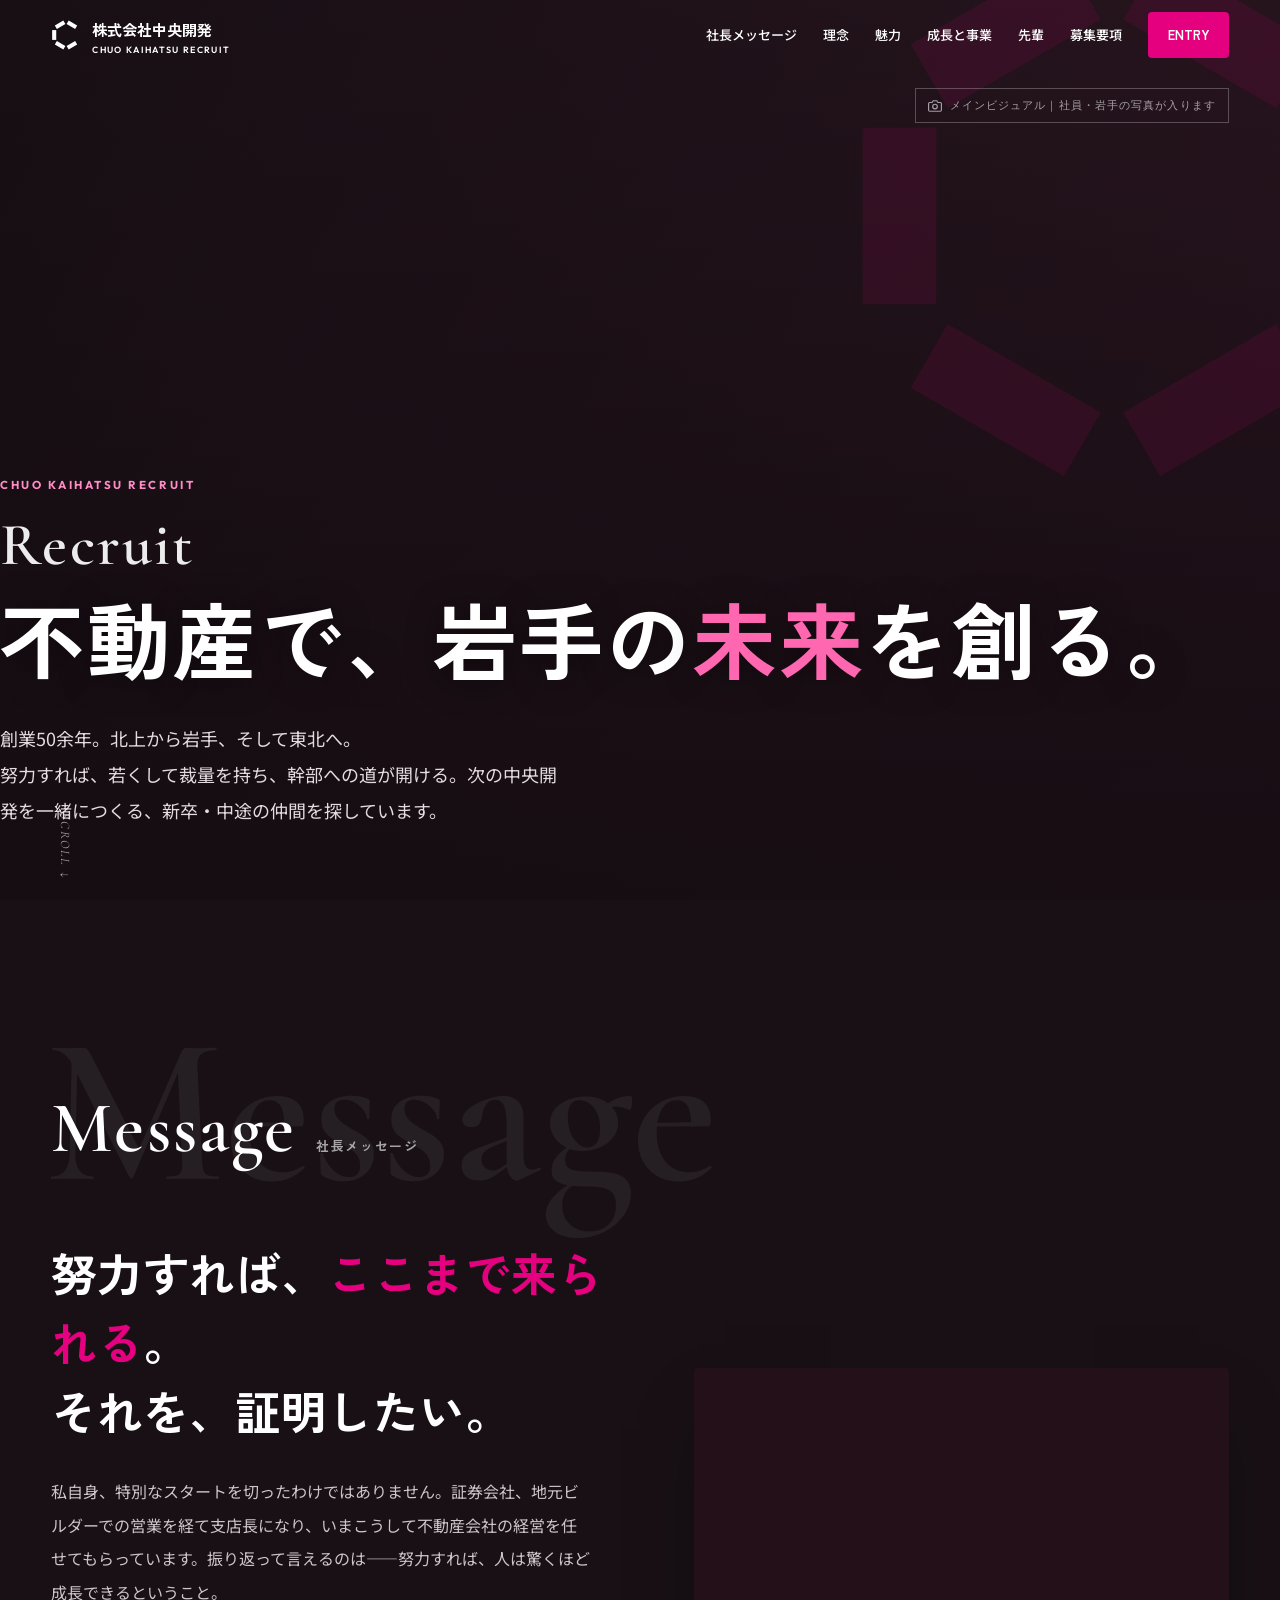
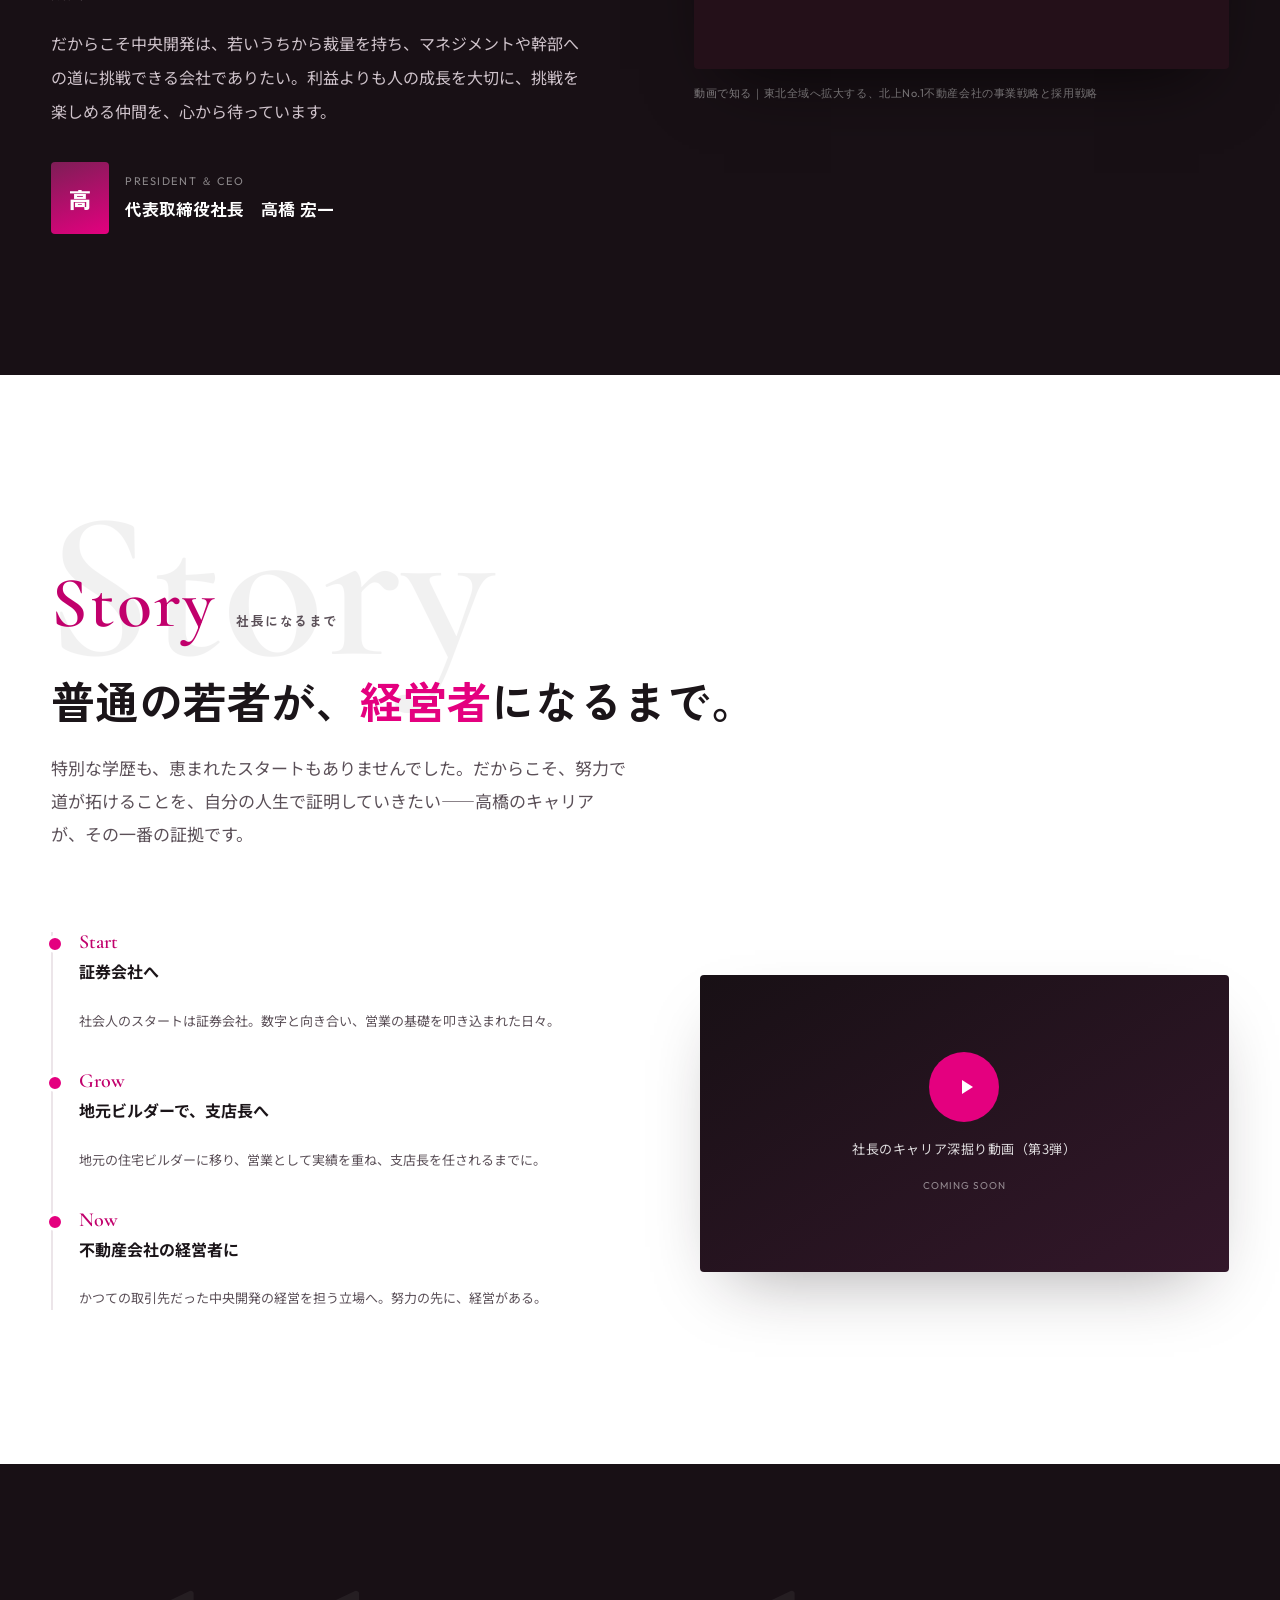
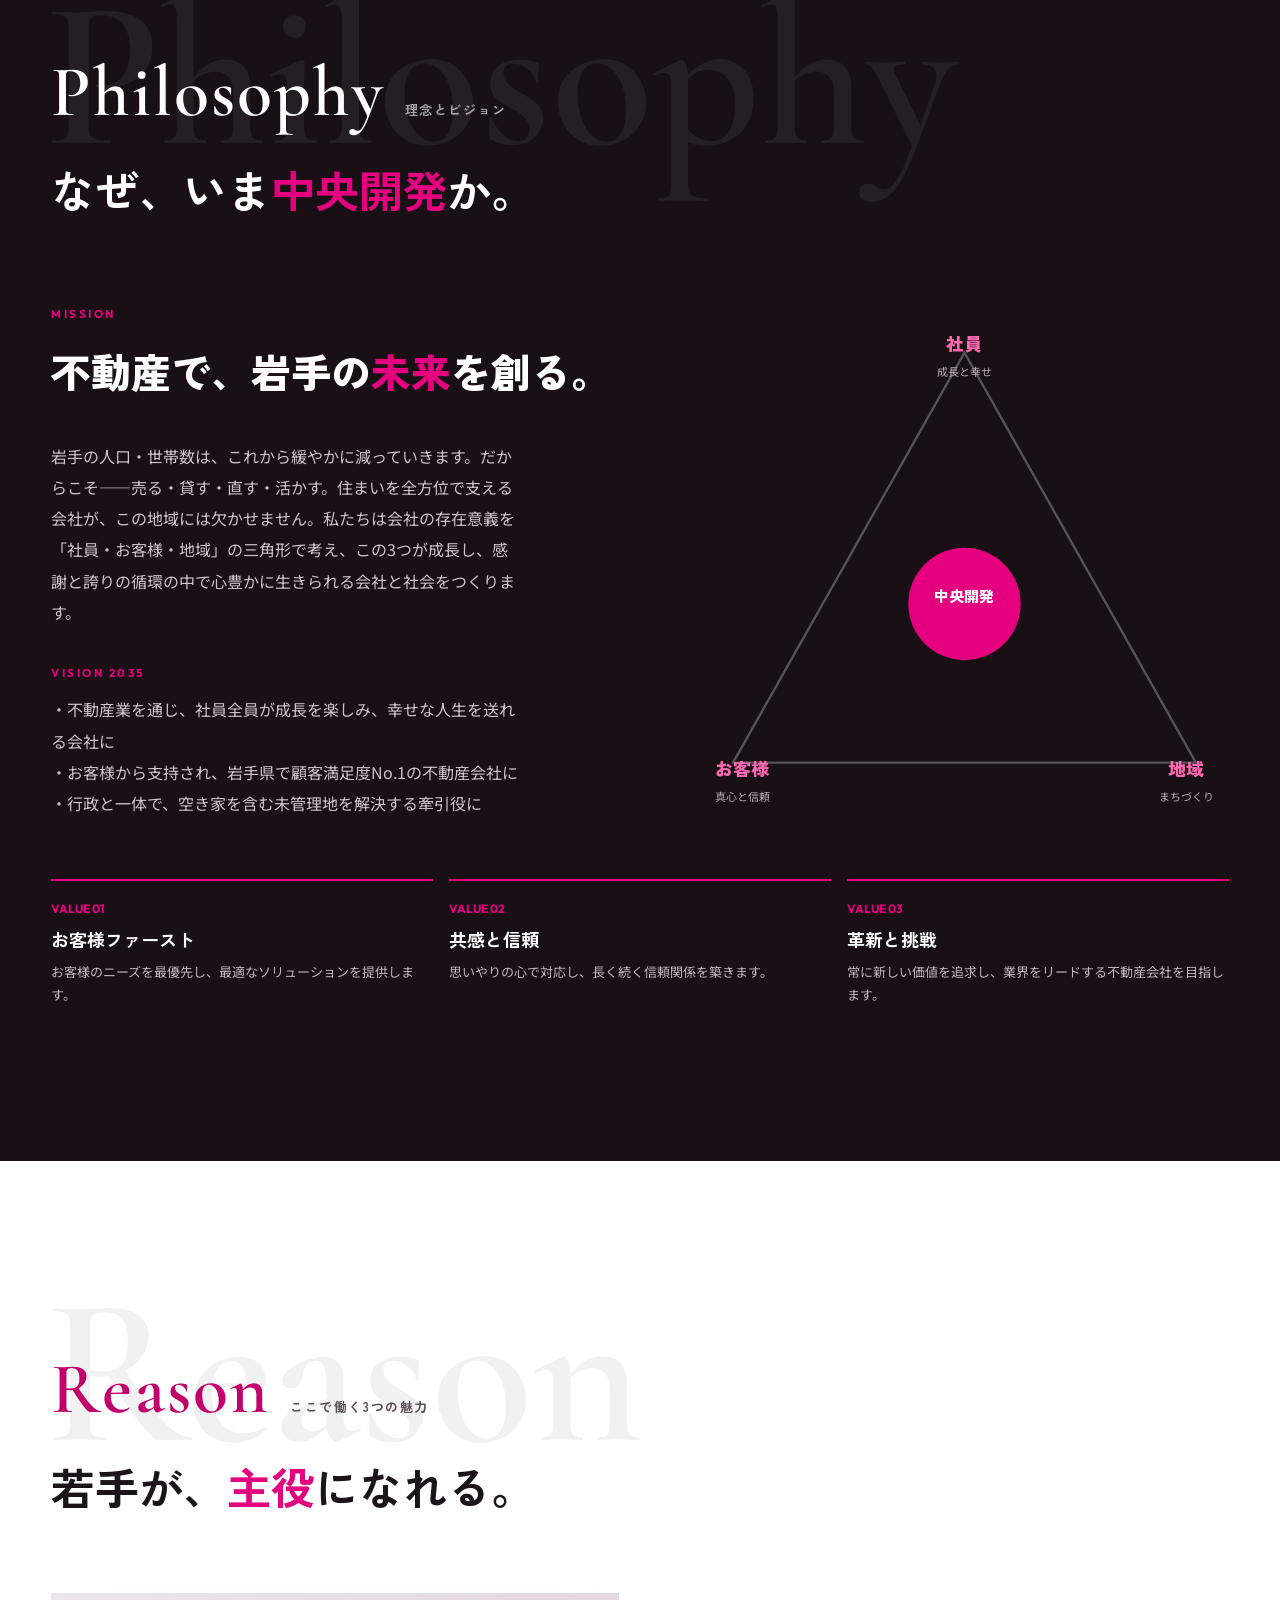
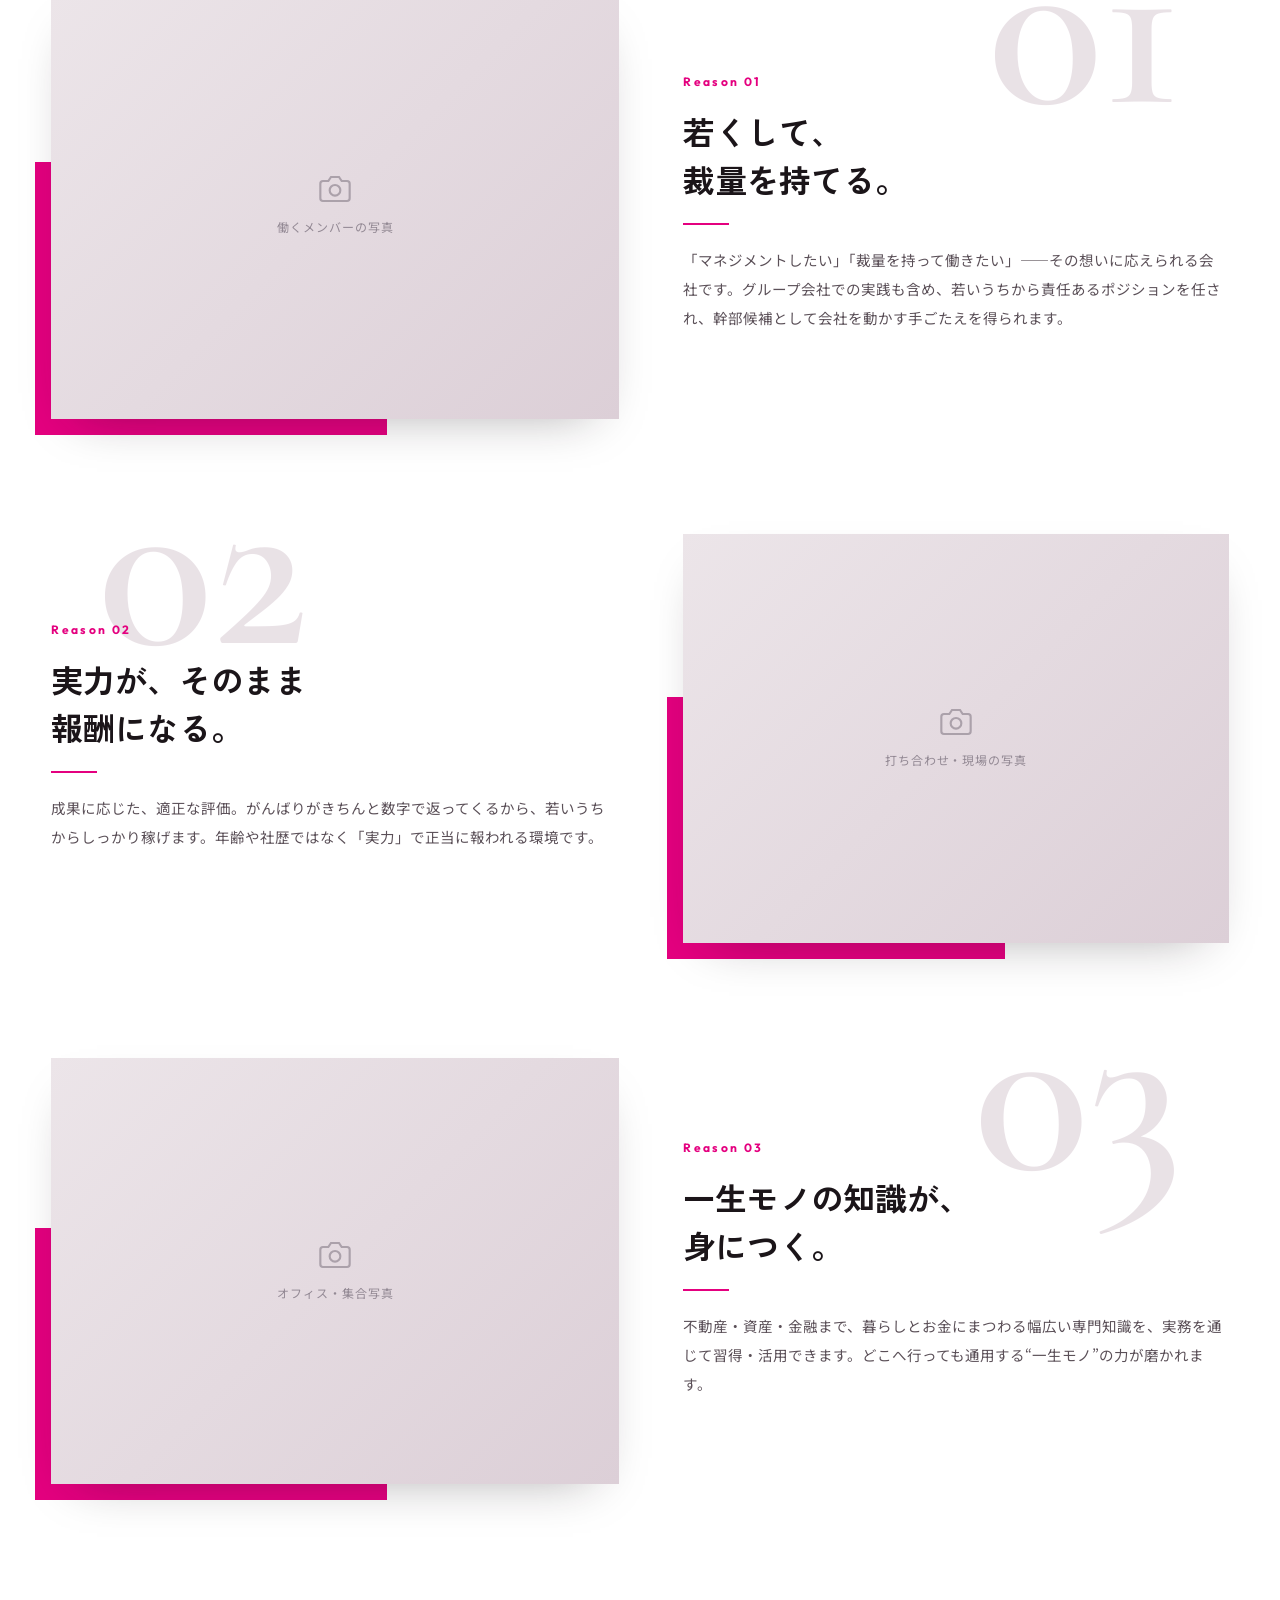
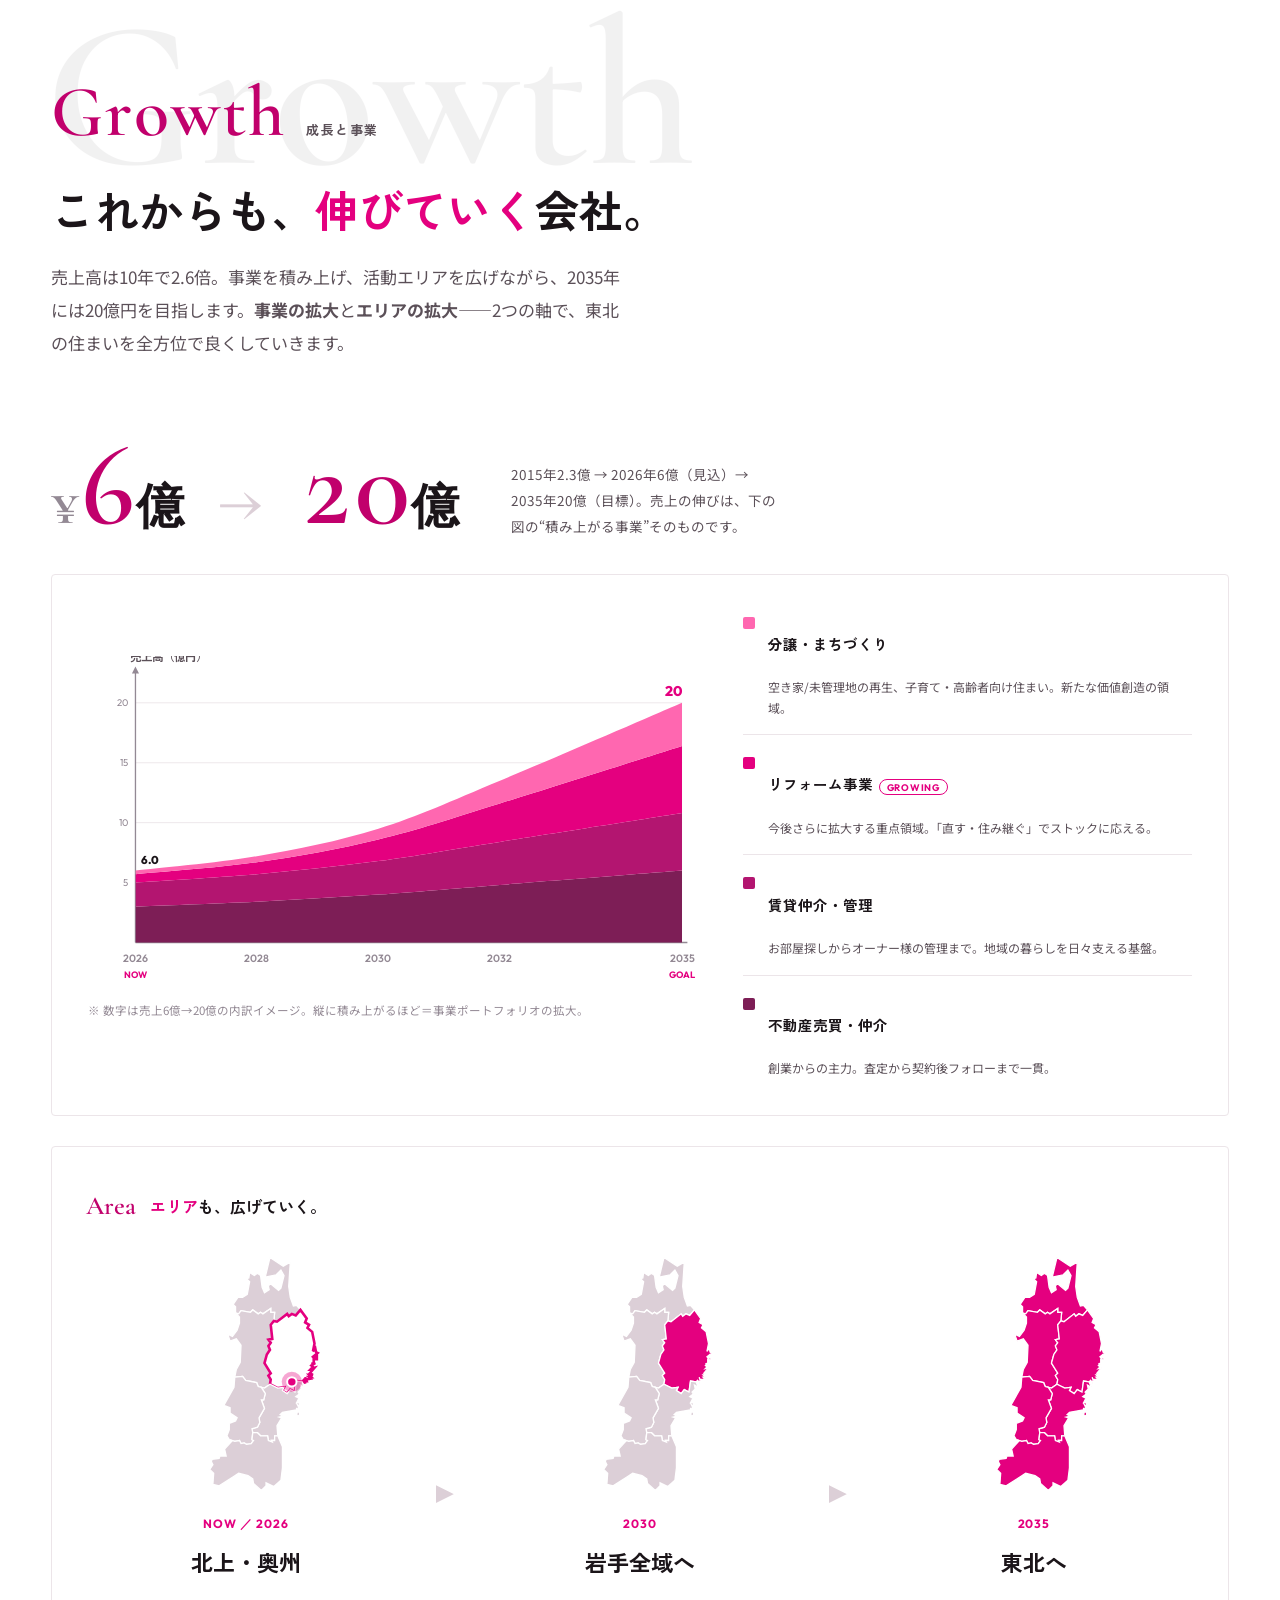
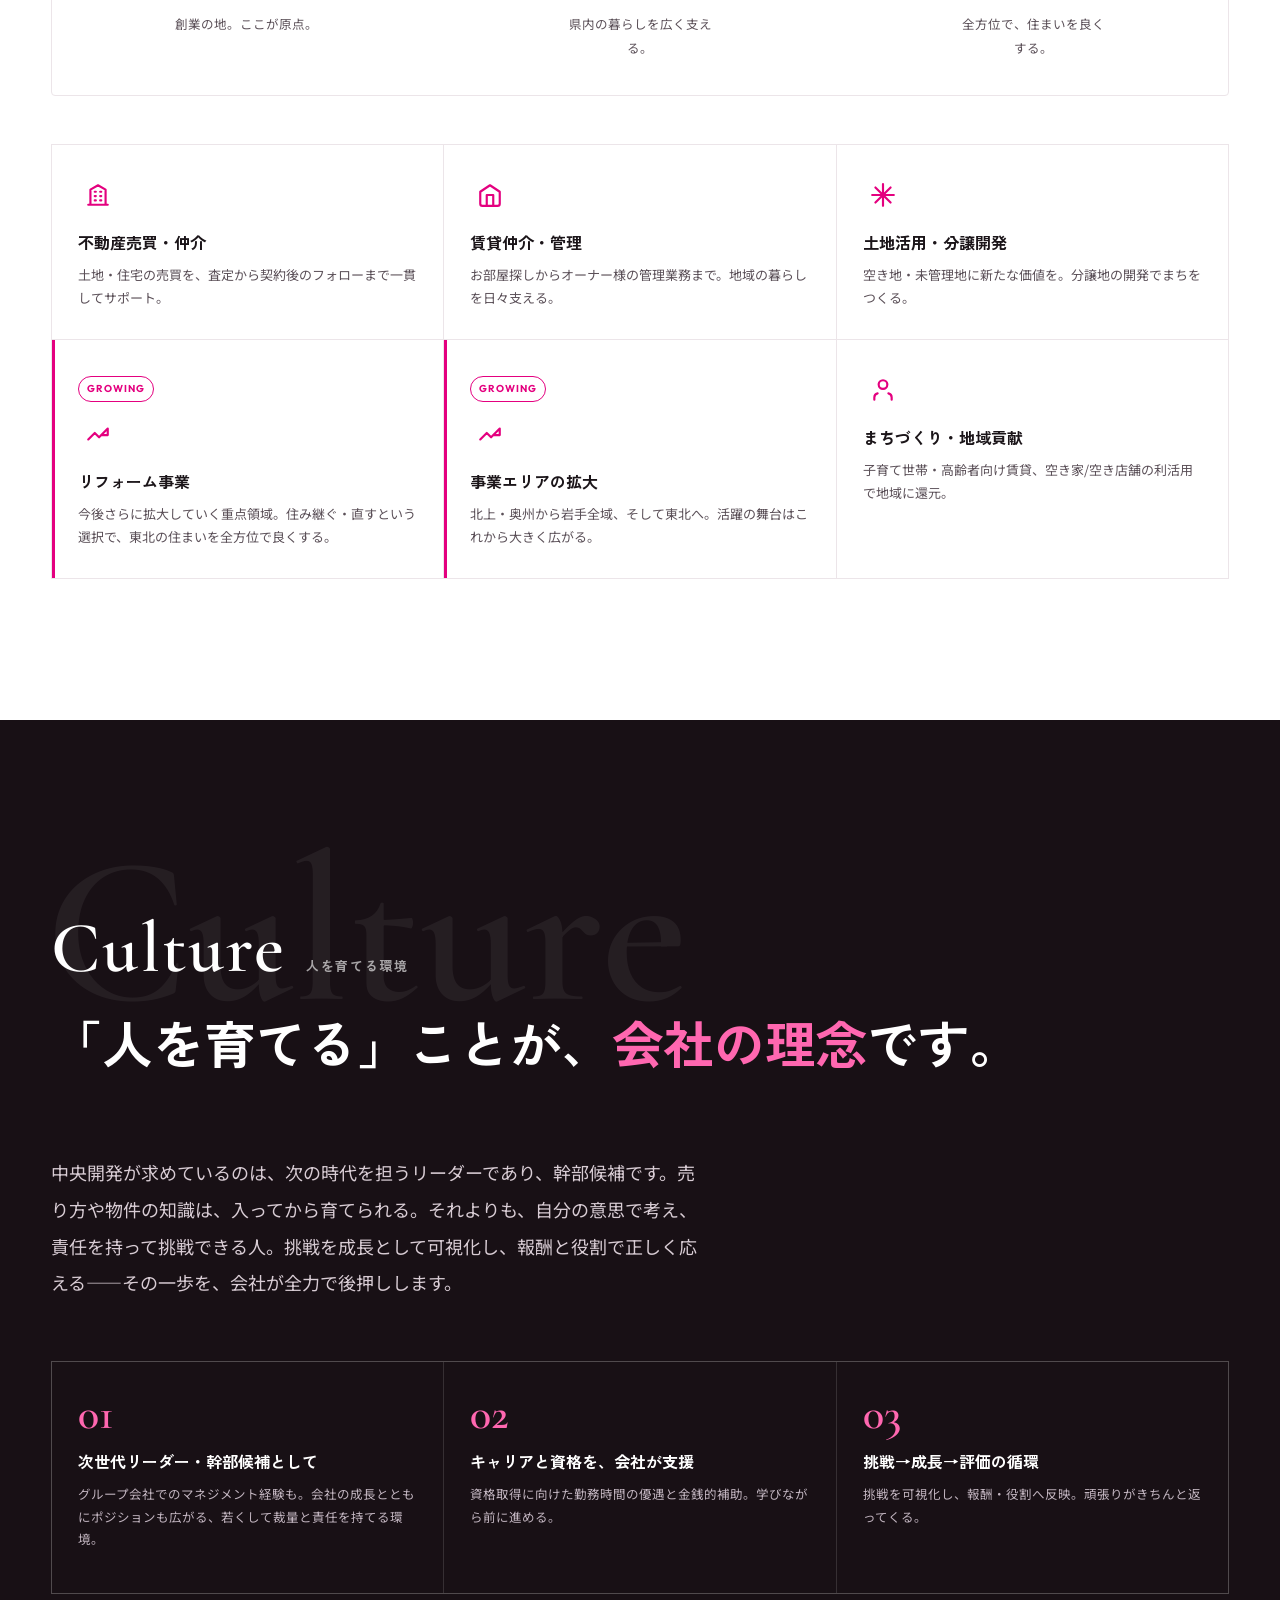
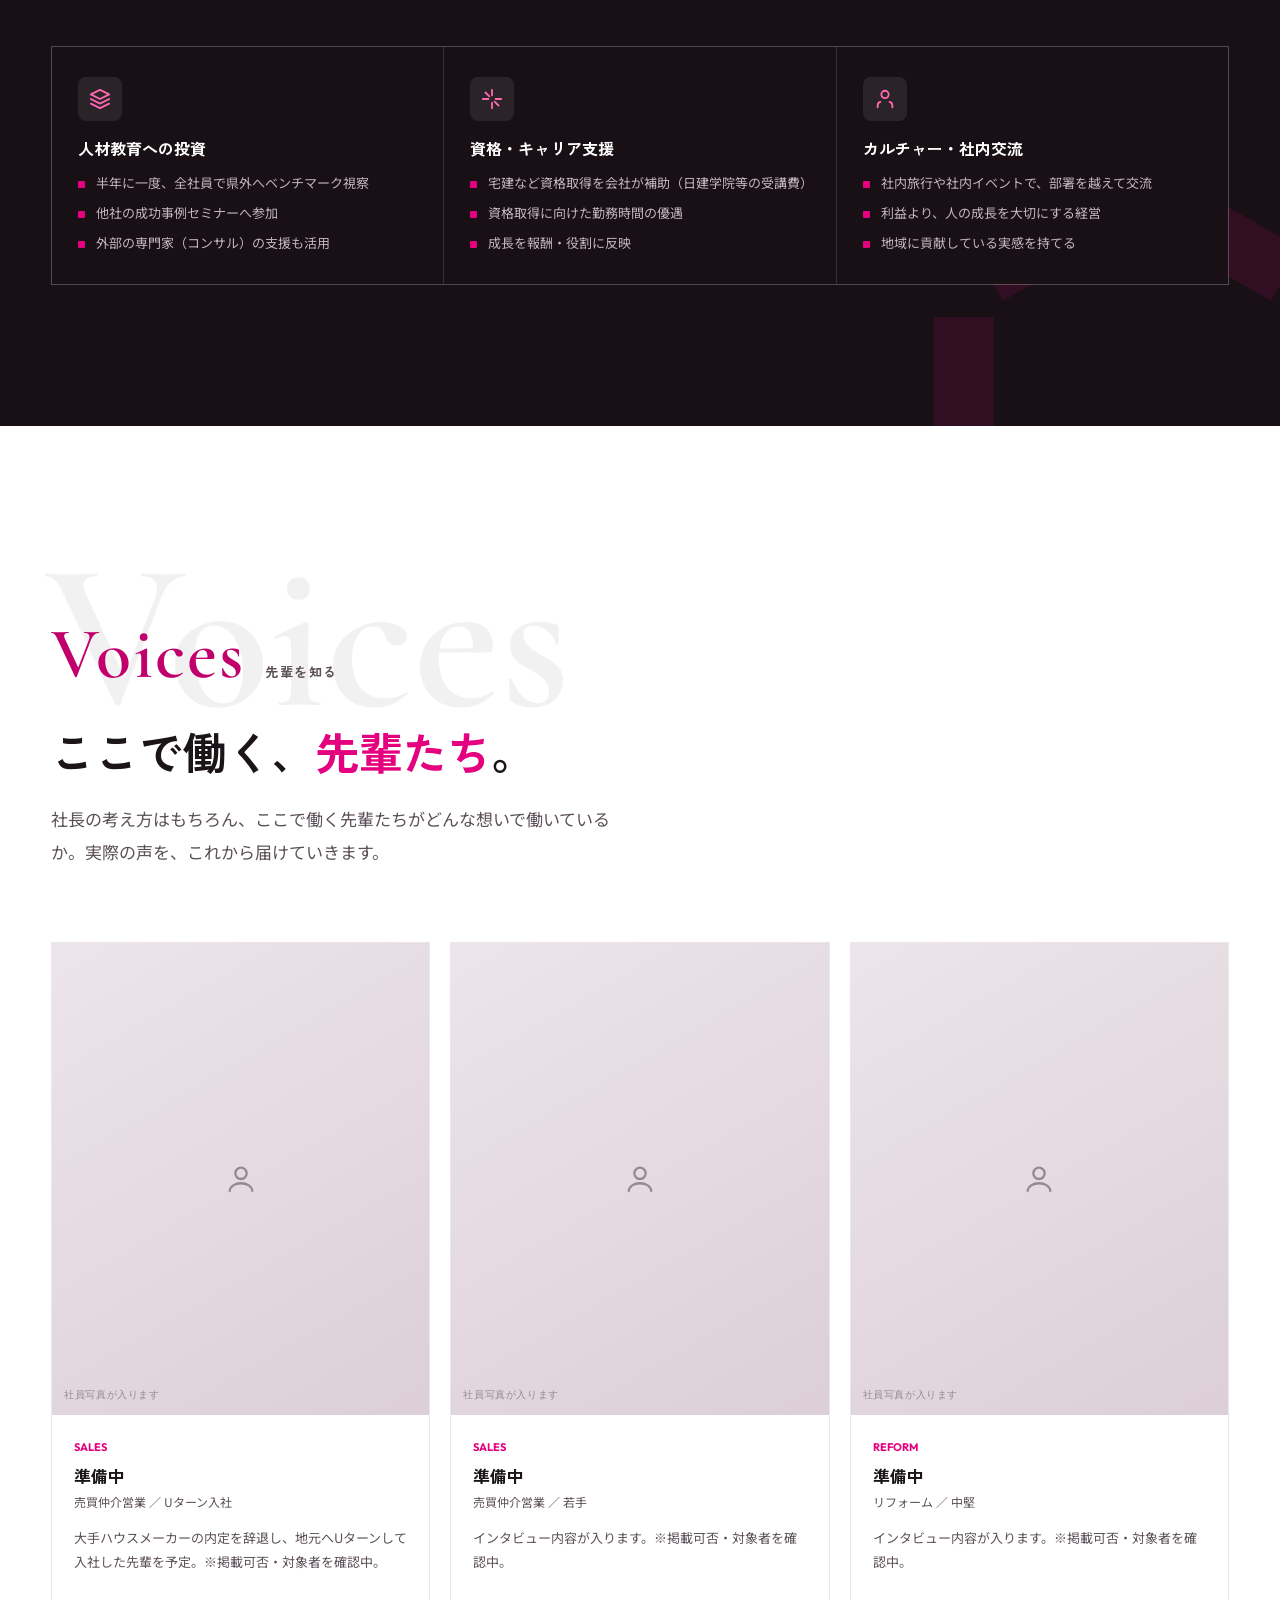
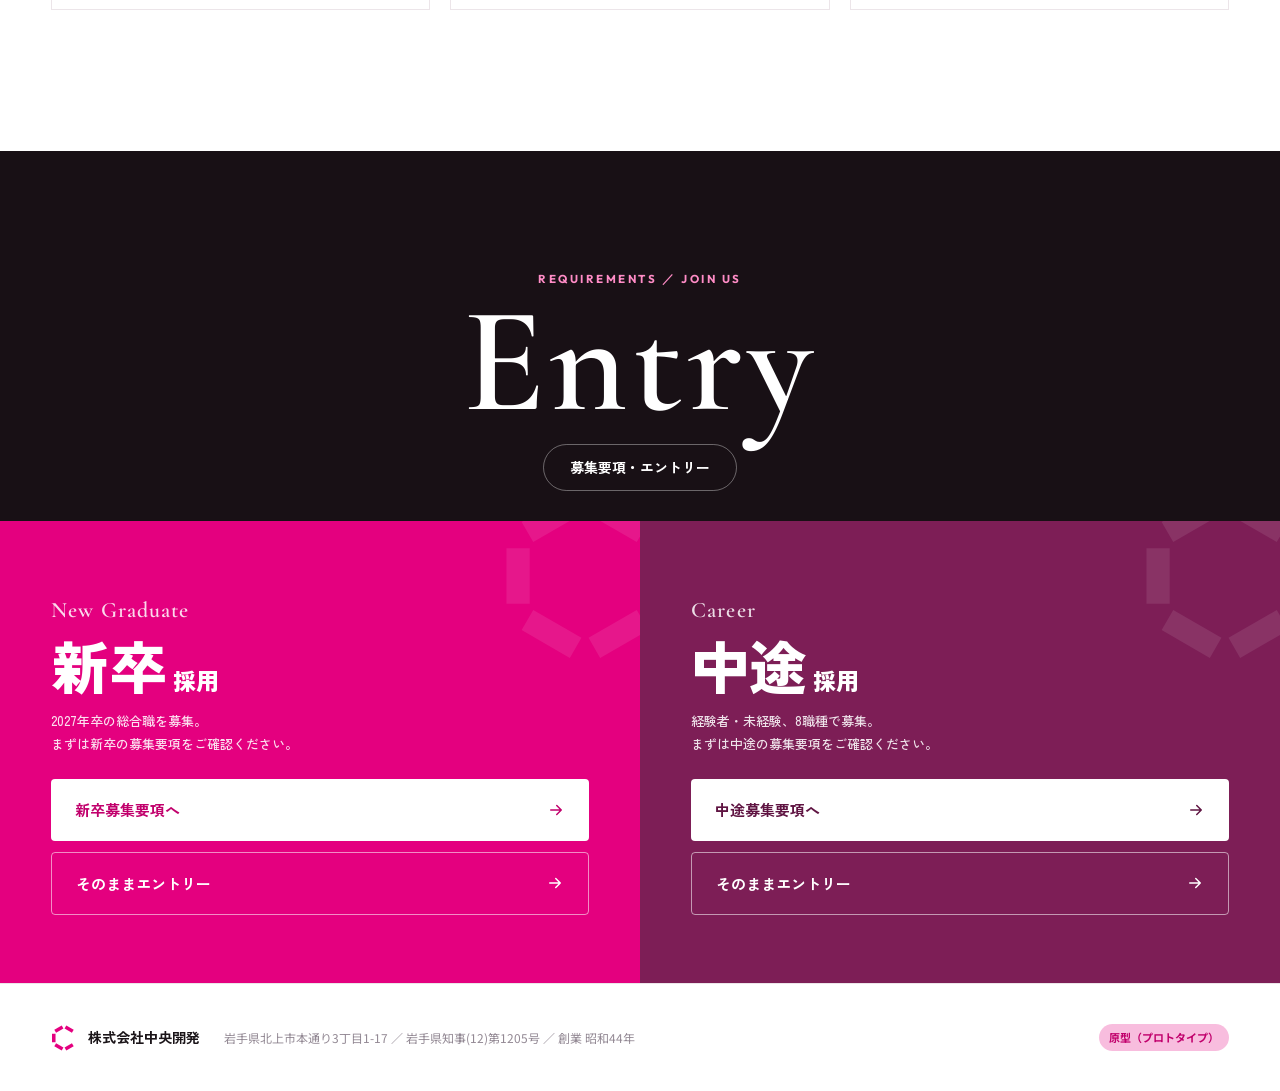
<file: index.html>
<!doctype html>
<html lang="ja">
<head>
<meta charset="utf-8">
<meta name="viewport" content="width=device-width, initial-scale=1">
<title>中央開発 採用サイト｜不動産で、岩手の未来を創る</title>
<meta name="description" content="株式会社中央開発（岩手・北上）の採用サイト。不動産の売買・賃貸・管理・リフォーム・まちづくりで、東北の住まいを全方位に。努力すれば、若くして裁量を持ち幹部へ。新卒・中途の次世代リーダーを募集します。">
<meta name="robots" content="index,follow">
<meta property="og:title" content="中央開発 採用サイト｜不動産で、岩手の未来を創る">
<meta property="og:type" content="website">
<link rel="icon" href="assets/img/logo.svg" type="image/svg+xml">
<link rel="preconnect" href="https://fonts.googleapis.com">
<link rel="preconnect" href="https://fonts.gstatic.com" crossorigin>
<link rel="stylesheet" href="https://fonts.googleapis.com/css2?family=Anton&family=Cormorant+Garamond:ital,wght@0,500;0,600;0,700;1,600&family=Zen+Kaku+Gothic+New:wght@500;700;900&family=Noto+Sans+JP:wght@400;500;700&family=Noto+Serif+JP:wght@600;700&family=Outfit:wght@500;600;700;800&display=swap">
<link rel="stylesheet" href="assets/css/base.css">
<link rel="stylesheet" href="assets/css/top.css">
</head>
<body>

<!-- 六角形Cロゴ symbol -->
<svg width="0" height="0" style="position:absolute" aria-hidden="true"><defs>
<g id="cmark"><g fill="none" stroke="currentColor" stroke-width="30" stroke-linecap="butt">
<line x1="74.48" y1="-57" x2="12.12" y2="-93"/><line x1="-12.12" y1="-93" x2="-74.48" y2="-57"/>
<line x1="-86.6" y1="-36" x2="-86.6" y2="36"/><line x1="-74.48" y1="57" x2="-12.12" y2="93"/>
<line x1="12.12" y1="93" x2="74.48" y2="57"/></g></g>
</defs></svg>

<header class="top ontop" id="top"><div class="wrap">
  <a class="brand" href="#hero"><svg class="logo" viewBox="-110 -110 220 220"><use href="#cmark"/></svg>
    <div><b>株式会社中央開発</b><span>CHUO KAIHATSU RECRUIT</span></div></a>
  <nav class="nav">
    <a href="#message">社長メッセージ</a><a href="#philosophy">理念</a>
    <a href="#reasons">魅力</a><a href="#growth">成長と事業</a><a href="#voices">先輩</a>
    <a href="#entry">募集要項</a><a class="cta" href="entry/">ENTRY</a>
  </nav>
</div></header>

<!-- ① FV -->
<section class="hero" id="hero">
  <div class="photo"></div>
  <svg class="cm" viewBox="-110 -110 220 220"><use href="#cmark"/></svg>
  <div class="photo-tag"><svg viewBox="0 0 24 24" fill="none" stroke="currentColor" stroke-width="2"><path d="M23 19a2 2 0 0 1-2 2H3a2 2 0 0 1-2-2V8a2 2 0 0 1 2-2h4l2-3h6l2 3h4a2 2 0 0 1 2 2z"/><circle cx="12" cy="13" r="4"/></svg>メインビジュアル｜社員・岩手の写真が入ります</div>
  <div class="wrap inner">
    <div class="label" style="color:#ff8cc6;margin-bottom:18px">Chuo Kaihatsu Recruit</div>
    <div class="kick disp">Recruit</div>
    <h1>不動産で、岩手の<span class="em">未来</span>を創る。</h1>
    <p class="lead">創業50余年。北上から岩手、そして東北へ。<br>努力すれば、若くして裁量を持ち、幹部への道が開ける。次の中央開発を一緒につくる、新卒・中途の仲間を探しています。</p>
  </div>
  <div class="scroll en">Scroll ↓</div>
</section>

<!-- ② 社長メッセージ -->
<section class="sec deep" id="message">
  <div class="wrap">
    <div class="shead reveal">
      <span class="ghost">Message</span>
      <div class="eyj"><span class="eng">Message</span><span class="jp">社長メッセージ</span></div>
    </div>
    <div class="msg-grid">
      <div class="msg reveal">
        <h2>努力すれば、<span class="em">ここまで来られる</span>。<br>それを、証明したい。</h2>
        <div class="body">
          <p>私自身、特別なスタートを切ったわけではありません。証券会社、地元ビルダーでの営業を経て支店長になり、いまこうして不動産会社の経営を任せてもらっています。振り返って言えるのは——努力すれば、人は驚くほど成長できるということ。</p>
          <p>だからこそ中央開発は、若いうちから裁量を持ち、マネジメントや幹部への道に挑戦できる会社でありたい。利益よりも人の成長を大切に、挑戦を楽しめる仲間を、心から待っています。</p>
        </div>
        <div class="sign"><div class="p">高</div>
          <div><small>PRESIDENT ＆ CEO</small><b>代表取締役社長　高橋 宏一</b></div></div>
      </div>
      <div class="media reveal">
        <div class="video">
          <iframe src="https://www.youtube.com/embed/DgNGnGkYfvY" title="「東北全域に拡大」創業58年目の北上市No.1の不動産会社の事業戦略と採用戦略とは？" loading="lazy" allow="accelerometer; autoplay; clipboard-write; encrypted-media; gyroscope; picture-in-picture; web-share" referrerpolicy="strict-origin-when-cross-origin" allowfullscreen></iframe>
        </div>
        <span class="cap">動画で知る｜東北全域へ拡大する、北上No.1不動産会社の事業戦略と採用戦略</span>
      </div>
    </div>
  </div>
</section>

<!-- ③ 社長ストーリー -->
<section class="sec white" id="story">
  <div class="wrap">
    <div class="shead reveal">
      <span class="ghost">Story</span>
      <div class="eyj"><span class="eng">Story</span><span class="jp">社長になるまで</span></div>
      <h2>普通の若者が、<span class="em">経営者</span>になるまで。</h2>
      <p>特別な学歴も、恵まれたスタートもありませんでした。だからこそ、努力で道が拓けることを、自分の人生で証明していきたい——高橋のキャリアが、その一番の証拠です。</p>
    </div>
    <div class="storygrid">
      <div class="reveal">
        <div class="timeline">
          <div class="tl"><div class="yr">Start</div><h4>証券会社へ</h4><p>社会人のスタートは証券会社。数字と向き合い、営業の基礎を叩き込まれた日々。</p></div>
          <div class="tl"><div class="yr">Grow</div><h4>地元ビルダーで、支店長へ</h4><p>地元の住宅ビルダーに移り、営業として実績を重ね、支店長を任されるまでに。</p></div>
          <div class="tl"><div class="yr">Now</div><h4>不動産会社の経営者に</h4><p>かつての取引先だった中央開発の経営を担う立場へ。努力の先に、経営がある。</p></div>
        </div>
      </div>
      <div class="reveal">
        <div class="vidph">
          <div class="play"><svg viewBox="0 0 24 24" fill="currentColor"><path d="M8 5v14l11-7z"/></svg></div>
          <div class="vt">社長のキャリア深掘り動画（第3弾）</div>
          <div class="vs">COMING SOON</div>
        </div>
      </div>
    </div>
  </div>
</section>

<!-- ④ 理念（MVV＋市場） -->
<section class="sec deep" id="philosophy">
  <div class="wrap">
    <div class="shead reveal">
      <span class="ghost">Philosophy</span>
      <div class="eyj"><span class="eng">Philosophy</span><span class="jp">理念とビジョン</span></div>
      <h2>なぜ、いま<span class="em">中央開発</span>か。</h2>
    </div>
    <div class="phi">
      <div class="reveal">
        <span class="label">Mission</span>
        <p class="mission">不動産で、岩手の<span class="em">未来</span>を創る。</p>
        <p class="mtxt">岩手の人口・世帯数は、これから緩やかに減っていきます。だからこそ——売る・貸す・直す・活かす。住まいを全方位で支える会社が、この地域には欠かせません。私たちは会社の存在意義を「社員・お客様・地域」の三角形で考え、この3つが成長し、感謝と誇りの循環の中で心豊かに生きられる会社と社会をつくります。</p>
        <span class="label vlabel">Vision 2035</span>
        <p class="mtxt" style="margin-top:10px">・不動産業を通じ、社員全員が成長を楽しみ、幸せな人生を送れる会社に<br>・お客様から支持され、岩手県で顧客満足度No.1の不動産会社に<br>・行政と一体で、空き家を含む未管理地を解決する牽引役に</p>
      </div>
      <div class="tri reveal">
        <svg viewBox="0 0 320 300" role="img" aria-label="社員・お客様・地域の三角形">
          <polygon class="edge" points="160,24 300,272 20,272"/>
          <circle class="core" cx="160" cy="176" r="34"/>
        </svg>
        <div class="trin" style="left:50%;top:8%"><div class="t">社員</div><div class="d">成長と幸せ</div></div>
        <div class="trin" style="left:92%;top:92%"><div class="t">地域</div><div class="d">まちづくり</div></div>
        <div class="trin" style="left:8%;top:92%"><div class="t">お客様</div><div class="d">真心と信頼</div></div>
        <div class="center"><b>中央開発</b></div>
      </div>
    </div>
    <div class="values">
      <div class="val reveal"><div class="vn">VALUE 01</div><h3>お客様ファースト</h3><p>お客様のニーズを最優先し、最適なソリューションを提供します。</p></div>
      <div class="val reveal"><div class="vn">VALUE 02</div><h3>共感と信頼</h3><p>思いやりの心で対応し、長く続く信頼関係を築きます。</p></div>
      <div class="val reveal"><div class="vn">VALUE 03</div><h3>革新と挑戦</h3><p>常に新しい価値を追求し、業界をリードする不動産会社を目指します。</p></div>
    </div>
  </div>
</section>

<!-- ⑤ 3つの魅力 -->
<section class="sec white" id="reasons">
  <div class="wrap">
    <div class="shead reveal">
      <span class="ghost">Reason</span>
      <div class="eyj"><span class="eng">Reason</span><span class="jp">ここで働く3つの魅力</span></div>
      <h2>若手が、<span class="em">主役</span>になれる。</h2>
    </div>
    <div class="reasons">
      <div class="reason reveal">
        <span class="rno">01</span>
        <div class="reason-photo"><div class="photo-slot"><svg viewBox="0 0 24 24" fill="none" stroke="currentColor" stroke-width="1.6"><path d="M23 19a2 2 0 0 1-2 2H3a2 2 0 0 1-2-2V8a2 2 0 0 1 2-2h4l2-3h6l2 3h4a2 2 0 0 1 2 2z"/><circle cx="12" cy="13" r="4"/></svg><span class="ptxt">働くメンバーの写真</span></div></div>
        <div class="reason-body">
          <span class="rlabel">Reason 01</span>
          <h3>若くして、<br>裁量を持てる。</h3>
          <div class="rule"></div>
          <p>「マネジメントしたい」「裁量を持って働きたい」——その想いに応えられる会社です。グループ会社での実践も含め、若いうちから責任あるポジションを任され、幹部候補として会社を動かす手ごたえを得られます。</p>
        </div>
      </div>
      <div class="reason rev reveal">
        <span class="rno">02</span>
        <div class="reason-photo"><div class="photo-slot"><svg viewBox="0 0 24 24" fill="none" stroke="currentColor" stroke-width="1.6"><path d="M23 19a2 2 0 0 1-2 2H3a2 2 0 0 1-2-2V8a2 2 0 0 1 2-2h4l2-3h6l2 3h4a2 2 0 0 1 2 2z"/><circle cx="12" cy="13" r="4"/></svg><span class="ptxt">打ち合わせ・現場の写真</span></div></div>
        <div class="reason-body">
          <span class="rlabel">Reason 02</span>
          <h3>実力が、そのまま<br>報酬になる。</h3>
          <div class="rule"></div>
          <p>成果に応じた、適正な評価。がんばりがきちんと数字で返ってくるから、若いうちからしっかり稼げます。年齢や社歴ではなく「実力」で正当に報われる環境です。</p>
        </div>
      </div>
      <div class="reason reveal">
        <span class="rno">03</span>
        <div class="reason-photo"><div class="photo-slot"><svg viewBox="0 0 24 24" fill="none" stroke="currentColor" stroke-width="1.6"><path d="M23 19a2 2 0 0 1-2 2H3a2 2 0 0 1-2-2V8a2 2 0 0 1 2-2h4l2-3h6l2 3h4a2 2 0 0 1 2 2z"/><circle cx="12" cy="13" r="4"/></svg><span class="ptxt">オフィス・集合写真</span></div></div>
        <div class="reason-body">
          <span class="rlabel">Reason 03</span>
          <h3>一生モノの知識が、<br>身につく。</h3>
          <div class="rule"></div>
          <p>不動産・資産・金融まで、暮らしとお金にまつわる幅広い専門知識を、実務を通じて習得・活用できます。どこへ行っても通用する“一生モノ”の力が磨かれます。</p>
        </div>
      </div>
    </div>
  </div>
</section>

<!-- ⑥ 成長 + 事業 -->
<section class="sec white" id="growth" style="padding-top:0">
  <div class="wrap">
    <div class="shead reveal">
      <span class="ghost">Growth</span>
      <div class="eyj"><span class="eng">Growth</span><span class="jp">成長と事業</span></div>
      <h2>これからも、<span class="em">伸びていく</span>会社。</h2>
      <p>売上高は10年で2.6倍。事業を積み上げ、活動エリアを広げながら、2035年には20億円を目指します。<strong>事業の拡大</strong>と<strong>エリアの拡大</strong>——2つの軸で、東北の住まいを全方位で良くしていきます。</p>
    </div>

    <div class="growth-lead reveal">
      <div class="big"><s>¥</s>6<em>億</em> <span class="arw">→</span> 20<em>億</em></div>
      <div style="max-width:34ch;color:var(--ink-2);font-size:13.5px">2015年2.3億 → 2026年6億（見込）→ 2035年20億（目標）。売上の伸びは、下の図の“積み上がる事業”そのものです。</div>
    </div>

    <div class="chartwrap reveal">
      <div>
        <svg id="areaChart" viewBox="0 0 690 372" role="img" aria-label="事業別売上の積み上げ推移グラフ（2026年6億から2035年20億）"></svg>
        <p class="chart-cap">※ 数字は売上6億→20億の内訳イメージ。縦に積み上がるほど＝事業ポートフォリオの拡大。</p>
      </div>
      <div class="layers">
        <div class="ly"><span class="sw" style="background:#ff67b0"></span><div><h4>分譲・まちづくり</h4><p>空き家/未管理地の再生、子育て・高齢者向け住まい。新たな価値創造の領域。</p></div></div>
        <div class="ly"><span class="sw" style="background:#e4007f"></span><div><h4>リフォーム事業<span class="gtag">GROWING</span></h4><p>今後さらに拡大する重点領域。「直す・住み継ぐ」でストックに応える。</p></div></div>
        <div class="ly"><span class="sw" style="background:#b31570"></span><div><h4>賃貸仲介・管理</h4><p>お部屋探しからオーナー様の管理まで。地域の暮らしを日々支える基盤。</p></div></div>
        <div class="ly"><span class="sw" style="background:#7d1e56"></span><div><h4>不動産売買・仲介</h4><p>創業からの主力。査定から契約後フォローまで一貫。</p></div></div>
      </div>
    </div>

    <div class="area-exp reveal">
      <div class="hd"><span class="eng">Area</span><h3><span class="em">エリア</span>も、広げていく。</h3></div>
      <div class="area-maps">
        <div class="mstage"><div class="map s1" id="map1"></div>
          <div class="minfo"><span class="yr">NOW ／ 2026</span><h4>北上・奥州</h4><p>創業の地。ここが原点。</p></div></div>
        <div class="marrow">▶</div>
        <div class="mstage"><div class="map s2" id="map2"></div>
          <div class="minfo"><span class="yr">2030</span><h4>岩手全域へ</h4><p>県内の暮らしを広く支える。</p></div></div>
        <div class="marrow">▶</div>
        <div class="mstage"><div class="map s3" id="map3"></div>
          <div class="minfo"><span class="yr">2035</span><h4>東北へ</h4><p>全方位で、住まいを良くする。</p></div></div>
      </div>
    </div>

    <div class="biz">
      <div class="card reveal"><div class="ic"><svg viewBox="0 0 24 24" fill="none" stroke="currentColor" stroke-width="2" stroke-linecap="round" stroke-linejoin="round"><path d="M3 21h18M5 21V7l7-4 7 4v14M9 9h1m4 0h1M9 13h1m4 0h1M9 17h1m4 0h1"/></svg></div><h3>不動産売買・仲介</h3><p>土地・住宅の売買を、査定から契約後のフォローまで一貫してサポート。</p></div>
      <div class="card reveal"><div class="ic"><svg viewBox="0 0 24 24" fill="none" stroke="currentColor" stroke-width="2" stroke-linecap="round" stroke-linejoin="round"><path d="M3 9l9-6 9 6v11a2 2 0 0 1-2 2H5a2 2 0 0 1-2-2z"/><path d="M9 22V12h6v10"/></svg></div><h3>賃貸仲介・管理</h3><p>お部屋探しからオーナー様の管理業務まで。地域の暮らしを日々支える。</p></div>
      <div class="card reveal"><div class="ic"><svg viewBox="0 0 24 24" fill="none" stroke="currentColor" stroke-width="2" stroke-linecap="round" stroke-linejoin="round"><path d="M12 2v20M2 12h20M5 5l14 14M19 5L5 19"/></svg></div><h3>土地活用・分譲開発</h3><p>空き地・未管理地に新たな価値を。分譲地の開発でまちをつくる。</p></div>
      <div class="card expand reveal"><span class="tagx">GROWING</span><div class="ic"><svg viewBox="0 0 24 24" fill="none" stroke="currentColor" stroke-width="2" stroke-linecap="round" stroke-linejoin="round"><path d="M3 17l6-6 4 4 8-8M21 7v6h-6"/></svg></div><h3>リフォーム事業</h3><p>今後さらに拡大していく重点領域。住み継ぐ・直すという選択で、東北の住まいを全方位で良くする。</p></div>
      <div class="card expand reveal"><span class="tagx">GROWING</span><div class="ic"><svg viewBox="0 0 24 24" fill="none" stroke="currentColor" stroke-width="2" stroke-linecap="round" stroke-linejoin="round"><path d="M3 17l6-6 4 4 8-8M21 7v6h-6"/></svg></div><h3>事業エリアの拡大</h3><p>北上・奥州から岩手全域、そして東北へ。活躍の舞台はこれから大きく広がる。</p></div>
      <div class="card reveal"><div class="ic"><svg viewBox="0 0 24 24" fill="none" stroke="currentColor" stroke-width="2" stroke-linecap="round" stroke-linejoin="round"><path d="M20 21v-2a4 4 0 0 0-3-3.87M4 21v-2a4 4 0 0 1 3-3.87M12 11a4 4 0 1 0 0-8 4 4 0 0 0 0 8z"/></svg></div><h3>まちづくり・地域貢献</h3><p>子育て世帯・高齢者向け賃貸、空き家/空き店舗の利活用で地域に還元。</p></div>
    </div>
  </div>
</section>

<!-- ⑦ 人を育てる環境 -->
<section class="sec deep people" id="env">
  <svg class="cm" viewBox="-110 -110 220 220"><use href="#cmark"/></svg>
  <div class="wrap">
    <div class="shead reveal">
      <span class="ghost">Culture</span>
      <div class="eyj"><span class="eng">Culture</span><span class="jp">人を育てる環境</span></div>
      <h2>「人を育てる」ことが、<span class="em">会社の理念</span>です。</h2>
    </div>
    <p class="lead reveal">中央開発が求めているのは、次の時代を担うリーダーであり、幹部候補です。売り方や物件の知識は、入ってから育てられる。それよりも、自分の意思で考え、責任を持って挑戦できる人。挑戦を成長として可視化し、報酬と役割で正しく応える——その一歩を、会社が全力で後押しします。</p>
    <div class="pillars">
      <div class="it reveal"><div class="n">01</div><h3>次世代リーダー・幹部候補として</h3><p>グループ会社でのマネジメント経験も。会社の成長とともにポジションも広がる、若くして裁量と責任を持てる環境。</p></div>
      <div class="it reveal"><div class="n">02</div><h3>キャリアと資格を、会社が支援</h3><p>資格取得に向けた勤務時間の優遇と金銭的補助。学びながら前に進める。</p></div>
      <div class="it reveal"><div class="n">03</div><h3>挑戦→成長→評価の循環</h3><p>挑戦を可視化し、報酬・役割へ反映。頑張りがきちんと返ってくる。</p></div>
    </div>
    <div class="env">
      <div class="envc reveal"><div class="ic"><svg viewBox="0 0 24 24" fill="none" stroke="currentColor" stroke-width="2" stroke-linecap="round" stroke-linejoin="round"><path d="M12 2L2 7l10 5 10-5zM2 17l10 5 10-5M2 12l10 5 10-5"/></svg></div>
        <h3>人材教育への投資</h3><ul><li>半年に一度、全社員で県外へベンチマーク視察</li><li>他社の成功事例セミナーへ参加</li><li>外部の専門家（コンサル）の支援も活用</li></ul></div>
      <div class="envc reveal"><div class="ic"><svg viewBox="0 0 24 24" fill="none" stroke="currentColor" stroke-width="2" stroke-linecap="round" stroke-linejoin="round"><path d="M12 2v6M12 22v-6M4.9 4.9l4.2 4.2M14.9 14.9l4.2 4.2M2 12h6M22 12h-6"/></svg></div>
        <h3>資格・キャリア支援</h3><ul><li>宅建など資格取得を会社が補助（日建学院等の受講費）</li><li>資格取得に向けた勤務時間の優遇</li><li>成長を報酬・役割に反映</li></ul></div>
      <div class="envc reveal"><div class="ic"><svg viewBox="0 0 24 24" fill="none" stroke="currentColor" stroke-width="2" stroke-linecap="round" stroke-linejoin="round"><path d="M20 21v-2a4 4 0 0 0-3-3.87M4 21v-2a4 4 0 0 1 3-3.87M12 11a4 4 0 1 0 0-8 4 4 0 0 0 0 8z"/></svg></div>
        <h3>カルチャー・社内交流</h3><ul><li>社内旅行や社内イベントで、部署を越えて交流</li><li>利益より、人の成長を大切にする経営</li><li>地域に貢献している実感を持てる</li></ul></div>
    </div>
  </div>
</section>

<!-- ⑧ 先輩を知る -->
<section class="sec white voices" id="voices">
  <div class="wrap">
    <div class="shead reveal">
      <span class="ghost">Voices</span>
      <div class="eyj"><span class="eng">Voices</span><span class="jp">先輩を知る</span></div>
      <h2>ここで働く、<span class="em">先輩たち</span>。</h2>
      <p>社長の考え方はもちろん、ここで働く先輩たちがどんな想いで働いているか。実際の声を、これから届けていきます。</p>
    </div>
    <div class="ivs">
      <div class="iv reveal"><div class="ph"><svg viewBox="0 0 24 24" fill="none" stroke="currentColor" stroke-width="1.6"><circle cx="12" cy="8" r="4"/><path d="M4 21c0-4 4-6 8-6s8 2 8 6"/></svg><span class="tag">社員写真が入ります</span></div>
        <div class="b"><div class="jn">SALES</div><h3>準備中</h3><div class="role">売買仲介営業 ／ Uターン入社</div><p>大手ハウスメーカーの内定を辞退し、地元へUターンして入社した先輩を予定。※掲載可否・対象者を確認中。</p></div></div>
      <div class="iv reveal"><div class="ph"><svg viewBox="0 0 24 24" fill="none" stroke="currentColor" stroke-width="1.6"><circle cx="12" cy="8" r="4"/><path d="M4 21c0-4 4-6 8-6s8 2 8 6"/></svg><span class="tag">社員写真が入ります</span></div>
        <div class="b"><div class="jn">SALES</div><h3>準備中</h3><div class="role">売買仲介営業 ／ 若手</div><p>インタビュー内容が入ります。※掲載可否・対象者を確認中。</p></div></div>
      <div class="iv reveal"><div class="ph"><svg viewBox="0 0 24 24" fill="none" stroke="currentColor" stroke-width="1.6"><circle cx="12" cy="8" r="4"/><path d="M4 21c0-4 4-6 8-6s8 2 8 6"/></svg><span class="tag">社員写真が入ります</span></div>
        <div class="b"><div class="jn">REFORM</div><h3>準備中</h3><div class="role">リフォーム ／ 中堅</div><p>インタビュー内容が入ります。※掲載可否・対象者を確認中。</p></div></div>
    </div>
  </div>
</section>

<!-- ⑨ 募集要項（新卒／中途 分岐） -->
<section id="entry">
  <div class="entry-band"><div style="position:relative;z-index:2">
    <span class="label" style="color:#ff8cc6">Requirements ／ Join Us</span>
    <div class="big">Entry</div><div class="pill">募集要項・エントリー</div>
  </div></div>
  <div class="split">
    <div class="panel shinso">
      <svg class="cms" viewBox="-110 -110 220 220"><use href="#cmark"/></svg>
      <div class="kanji"><div class="rc">New Graduate</div><div class="jp">新卒<small>採用</small></div>
        <div class="pdesc">2027年卒の総合職を募集。<br>まずは新卒の募集要項をご確認ください。</div></div>
      <div class="btns">
        <a class="fill" href="shinsotsu/">新卒募集要項へ<svg viewBox="0 0 24 24" fill="none" stroke="currentColor" stroke-width="2" stroke-linecap="round" stroke-linejoin="round"><path d="M5 12h14M13 6l6 6-6 6"/></svg></a>
        <a class="line" href="entry/">そのままエントリー<svg viewBox="0 0 24 24" fill="none" stroke="currentColor" stroke-width="2" stroke-linecap="round" stroke-linejoin="round"><path d="M5 12h14M13 6l6 6-6 6"/></svg></a>
      </div>
    </div>
    <div class="panel chuto">
      <svg class="cms" viewBox="-110 -110 220 220"><use href="#cmark"/></svg>
      <div class="kanji"><div class="rc">Career</div><div class="jp">中途<small>採用</small></div>
        <div class="pdesc">経験者・未経験、8職種で募集。<br>まずは中途の募集要項をご確認ください。</div></div>
      <div class="btns">
        <a class="fill" href="chuto/">中途募集要項へ<svg viewBox="0 0 24 24" fill="none" stroke="currentColor" stroke-width="2" stroke-linecap="round" stroke-linejoin="round"><path d="M5 12h14M13 6l6 6-6 6"/></svg></a>
        <a class="line" href="entry/">そのままエントリー<svg viewBox="0 0 24 24" fill="none" stroke="currentColor" stroke-width="2" stroke-linecap="round" stroke-linejoin="round"><path d="M5 12h14M13 6l6 6-6 6"/></svg></a>
      </div>
    </div>
  </div>
</section>

<footer><div class="wrap">
  <a class="brand" href="#hero" style="text-decoration:none;color:inherit"><svg class="logo" viewBox="-110 -110 220 220" style="width:26px;height:26px;color:var(--brand)"><use href="#cmark"/></svg><b>株式会社中央開発</b></a>
  <span>岩手県北上市本通り3丁目1-17 ／ 岩手県知事(12)第1205号 ／ 創業 昭和44年</span>
  <span class="proto">原型（プロトタイプ）</span>
</div></footer>

<div class="rail" id="rail">
  <a class="s" href="shinsotsu/"><small>Recruit</small>新卒募集要項<svg viewBox="0 0 24 24" fill="none" stroke="currentColor" stroke-width="2" stroke-linecap="round" stroke-linejoin="round"><path d="M7 17L17 7M9 7h8v8"/></svg></a>
  <a class="c" href="chuto/"><small>Recruit</small>中途募集要項<svg viewBox="0 0 24 24" fill="none" stroke="currentColor" stroke-width="2" stroke-linecap="round" stroke-linejoin="round"><path d="M7 17L17 7M9 7h8v8"/></svg></a>
</div>
<button class="backtop" id="backtop" aria-label="トップへ戻る"><svg viewBox="0 0 24 24" fill="none" stroke="currentColor" stroke-width="2.4" stroke-linecap="round" stroke-linejoin="round"><path d="M6 15l6-6 6 6"/></svg></button>

<script src="assets/js/main.js" defer></script>
<script src="assets/js/chart.js" defer></script>
<script src="assets/js/map.js" defer></script>
</body>
</html>
</file>
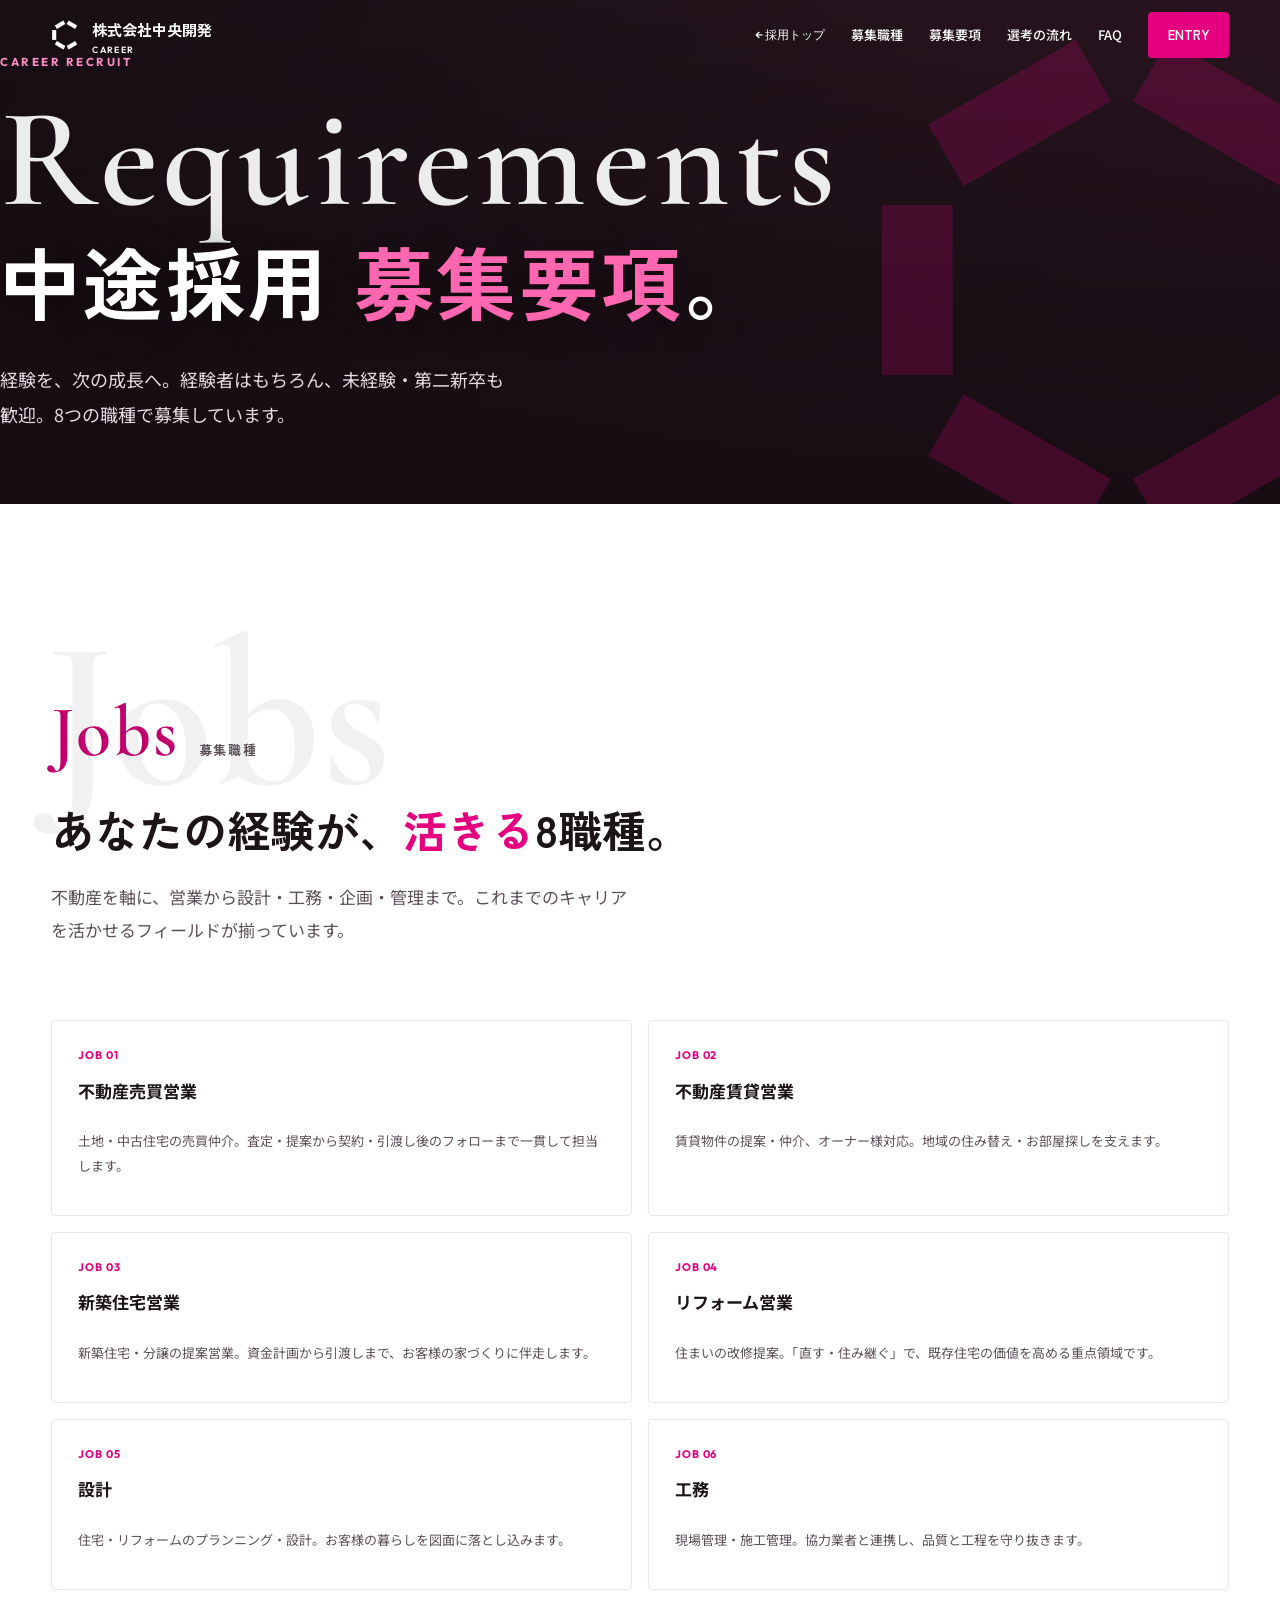
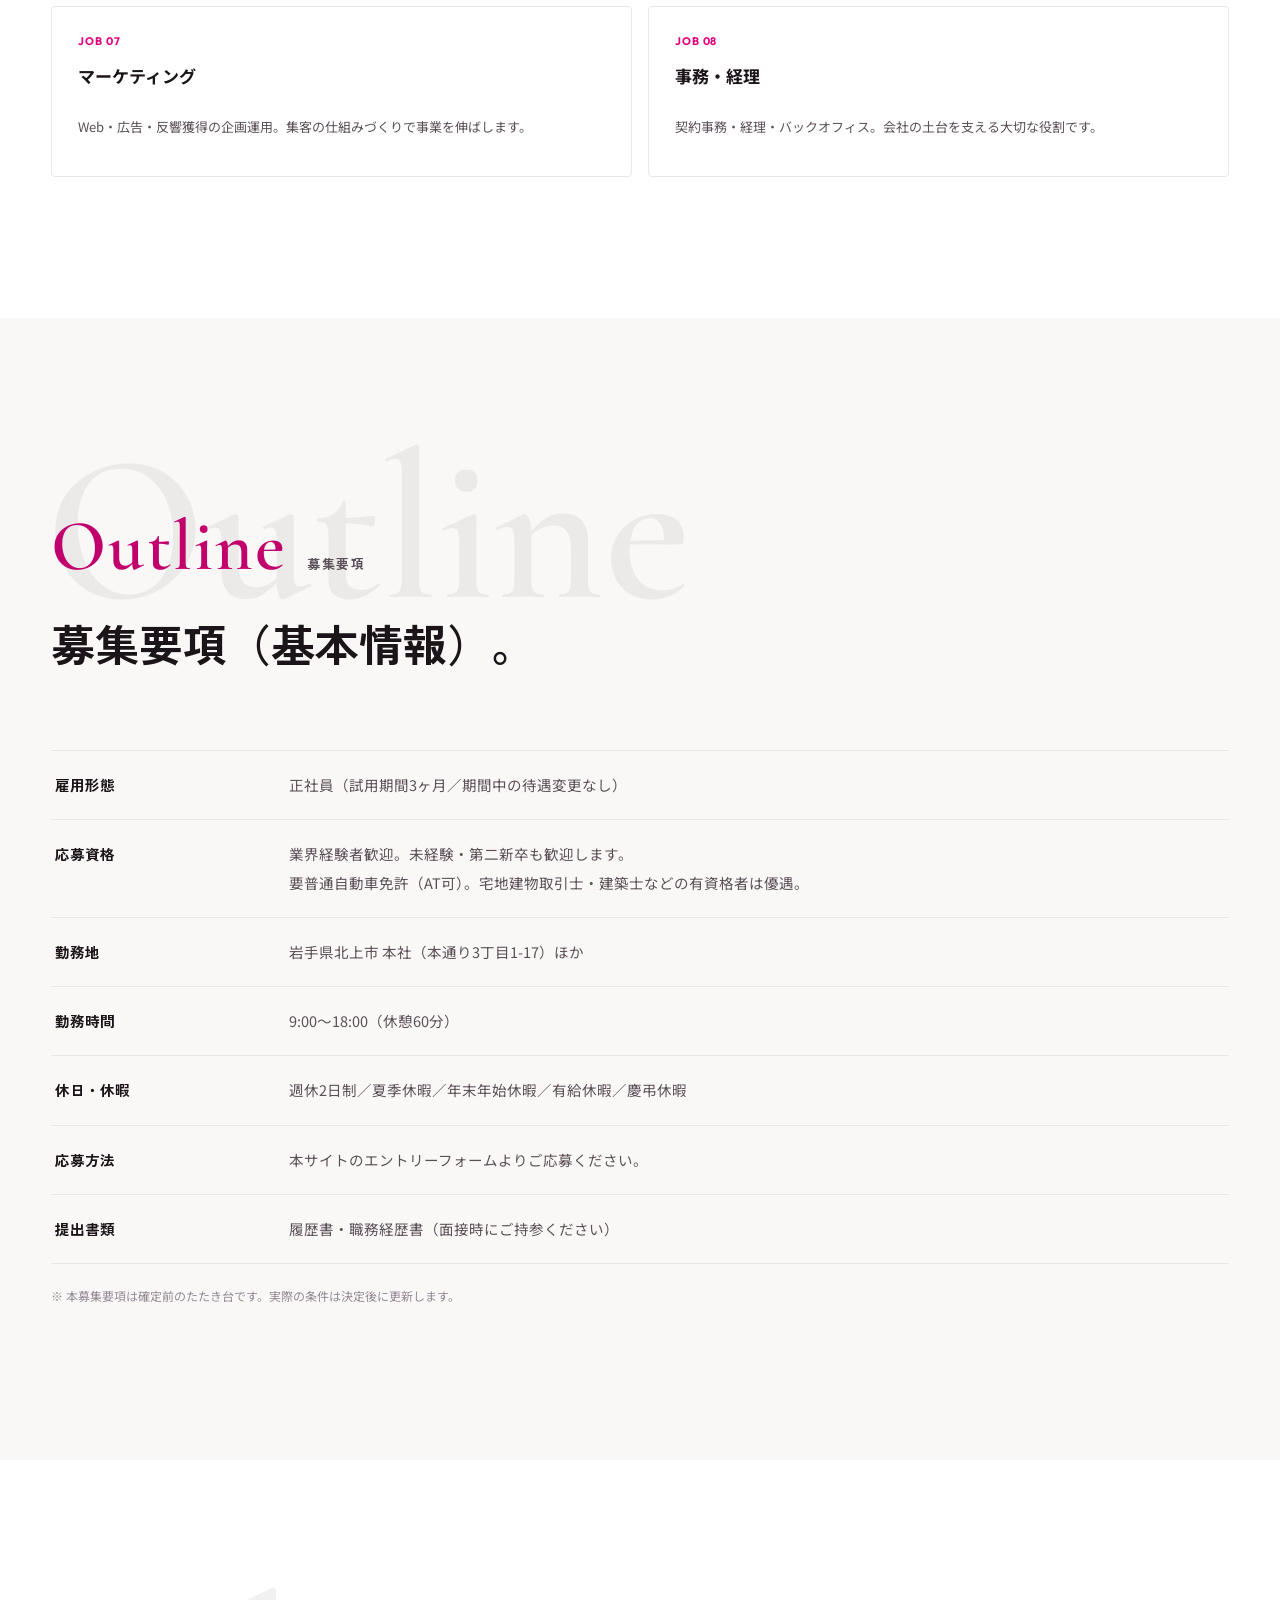
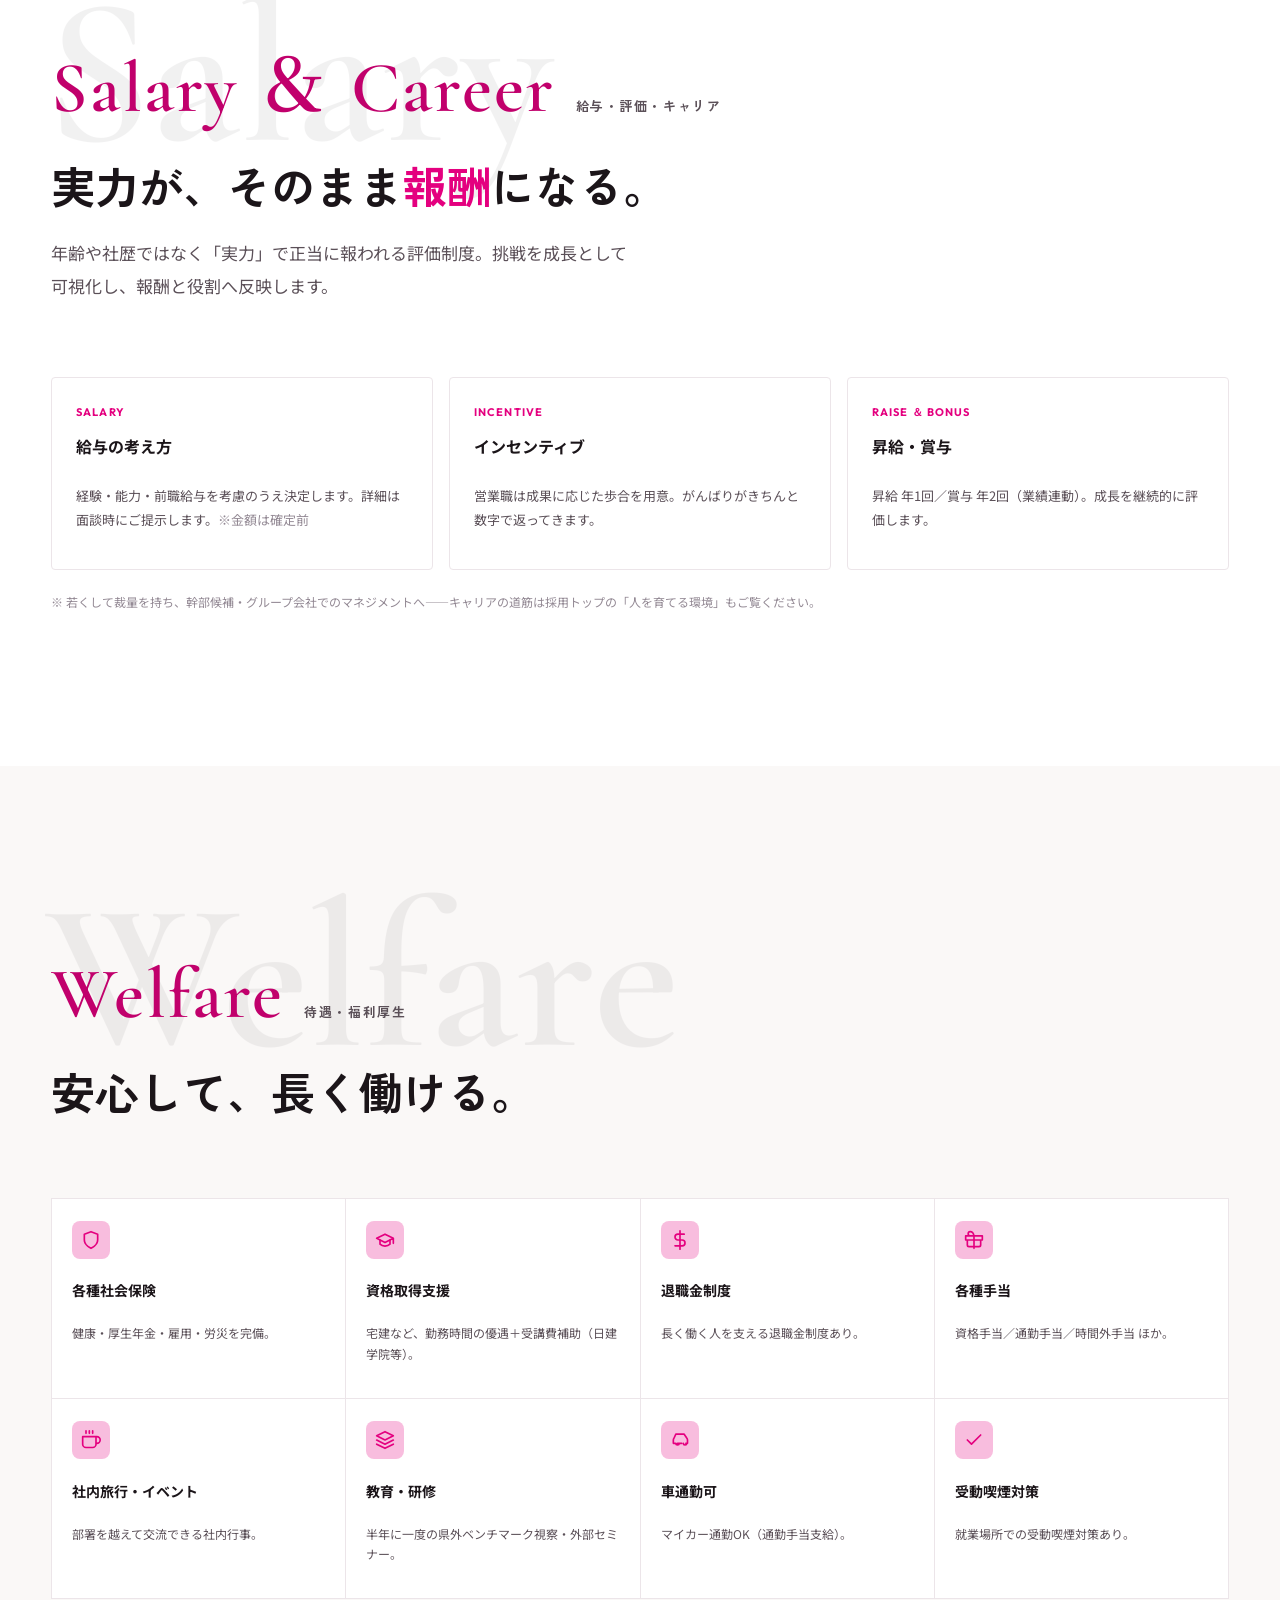
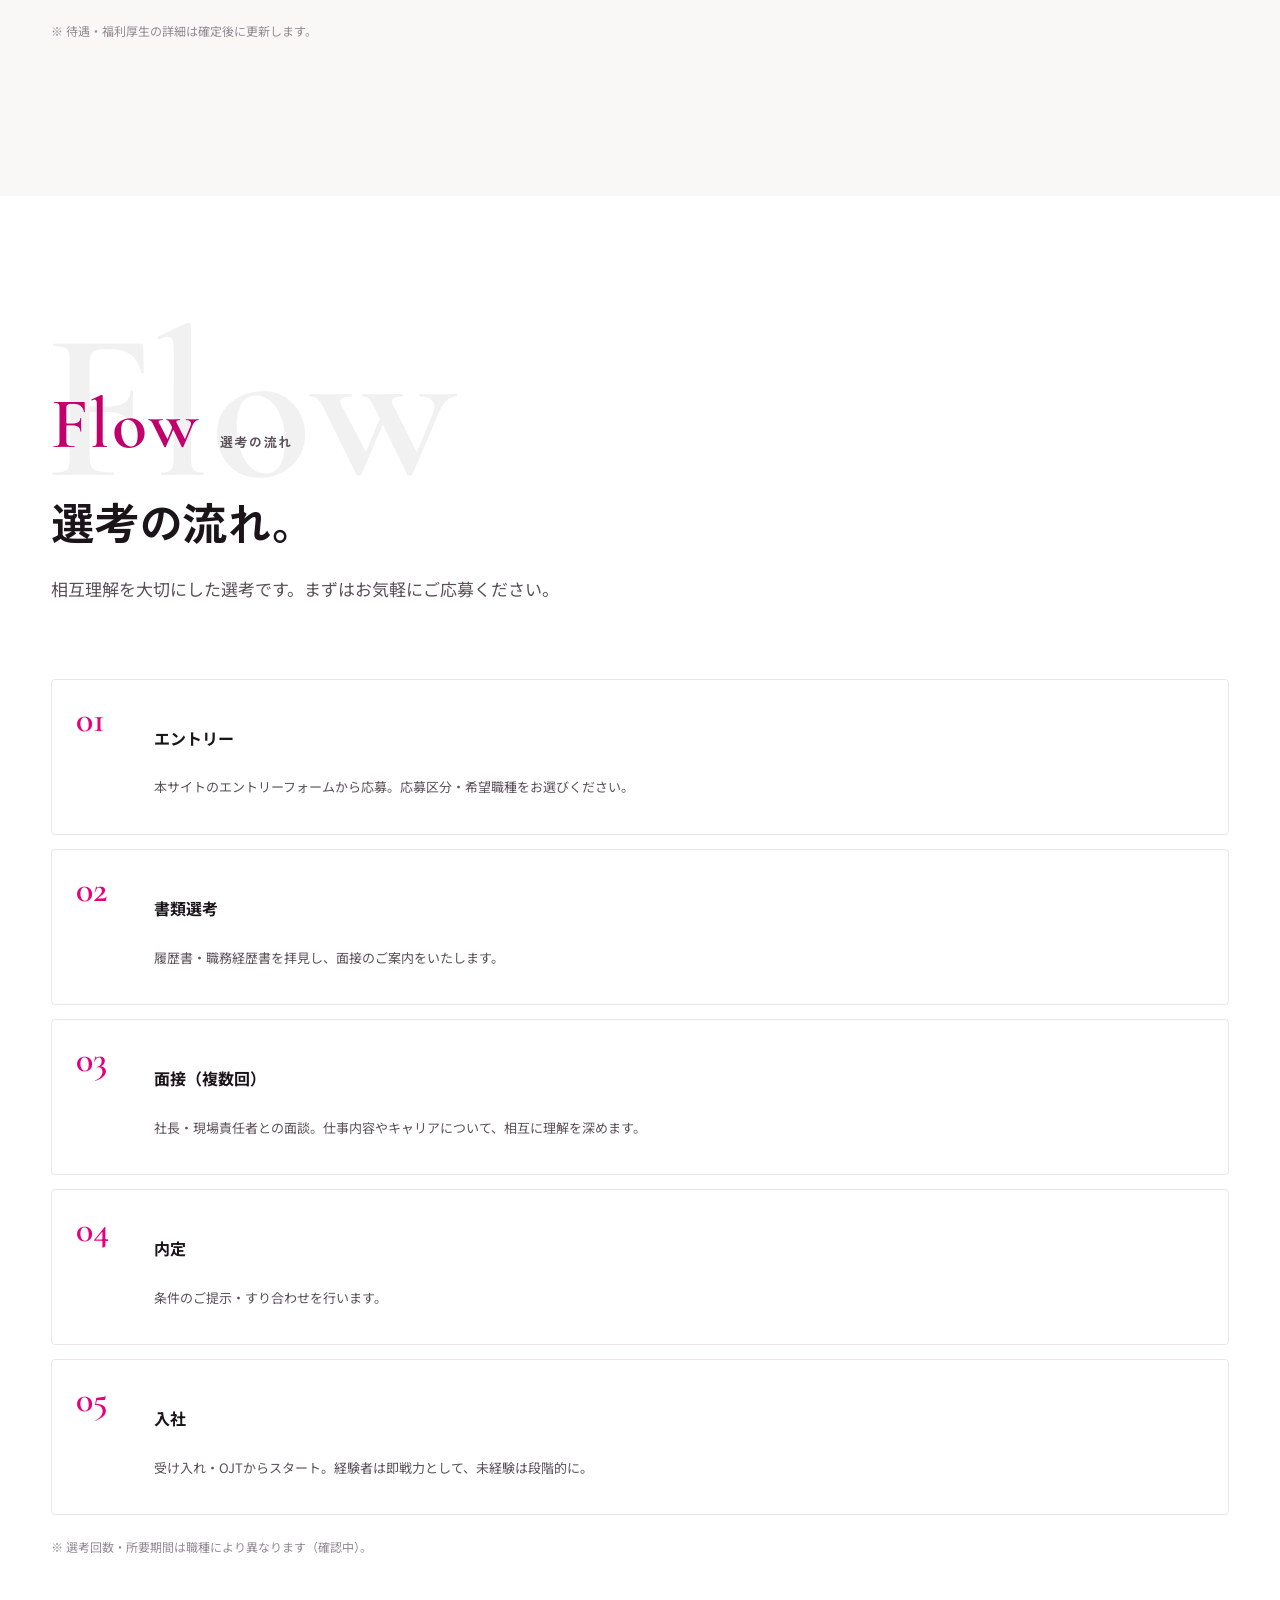
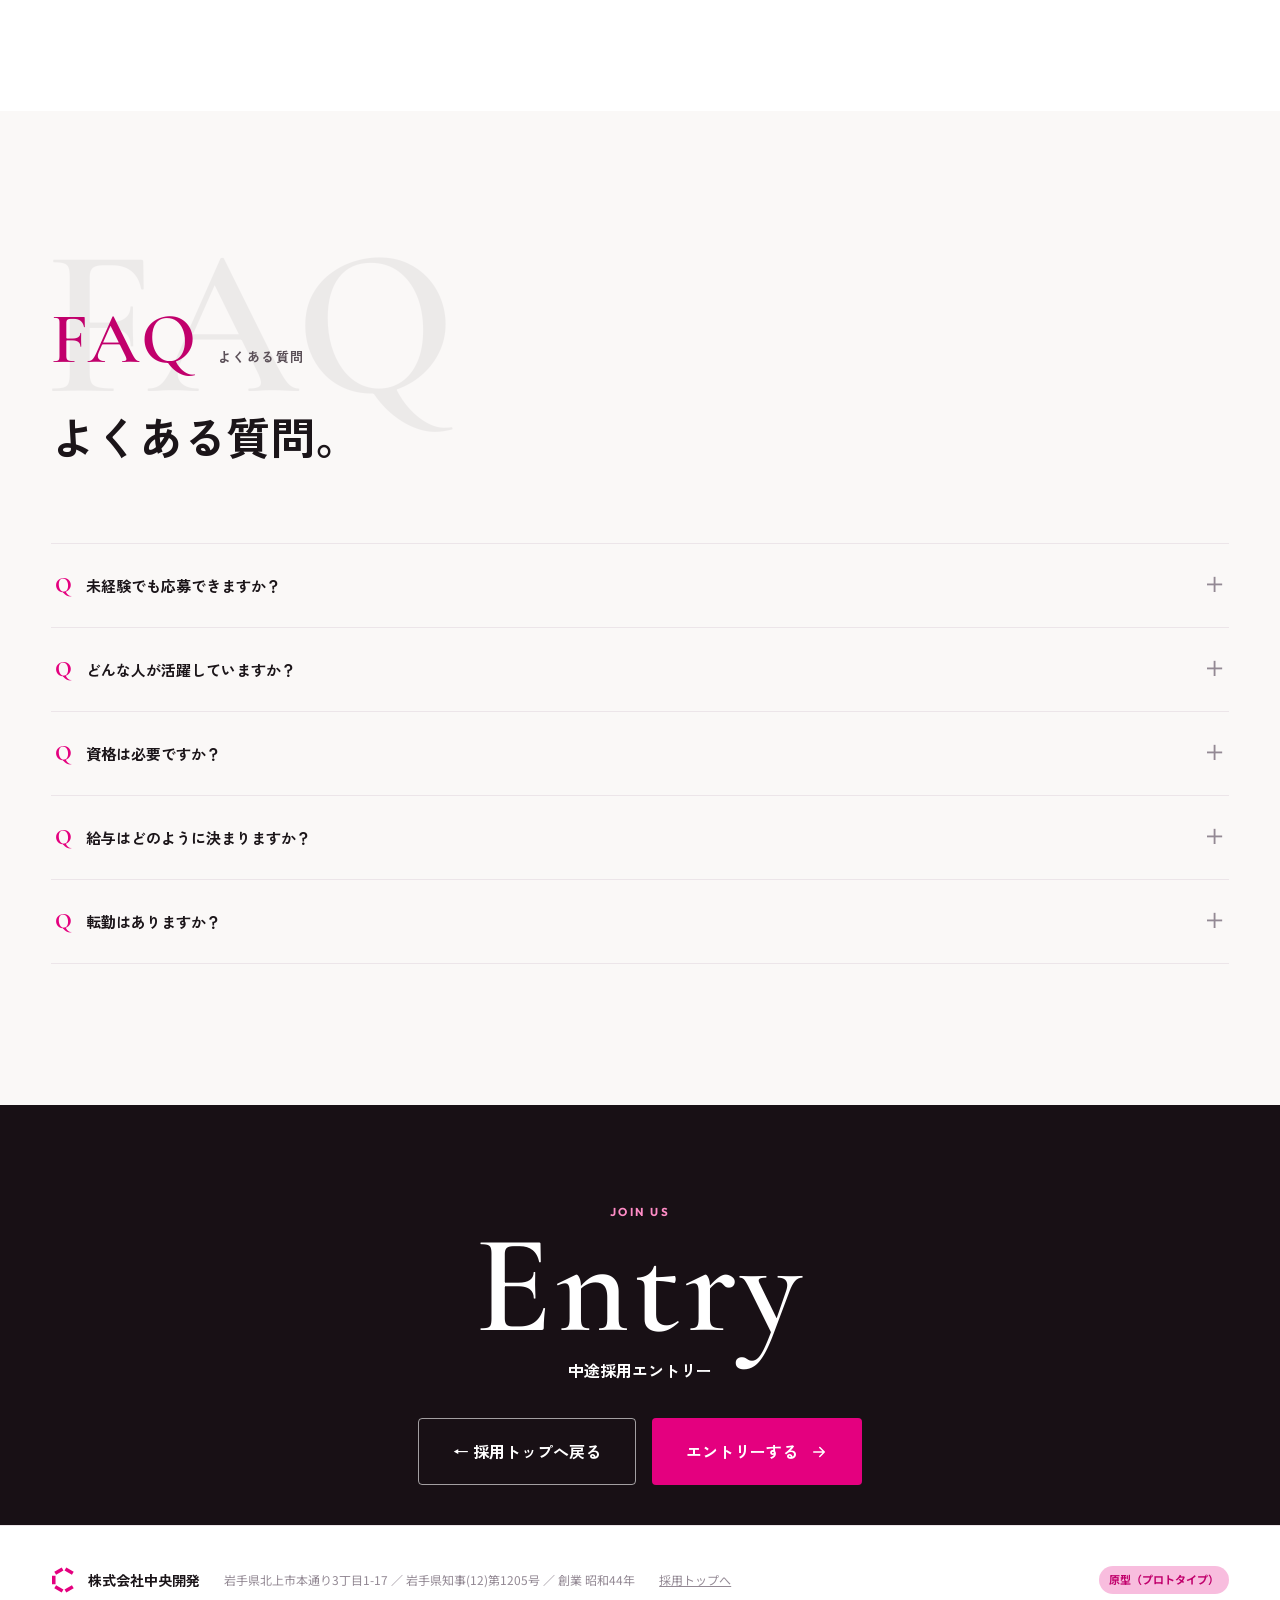
<file: chuto/index.html>
<!doctype html>
<html lang="ja">
<head>
<meta charset="utf-8">
<meta name="viewport" content="width=device-width, initial-scale=1">
<title>中途採用 募集要項｜株式会社中央開発</title>
<meta name="description" content="株式会社中央開発の中途採用 募集要項。8職種で経験者・未経験を募集。職種紹介・給与・待遇・選考フロー・よくある質問を掲載。">
<link rel="icon" href="../assets/img/logo.svg" type="image/svg+xml">
<link rel="preconnect" href="https://fonts.googleapis.com">
<link rel="preconnect" href="https://fonts.gstatic.com" crossorigin>
<link rel="stylesheet" href="https://fonts.googleapis.com/css2?family=Anton&family=Cormorant+Garamond:ital,wght@0,500;0,600;0,700;1,600&family=Zen+Kaku+Gothic+New:wght@500;700;900&family=Noto+Sans+JP:wght@400;500;700&family=Noto+Serif+JP:wght@600;700&family=Outfit:wght@500;600;700;800&display=swap">
<link rel="stylesheet" href="../assets/css/base.css">
<link rel="stylesheet" href="../assets/css/shinsotsu.css">
</head>
<body>

<svg width="0" height="0" style="position:absolute" aria-hidden="true"><defs>
<g id="cmark"><g fill="none" stroke="currentColor" stroke-width="30" stroke-linecap="butt">
<line x1="74.48" y1="-57" x2="12.12" y2="-93"/><line x1="-12.12" y1="-93" x2="-74.48" y2="-57"/>
<line x1="-86.6" y1="-36" x2="-86.6" y2="36"/><line x1="-74.48" y1="57" x2="-12.12" y2="93"/>
<line x1="12.12" y1="93" x2="74.48" y2="57"/></g></g>
</defs></svg>

<header class="top ontop" id="top"><div class="wrap">
  <a class="brand" href="../"><svg class="logo" viewBox="-110 -110 220 220"><use href="#cmark"/></svg>
    <div><b>株式会社中央開発</b><span>CAREER</span></div></a>
  <nav class="nav">
    <a href="../" class="back">← 採用トップ</a>
    <a href="#jobs">募集職種</a><a href="#outline">募集要項</a><a href="#flow">選考の流れ</a><a href="#faq">FAQ</a>
    <a class="cta" href="../entry/">ENTRY</a>
  </nav>
</div></header>

<!-- FV -->
<section class="hero" id="hero" style="min-height:56svh">
  <div class="photo"></div>
  <svg class="cm" viewBox="-110 -110 220 220"><use href="#cmark"/></svg>
  <div class="wrap inner">
    <div class="label" style="color:#ff8cc6;margin-bottom:16px">Career Recruit</div>
    <div class="kick disp">Requirements</div>
    <h1>中途採用 <span class="em">募集要項</span>。</h1>
    <p class="lead">経験を、次の成長へ。経験者はもちろん、未経験・第二新卒も歓迎。8つの職種で募集しています。</p>
  </div>
</section>

<!-- 募集職種 -->
<section class="sec white" id="jobs">
  <div class="wrap">
    <div class="shead reveal">
      <span class="ghost">Jobs</span>
      <div class="eyj"><span class="eng">Jobs</span><span class="jp">募集職種</span></div>
      <h2>あなたの経験が、<span class="em">活きる</span>8職種。</h2>
      <p class="req-intro">不動産を軸に、営業から設計・工務・企画・管理まで。これまでのキャリアを活かせるフィールドが揃っています。</p>
    </div>
    <div class="rjobs reveal">
      <div class="rjob"><div class="jn">JOB 01</div><h4>不動産売買営業</h4><p>土地・中古住宅の売買仲介。査定・提案から契約・引渡し後のフォローまで一貫して担当します。</p></div>
      <div class="rjob"><div class="jn">JOB 02</div><h4>不動産賃貸営業</h4><p>賃貸物件の提案・仲介、オーナー様対応。地域の住み替え・お部屋探しを支えます。</p></div>
      <div class="rjob"><div class="jn">JOB 03</div><h4>新築住宅営業</h4><p>新築住宅・分譲の提案営業。資金計画から引渡しまで、お客様の家づくりに伴走します。</p></div>
      <div class="rjob"><div class="jn">JOB 04</div><h4>リフォーム営業</h4><p>住まいの改修提案。「直す・住み継ぐ」で、既存住宅の価値を高める重点領域です。</p></div>
      <div class="rjob"><div class="jn">JOB 05</div><h4>設計</h4><p>住宅・リフォームのプランニング・設計。お客様の暮らしを図面に落とし込みます。</p></div>
      <div class="rjob"><div class="jn">JOB 06</div><h4>工務</h4><p>現場管理・施工管理。協力業者と連携し、品質と工程を守り抜きます。</p></div>
      <div class="rjob"><div class="jn">JOB 07</div><h4>マーケティング</h4><p>Web・広告・反響獲得の企画運用。集客の仕組みづくりで事業を伸ばします。</p></div>
      <div class="rjob"><div class="jn">JOB 08</div><h4>事務・経理</h4><p>契約事務・経理・バックオフィス。会社の土台を支える大切な役割です。</p></div>
    </div>
  </div>
</section>

<!-- 募集要項（基本情報） -->
<section class="sec" id="outline">
  <div class="wrap">
    <div class="shead reveal">
      <span class="ghost">Outline</span>
      <div class="eyj"><span class="eng">Outline</span><span class="jp">募集要項</span></div>
      <h2>募集要項（基本情報）。</h2>
    </div>
    <dl class="reqs reveal">
      <div><dt>雇用形態</dt><dd>正社員（試用期間3ヶ月／期間中の待遇変更なし）</dd></div>
      <div><dt>応募資格</dt><dd>業界経験者歓迎。未経験・第二新卒も歓迎します。<br>要普通自動車免許（AT可）。宅地建物取引士・建築士などの有資格者は優遇。</dd></div>
      <div><dt>勤務地</dt><dd>岩手県北上市 本社（本通り3丁目1-17）ほか</dd></div>
      <div><dt>勤務時間</dt><dd>9:00〜18:00（休憩60分）</dd></div>
      <div><dt>休日・休暇</dt><dd>週休2日制／夏季休暇／年末年始休暇／有給休暇／慶弔休暇</dd></div>
      <div><dt>応募方法</dt><dd>本サイトのエントリーフォームよりご応募ください。</dd></div>
      <div><dt>提出書類</dt><dd>履歴書・職務経歴書（面接時にご持参ください）</dd></div>
    </dl>
    <p class="reqs-note">※ 本募集要項は確定前のたたき台です。実際の条件は決定後に更新します。</p>
  </div>
</section>

<!-- 給与・評価・キャリア -->
<section class="sec white" id="salary">
  <div class="wrap">
    <div class="shead reveal">
      <span class="ghost">Salary</span>
      <div class="eyj"><span class="eng">Salary ＆ Career</span><span class="jp">給与・評価・キャリア</span></div>
      <h2>実力が、そのまま<span class="em">報酬</span>になる。</h2>
      <p class="req-intro">年齢や社歴ではなく「実力」で正当に報われる評価制度。挑戦を成長として可視化し、報酬と役割へ反映します。</p>
    </div>
    <div class="payref reveal">
      <div class="pc"><div class="pl">SALARY</div><h4>給与の考え方</h4><p>経験・能力・前職給与を考慮のうえ決定します。詳細は面談時にご提示します。<span style="color:var(--ink-3)">※金額は確定前</span></p></div>
      <div class="pc"><div class="pl">INCENTIVE</div><h4>インセンティブ</h4><p>営業職は成果に応じた歩合を用意。がんばりがきちんと数字で返ってきます。</p></div>
      <div class="pc"><div class="pl">RAISE ＆ BONUS</div><h4>昇給・賞与</h4><p>昇給 年1回／賞与 年2回（業績連動）。成長を継続的に評価します。</p></div>
    </div>
    <p class="reqs-note">※ 若くして裁量を持ち、幹部候補・グループ会社でのマネジメントへ——キャリアの道筋は採用トップの「人を育てる環境」もご覧ください。</p>
  </div>
</section>

<!-- 待遇・福利厚生 -->
<section class="sec" id="welfare">
  <div class="wrap">
    <div class="shead reveal">
      <span class="ghost">Welfare</span>
      <div class="eyj"><span class="eng">Welfare</span><span class="jp">待遇・福利厚生</span></div>
      <h2>安心して、長く働ける。</h2>
    </div>
    <div class="perks reveal">
      <div class="perk"><div class="ic"><svg viewBox="0 0 24 24" fill="none" stroke="currentColor" stroke-width="2" stroke-linecap="round" stroke-linejoin="round"><path d="M12 22s8-4 8-10V5l-8-3-8 3v7c0 6 8 10 8 10z"/></svg></div><h4>各種社会保険</h4><p>健康・厚生年金・雇用・労災を完備。</p></div>
      <div class="perk"><div class="ic"><svg viewBox="0 0 24 24" fill="none" stroke="currentColor" stroke-width="2" stroke-linecap="round" stroke-linejoin="round"><path d="M22 10v6M2 10l10-5 10 5-10 5z"/><path d="M6 12v5c3 3 9 3 12 0v-5"/></svg></div><h4>資格取得支援</h4><p>宅建など、勤務時間の優遇＋受講費補助（日建学院等）。</p></div>
      <div class="perk"><div class="ic"><svg viewBox="0 0 24 24" fill="none" stroke="currentColor" stroke-width="2" stroke-linecap="round" stroke-linejoin="round"><path d="M12 1v22M17 5H9.5a3.5 3.5 0 0 0 0 7h5a3.5 3.5 0 0 1 0 7H6"/></svg></div><h4>退職金制度</h4><p>長く働く人を支える退職金制度あり。</p></div>
      <div class="perk"><div class="ic"><svg viewBox="0 0 24 24" fill="none" stroke="currentColor" stroke-width="2" stroke-linecap="round" stroke-linejoin="round"><path d="M20 12v6a2 2 0 0 1-2 2H6a2 2 0 0 1-2-2v-6M2 7h20v5H2zM12 22V7M12 7H7.5a2.5 2.5 0 0 1 0-5C11 2 12 7 12 7z"/></svg></div><h4>各種手当</h4><p>資格手当／通勤手当／時間外手当 ほか。</p></div>
      <div class="perk"><div class="ic"><svg viewBox="0 0 24 24" fill="none" stroke="currentColor" stroke-width="2" stroke-linecap="round" stroke-linejoin="round"><path d="M18 8h1a4 4 0 0 1 0 8h-1M2 8h16v9a4 4 0 0 1-4 4H6a4 4 0 0 1-4-4zM6 1v3M10 1v3M14 1v3"/></svg></div><h4>社内旅行・イベント</h4><p>部署を越えて交流できる社内行事。</p></div>
      <div class="perk"><div class="ic"><svg viewBox="0 0 24 24" fill="none" stroke="currentColor" stroke-width="2" stroke-linecap="round" stroke-linejoin="round"><path d="M12 2L2 7l10 5 10-5zM2 17l10 5 10-5M2 12l10 5 10-5"/></svg></div><h4>教育・研修</h4><p>半年に一度の県外ベンチマーク視察・外部セミナー。</p></div>
      <div class="perk"><div class="ic"><svg viewBox="0 0 24 24" fill="none" stroke="currentColor" stroke-width="2" stroke-linecap="round" stroke-linejoin="round"><path d="M14 16H9m10 0h2v-3.87a4 4 0 0 0-.9-2.52L17 5H7L4.9 9.61A4 4 0 0 0 4 12.13V16h2m1 0a2 2 0 1 0 4 0m5 0a2 2 0 1 0 4 0"/></svg></div><h4>車通勤可</h4><p>マイカー通勤OK（通勤手当支給）。</p></div>
      <div class="perk"><div class="ic"><svg viewBox="0 0 24 24" fill="none" stroke="currentColor" stroke-width="2" stroke-linecap="round" stroke-linejoin="round"><path d="M20 6L9 17l-5-5"/></svg></div><h4>受動喫煙対策</h4><p>就業場所での受動喫煙対策あり。</p></div>
    </div>
    <p class="reqs-note">※ 待遇・福利厚生の詳細は確定後に更新します。</p>
  </div>
</section>

<!-- 選考の流れ -->
<section class="sec white" id="flow">
  <div class="wrap">
    <div class="shead reveal">
      <span class="ghost">Flow</span>
      <div class="eyj"><span class="eng">Flow</span><span class="jp">選考の流れ</span></div>
      <h2>選考の流れ。</h2>
      <p class="req-intro">相互理解を大切にした選考です。まずはお気軽にご応募ください。</p>
    </div>
    <div class="steps reveal">
      <div class="step"><div class="sn">01</div><div><h4>エントリー</h4><p>本サイトのエントリーフォームから応募。応募区分・希望職種をお選びください。</p></div></div>
      <div class="step"><div class="sn">02</div><div><h4>書類選考</h4><p>履歴書・職務経歴書を拝見し、面接のご案内をいたします。</p></div></div>
      <div class="step"><div class="sn">03</div><div><h4>面接（複数回）</h4><p>社長・現場責任者との面談。仕事内容やキャリアについて、相互に理解を深めます。</p></div></div>
      <div class="step"><div class="sn">04</div><div><h4>内定</h4><p>条件のご提示・すり合わせを行います。</p></div></div>
      <div class="step"><div class="sn">05</div><div><h4>入社</h4><p>受け入れ・OJTからスタート。経験者は即戦力として、未経験は段階的に。</p></div></div>
    </div>
    <p class="reqs-note">※ 選考回数・所要期間は職種により異なります（確認中）。</p>
  </div>
</section>

<!-- FAQ -->
<section class="sec" id="faq">
  <div class="wrap">
    <div class="shead reveal">
      <span class="ghost">FAQ</span>
      <div class="eyj"><span class="eng">FAQ</span><span class="jp">よくある質問</span></div>
      <h2>よくある質問。</h2>
    </div>
    <div class="faq reveal">
      <details><summary>未経験でも応募できますか？<span class="qx">＋</span></summary><div class="a">はい、歓迎しています。未経験・第二新卒の方も、研修とOJTで段階的に成長できる仕組みを用意しています。前職の経験は、必ずどこかで活きます。</div></details>
      <details><summary>どんな人が活躍していますか？<span class="qx">＋</span></summary><div class="a">自分の意思で考え、責任を持って挑戦できる方。地元にUターンして腰を据えたい方や、成長企業で経営者の近くで働きたい方が活躍しています。</div></details>
      <details><summary>資格は必要ですか？<span class="qx">＋</span></summary><div class="a">必須ではありません。宅地建物取引士などは入社後の取得支援（勤務時間の優遇＋受講費補助）があります。有資格の方は優遇します。</div></details>
      <details><summary>給与はどのように決まりますか？<span class="qx">＋</span></summary><div class="a">経験・能力・前職給与を考慮して決定します。営業職は成果に応じたインセンティブがあります。具体的な金額は面談時にご提示します。</div></details>
      <details><summary>転勤はありますか？<span class="qx">＋</span></summary><div class="a">勤務地は北上市の本社ほかです。詳細はお問い合わせ・面談時にご案内します。<span style="color:var(--ink-3)">（確認中）</span></div></details>
    </div>
  </div>
</section>

<!-- Entry -->
<section id="entry">
  <div class="entry-band">
    <div class="label" style="color:#ff8cc6">Join Us</div>
    <div class="big">Entry</div>
    <div class="sub">中途採用エントリー</div>
    <div class="btns">
      <a class="line" href="../">← 採用トップへ戻る</a>
      <a class="fill" href="../entry/">エントリーする<svg viewBox="0 0 24 24" fill="none" stroke="currentColor" stroke-width="2" stroke-linecap="round" stroke-linejoin="round"><path d="M5 12h14M13 6l6 6-6 6"/></svg></a>
    </div>
  </div>
</section>

<footer><div class="wrap">
  <a class="brand" href="../" style="text-decoration:none;color:inherit"><svg class="logo" viewBox="-110 -110 220 220" style="width:26px;height:26px;color:var(--brand)"><use href="#cmark"/></svg><b>株式会社中央開発</b></a>
  <span>岩手県北上市本通り3丁目1-17 ／ 岩手県知事(12)第1205号 ／ 創業 昭和44年</span>
  <a href="../" style="color:var(--ink-3);text-decoration:underline">採用トップへ</a>
  <span class="proto">原型（プロトタイプ）</span>
</div></footer>

<div class="rail" id="rail">
  <a class="c" href="../shinsotsu/"><small>Recruit</small>新卒募集要項<svg viewBox="0 0 24 24" fill="none" stroke="currentColor" stroke-width="2" stroke-linecap="round" stroke-linejoin="round"><path d="M7 17L17 7M9 7h8v8"/></svg></a>
  <a class="ent" href="../entry/"><small>Recruit</small>エントリー<svg viewBox="0 0 24 24" fill="none" stroke="currentColor" stroke-width="2" stroke-linecap="round" stroke-linejoin="round"><path d="M7 17L17 7M9 7h8v8"/></svg></a>
</div>
<button class="backtop" id="backtop" aria-label="トップへ戻る"><svg viewBox="0 0 24 24" fill="none" stroke="currentColor" stroke-width="2.4" stroke-linecap="round" stroke-linejoin="round"><path d="M6 15l6-6 6 6"/></svg></button>

<script src="../assets/js/main.js" defer></script>
</body>
</html>
</file>
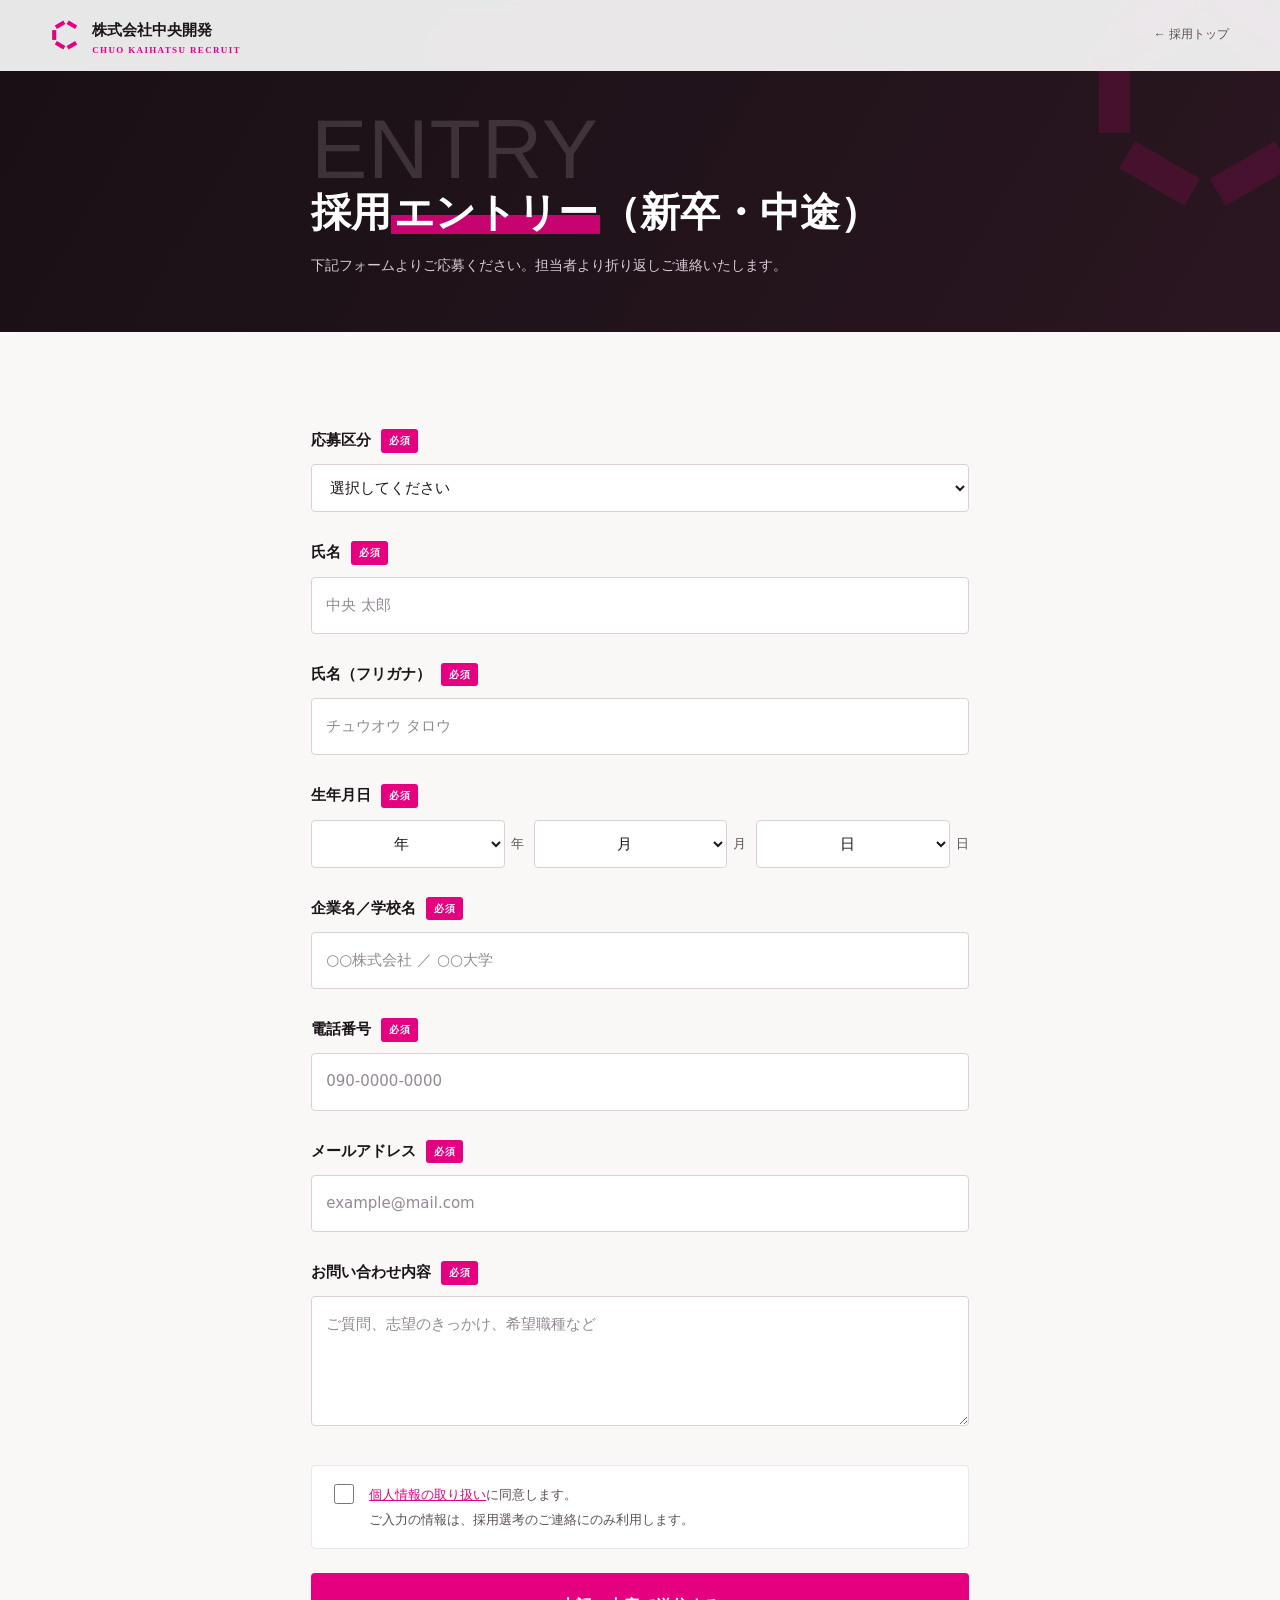
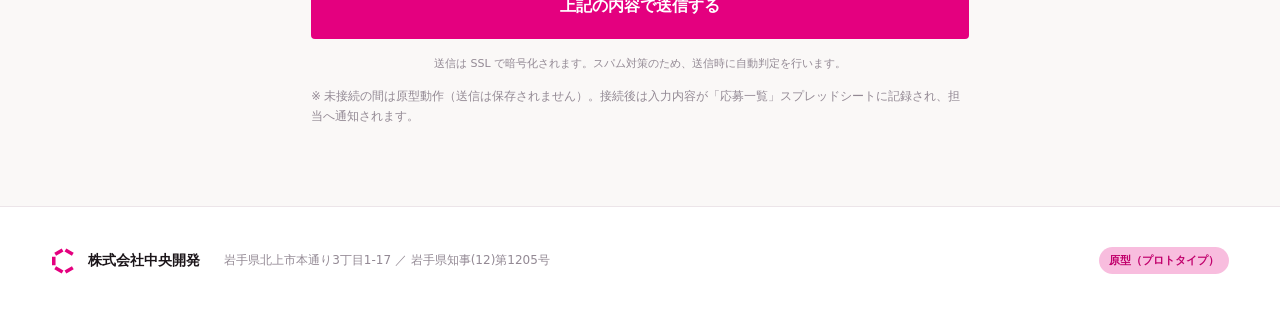
<file: entry/index.html>
<!doctype html>
<html lang="ja">
<head>
<meta charset="utf-8">
<meta name="viewport" content="width=device-width, initial-scale=1">
<title>採用エントリー｜株式会社中央開発</title>
<meta name="description" content="株式会社中央開発の採用エントリーフォーム（新卒・中途）。">
<meta name="robots" content="noindex">
<!-- 簡易CSP（本番はサーバーのレスポンスヘッダーで同等以上を設定）。reCAPTCHA/Apps Script を許可 -->
<meta http-equiv="Content-Security-Policy" content="default-src 'self'; base-uri 'self'; img-src 'self' data:; style-src 'self' 'unsafe-inline' https://fonts.googleapis.com; font-src https://fonts.gstatic.com; script-src 'self' https://www.google.com https://www.gstatic.com; frame-src https://www.google.com; connect-src 'self' https://script.google.com https://script.googleusercontent.com; form-action 'self' https://script.google.com; frame-ancestors 'none'">
<meta name="referrer" content="strict-origin-when-cross-origin">
<link rel="icon" href="../assets/img/logo.svg" type="image/svg+xml">
<link rel="preconnect" href="https://fonts.googleapis.com">
<link rel="preconnect" href="https://fonts.gstatic.com" crossorigin>
<link rel="stylesheet" href="https://fonts.googleapis.com/css2?family=Anton&family=Zen+Kaku+Gothic+New:wght@500;700;900&family=Noto+Sans+JP:wght@400;500;700&family=Outfit:wght@500;600;700;800&display=swap">
<link rel="stylesheet" href="../assets/css/base.css">
<link rel="stylesheet" href="../assets/css/entry.css">
</head>
<body>

<svg width="0" height="0" style="position:absolute" aria-hidden="true"><defs>
<g id="cmark"><g fill="none" stroke="currentColor" stroke-width="30" stroke-linecap="butt">
<line x1="74.48" y1="-57" x2="12.12" y2="-93"/><line x1="-12.12" y1="-93" x2="-74.48" y2="-57"/>
<line x1="-86.6" y1="-36" x2="-86.6" y2="36"/><line x1="-74.48" y1="57" x2="-12.12" y2="93"/>
<line x1="12.12" y1="93" x2="74.48" y2="57"/></g></g>
</defs></svg>

<header class="top solid" id="top"><div class="wrap">
  <a class="brand" href="../"><svg class="logo" viewBox="-110 -110 220 220"><use href="#cmark"/></svg>
    <div><b>株式会社中央開発</b><span>CHUO KAIHATSU RECRUIT</span></div></a>
  <nav class="nav"><a href="../" class="back">← 採用トップ</a></nav>
</div></header>

<section class="page-hero">
  <svg class="cm" viewBox="-110 -110 220 220"><use href="#cmark"/></svg>
  <div class="wrap">
    <div class="en">Entry</div>
    <h1>採用<span class="mk">エントリー</span>（新卒・中途）</h1>
    <p>下記フォームよりご応募ください。担当者より折り返しご連絡いたします。</p>
  </div>
</section>

<section class="formsec"><div class="wrap">
  <!-- action は Apps Script のURL。送信は form.js の fetch で行う（CONFIG.ENDPOINT） -->
  <form id="entryForm" class="form" method="post" action="#" autocomplete="on" novalidate>
    <input type="hidden" name="_csrf" value=""><!-- 本番はサーバー発行のCSRFトークン -->
    <div class="hp" aria-hidden="true"><label>会社URL<input type="text" name="company_url" tabindex="-1" autocomplete="off"></label></div>

    <div class="fld">
      <div class="lab"><b>応募区分</b><span class="badge req">必須</span></div>
      <select name="type" required><option value="">選択してください</option><option>新卒採用</option><option>中途採用</option><option>まだ決めていない</option></select>
      <span class="err">選択してください</span>
    </div>
    <div class="fld">
      <div class="lab"><b>氏名</b><span class="badge req">必須</span></div>
      <input name="name" type="text" required maxlength="60" autocomplete="name" placeholder="中央 太郎">
      <span class="err">入力してください</span>
    </div>
    <div class="fld">
      <div class="lab"><b>氏名（フリガナ）</b><span class="badge req">必須</span></div>
      <input name="kana" type="text" required maxlength="60" placeholder="チュウオウ タロウ">
      <span class="err">入力してください</span>
    </div>
    <div class="fld">
      <div class="lab"><b>生年月日</b><span class="badge req">必須</span></div>
      <div class="dob">
        <div class="unit"><select name="birth_y" required aria-label="年"></select><span class="u">年</span></div>
        <div class="unit"><select name="birth_m" required aria-label="月"></select><span class="u">月</span></div>
        <div class="unit"><select name="birth_d" required aria-label="日"></select><span class="u">日</span></div>
      </div>
      <span class="err">選択してください</span>
    </div>
    <div class="fld">
      <div class="lab"><b>企業名／学校名</b><span class="badge req">必須</span></div>
      <input name="org" type="text" required maxlength="100" placeholder="○○株式会社 ／ ○○大学">
      <span class="err">入力してください</span>
    </div>
    <div class="fld">
      <div class="lab"><b>電話番号</b><span class="badge req">必須</span></div>
      <input name="tel" type="tel" required maxlength="20" autocomplete="tel" inputmode="tel" placeholder="090-0000-0000">
      <span class="err">入力してください</span>
    </div>
    <div class="fld">
      <div class="lab"><b>メールアドレス</b><span class="badge req">必須</span></div>
      <input name="email" type="email" required maxlength="120" autocomplete="email" inputmode="email" placeholder="example@mail.com">
      <span class="err">メールアドレスを正しく入力してください</span>
    </div>
    <div class="fld">
      <div class="lab"><b>お問い合わせ内容</b><span class="badge req">必須</span></div>
      <textarea name="message" required maxlength="2000" placeholder="ご質問、志望のきっかけ、希望職種など"></textarea>
      <span class="err">入力してください</span>
    </div>

    <div class="consent" id="consentBox">
      <input id="consent" name="consent" type="checkbox" required>
      <label for="consent"><a href="#" target="_blank" rel="noopener noreferrer">個人情報の取り扱い</a>に同意します。<br>ご入力の情報は、採用選考のご連絡にのみ利用します。</label>
    </div>

    <!-- reCAPTCHA v3 を使う場合：GO-LIVE手順でサイトキーを設定し、下記コメントを有効化
    <script src="https://www.google.com/recaptcha/api.js?render=RECAPTCHA_SITEKEY"></script> -->

    <button type="submit" class="submit">上記の内容で送信する</button>
    <div class="formerr" id="formError" role="alert"></div>
    <p class="recap">送信は SSL で暗号化されます。スパム対策のため、送信時に自動判定を行います。</p>
    <p class="formnote">※ 未接続の間は原型動作（送信は保存されません）。接続後は入力内容が「応募一覧」スプレッドシートに記録され、担当へ通知されます。</p>
  </form>

  <div class="done" id="entryDone" role="status" aria-live="polite">
    <div class="ck"><svg width="32" height="32" viewBox="0 0 24 24" fill="none" stroke="currentColor" stroke-width="3" stroke-linecap="round" stroke-linejoin="round"><path d="M5 13l4 4L19 7"/></svg></div>
    <h2>エントリーを受け付けました</h2>
    <p>ご応募ありがとうございます。担当者より折り返しご連絡いたします。</p>
  </div>
</div></section>

<footer><div class="wrap">
  <a class="brand" href="../" style="text-decoration:none;color:inherit"><svg class="logo" viewBox="-110 -110 220 220" style="width:26px;height:26px;color:var(--brand)"><use href="#cmark"/></svg><b>株式会社中央開発</b></a>
  <span>岩手県北上市本通り3丁目1-17 ／ 岩手県知事(12)第1205号</span>
  <span class="proto">原型（プロトタイプ）</span>
</div></footer>

<script src="../assets/js/main.js" defer></script>
<script src="../assets/js/form.js" defer></script>
</body>
</html>
</file>
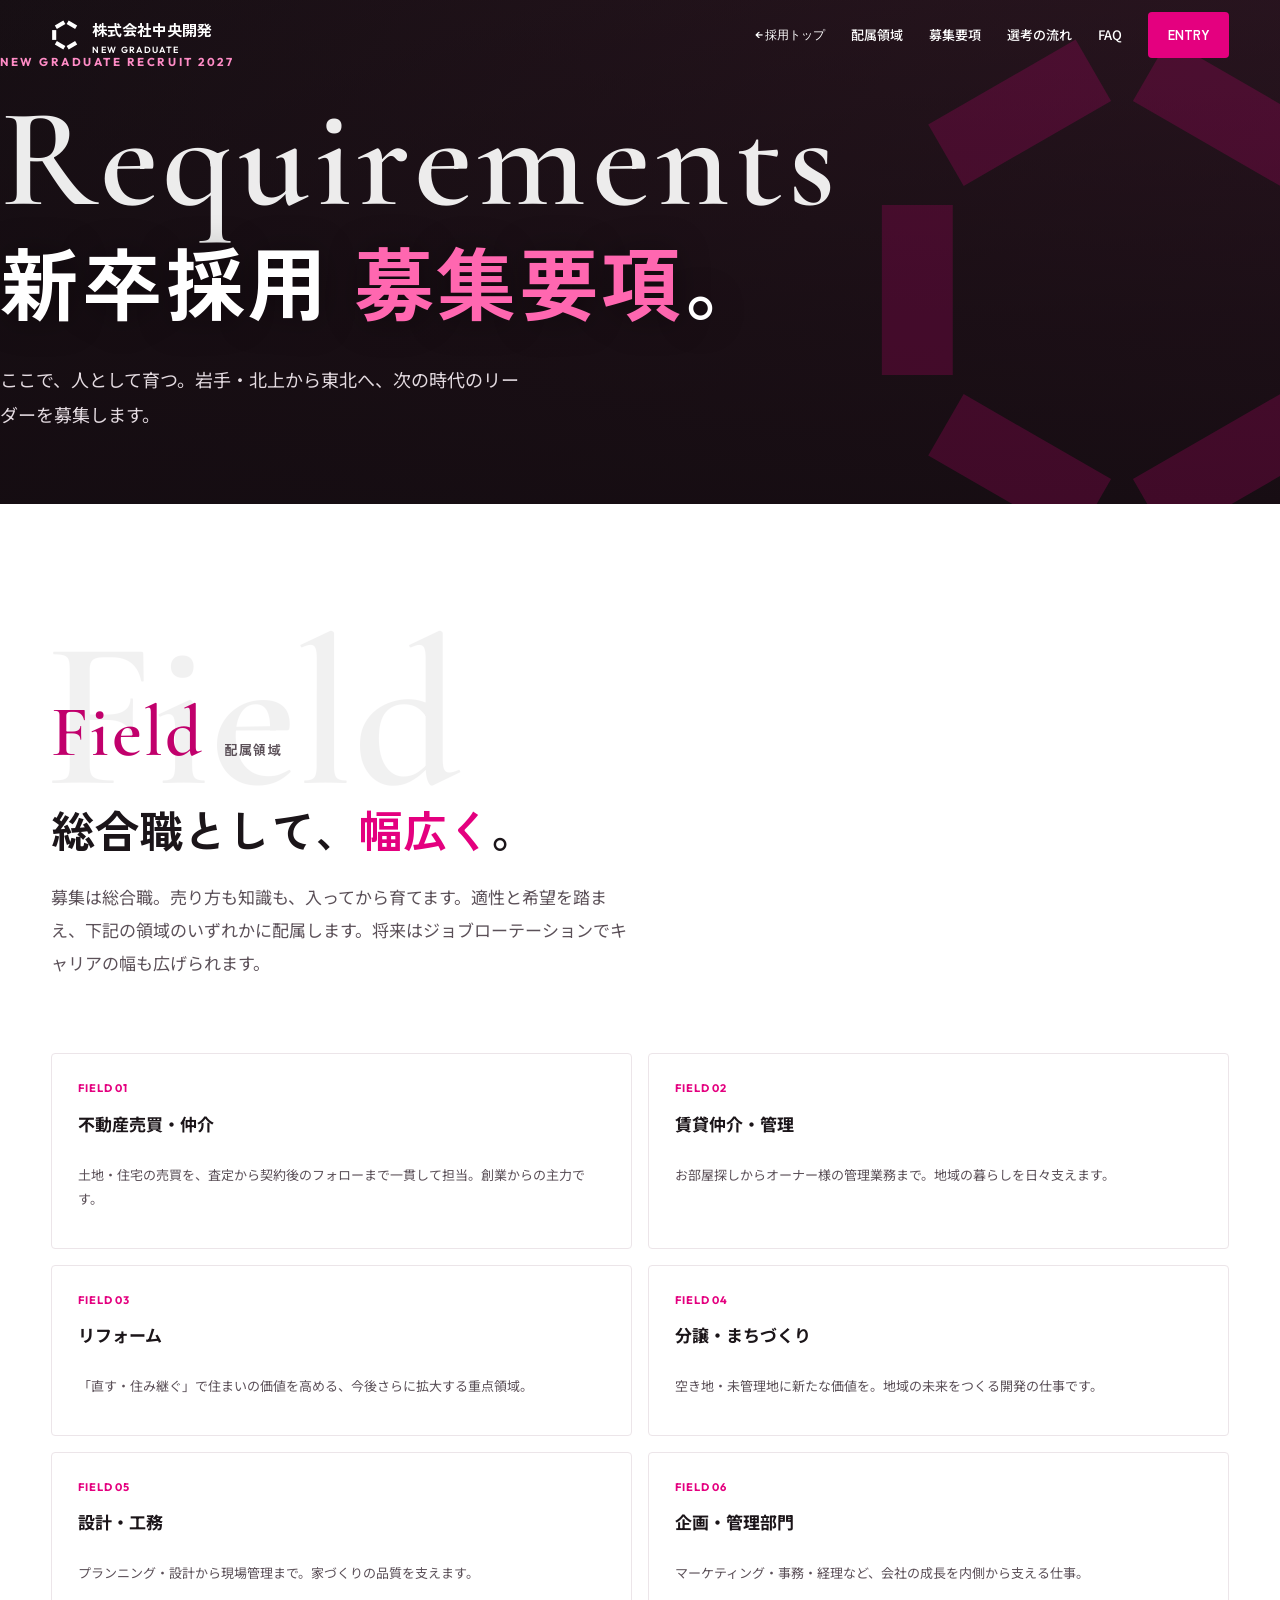
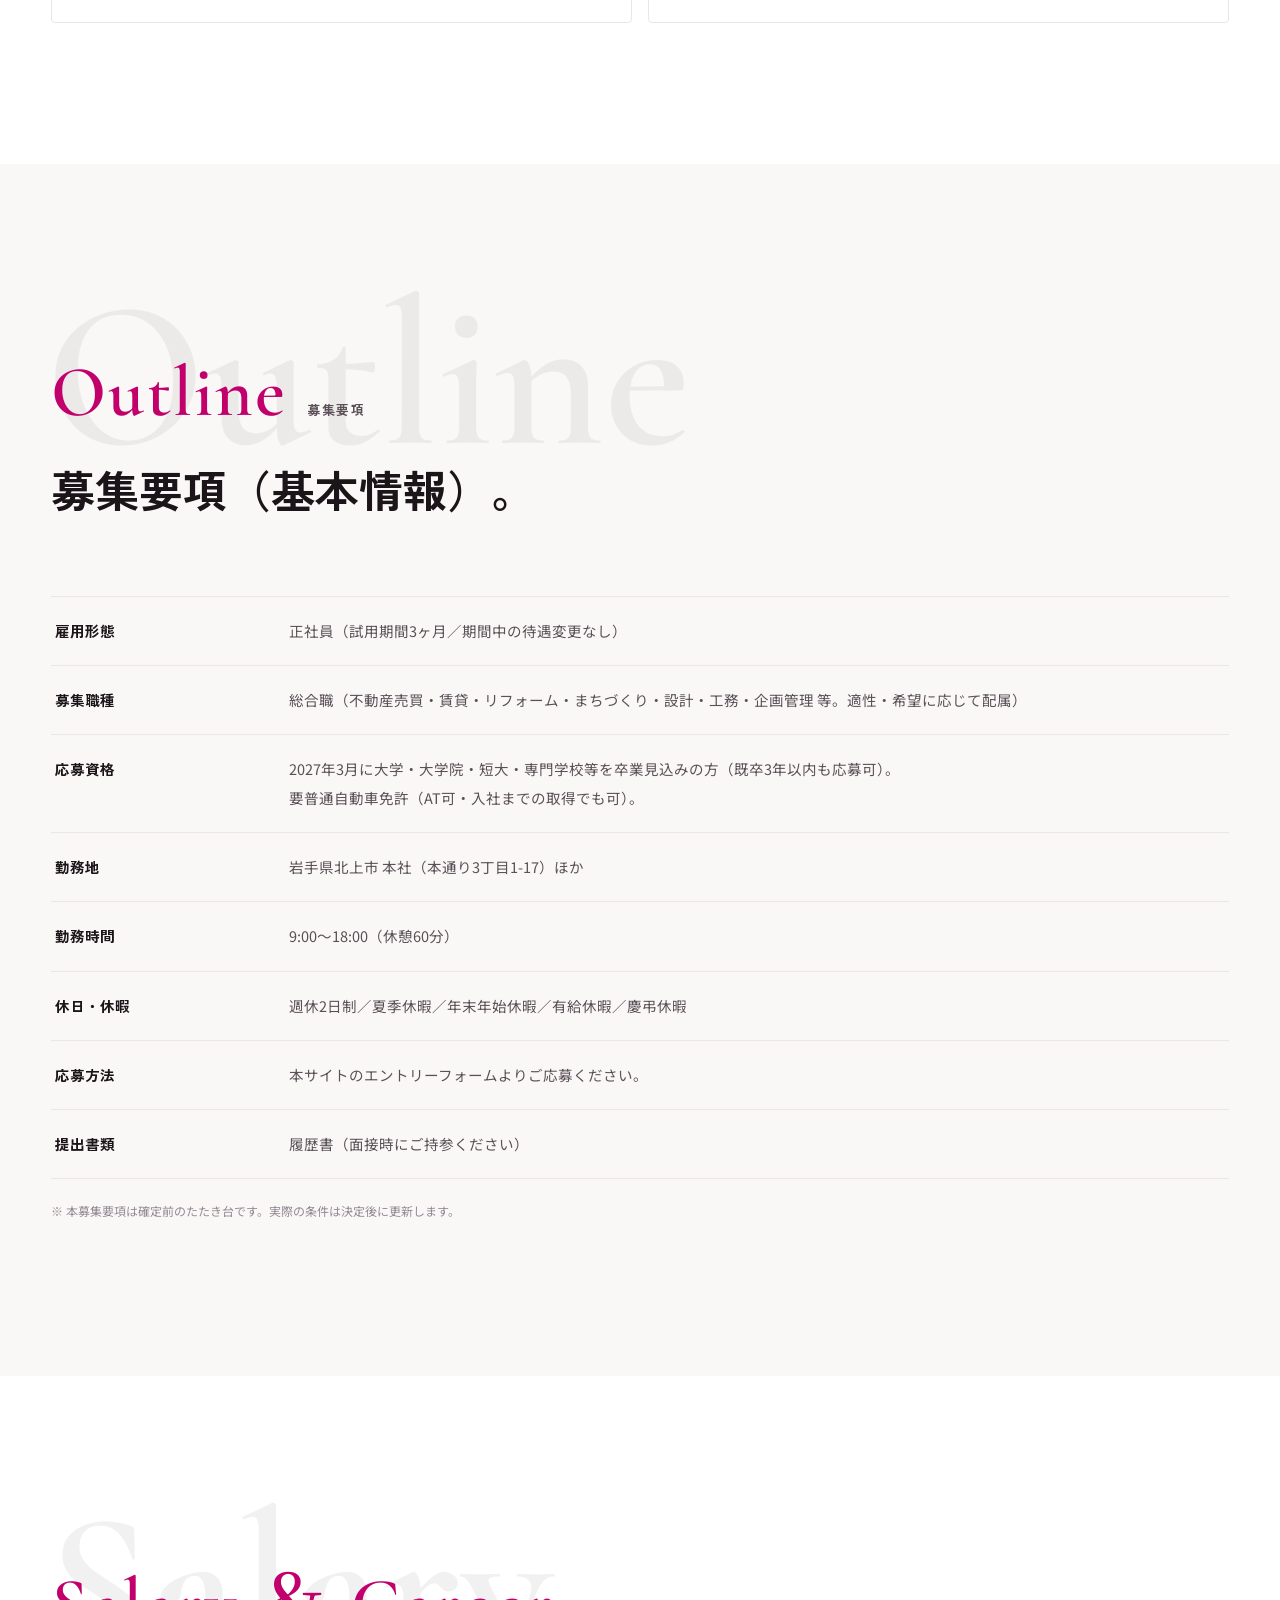
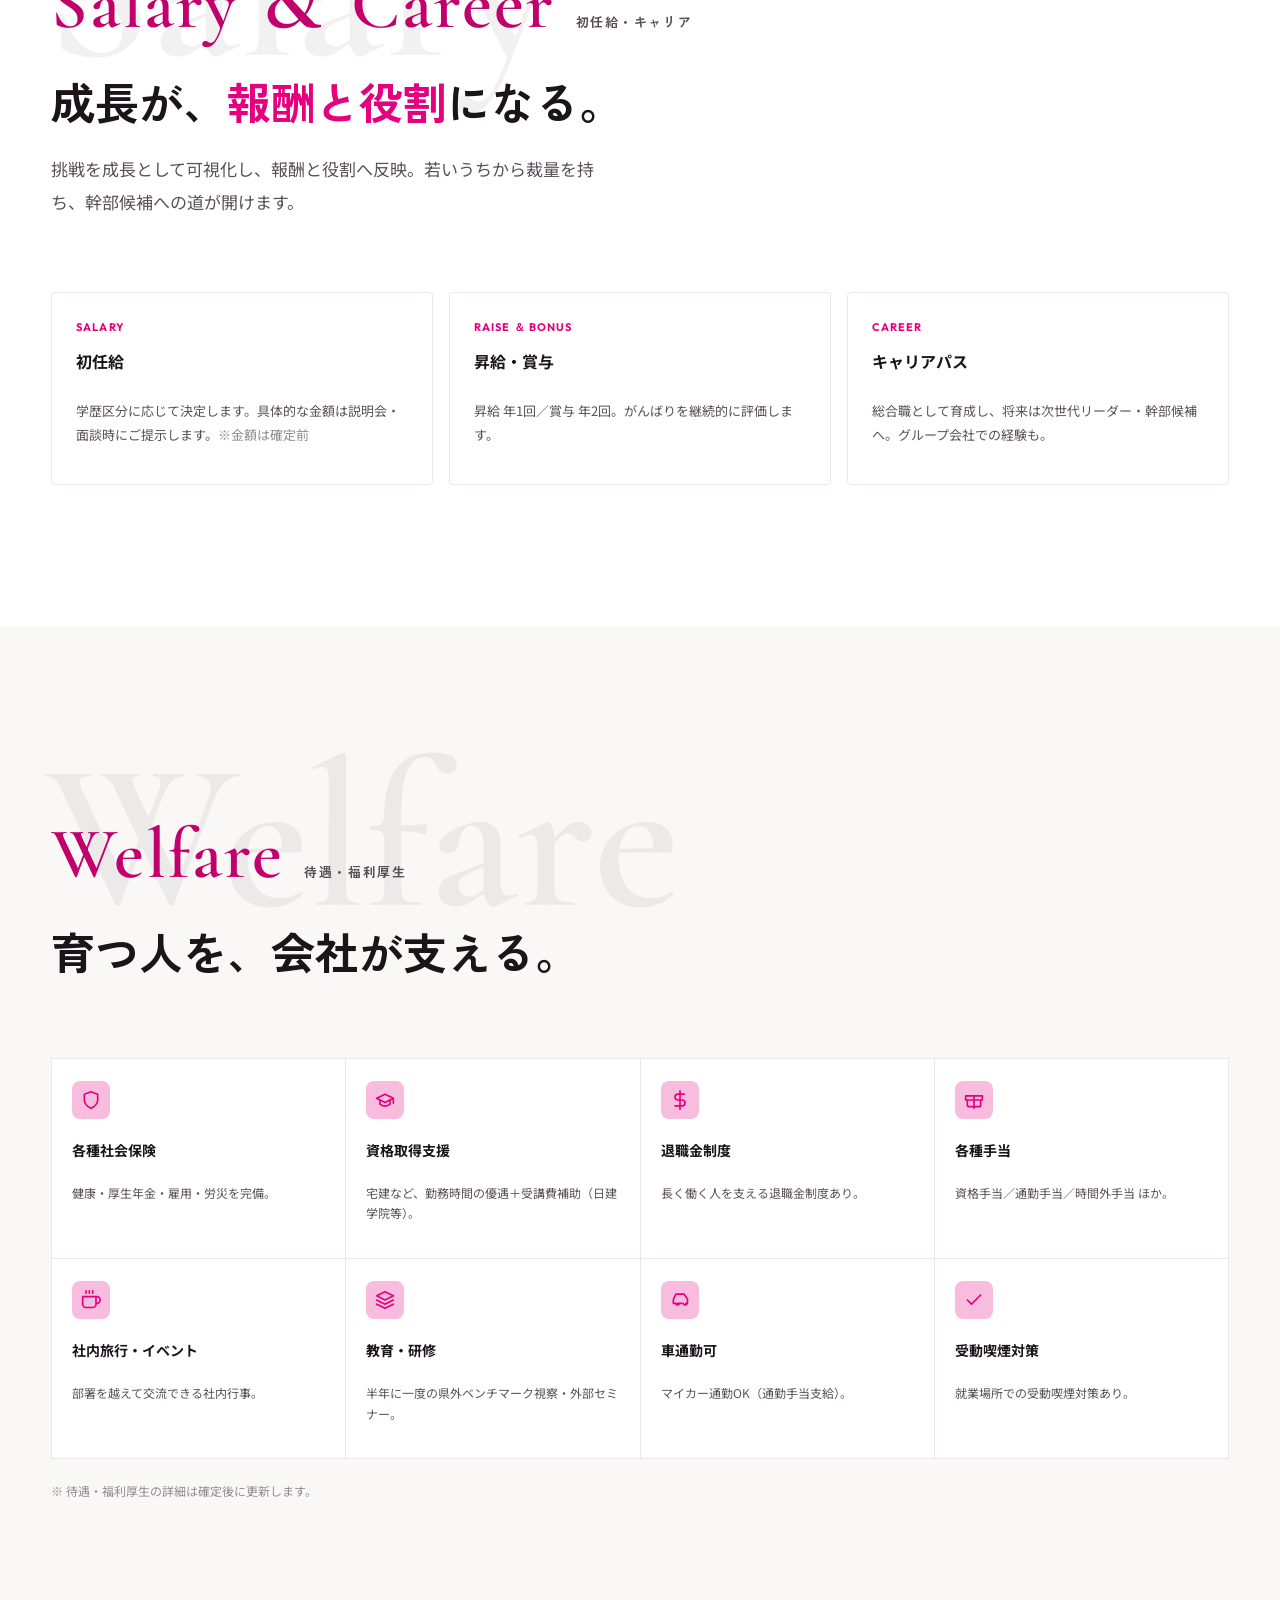
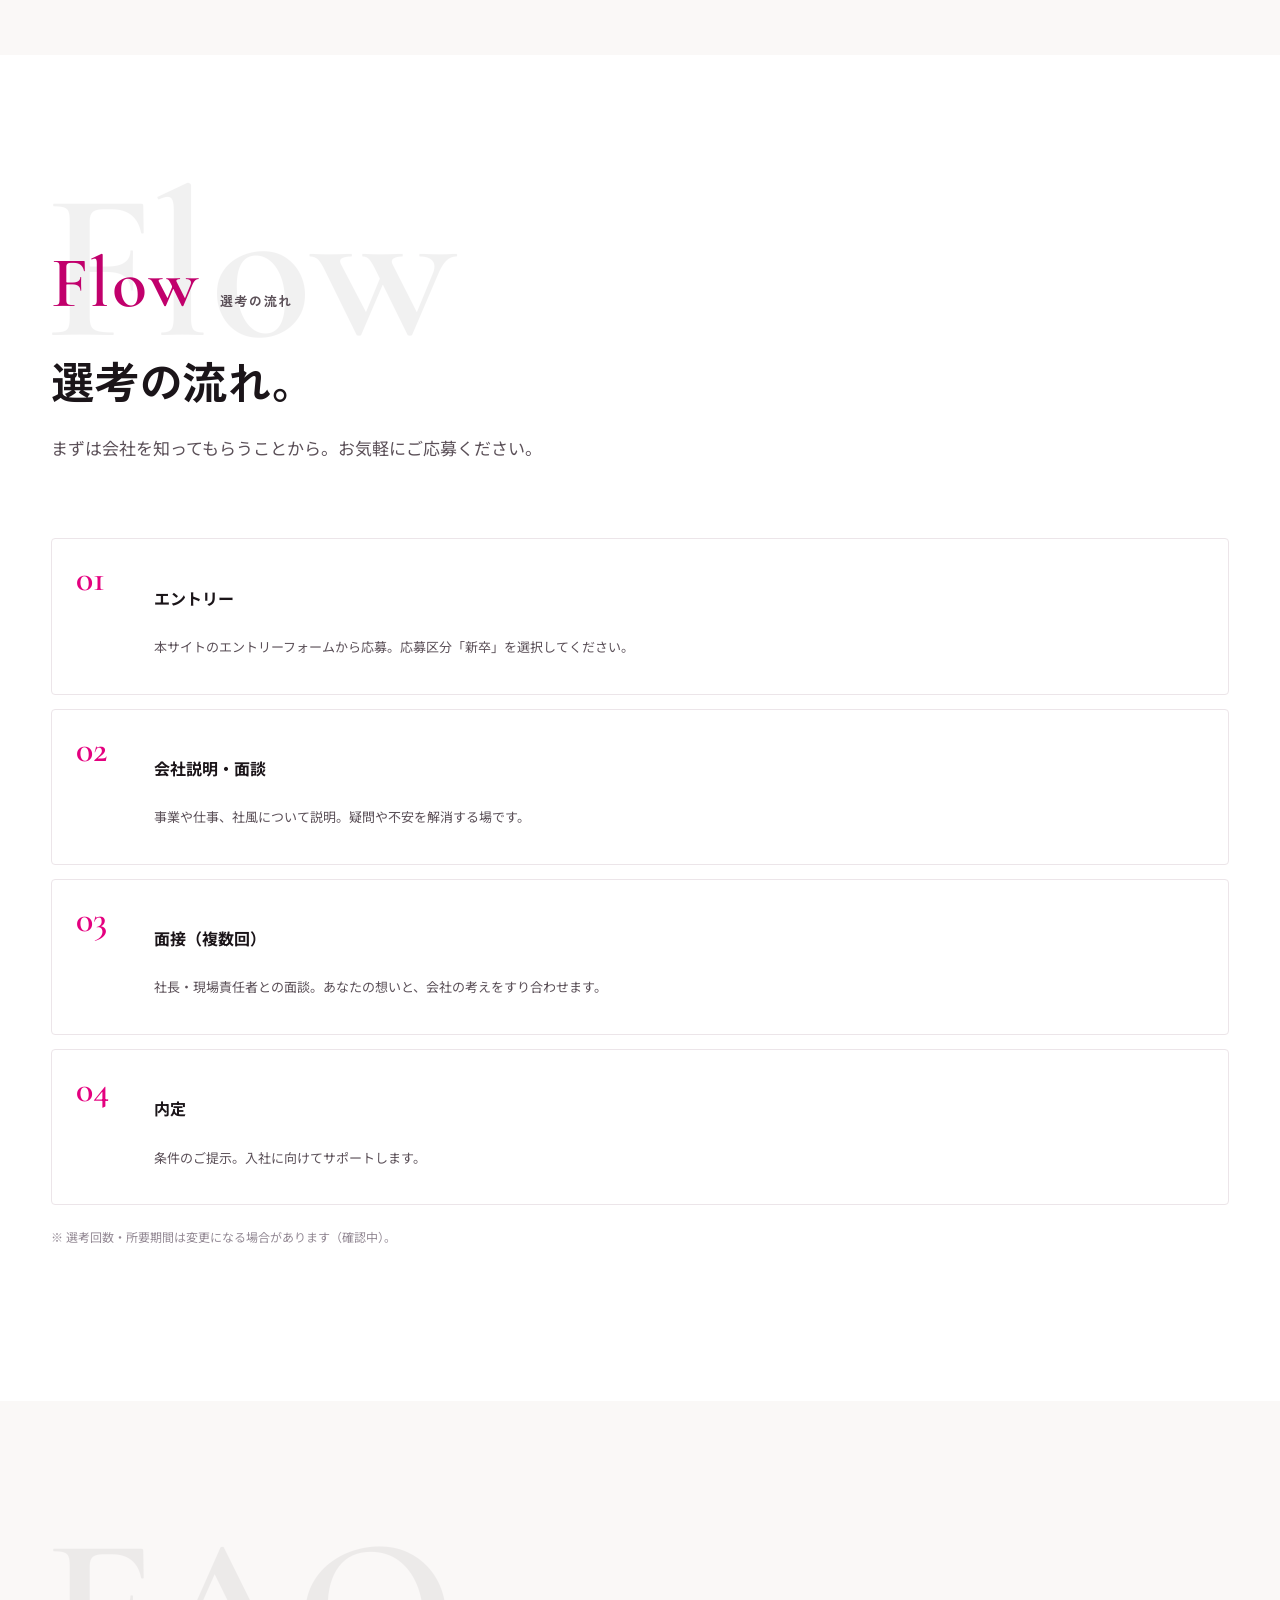
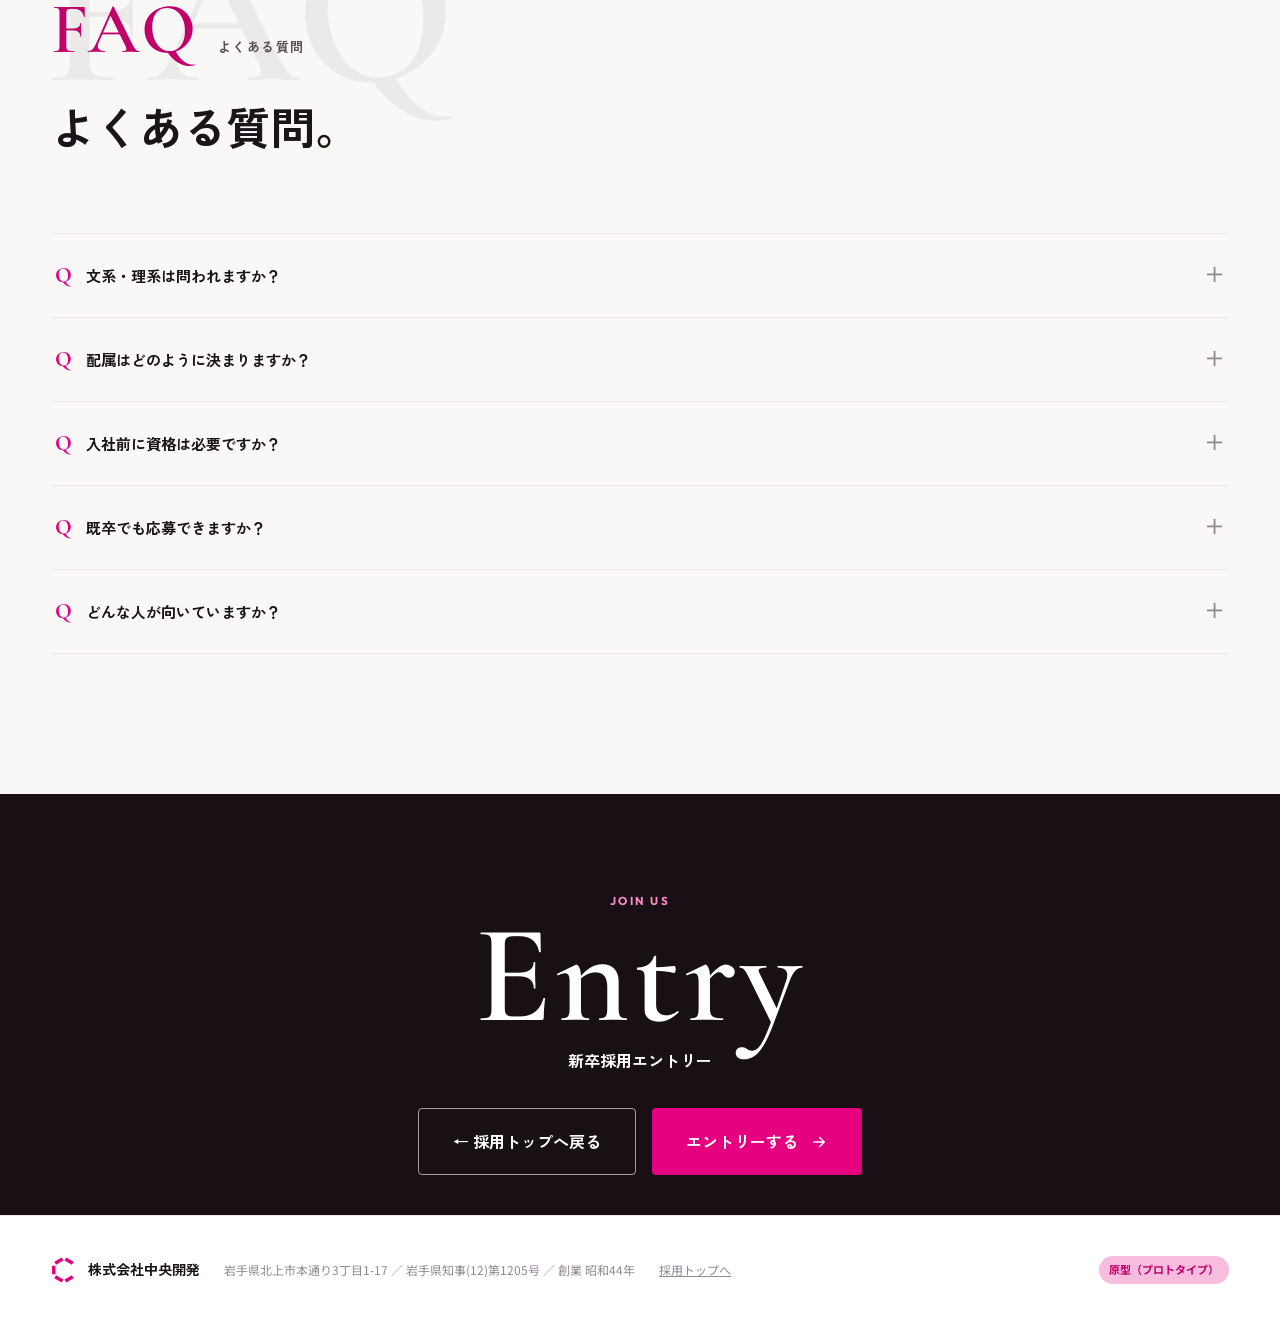
<file: shinsotsu/index.html>
<!doctype html>
<html lang="ja">
<head>
<meta charset="utf-8">
<meta name="viewport" content="width=device-width, initial-scale=1">
<title>新卒採用 募集要項｜株式会社中央開発</title>
<meta name="description" content="株式会社中央開発の新卒採用 募集要項。2027年卒 総合職。配属領域・初任給・待遇・選考フロー・よくある質問を掲載。">
<link rel="icon" href="../assets/img/logo.svg" type="image/svg+xml">
<link rel="preconnect" href="https://fonts.googleapis.com">
<link rel="preconnect" href="https://fonts.gstatic.com" crossorigin>
<link rel="stylesheet" href="https://fonts.googleapis.com/css2?family=Anton&family=Cormorant+Garamond:ital,wght@0,500;0,600;0,700;1,600&family=Zen+Kaku+Gothic+New:wght@500;700;900&family=Noto+Sans+JP:wght@400;500;700&family=Noto+Serif+JP:wght@600;700&family=Outfit:wght@500;600;700;800&display=swap">
<link rel="stylesheet" href="../assets/css/base.css">
<link rel="stylesheet" href="../assets/css/shinsotsu.css">
</head>
<body>

<svg width="0" height="0" style="position:absolute" aria-hidden="true"><defs>
<g id="cmark"><g fill="none" stroke="currentColor" stroke-width="30" stroke-linecap="butt">
<line x1="74.48" y1="-57" x2="12.12" y2="-93"/><line x1="-12.12" y1="-93" x2="-74.48" y2="-57"/>
<line x1="-86.6" y1="-36" x2="-86.6" y2="36"/><line x1="-74.48" y1="57" x2="-12.12" y2="93"/>
<line x1="12.12" y1="93" x2="74.48" y2="57"/></g></g>
</defs></svg>

<header class="top ontop" id="top"><div class="wrap">
  <a class="brand" href="../"><svg class="logo" viewBox="-110 -110 220 220"><use href="#cmark"/></svg>
    <div><b>株式会社中央開発</b><span>NEW GRADUATE</span></div></a>
  <nav class="nav">
    <a href="../" class="back">← 採用トップ</a>
    <a href="#jobs">配属領域</a><a href="#outline">募集要項</a><a href="#flow">選考の流れ</a><a href="#faq">FAQ</a>
    <a class="cta" href="../entry/">ENTRY</a>
  </nav>
</div></header>

<!-- FV -->
<section class="hero" id="hero" style="min-height:56svh">
  <div class="photo"></div>
  <svg class="cm" viewBox="-110 -110 220 220"><use href="#cmark"/></svg>
  <div class="wrap inner">
    <div class="label" style="color:#ff8cc6;margin-bottom:16px">New Graduate Recruit 2027</div>
    <div class="kick disp">Requirements</div>
    <h1>新卒採用 <span class="em">募集要項</span>。</h1>
    <p class="lead">ここで、人として育つ。岩手・北上から東北へ、次の時代のリーダーを募集します。</p>
  </div>
</section>

<!-- 配属領域 -->
<section class="sec white" id="jobs">
  <div class="wrap">
    <div class="shead reveal">
      <span class="ghost">Field</span>
      <div class="eyj"><span class="eng">Field</span><span class="jp">配属領域</span></div>
      <h2>総合職として、<span class="em">幅広く</span>。</h2>
      <p class="req-intro">募集は総合職。売り方も知識も、入ってから育てます。適性と希望を踏まえ、下記の領域のいずれかに配属します。将来はジョブローテーションでキャリアの幅も広げられます。</p>
    </div>
    <div class="rjobs reveal">
      <div class="rjob"><div class="jn">FIELD 01</div><h4>不動産売買・仲介</h4><p>土地・住宅の売買を、査定から契約後のフォローまで一貫して担当。創業からの主力です。</p></div>
      <div class="rjob"><div class="jn">FIELD 02</div><h4>賃貸仲介・管理</h4><p>お部屋探しからオーナー様の管理業務まで。地域の暮らしを日々支えます。</p></div>
      <div class="rjob"><div class="jn">FIELD 03</div><h4>リフォーム</h4><p>「直す・住み継ぐ」で住まいの価値を高める、今後さらに拡大する重点領域。</p></div>
      <div class="rjob"><div class="jn">FIELD 04</div><h4>分譲・まちづくり</h4><p>空き地・未管理地に新たな価値を。地域の未来をつくる開発の仕事です。</p></div>
      <div class="rjob"><div class="jn">FIELD 05</div><h4>設計・工務</h4><p>プランニング・設計から現場管理まで。家づくりの品質を支えます。</p></div>
      <div class="rjob"><div class="jn">FIELD 06</div><h4>企画・管理部門</h4><p>マーケティング・事務・経理など、会社の成長を内側から支える仕事。</p></div>
    </div>
  </div>
</section>

<!-- 募集要項（基本情報） -->
<section class="sec" id="outline">
  <div class="wrap">
    <div class="shead reveal">
      <span class="ghost">Outline</span>
      <div class="eyj"><span class="eng">Outline</span><span class="jp">募集要項</span></div>
      <h2>募集要項（基本情報）。</h2>
    </div>
    <dl class="reqs reveal">
      <div><dt>雇用形態</dt><dd>正社員（試用期間3ヶ月／期間中の待遇変更なし）</dd></div>
      <div><dt>募集職種</dt><dd>総合職（不動産売買・賃貸・リフォーム・まちづくり・設計・工務・企画管理 等。適性・希望に応じて配属）</dd></div>
      <div><dt>応募資格</dt><dd>2027年3月に大学・大学院・短大・専門学校等を卒業見込みの方（既卒3年以内も応募可）。<br>要普通自動車免許（AT可・入社までの取得でも可）。</dd></div>
      <div><dt>勤務地</dt><dd>岩手県北上市 本社（本通り3丁目1-17）ほか</dd></div>
      <div><dt>勤務時間</dt><dd>9:00〜18:00（休憩60分）</dd></div>
      <div><dt>休日・休暇</dt><dd>週休2日制／夏季休暇／年末年始休暇／有給休暇／慶弔休暇</dd></div>
      <div><dt>応募方法</dt><dd>本サイトのエントリーフォームよりご応募ください。</dd></div>
      <div><dt>提出書類</dt><dd>履歴書（面接時にご持参ください）</dd></div>
    </dl>
    <p class="reqs-note">※ 本募集要項は確定前のたたき台です。実際の条件は決定後に更新します。</p>
  </div>
</section>

<!-- 初任給・キャリア -->
<section class="sec white" id="salary">
  <div class="wrap">
    <div class="shead reveal">
      <span class="ghost">Salary</span>
      <div class="eyj"><span class="eng">Salary ＆ Career</span><span class="jp">初任給・キャリア</span></div>
      <h2>成長が、<span class="em">報酬と役割</span>になる。</h2>
      <p class="req-intro">挑戦を成長として可視化し、報酬と役割へ反映。若いうちから裁量を持ち、幹部候補への道が開けます。</p>
    </div>
    <div class="payref reveal">
      <div class="pc"><div class="pl">SALARY</div><h4>初任給</h4><p>学歴区分に応じて決定します。具体的な金額は説明会・面談時にご提示します。<span style="color:var(--ink-3)">※金額は確定前</span></p></div>
      <div class="pc"><div class="pl">RAISE ＆ BONUS</div><h4>昇給・賞与</h4><p>昇給 年1回／賞与 年2回。がんばりを継続的に評価します。</p></div>
      <div class="pc"><div class="pl">CAREER</div><h4>キャリアパス</h4><p>総合職として育成し、将来は次世代リーダー・幹部候補へ。グループ会社での経験も。</p></div>
    </div>
  </div>
</section>

<!-- 待遇・福利厚生 -->
<section class="sec" id="welfare">
  <div class="wrap">
    <div class="shead reveal">
      <span class="ghost">Welfare</span>
      <div class="eyj"><span class="eng">Welfare</span><span class="jp">待遇・福利厚生</span></div>
      <h2>育つ人を、会社が支える。</h2>
    </div>
    <div class="perks reveal">
      <div class="perk"><div class="ic"><svg viewBox="0 0 24 24" fill="none" stroke="currentColor" stroke-width="2" stroke-linecap="round" stroke-linejoin="round"><path d="M12 22s8-4 8-10V5l-8-3-8 3v7c0 6 8 10 8 10z"/></svg></div><h4>各種社会保険</h4><p>健康・厚生年金・雇用・労災を完備。</p></div>
      <div class="perk"><div class="ic"><svg viewBox="0 0 24 24" fill="none" stroke="currentColor" stroke-width="2" stroke-linecap="round" stroke-linejoin="round"><path d="M22 10v6M2 10l10-5 10 5-10 5z"/><path d="M6 12v5c3 3 9 3 12 0v-5"/></svg></div><h4>資格取得支援</h4><p>宅建など、勤務時間の優遇＋受講費補助（日建学院等）。</p></div>
      <div class="perk"><div class="ic"><svg viewBox="0 0 24 24" fill="none" stroke="currentColor" stroke-width="2" stroke-linecap="round" stroke-linejoin="round"><path d="M12 1v22M17 5H9.5a3.5 3.5 0 0 0 0 7h5a3.5 3.5 0 0 1 0 7H6"/></svg></div><h4>退職金制度</h4><p>長く働く人を支える退職金制度あり。</p></div>
      <div class="perk"><div class="ic"><svg viewBox="0 0 24 24" fill="none" stroke="currentColor" stroke-width="2" stroke-linecap="round" stroke-linejoin="round"><path d="M20 12v6a2 2 0 0 1-2 2H6a2 2 0 0 1-2-2v-6M2 7h20v5H2zM12 22V7"/></svg></div><h4>各種手当</h4><p>資格手当／通勤手当／時間外手当 ほか。</p></div>
      <div class="perk"><div class="ic"><svg viewBox="0 0 24 24" fill="none" stroke="currentColor" stroke-width="2" stroke-linecap="round" stroke-linejoin="round"><path d="M18 8h1a4 4 0 0 1 0 8h-1M2 8h16v9a4 4 0 0 1-4 4H6a4 4 0 0 1-4-4zM6 1v3M10 1v3M14 1v3"/></svg></div><h4>社内旅行・イベント</h4><p>部署を越えて交流できる社内行事。</p></div>
      <div class="perk"><div class="ic"><svg viewBox="0 0 24 24" fill="none" stroke="currentColor" stroke-width="2" stroke-linecap="round" stroke-linejoin="round"><path d="M12 2L2 7l10 5 10-5zM2 17l10 5 10-5M2 12l10 5 10-5"/></svg></div><h4>教育・研修</h4><p>半年に一度の県外ベンチマーク視察・外部セミナー。</p></div>
      <div class="perk"><div class="ic"><svg viewBox="0 0 24 24" fill="none" stroke="currentColor" stroke-width="2" stroke-linecap="round" stroke-linejoin="round"><path d="M14 16H9m10 0h2v-3.87a4 4 0 0 0-.9-2.52L17 5H7L4.9 9.61A4 4 0 0 0 4 12.13V16h2m1 0a2 2 0 1 0 4 0m5 0a2 2 0 1 0 4 0"/></svg></div><h4>車通勤可</h4><p>マイカー通勤OK（通勤手当支給）。</p></div>
      <div class="perk"><div class="ic"><svg viewBox="0 0 24 24" fill="none" stroke="currentColor" stroke-width="2" stroke-linecap="round" stroke-linejoin="round"><path d="M20 6L9 17l-5-5"/></svg></div><h4>受動喫煙対策</h4><p>就業場所での受動喫煙対策あり。</p></div>
    </div>
    <p class="reqs-note">※ 待遇・福利厚生の詳細は確定後に更新します。</p>
  </div>
</section>

<!-- 選考の流れ -->
<section class="sec white" id="flow">
  <div class="wrap">
    <div class="shead reveal">
      <span class="ghost">Flow</span>
      <div class="eyj"><span class="eng">Flow</span><span class="jp">選考の流れ</span></div>
      <h2>選考の流れ。</h2>
      <p class="req-intro">まずは会社を知ってもらうことから。お気軽にご応募ください。</p>
    </div>
    <div class="steps reveal">
      <div class="step"><div class="sn">01</div><div><h4>エントリー</h4><p>本サイトのエントリーフォームから応募。応募区分「新卒」を選択してください。</p></div></div>
      <div class="step"><div class="sn">02</div><div><h4>会社説明・面談</h4><p>事業や仕事、社風について説明。疑問や不安を解消する場です。</p></div></div>
      <div class="step"><div class="sn">03</div><div><h4>面接（複数回）</h4><p>社長・現場責任者との面談。あなたの想いと、会社の考えをすり合わせます。</p></div></div>
      <div class="step"><div class="sn">04</div><div><h4>内定</h4><p>条件のご提示。入社に向けてサポートします。</p></div></div>
    </div>
    <p class="reqs-note">※ 選考回数・所要期間は変更になる場合があります（確認中）。</p>
  </div>
</section>

<!-- FAQ -->
<section class="sec" id="faq">
  <div class="wrap">
    <div class="shead reveal">
      <span class="ghost">FAQ</span>
      <div class="eyj"><span class="eng">FAQ</span><span class="jp">よくある質問</span></div>
      <h2>よくある質問。</h2>
    </div>
    <div class="faq reveal">
      <details><summary>文系・理系は問われますか？<span class="qx">＋</span></summary><div class="a">問いません。学部・学科不問です。売り方も専門知識も、入社後の研修とOJTで育てます。大切なのは、挑戦を楽しめること。</div></details>
      <details><summary>配属はどのように決まりますか？<span class="qx">＋</span></summary><div class="a">総合職としての採用です。適性と本人の希望を踏まえて配属を決定します。将来はジョブローテーションでキャリアの幅を広げることも可能です。</div></details>
      <details><summary>入社前に資格は必要ですか？<span class="qx">＋</span></summary><div class="a">必要ありません。宅地建物取引士などは入社後の取得支援（勤務時間の優遇＋受講費補助）があります。</div></details>
      <details><summary>既卒でも応募できますか？<span class="qx">＋</span></summary><div class="a">卒業後3年以内の方は新卒枠で応募いただけます。詳細はお問い合わせください。</div></details>
      <details><summary>どんな人が向いていますか？<span class="qx">＋</span></summary><div class="a">自分の意思で考え、責任を持って挑戦できる方。若くして裁量を持ち、次世代のリーダー・幹部を目指したい方を歓迎します。</div></details>
    </div>
  </div>
</section>

<!-- Entry -->
<section id="entry">
  <div class="entry-band">
    <div class="label" style="color:#ff8cc6">Join Us</div>
    <div class="big">Entry</div>
    <div class="sub">新卒採用エントリー</div>
    <div class="btns">
      <a class="line" href="../">← 採用トップへ戻る</a>
      <a class="fill" href="../entry/">エントリーする<svg viewBox="0 0 24 24" fill="none" stroke="currentColor" stroke-width="2" stroke-linecap="round" stroke-linejoin="round"><path d="M5 12h14M13 6l6 6-6 6"/></svg></a>
    </div>
  </div>
</section>

<footer><div class="wrap">
  <a class="brand" href="../" style="text-decoration:none;color:inherit"><svg class="logo" viewBox="-110 -110 220 220" style="width:26px;height:26px;color:var(--brand)"><use href="#cmark"/></svg><b>株式会社中央開発</b></a>
  <span>岩手県北上市本通り3丁目1-17 ／ 岩手県知事(12)第1205号 ／ 創業 昭和44年</span>
  <a href="../" style="color:var(--ink-3);text-decoration:underline">採用トップへ</a>
  <span class="proto">原型（プロトタイプ）</span>
</div></footer>

<div class="rail" id="rail">
  <a class="c" href="../chuto/"><small>Recruit</small>中途募集要項<svg viewBox="0 0 24 24" fill="none" stroke="currentColor" stroke-width="2" stroke-linecap="round" stroke-linejoin="round"><path d="M7 17L17 7M9 7h8v8"/></svg></a>
  <a class="ent" href="../entry/"><small>Recruit</small>エントリー<svg viewBox="0 0 24 24" fill="none" stroke="currentColor" stroke-width="2" stroke-linecap="round" stroke-linejoin="round"><path d="M7 17L17 7M9 7h8v8"/></svg></a>
</div>
<button class="backtop" id="backtop" aria-label="トップへ戻る"><svg viewBox="0 0 24 24" fill="none" stroke="currentColor" stroke-width="2.4" stroke-linecap="round" stroke-linejoin="round"><path d="M6 15l6-6 6 6"/></svg></button>

<script src="../assets/js/main.js" defer></script>
</body>
</html>
</file>
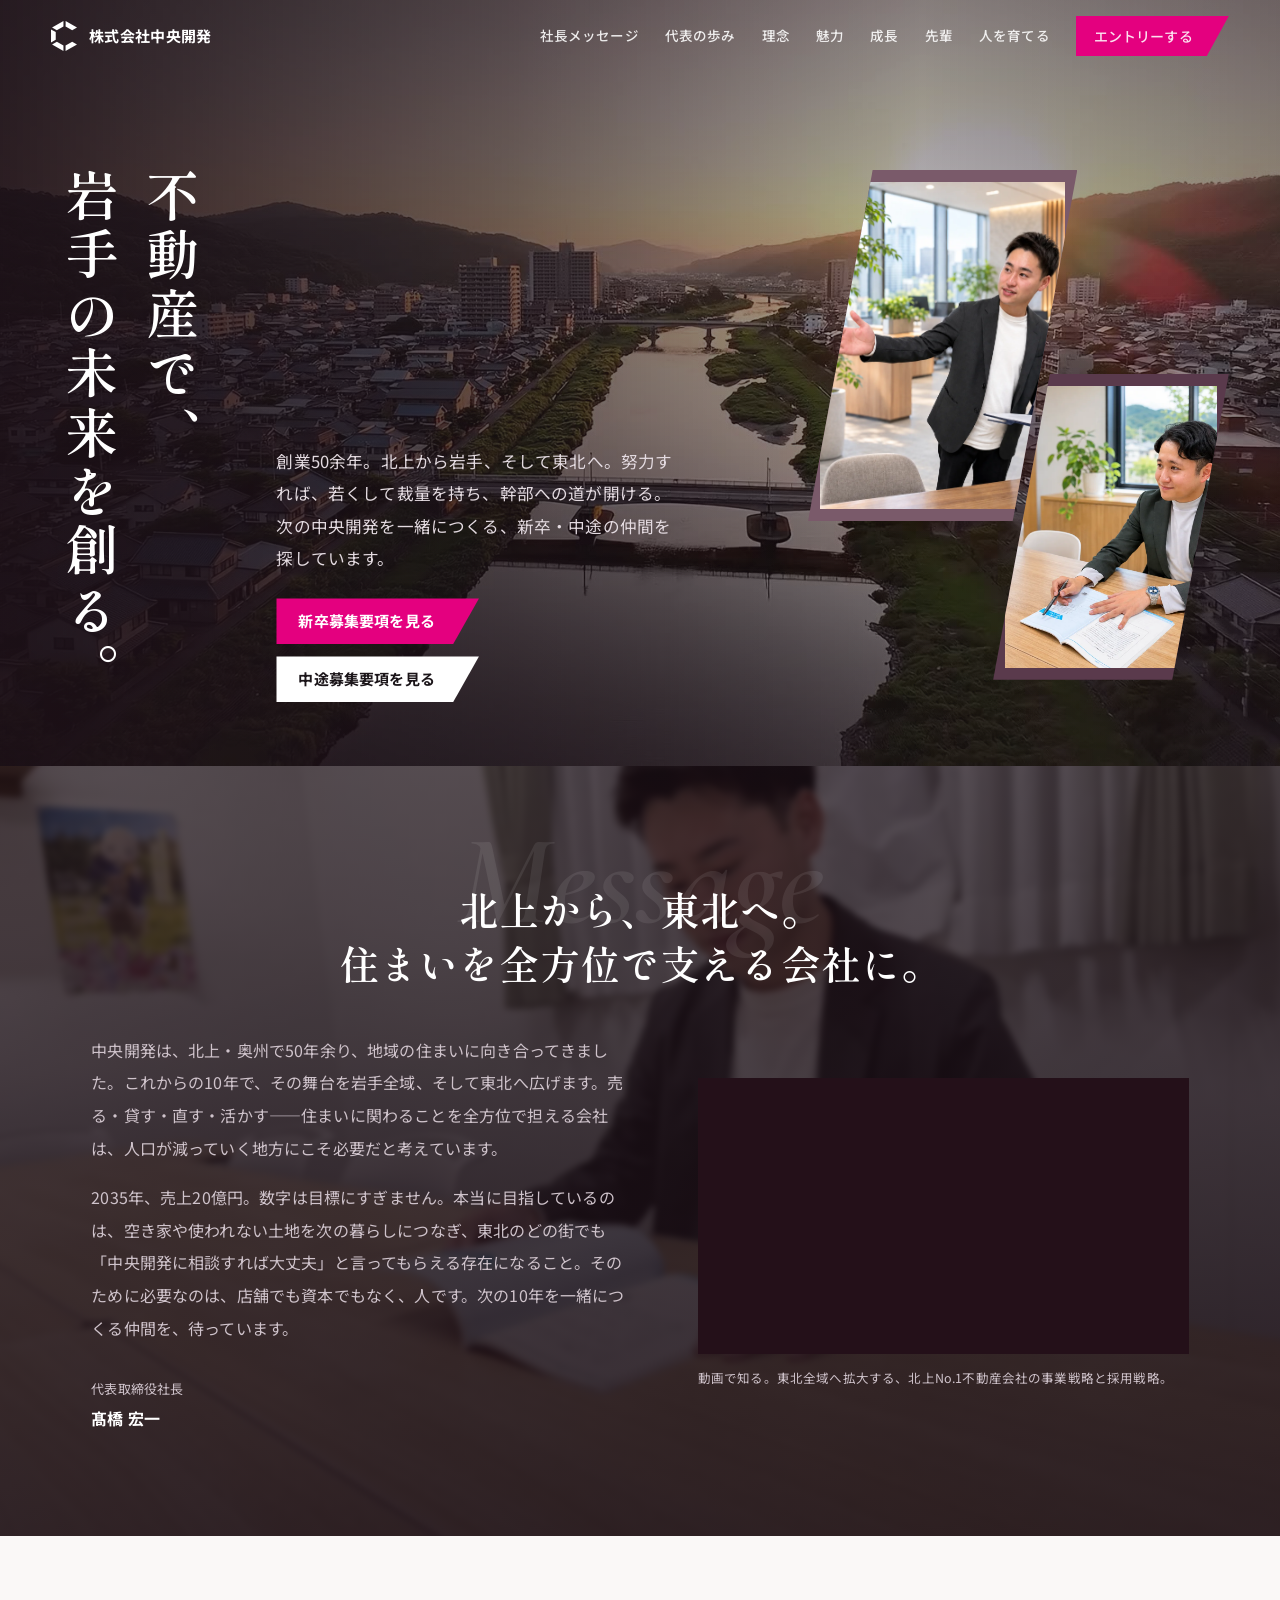
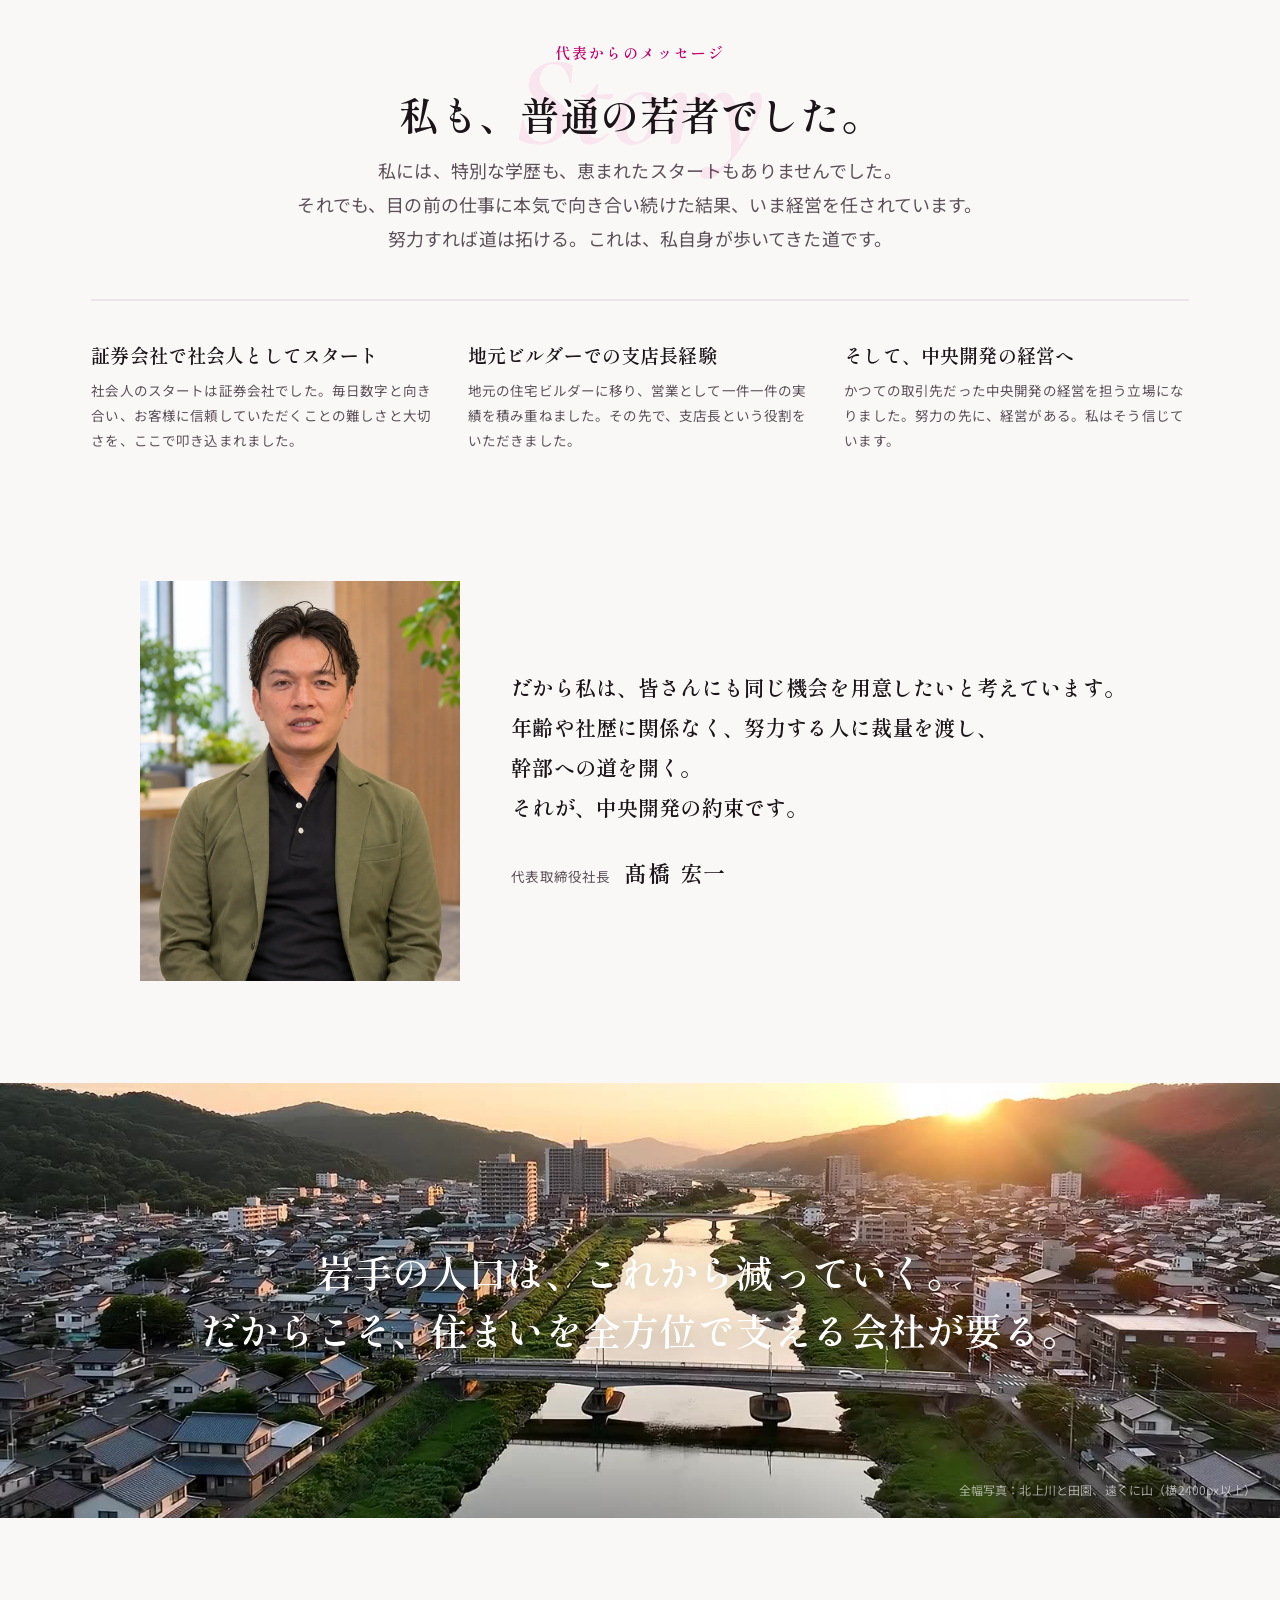
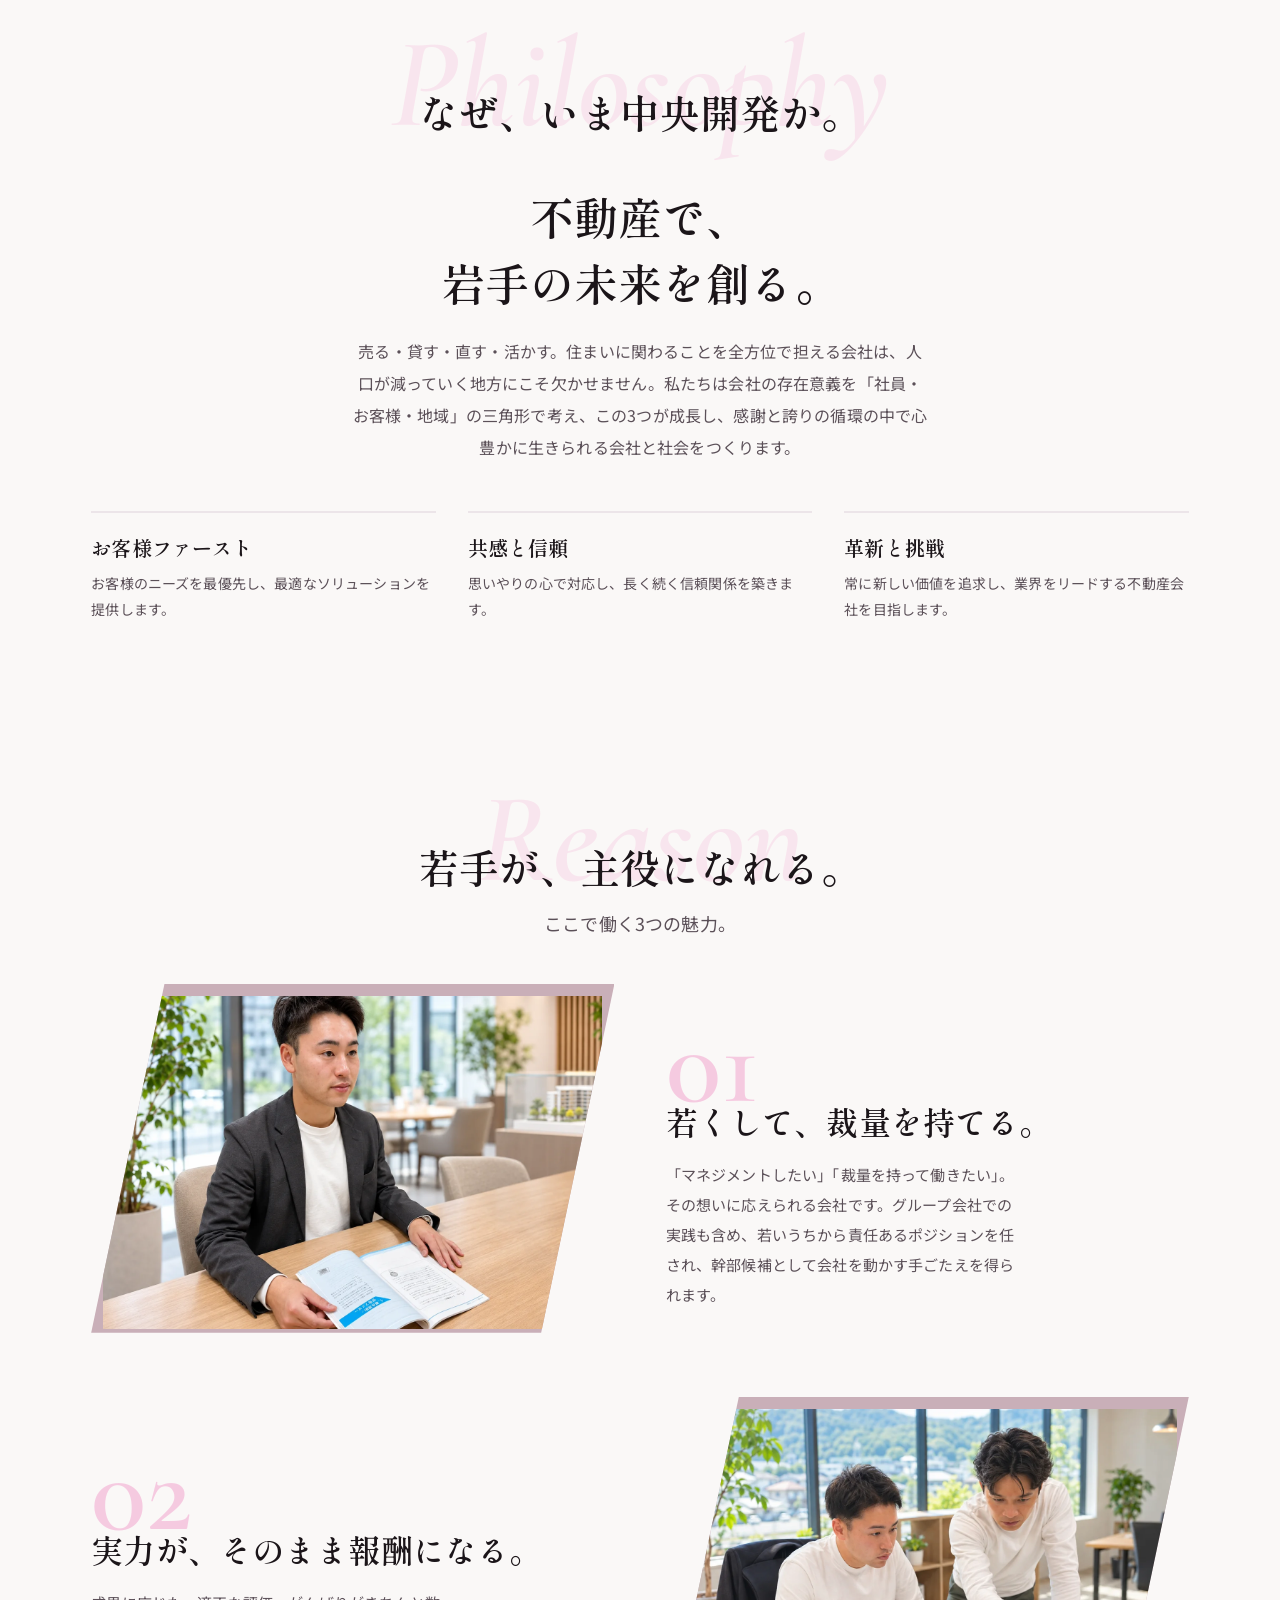
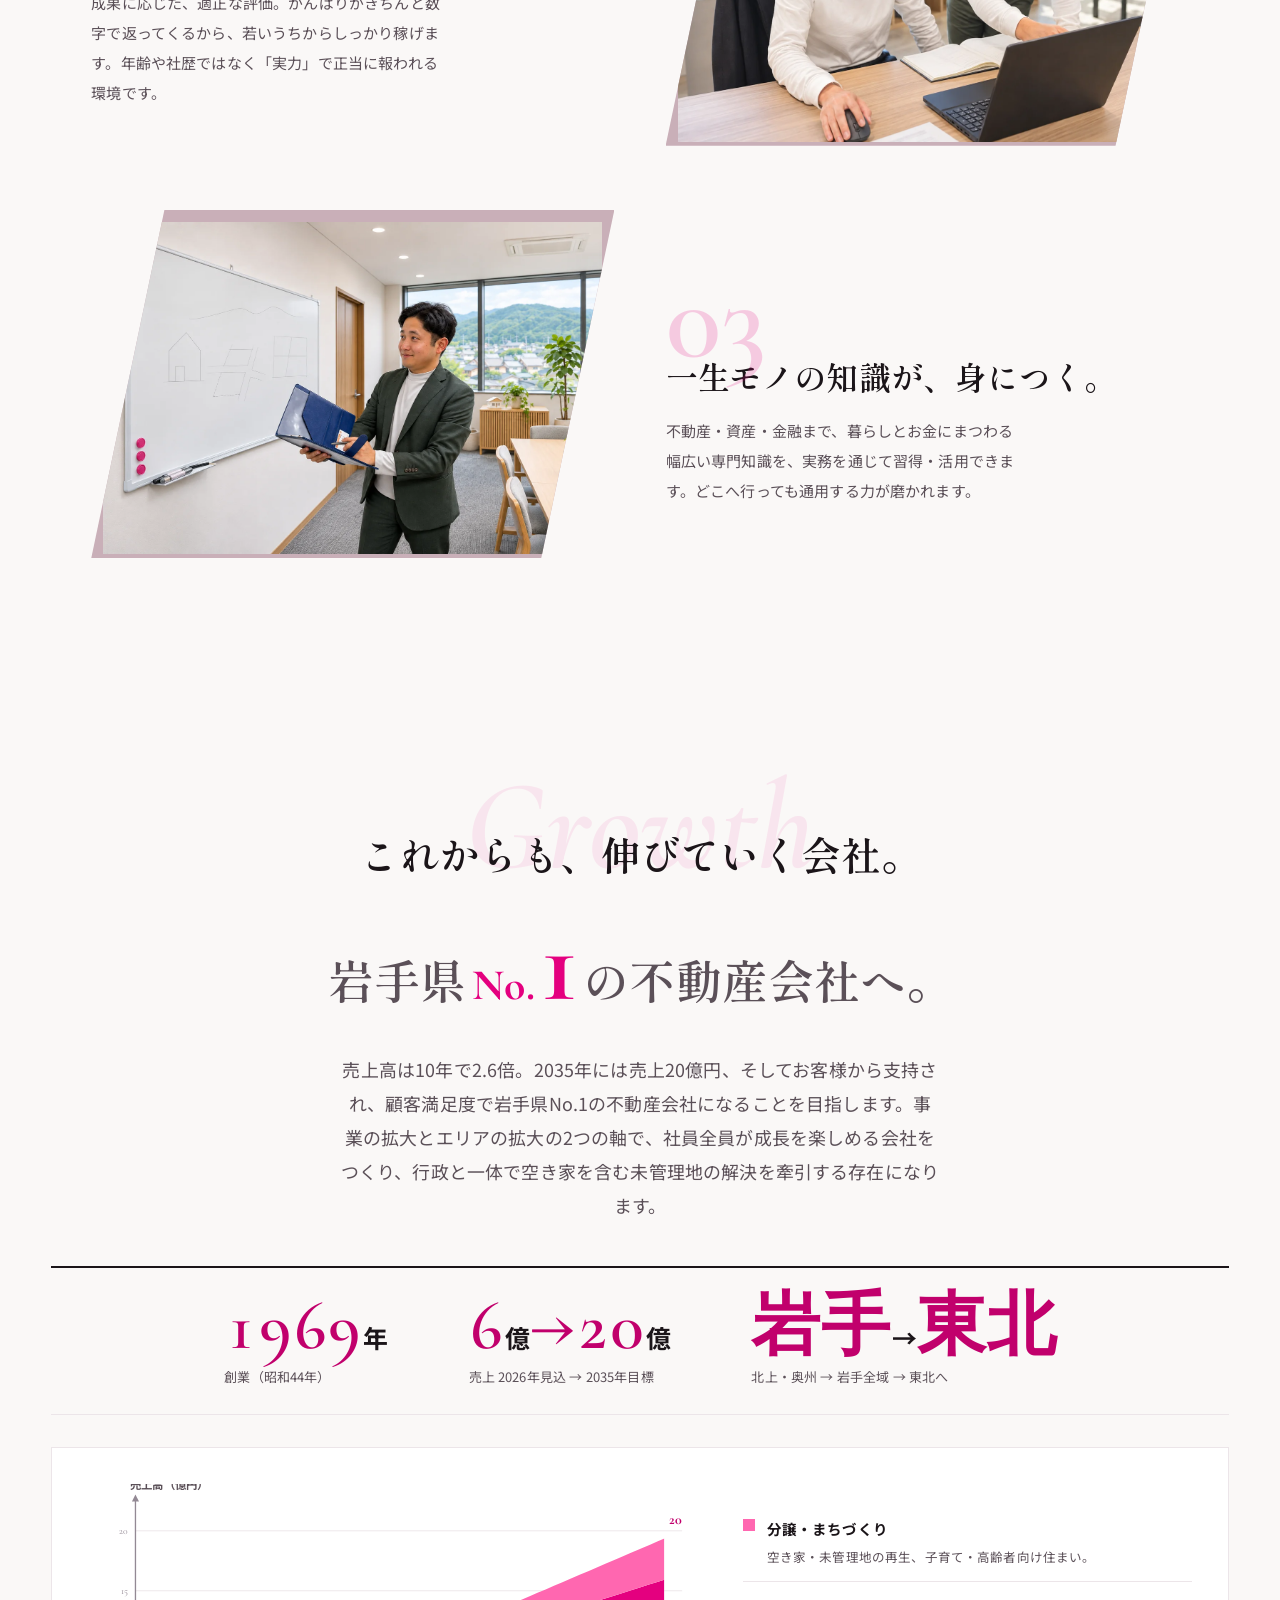
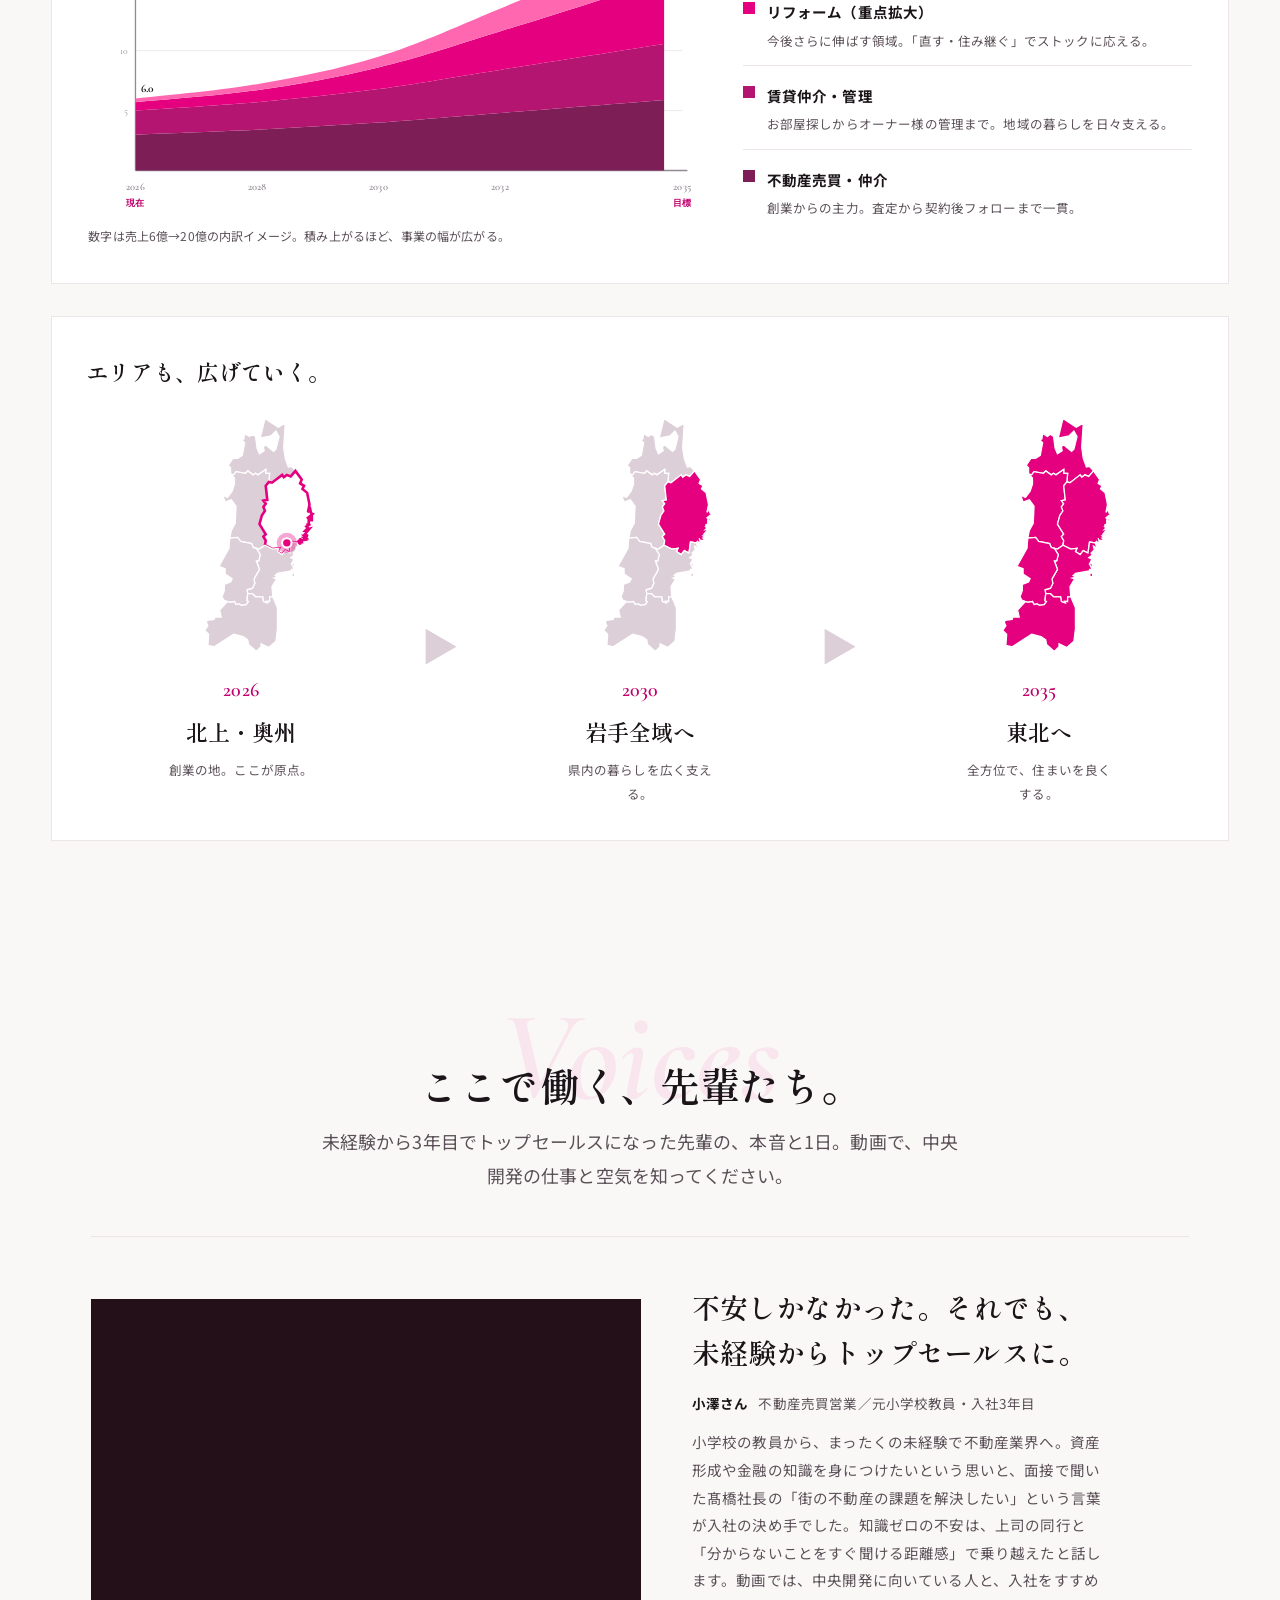
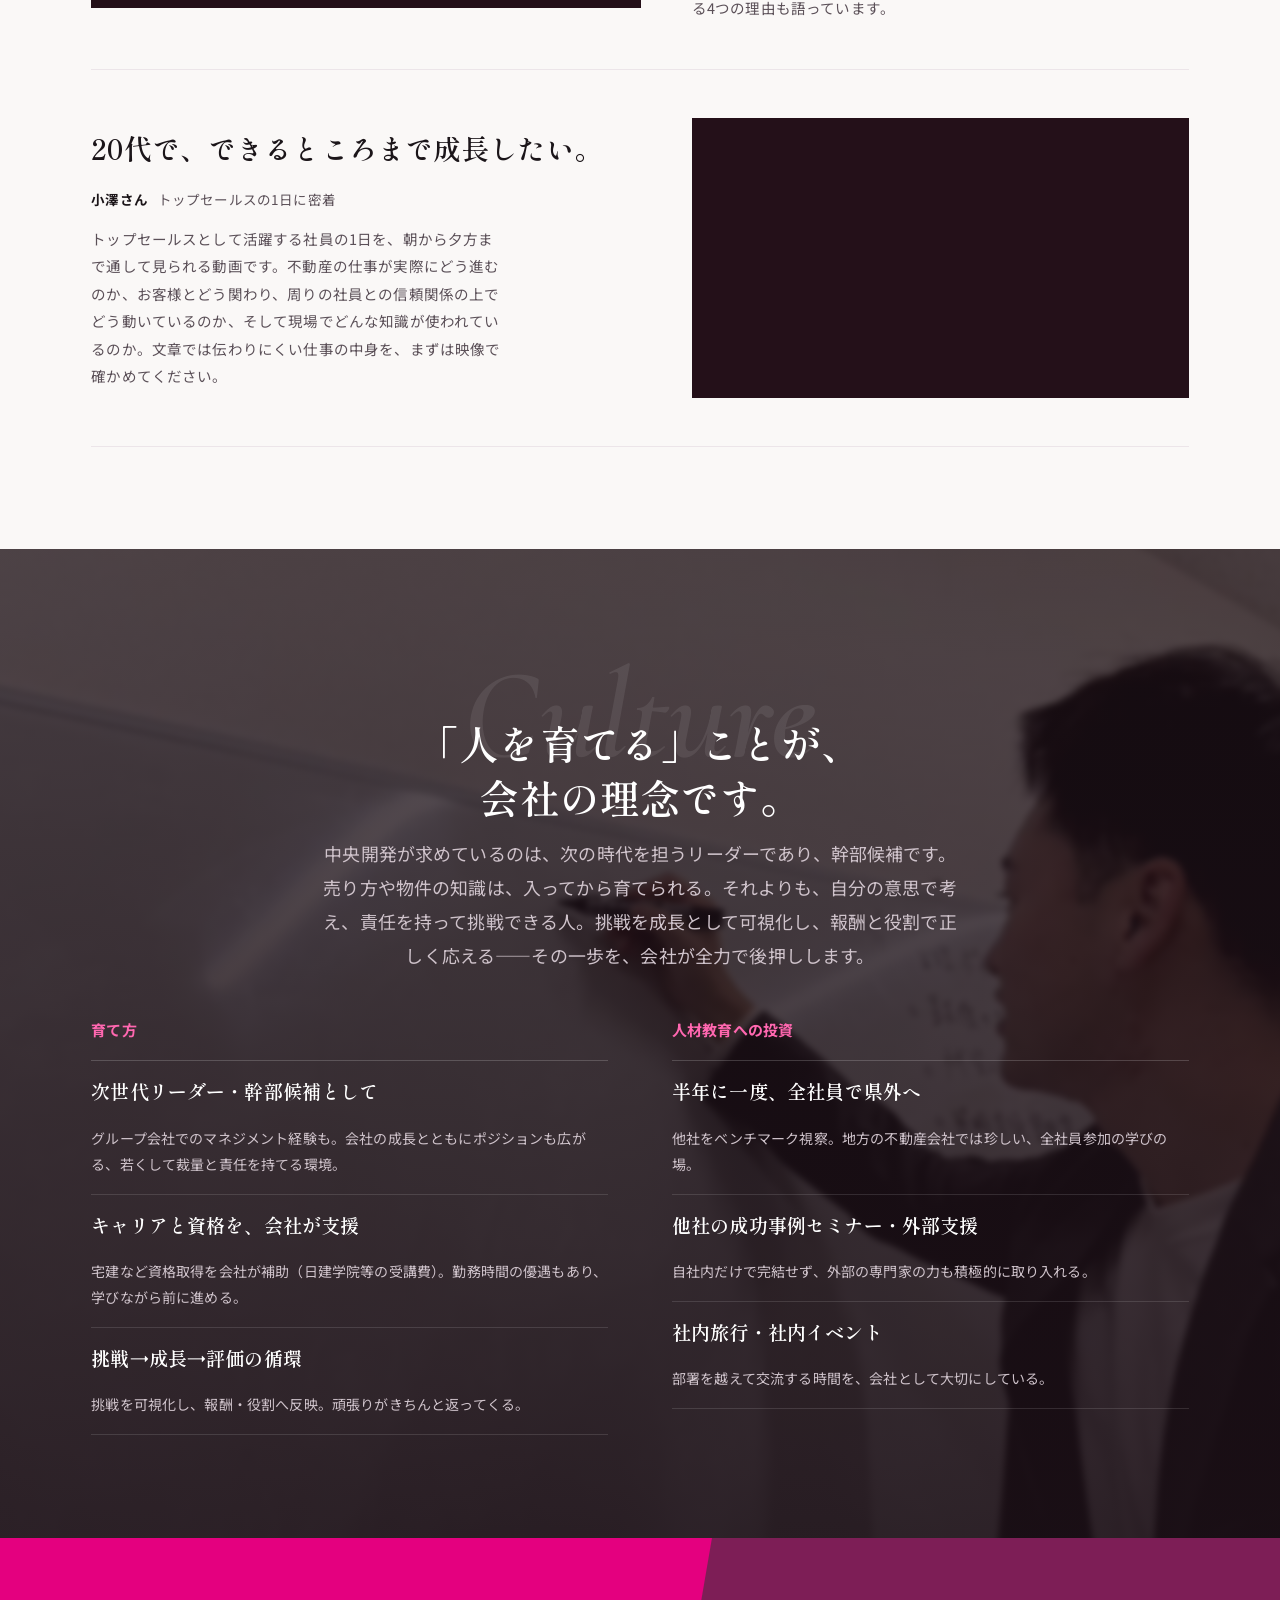
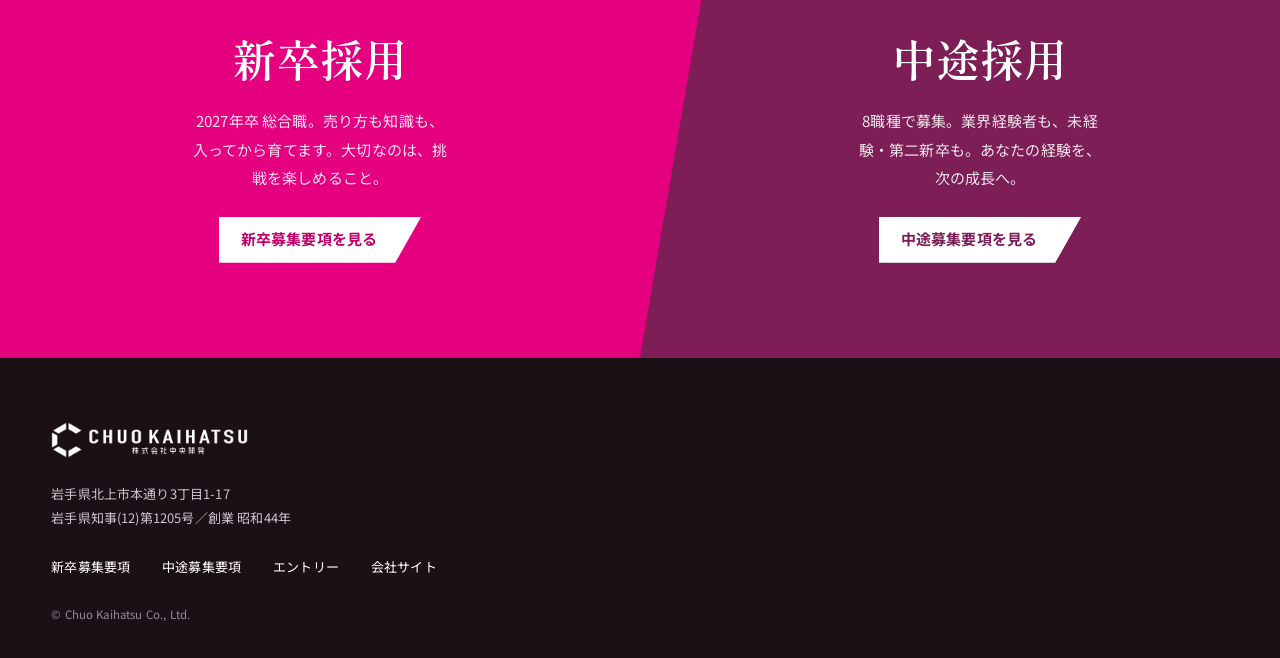
<file: v2/index.html>
<!doctype html>
<html lang="ja">
<head>
<meta charset="utf-8">
<meta name="viewport" content="width=device-width, initial-scale=1">
<title>中央開発 採用サイト｜不動産で、岩手の未来を創る</title>
<meta name="description" content="株式会社中央開発（岩手・北上）の採用サイト。北上から東北へ、住まいを全方位で支える会社に。若くして裁量を持ち幹部へ。新卒・中途を募集しています。">
<meta name="robots" content="noindex">
<link rel="icon" href="assets/img/mark.svg" type="image/svg+xml">
<link rel="preconnect" href="https://fonts.googleapis.com">
<link rel="preconnect" href="https://fonts.gstatic.com" crossorigin>
<link rel="stylesheet" href="https://fonts.googleapis.com/css2?family=Shippori+Mincho+B1:wght@500;600;700&family=Cormorant+Garamond:ital,wght@0,600;0,700;1,600&family=Noto+Sans+JP:wght@400;500;700&display=swap">
<link rel="stylesheet" href="assets/css/tokens.css">
<link rel="stylesheet" href="assets/css/site.css">
</head>
<body>
<svg width="0" height="0" style="position:absolute" aria-hidden="true"><defs><g id="cmark" fill="currentColor">
<polygon points="35.0,219.7 414.5,0.0 414.5,182.3 193.5,309.6"/><polygon points="486.9,0.0 865.2,218.5 706.6,309.6 485.6,182.3"/><polygon points="0.0,280.9 157.3,370.8 157.3,628.0 0.0,719.1"/><polygon points="35.0,780.3 194.8,690.4 414.5,817.7 414.5,1000.0"/><polygon points="485.6,817.7 706.6,690.4 865.2,780.3 485.6,1000.0"/></g></defs></svg>

<header class="hd"><div class="in">
  <a class="brand" href="./"><svg viewBox="0 0 865.2 1000" aria-hidden="true"><use href="#cmark"/></svg><b>株式会社中央開発</b></a>
  <nav aria-label="ページ内">
    <a href="#message">社長メッセージ</a><a href="#story">代表の歩み</a><a href="#philosophy">理念</a><a href="#reasons">魅力</a><a href="#growth">成長</a><a href="#voices">先輩</a><a href="#culture">人を育てる</a>
    <a class="ck-btn sm" href="entry/">エントリーする</a>
  </nav>
</div></header>

<!-- FV：左に縦組み見出し、右に斜めの写真パネル -->
<section class="hero" id="top">
  <div class="bg" aria-hidden="true">
    <video class="fv" autoplay muted loop playsinline preload="metadata" poster="assets/video/fv-poster.jpg"><source src="assets/video/fv.mp4" type="video/mp4"></video>
  </div>
  <h1 class="vert">不動産で、<br>岩手の未来を創る。</h1>
  <div class="side">
    <p>創業50余年。北上から岩手、そして東北へ。努力すれば、若くして裁量を持ち、幹部への道が開ける。次の中央開発を一緒につくる、新卒・中途の仲間を探しています。</p>
    <div class="row"><a class="ck-btn" href="shinsotsu/">新卒募集要項を見る</a><a class="ck-btn line" href="chuto/">中途募集要項を見る</a></div>
  </div>
  <div class="panels" aria-hidden="true"><div class="ph p1"><img src="assets/img/photo/hero_p1.webp" alt="" loading="eager"></div><div class="ph p2"><img src="assets/img/photo/hero_p2.webp" alt="" loading="eager"></div></div>
</section>

<!-- 社長メッセージ：写真の上に暗幕 -->
<section class="sec deep opening photo-sec" id="message">
  <div class="photo-bg" aria-hidden="true"><img src="assets/img/photo/bg_message.webp" alt="" loading="lazy"></div>
  <div class="wrap">
    <div class="ck-shead c"><span class="ghost" aria-hidden="true">Message</span><h2>北上から、東北へ。<br>住まいを全方位で<br class="sp">支える会社に。</h2></div>
    <div class="msg">
      <div>
        <div class="body" style="margin-top:0">
          <p>中央開発は、北上・奥州で50年余り、地域の住まいに向き合ってきました。これからの10年で、その舞台を岩手全域、そして東北へ広げます。売る・貸す・直す・活かす——住まいに関わることを全方位で担える会社は、人口が減っていく地方にこそ必要だと考えています。</p>
          <p>2035年、売上20億円。数字は目標にすぎません。本当に目指しているのは、空き家や使われない土地を次の暮らしにつなぎ、東北のどの街でも「中央開発に相談すれば大丈夫」と言ってもらえる存在になること。そのために必要なのは、店舗でも資本でもなく、人です。次の10年を一緒につくる仲間を、待っています。</p>
        </div>
        <div class="sign">代表取締役社長<b>髙橋 宏一</b></div>
      </div>
      <div>
        <div class="video"><iframe src="https://www.youtube.com/embed/DgNGnGkYfvY" title="東北全域へ拡大する北上No.1不動産会社の事業戦略と採用戦略" loading="lazy" allow="accelerometer; autoplay; clipboard-write; encrypted-media; gyroscope; picture-in-picture; web-share" referrerpolicy="strict-origin-when-cross-origin" allowfullscreen></iframe></div>
        <span class="cap">動画で知る。東北全域へ拡大する、北上No.1不動産会社の事業戦略と採用戦略。</span>
      </div>
    </div>
  </div>
</section>

<!-- 社長のこれまで -->
<section class="sec after-deep" id="story">
  <div class="wrap">
    <div class="ck-shead c"><span class="ghost" aria-hidden="true">Story</span><p class="eyebrow">代表からのメッセージ</p><h2>私も、<wbr>普通の若者でした。</h2><p>私には、特別な学歴も、恵まれたスタートもありませんでした。<br class="pc">それでも、目の前の仕事に本気で向き合い続けた結果、いま経営を任されています。<br class="pc">努力すれば道は拓ける。<wbr>これは、私自身が歩いてきた道です。</p></div>
    <div class="story one">
      <div class="ck-story">
        <div><b>証券会社で<wbr>社会人としてスタート</b><p>社会人のスタートは証券会社でした。毎日数字と向き合い、お客様に信頼していただくことの難しさと大切さを、ここで叩き込まれました。</p></div>
        <div><b>地元ビルダーでの<wbr>支店長経験</b><p>地元の住宅ビルダーに移り、営業として一件一件の実績を積み重ねました。その先で、支店長という役割をいただきました。</p></div>
        <div><b>そして、<wbr>中央開発の経営へ</b><p>かつての取引先だった中央開発の経営を担う立場になりました。努力の先に、経営がある。私はそう信じています。</p></div>
      </div>
      <div class="story-end">
        <figure class="story-photo"><img src="assets/img/photo/president.webp" alt="代表取締役社長 髙橋 宏一" loading="lazy" width="1000" height="1250"></figure>
        <div class="story-words">
          <p class="story-close">だから私は、皆さんにも<wbr>同じ機会を用意したいと<wbr>考えています。<br>年齢や社歴に関係なく、<wbr>努力する人に裁量を渡し、<wbr>幹部への道を開く。<br>それが、中央開発の約束です。</p>
          <p class="story-sign">代表取締役社長<b>髙橋 宏一</b></p>
        </div>
      </div>
    </div>
  </div>
</section>

<!-- 写真の帯：岩手の風景 -->
<div class="band" role="img" aria-label="岩手の風景写真"><img class="bandimg" src="assets/video/fv-poster.jpg" alt="" loading="lazy"><p class="q">岩手の人口は、<br class="sp">これから減っていく。<br>だからこそ、<br class="sp">住まいを全方位で<br class="sp">支える会社が要る。</p><span class="lab">全幅写真：北上川と田園、遠くに山（横2400px以上）</span></div>

<!-- 理念 -->
<section class="sec" id="philosophy">
  <div class="wrap">
    <div class="ck-shead c"><span class="ghost" aria-hidden="true">Philosophy</span><h2>なぜ、いま中央開発か。</h2></div>
    <div class="phi">
      <div>
        <p class="mission">不動産で、<br>岩手の未来を創る。</p>
        <p class="muted" style="margin:20px auto 0;line-height:2;max-width:var(--ck-measure)">売る・貸す・直す・活かす。住まいに関わることを全方位で担える会社は、人口が減っていく地方にこそ欠かせません。私たちは会社の存在意義を「社員・お客様・地域」の三角形で考え、この3つが成長し、感謝と誇りの循環の中で心豊かに生きられる会社と社会をつくります。</p>
      </div>
    </div>
    <div class="values three" style="margin-top:var(--ck-s7)">
      <div><div><b>お客様ファースト</b><p>お客様のニーズを最優先し、最適なソリューションを提供します。</p></div></div>
      <div><div><b>共感と信頼</b><p>思いやりの心で対応し、長く続く信頼関係を築きます。</p></div></div>
      <div><div><b>革新と挑戦</b><p>常に新しい価値を追求し、業界をリードする不動産会社を目指します。</p></div></div>
    </div>
  </div>
</section>

<!-- 魅力 -->
<section class="sec tight" id="reasons">
  <div class="wrap">
    <div class="ck-shead c"><span class="ghost" aria-hidden="true">Reason</span><h2>若手が、主役になれる。</h2><p>ここで働く3つの魅力。</p></div>
    <div class="reasons">
      <div class="ck-reason"><div class="ph"><img src="assets/img/photo/r01.webp" loading="eager" alt="若手社員が資料を手に商談の準備をしている様子"></div><div class="body"><div class="no" aria-hidden="true">01</div><h3>若くして、<br class="sp">裁量を持てる。</h3><p>「マネジメントしたい」「裁量を持って働きたい」。その想いに応えられる会社です。グループ会社での実践も含め、若いうちから責任あるポジションを任され、幹部候補として会社を動かす手ごたえを得られます。</p></div></div>
      <div class="ck-reason rev"><div class="ph"><img src="assets/img/photo/r02.webp" loading="eager" alt="社員2名がパソコンを見ながら打ち合わせをしている様子"></div><div class="body"><div class="no" aria-hidden="true">02</div><h3>実力が、<br class="sp">そのまま報酬になる。</h3><p>成果に応じた、適正な評価。がんばりがきちんと数字で返ってくるから、若いうちからしっかり稼げます。年齢や社歴ではなく「実力」で正当に報われる環境です。</p></div></div>
      <div class="ck-reason"><div class="ph"><img src="assets/img/photo/r03.webp" loading="eager" alt="ホワイトボードの前で説明する社員"></div><div class="body"><div class="no" aria-hidden="true">03</div><h3>一生モノの知識が、身につく。</h3><p>不動産・資産・金融まで、暮らしとお金にまつわる幅広い専門知識を、実務を通じて習得・活用できます。どこへ行っても通用する力が磨かれます。</p></div></div>
    </div>
  </div>
</section>

<!-- 成長と事業 -->
<section class="sec" id="growth">
  <div class="wrap wide">
    <div class="ck-shead c growth-head"><span class="ghost" aria-hidden="true">Growth</span><h2>これからも、<wbr>伸びていく会社。</h2>
      <p class="goal-h"><span class="pre">岩手県</span><span class="no1"><span class="n">No.</span><span class="one">1</span></span><br class="sp"><span class="post">の不動産会社へ。</span></p>
      <p>売上高は10年で2.6倍。2035年には売上20億円、そしてお客様から支持され、顧客満足度で岩手県No.1の不動産会社になることを目指します。事業の拡大とエリアの拡大の2つの軸で、社員全員が成長を楽しめる会社をつくり、行政と一体で空き家を含む未管理地の解決を牽引する存在になります。</p></div>
    <div class="numline" style="justify-content:center">
      <div><span class="n">1969<em>年</em></span><small>創業（昭和44年）</small></div>
      <div><span class="n">6<em>億</em>→20<em>億</em></span><small>売上 2026年見込 → 2035年目標</small></div>
      <div><span class="n">岩手<em>→</em>東北</span><small>北上・奥州 → 岩手全域 → 東北へ</small></div>
    </div>
    <div class="chartwrap">
      <div><svg id="areaChart" viewBox="0 0 690 372" role="img" aria-label="事業別売上の積み上げ推移（2026年6億円から2035年20億円）"></svg><p class="chart-cap">数字は売上6億→20億の内訳イメージ。積み上がるほど、事業の幅が広がる。</p></div>
      <div class="layers">
        <div class="ly"><span class="sw" style="background:#ff67b0"></span><div><b>分譲・まちづくり</b><p>空き家・未管理地の再生、子育て・高齢者向け住まい。</p></div></div>
        <div class="ly"><span class="sw" style="background:#e4007f"></span><div><b>リフォーム（重点拡大）</b><p>今後さらに伸ばす領域。「直す・住み継ぐ」でストックに応える。</p></div></div>
        <div class="ly"><span class="sw" style="background:#b31570"></span><div><b>賃貸仲介・管理</b><p>お部屋探しからオーナー様の管理まで。地域の暮らしを日々支える。</p></div></div>
        <div class="ly"><span class="sw" style="background:#7d1e56"></span><div><b>不動産売買・仲介</b><p>創業からの主力。査定から契約後フォローまで一貫。</p></div></div>
      </div>
    </div>
    <div class="area">
      <div class="hd2"><h3>エリアも、広げていく。</h3></div>
      <div class="area-maps">
        <div class="mstage"><div class="map s1" id="map1"></div><div class="minfo"><span class="yr">2026</span><h4>北上・奥州</h4><p>創業の地。ここが原点。</p></div></div>
        <div class="marrow" aria-hidden="true">▶</div>
        <div class="mstage"><div class="map s2" id="map2"></div><div class="minfo"><span class="yr">2030</span><h4>岩手全域へ</h4><p>県内の暮らしを広く支える。</p></div></div>
        <div class="marrow" aria-hidden="true">▶</div>
        <div class="mstage"><div class="map s3" id="map3"></div><div class="minfo"><span class="yr">2035</span><h4>東北へ</h4><p>全方位で、住まいを良くする。</p></div></div>
      </div>
    </div>
  </div>
</section>

<!-- 先輩 -->
<section class="sec tight" id="voices">
  <div class="wrap">
    <div class="ck-shead c"><span class="ghost" aria-hidden="true">Voices</span><h2>ここで働く、先輩たち。</h2><p>未経験から3年目でトップセールスになった先輩の、本音と1日。動画で、中央開発の仕事と空気を知ってください。</p></div>
    <div class="ck-voice vid">
      <div class="video"><iframe src="https://www.youtube.com/embed/nNZv7GKtcIE" title="【教員から不動産会社へ】20代未経験で活躍しているメンバーがなぜ転職し、今活躍しているかを大解剖" loading="lazy" allow="accelerometer; autoplay; clipboard-write; encrypted-media; gyroscope; picture-in-picture; web-share" referrerpolicy="strict-origin-when-cross-origin" allowfullscreen></iframe></div>
      <div><blockquote>不安しかなかった。<br class="sp">それでも、<wbr>未経験から<wbr>トップセールスに。</blockquote><div class="who"><b>小澤さん</b>不動産売買営業／元小学校教員・入社3年目</div><p>小学校の教員から、まったくの未経験で不動産業界へ。資産形成や金融の知識を身につけたいという思いと、面接で聞いた髙橋社長の「街の不動産の課題を解決したい」という言葉が入社の決め手でした。知識ゼロの不安は、上司の同行と「分からないことをすぐ聞ける距離感」で乗り越えたと話します。動画では、中央開発に向いている人と、入社をすすめる4つの理由も語っています。</p></div>
    </div>
    <div class="ck-voice vid">
      <div class="video"><iframe src="https://www.youtube.com/embed/n0_enXuN59Y" title="【トップセールス密着】岩手北上の不動産屋で活躍している20代若手メンバーの１日を大解剖" loading="lazy" allow="accelerometer; autoplay; clipboard-write; encrypted-media; gyroscope; picture-in-picture; web-share" referrerpolicy="strict-origin-when-cross-origin" allowfullscreen></iframe></div>
      <div><blockquote>20代で、<wbr>できるところまで<wbr>成長したい。</blockquote><div class="who"><b>小澤さん</b>トップセールスの1日に密着</div><p>トップセールスとして活躍する社員の1日を、朝から夕方まで通して見られる動画です。不動産の仕事が実際にどう進むのか、お客様とどう関わり、周りの社員との信頼関係の上でどう動いているのか、そして現場でどんな知識が使われているのか。文章では伝わりにくい仕事の中身を、まずは映像で確かめてください。</p></div>
    </div>
  </section>

<!-- 人を育てる：写真の上に暗幕 -->
<section class="sec deep closing photo-sec" id="culture">
  <div class="photo-bg" aria-hidden="true"><img src="assets/img/photo/bg_culture.webp" alt="" loading="lazy"></div>
  <div class="wrap">
    <div class="ck-shead c"><span class="ghost" aria-hidden="true">Culture</span><h2>「人を育てる」ことが、<br>会社の理念です。</h2><p>中央開発が求めているのは、次の時代を担うリーダーであり、幹部候補です。売り方や物件の知識は、入ってから育てられる。それよりも、自分の意思で考え、責任を持って挑戦できる人。挑戦を成長として可視化し、報酬と役割で正しく応える——その一歩を、会社が全力で後押しします。</p></div>
    <div class="facts">
      <div><h3>育て方</h3><dl>
        <div><dt>次世代リーダー・幹部候補として</dt><dd>グループ会社でのマネジメント経験も。会社の成長とともにポジションも広がる、若くして裁量と責任を持てる環境。</dd></div>
        <div><dt>キャリアと資格を、会社が支援</dt><dd>宅建など資格取得を会社が補助（日建学院等の受講費）。勤務時間の優遇もあり、学びながら前に進める。</dd></div>
        <div><dt>挑戦→成長→評価の循環</dt><dd>挑戦を可視化し、報酬・役割へ反映。頑張りがきちんと返ってくる。</dd></div>
      </dl></div>
      <div><h3>人材教育への投資</h3><dl>
        <div><dt>半年に一度、全社員で県外へ</dt><dd>他社をベンチマーク視察。地方の不動産会社では珍しい、全社員参加の学びの場。</dd></div>
        <div><dt>他社の成功事例セミナー・外部支援</dt><dd>自社内だけで完結せず、外部の専門家の力も積極的に取り入れる。</dd></div>
        <div><dt>社内旅行・社内イベント</dt><dd>部署を越えて交流する時間を、会社として大切にしている。</dd></div>
      </dl></div>
    </div>
  </div>
</section>

<!-- 募集要項へ -->
<section class="split" id="entry">
  <div class="panel a"><h2>新卒採用</h2><p>2027年卒 総合職。売り方も知識も、入ってから育てます。大切なのは、挑戦を楽しめること。</p><a class="ck-btn white" href="shinsotsu/">新卒募集要項を見る</a></div>
  <div class="panel b"><h2>中途採用</h2><p>8職種で募集。業界経験者も、未経験・第二新卒も。あなたの経験を、次の成長へ。</p><a class="ck-btn white" href="chuto/">中途募集要項を見る</a></div>
</section>

<footer><div class="in">
  <img src="assets/img/logo-horizontal-white.png" alt="CHUO KAIHATSU 株式会社中央開発">
  <p class="addr">岩手県北上市本通り3丁目1-17<br>岩手県知事(12)第1205号／創業 昭和44年</p>
  <div class="links"><a href="shinsotsu/">新卒募集要項</a><a href="chuto/">中途募集要項</a><a href="entry/">エントリー</a><a href="https://www.chuokaihatsu.co.jp/">会社サイト</a></div>
  <p class="copy">© Chuo Kaihatsu Co., Ltd.</p>
</div></footer>

<nav class="rail" aria-label="募集要項へ"><a class="s" href="shinsotsu/">新卒募集要項</a><a class="c" href="chuto/">中途募集要項</a></nav>
<script src="assets/js/site.js" defer></script>
<script src="assets/js/chart.js" defer></script>
<script src="assets/js/map.js" defer></script>
</body>
</html>
</file>
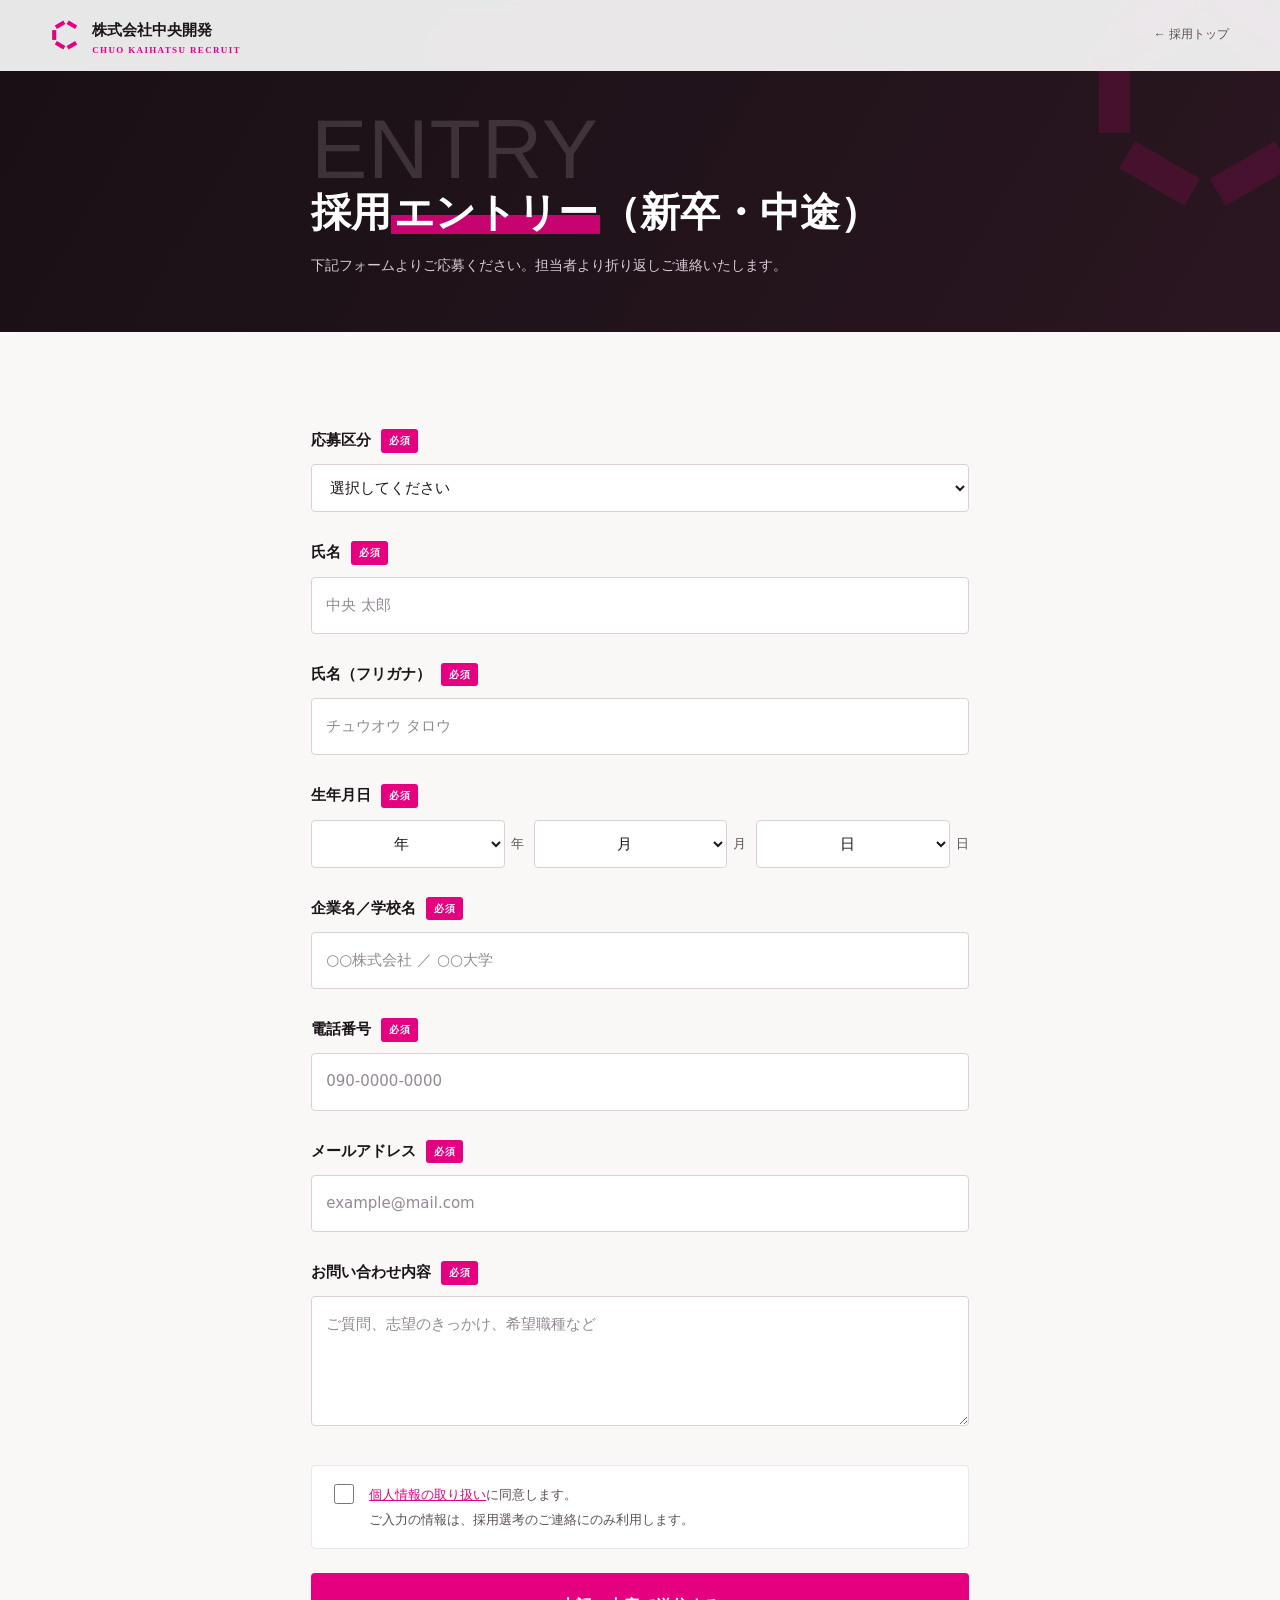
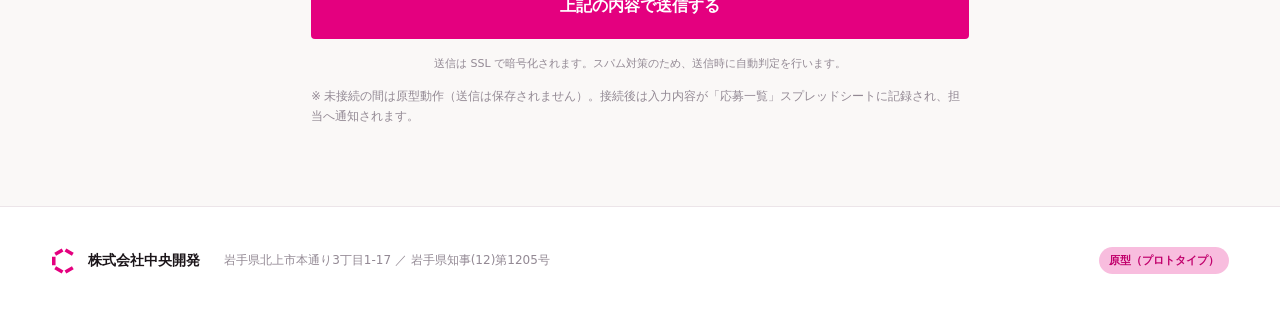
<file: shinsotsu/entry/index.html>
<!doctype html>
<html lang="ja">
<head>
<meta charset="utf-8">
<meta name="viewport" content="width=device-width, initial-scale=1">
<meta name="robots" content="noindex">
<title>採用エントリー｜株式会社中央開発</title>
<!-- 応募フォームは /entry/ に統合。ここは旧URL互換のためのリダイレクト。 -->
<meta http-equiv="refresh" content="0; url=../../entry/">
<link rel="canonical" href="../../entry/">
<style>body{font-family:system-ui,"Noto Sans JP",sans-serif;margin:0;display:grid;place-items:center;min-height:100vh;background:#faf8f7;color:#1b1519}a{color:#e4007f}</style>
</head>
<body>
<p>応募フォームへ移動します。自動で移動しない場合は <a href="../../entry/">こちら</a>。</p>
<script>location.replace('../../entry/');</script>
</body>
</html>
</file>
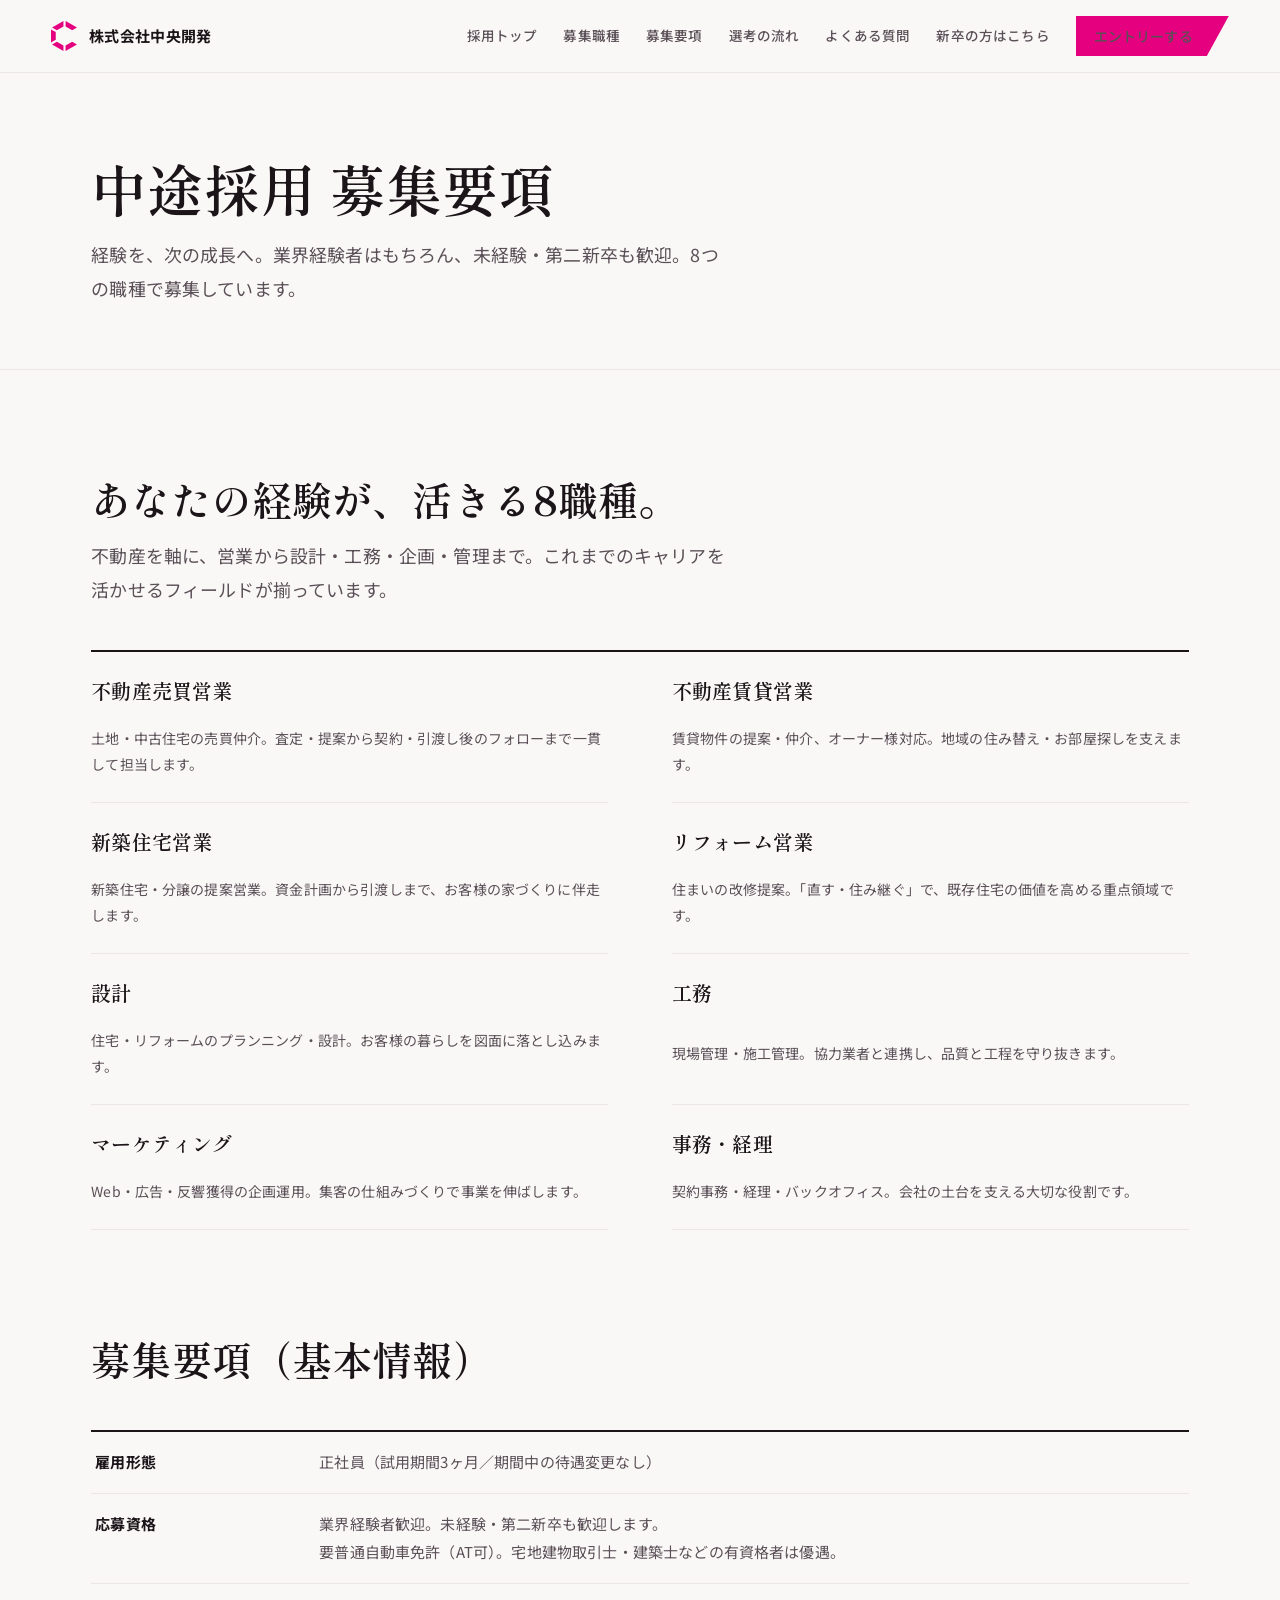
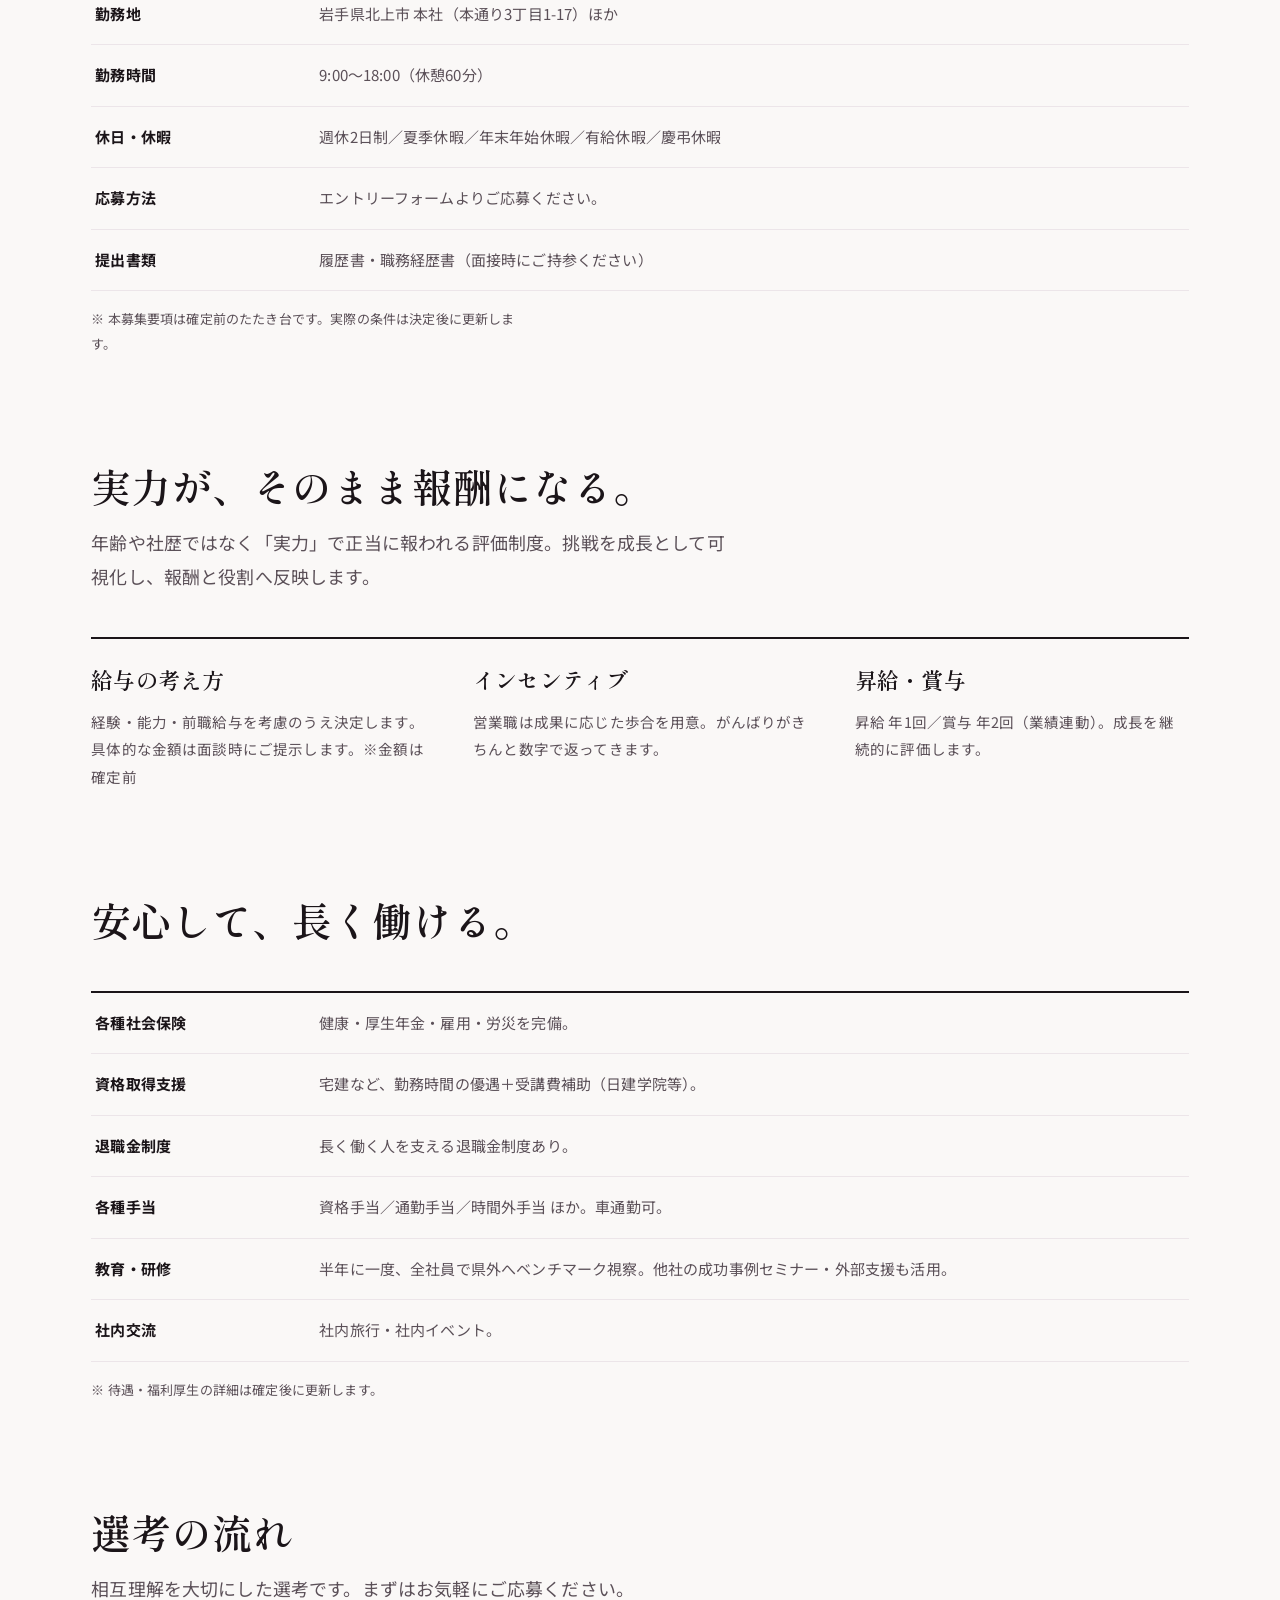
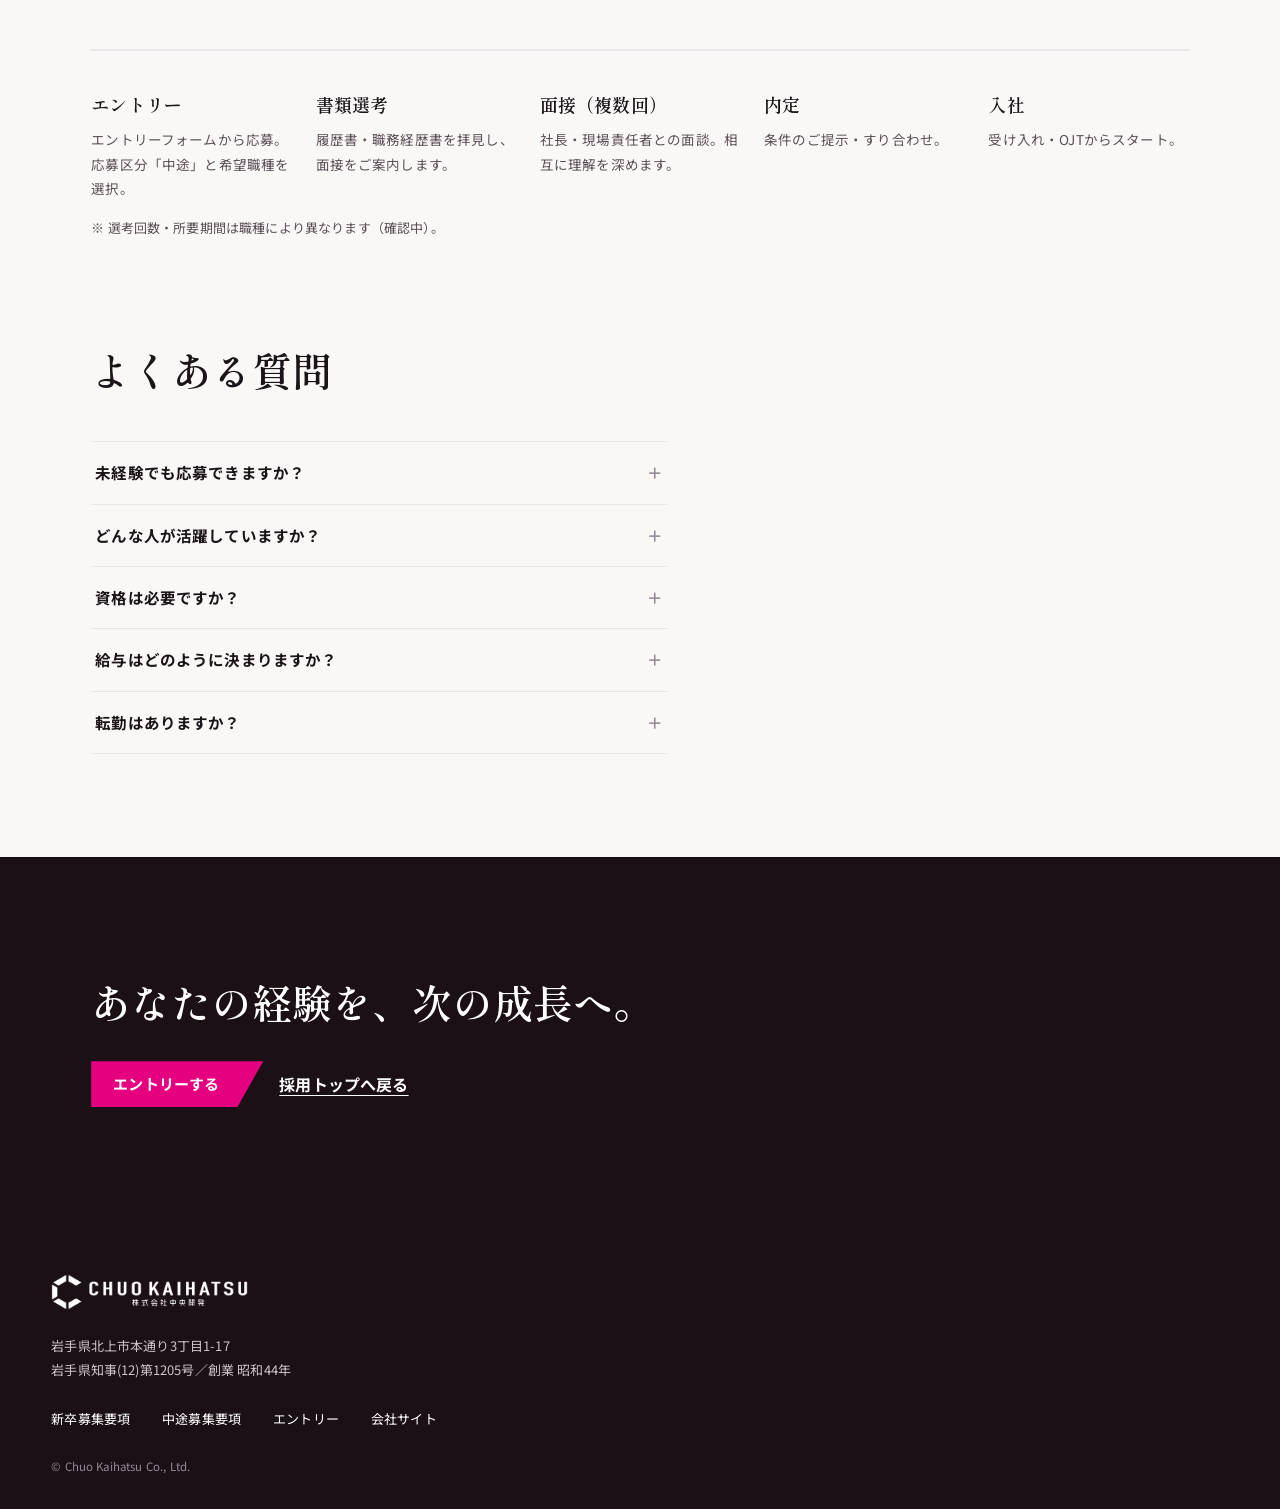
<file: v2/chuto/index.html>
<!doctype html>
<html lang="ja">
<head>
<meta charset="utf-8">
<meta name="viewport" content="width=device-width, initial-scale=1">
<title>中途採用 募集要項｜株式会社中央開発</title>
<meta name="robots" content="noindex">
<link rel="icon" href="../assets/img/mark.svg" type="image/svg+xml">
<link rel="preconnect" href="https://fonts.googleapis.com">
<link rel="preconnect" href="https://fonts.gstatic.com" crossorigin>
<link rel="stylesheet" href="https://fonts.googleapis.com/css2?family=Shippori+Mincho+B1:wght@500;600;700&family=Cormorant+Garamond:wght@600;700&family=Noto+Sans+JP:wght@400;500;700&display=swap">
<link rel="stylesheet" href="../assets/css/tokens.css">
<link rel="stylesheet" href="../assets/css/site.css">
</head>
<body>
<svg width="0" height="0" style="position:absolute" aria-hidden="true"><defs><g id="cmark" fill="currentColor">
<polygon points="35.0,219.7 414.5,0.0 414.5,182.3 193.5,309.6"/><polygon points="486.9,0.0 865.2,218.5 706.6,309.6 485.6,182.3"/><polygon points="0.0,280.9 157.3,370.8 157.3,628.0 0.0,719.1"/><polygon points="35.0,780.3 194.8,690.4 414.5,817.7 414.5,1000.0"/><polygon points="485.6,817.7 706.6,690.4 865.2,780.3 485.6,1000.0"/></g></defs></svg>

<header class="hd on-light"><div class="in">
  <a class="brand" href="../"><svg viewBox="0 0 865.2 1000" aria-hidden="true"><use href="#cmark"/></svg><b>株式会社中央開発</b></a>
  <nav aria-label="ページ内"><a href="../">採用トップ</a><a href="#jobs">募集職種</a><a href="#outline">募集要項</a><a href="#flow">選考の流れ</a><a href="#faq">よくある質問</a><a href="../shinsotsu/">新卒の方はこちら</a><a class="ck-btn sm" href="../entry/">エントリーする</a></nav>
</div></header>

<section class="subhero"><div class="wrap"><div class="ck-shead"><h1>中途採用 募集要項</h1><p>経験を、次の成長へ。業界経験者はもちろん、未経験・第二新卒も歓迎。8つの職種で募集しています。</p></div></div></section>

<section class="sec" id="jobs"><div class="wrap">
  <div class="ck-shead"><h2>あなたの経験が、<wbr>活きる8職種。</h2><p>不動産を軸に、営業から設計・工務・企画・管理まで。これまでのキャリアを活かせるフィールドが揃っています。</p></div>
  <dl class="jobs">
    <div><dt>不動産売買営業</dt><dd>土地・中古住宅の売買仲介。査定・提案から契約・引渡し後のフォローまで一貫して担当します。</dd></div>
    <div><dt>不動産賃貸営業</dt><dd>賃貸物件の提案・仲介、オーナー様対応。地域の住み替え・お部屋探しを支えます。</dd></div>
    <div><dt>新築住宅営業</dt><dd>新築住宅・分譲の提案営業。資金計画から引渡しまで、お客様の家づくりに伴走します。</dd></div>
    <div><dt>リフォーム営業</dt><dd>住まいの改修提案。「直す・住み継ぐ」で、既存住宅の価値を高める重点領域です。</dd></div>
    <div><dt>設計</dt><dd>住宅・リフォームのプランニング・設計。お客様の暮らしを図面に落とし込みます。</dd></div>
    <div><dt>工務</dt><dd>現場管理・施工管理。協力業者と連携し、品質と工程を守り抜きます。</dd></div>
    <div><dt>マーケティング</dt><dd>Web・広告・反響獲得の企画運用。集客の仕組みづくりで事業を伸ばします。</dd></div>
    <div><dt>事務・経理</dt><dd>契約事務・経理・バックオフィス。会社の土台を支える大切な役割です。</dd></div>
  </dl>
</div></section>

<section class="sec" id="outline" style="padding-top:0"><div class="wrap">
  <div class="ck-shead"><h2>募集要項（基本情報）</h2></div>
  <dl class="ck-reqs">
    <div><dt>雇用形態</dt><dd>正社員（試用期間3ヶ月／期間中の待遇変更なし）</dd></div>
    <div><dt>応募資格</dt><dd>業界経験者歓迎。未経験・第二新卒も歓迎します。<br>要普通自動車免許（AT可）。宅地建物取引士・建築士などの有資格者は優遇。</dd></div>
    <div><dt>勤務地</dt><dd>岩手県北上市 本社（本通り3丁目1-17）ほか</dd></div>
    <div><dt>勤務時間</dt><dd>9:00〜18:00（休憩60分）</dd></div>
    <div><dt>休日・休暇</dt><dd>週休2日制／夏季休暇／年末年始休暇／有給休暇／慶弔休暇</dd></div>
    <div><dt>応募方法</dt><dd>エントリーフォームよりご応募ください。</dd></div>
    <div><dt>提出書類</dt><dd>履歴書・職務経歴書（面接時にご持参ください）</dd></div>
  </dl>
  <p class="note">※ 本募集要項は確定前のたたき台です。実際の条件は決定後に更新します。</p>
</div></section>

<section class="sec" id="salary" style="padding-top:0"><div class="wrap">
  <div class="ck-shead"><h2>実力が、<wbr>そのまま報酬になる。</h2><p>年齢や社歴ではなく「実力」で正当に報われる評価制度。挑戦を成長として可視化し、報酬と役割へ反映します。</p></div>
  <div class="pay">
    <div><h3>給与の考え方</h3><p>経験・能力・前職給与を考慮のうえ決定します。具体的な金額は面談時にご提示します。<span class="todo">※金額は確定前</span></p></div>
    <div><h3>インセンティブ</h3><p>営業職は成果に応じた歩合を用意。がんばりがきちんと数字で返ってきます。</p></div>
    <div><h3>昇給・賞与</h3><p>昇給 年1回／賞与 年2回（業績連動）。成長を継続的に評価します。</p></div>
  </div>
</div></section>

<section class="sec" id="welfare" style="padding-top:0"><div class="wrap">
  <div class="ck-shead"><h2>安心して、<wbr>長く働ける。</h2></div>
  <dl class="ck-reqs">
    <div><dt>各種社会保険</dt><dd>健康・厚生年金・雇用・労災を完備。</dd></div>
    <div><dt>資格取得支援</dt><dd>宅建など、勤務時間の優遇＋受講費補助（日建学院等）。</dd></div>
    <div><dt>退職金制度</dt><dd>長く働く人を支える退職金制度あり。</dd></div>
    <div><dt>各種手当</dt><dd>資格手当／通勤手当／時間外手当 ほか。車通勤可。</dd></div>
    <div><dt>教育・研修</dt><dd>半年に一度、全社員で県外へベンチマーク視察。他社の成功事例セミナー・外部支援も活用。</dd></div>
    <div><dt>社内交流</dt><dd>社内旅行・社内イベント。</dd></div>
  </dl>
  <p class="note">※ 待遇・福利厚生の詳細は確定後に更新します。</p>
</div></section>

<section class="sec" id="flow" style="padding-top:0"><div class="wrap">
  <div class="ck-shead"><h2>選考の流れ</h2><p>相互理解を大切にした選考です。まずはお気軽にご応募ください。</p></div>
  <div class="steps">
    <div><b>エントリー</b><p>エントリーフォームから応募。応募区分「中途」と希望職種を選択。</p></div>
    <div><b>書類選考</b><p>履歴書・職務経歴書を拝見し、面接をご案内します。</p></div>
    <div><b>面接（複数回）</b><p>社長・現場責任者との面談。相互に理解を深めます。</p></div>
    <div><b>内定</b><p>条件のご提示・すり合わせ。</p></div>
    <div><b>入社</b><p>受け入れ・OJTからスタート。</p></div>
  </div>
  <p class="note">※ 選考回数・所要期間は職種により異なります（確認中）。</p>
</div></section>

<section class="sec" id="faq" style="padding-top:0"><div class="wrap">
  <div class="ck-shead"><h2>よくある質問</h2></div>
  <div class="ck-faq">
    <details><summary>未経験でも応募できますか？<span class="x">＋</span></summary><div class="a">はい、歓迎しています。未経験・第二新卒の方も、研修とOJTで段階的に成長できる仕組みを用意しています。前職の経験は、必ずどこかで活きます。</div></details>
    <details><summary>どんな人が活躍していますか？<span class="x">＋</span></summary><div class="a">自分の意思で考え、責任を持って挑戦できる方。地元にUターンして腰を据えたい方や、成長企業で経営者の近くで働きたい方が活躍しています。</div></details>
    <details><summary>資格は必要ですか？<span class="x">＋</span></summary><div class="a">必須ではありません。宅地建物取引士などは入社後の取得支援（勤務時間の優遇＋受講費補助）があります。有資格の方は優遇します。</div></details>
    <details><summary>給与はどのように決まりますか？<span class="x">＋</span></summary><div class="a">経験・能力・前職給与を考慮して決定します。営業職は成果に応じたインセンティブがあります。具体的な金額は面談時にご提示します。</div></details>
    <details><summary>転勤はありますか？<span class="x">＋</span></summary><div class="a">勤務地は北上市の本社ほかです。詳細は面談時にご案内します（確認中）。</div></details>
  </div>
</div></section>

<section class="sec deep entry-cta"><div class="wrap">
  <h2 style="font-family:var(--ck-font-display-jp);font-weight:600;font-size:var(--ck-type-h1-40);line-height:1.35;margin-top:16px">あなたの経験を、<wbr>次の成長へ。</h2>
  <div class="row"><a class="ck-btn" href="../entry/">エントリーする</a><a class="ck-link" href="../" style="color:#fff">採用トップへ戻る</a></div>
</div></section>

<footer><div class="in">
  <img src="../assets/img/logo-horizontal-white.png" alt="CHUO KAIHATSU 株式会社中央開発">
  <p class="addr">岩手県北上市本通り3丁目1-17<br>岩手県知事(12)第1205号／創業 昭和44年</p>
  <div class="links"><a href="../shinsotsu/">新卒募集要項</a><a href="./">中途募集要項</a><a href="../entry/">エントリー</a><a href="https://www.chuokaihatsu.co.jp/">会社サイト</a></div>
  <p class="copy">© Chuo Kaihatsu Co., Ltd.</p>
</div></footer>
<nav class="rail" aria-label="エントリー"><a class="e" href="../entry/">エントリーする</a><a class="c" href="../shinsotsu/">新卒募集要項</a></nav>
<script src="../assets/js/site.js" defer></script>
</body>
</html>
</file>
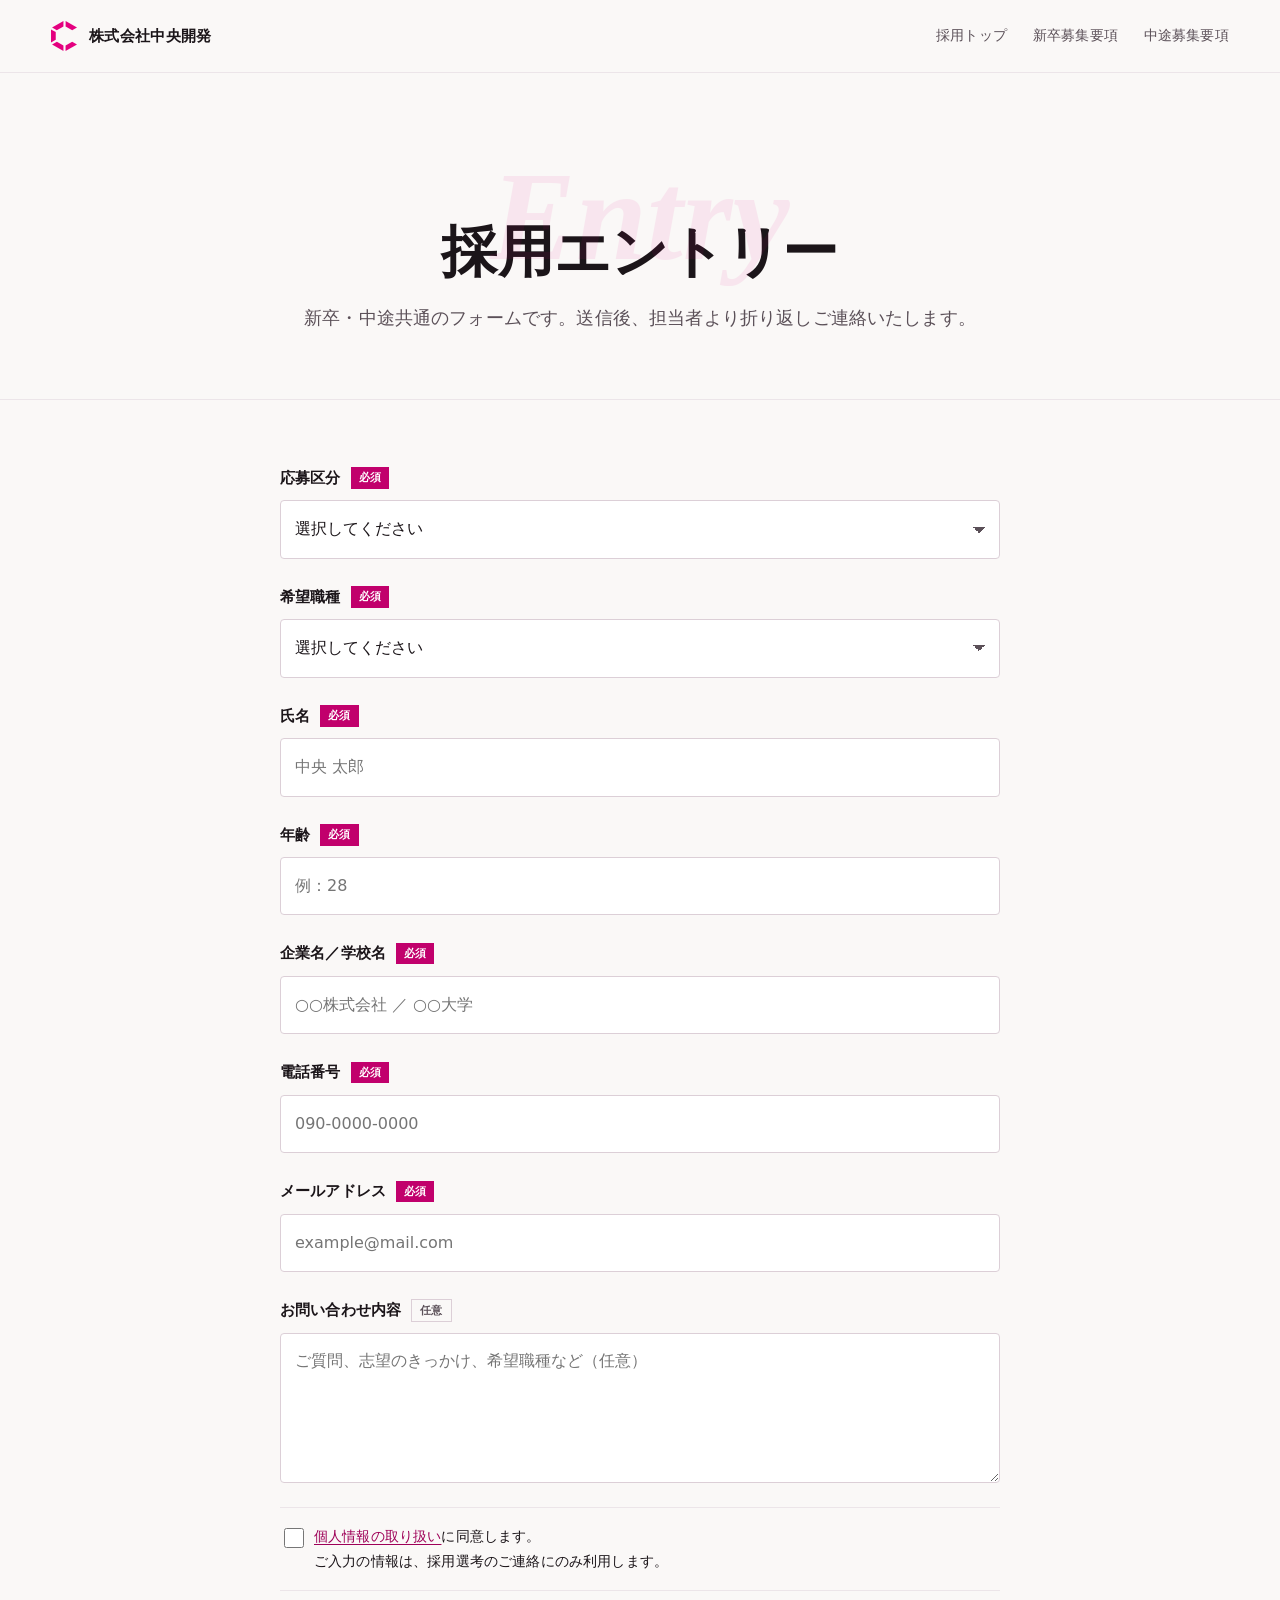
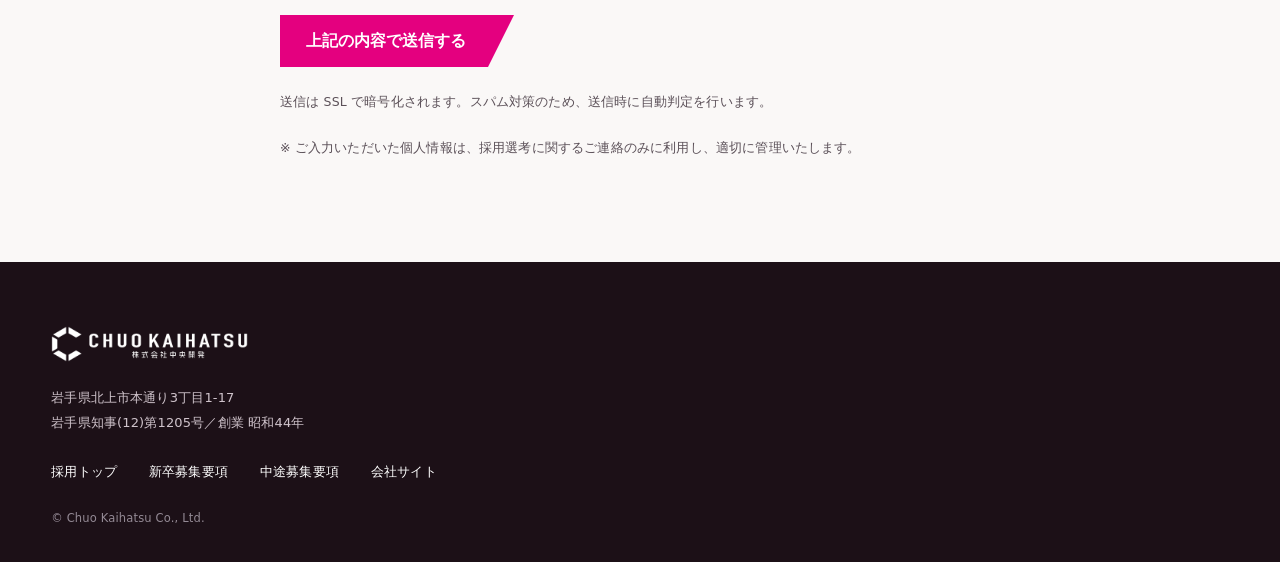
<file: v2/entry/index.html>
<!doctype html>
<html lang="ja">
<head>
<meta charset="utf-8">
<meta name="viewport" content="width=device-width, initial-scale=1">
<title>採用エントリー｜株式会社中央開発</title>
<meta name="robots" content="noindex">
<meta http-equiv="Content-Security-Policy" content="default-src 'self'; script-src 'self' https://www.google.com https://www.gstatic.com; style-src 'self' https://fonts.googleapis.com; font-src https://fonts.gstatic.com; img-src 'self' data:; connect-src 'self' https://script.google.com https://script.googleusercontent.com; frame-src https://www.google.com; form-action 'self' https://script.google.com; base-uri 'self'">
<link rel="icon" href="../assets/img/mark.svg" type="image/svg+xml">
<link rel="preconnect" href="https://fonts.googleapis.com">
<link rel="preconnect" href="https://fonts.gstatic.com" crossorigin>
<link rel="stylesheet" href="https://fonts.googleapis.com/css2?family=Shippori+Mincho+B1:wght@500;600;700&family=Cormorant+Garamond:ital,wght@0,600;0,700;1,600&family=Noto+Sans+JP:wght@400;500;700&display=swap">
<link rel="stylesheet" href="../assets/css/tokens.css">
<link rel="stylesheet" href="../assets/css/site.css">
</head>
<body>
<svg class="svgdefs" width="0" height="0" aria-hidden="true"><defs><g id="cmark" fill="currentColor">
<polygon points="35.0,219.7 414.5,0.0 414.5,182.3 193.5,309.6"/><polygon points="486.9,0.0 865.2,218.5 706.6,309.6 485.6,182.3"/><polygon points="0.0,280.9 157.3,370.8 157.3,628.0 0.0,719.1"/><polygon points="35.0,780.3 194.8,690.4 414.5,817.7 414.5,1000.0"/><polygon points="485.6,817.7 706.6,690.4 865.2,780.3 485.6,1000.0"/></g></defs></svg>

<header class="hd on-light"><div class="in">
  <a class="brand" href="../"><svg viewBox="0 0 865.2 1000" aria-hidden="true"><use href="#cmark"/></svg><b>株式会社中央開発</b></a>
  <nav aria-label="ページ内"><a href="../">採用トップ</a><a href="../shinsotsu/">新卒募集要項</a><a href="../chuto/">中途募集要項</a></nav>
</div></header>

<section class="subhero"><div class="wrap"><div class="ck-shead c"><span class="ghost" aria-hidden="true">Entry</span><h1>採用エントリー</h1><p>新卒・中途共通のフォームです。送信後、担当者より折り返しご連絡いたします。</p></div></div></section>

<section class="formsec"><div class="wrap">
  <form id="entryForm" class="form" method="post" action="#" autocomplete="on" novalidate>
    <input type="hidden" name="_csrf" value="">
    <div class="hp" aria-hidden="true"><label>会社URL<input type="text" name="company_url" tabindex="-1" autocomplete="off"></label></div>

    <div class="fld">
      <div class="lab"><b>応募区分</b><span class="badge req">必須</span></div>
      <select name="type" required aria-label="応募区分"><option value="">選択してください</option><option>新卒</option><option>中途</option></select>
      <span class="err">選択してください</span>
    </div>
    <div class="fld" id="jobField" hidden>
      <div class="lab"><b>希望職種</b><span class="badge req">必須</span></div>
      <select name="job" aria-label="希望職種"><option value="">選択してください</option><option>不動産売買営業</option><option>不動産賃貸営業</option><option>新築住宅営業</option><option>リフォーム営業</option><option>設計</option><option>工務</option><option>マーケティング</option><option>事務、経理</option></select>
      <span class="err">選択してください</span>
    </div>
    <div class="fld">
      <div class="lab"><b>氏名</b><span class="badge req">必須</span></div>
      <input name="name" type="text" required maxlength="60" autocomplete="name" placeholder="中央 太郎" aria-label="氏名">
      <span class="err">入力してください</span>
    </div>
    <div class="fld">
      <div class="lab"><b>年齢</b><span class="badge req">必須</span></div>
      <input name="age" type="number" required min="15" max="99" inputmode="numeric" placeholder="例：28" aria-label="年齢">
      <span class="err">入力してください</span>
    </div>
    <div class="fld">
      <div class="lab"><b>企業名／学校名</b><span class="badge req">必須</span></div>
      <input name="org" type="text" required maxlength="100" placeholder="○○株式会社 ／ ○○大学" aria-label="企業名または学校名">
      <span class="err">入力してください</span>
    </div>
    <div class="fld">
      <div class="lab"><b>電話番号</b><span class="badge req">必須</span></div>
      <input name="tel" type="tel" required maxlength="20" autocomplete="tel" inputmode="tel" placeholder="090-0000-0000" aria-label="電話番号">
      <span class="err">入力してください</span>
    </div>
    <div class="fld">
      <div class="lab"><b>メールアドレス</b><span class="badge req">必須</span></div>
      <input name="email" type="email" required maxlength="120" autocomplete="email" inputmode="email" placeholder="example@mail.com" aria-label="メールアドレス">
      <span class="err">メールアドレスを正しく入力してください</span>
    </div>
    <div class="fld">
      <div class="lab"><b>お問い合わせ内容</b><span class="badge any">任意</span></div>
      <textarea name="message" maxlength="2000" placeholder="ご質問、志望のきっかけ、希望職種など（任意）" aria-label="お問い合わせ内容"></textarea>
      <span class="err">入力してください</span>
    </div>

    <div class="consent" id="consentBox">
      <input id="consent" name="consent" type="checkbox" required>
      <label for="consent"><a href="../privacy/" target="_blank" rel="noopener noreferrer">個人情報の取り扱い</a>に同意します。<br>ご入力の情報は、採用選考のご連絡にのみ利用します。</label>
    </div>

    <button type="submit" class="submit">上記の内容で送信する</button>
    <div class="formerr" id="formError" role="alert"></div>
    <p class="recap">送信は SSL で暗号化されます。スパム対策のため、送信時に自動判定を行います。</p>
    <p class="formnote">※ ご入力いただいた個人情報は、採用選考に関するご連絡のみに利用し、適切に管理いたします。</p>
  </form>

  <div class="done" id="entryDone" role="status" aria-live="polite">
    <div class="ck"><svg width="30" height="30" viewBox="0 0 24 24" fill="none" stroke="currentColor" stroke-width="3" stroke-linecap="round" stroke-linejoin="round"><path d="M5 13l4 4L19 7"/></svg></div>
    <h2>エントリーを受け付けました</h2>
    <p>ご応募ありがとうございます。担当者より折り返しご連絡いたします。</p>
    <p class="back"><a class="ck-link" href="../">採用トップへ戻る</a></p>
  </div>
</div></section>

<footer><div class="in">
  <img src="../assets/img/logo-horizontal-white.png" alt="CHUO KAIHATSU 株式会社中央開発">
  <p class="addr">岩手県北上市本通り3丁目1-17<br>岩手県知事(12)第1205号／創業 昭和44年</p>
  <div class="links"><a href="../">採用トップ</a><a href="../shinsotsu/">新卒募集要項</a><a href="../chuto/">中途募集要項</a><a href="https://www.chuokaihatsu.co.jp/">会社サイト</a></div>
  <p class="copy">© Chuo Kaihatsu Co., Ltd.</p>
</div></footer>
<script src="../assets/js/site.js" defer></script>
<script src="../assets/js/form.js" defer></script>
</body>
</html>
</file>
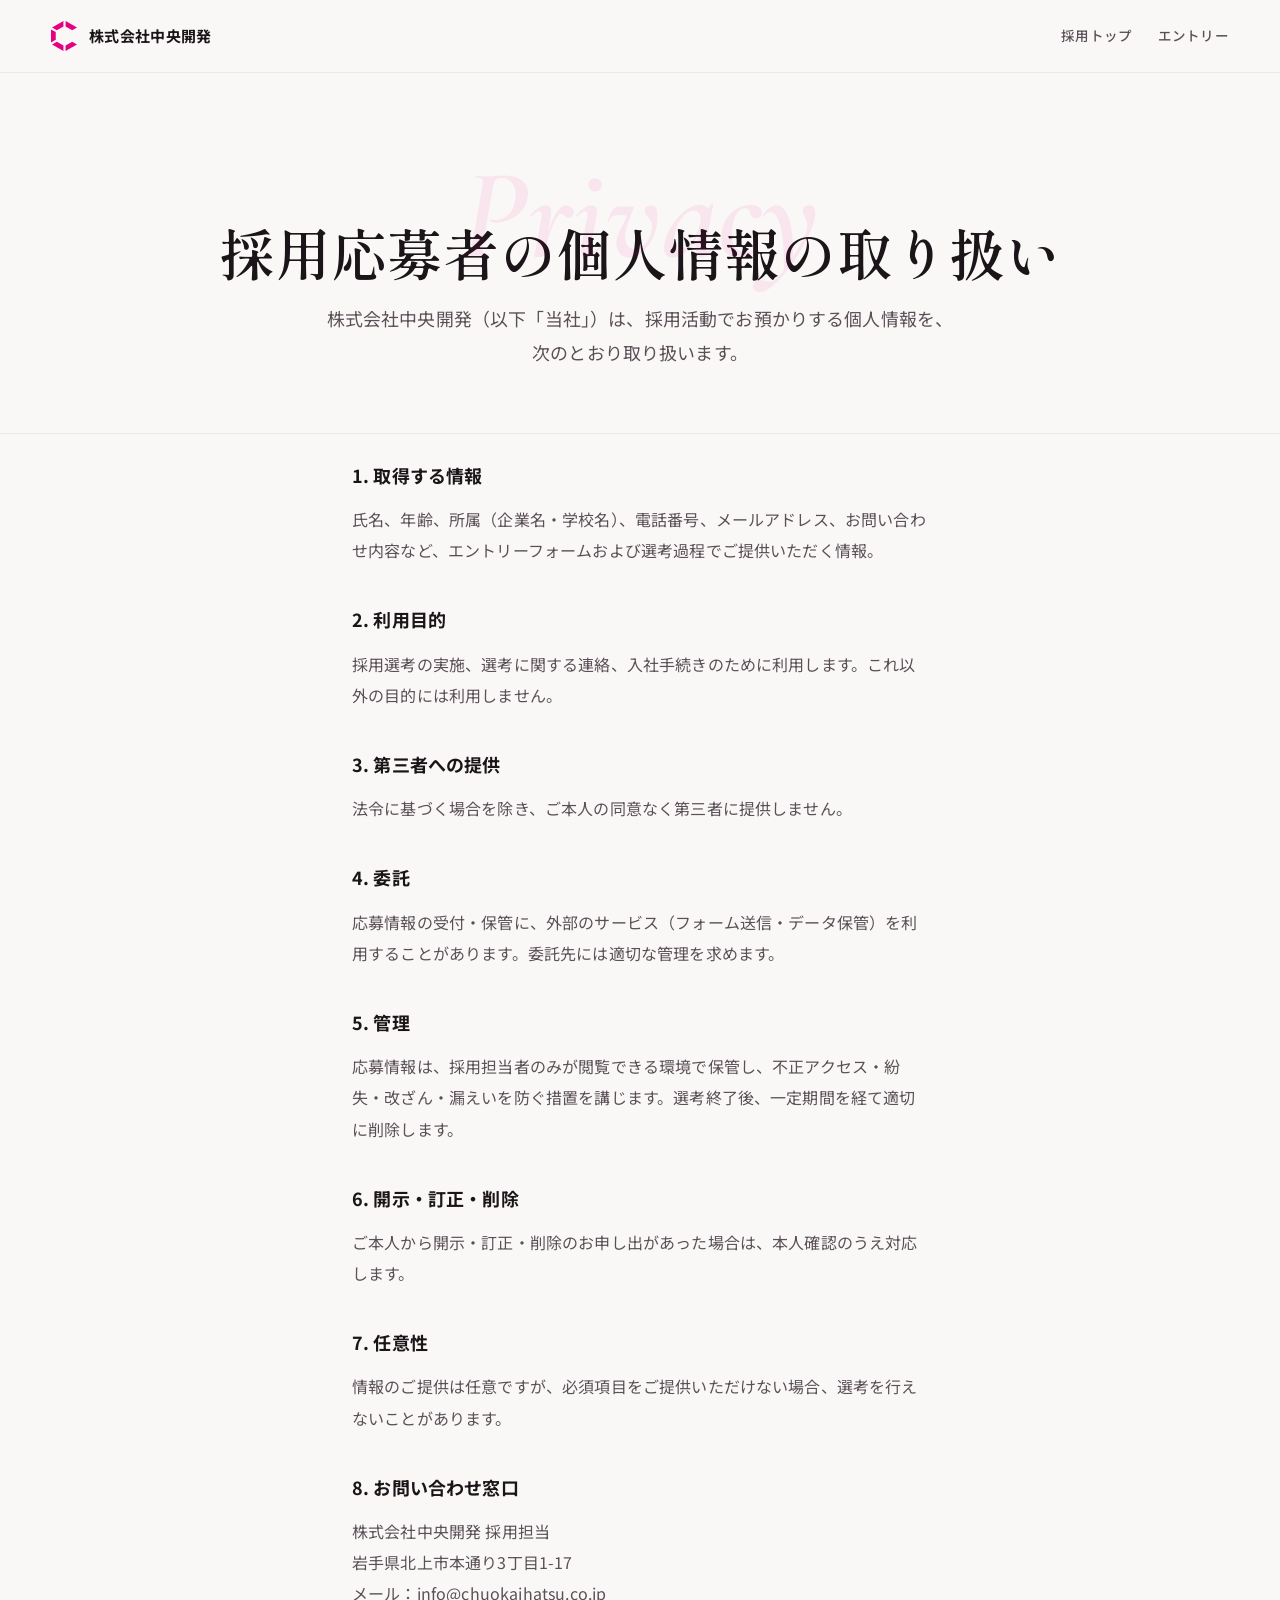
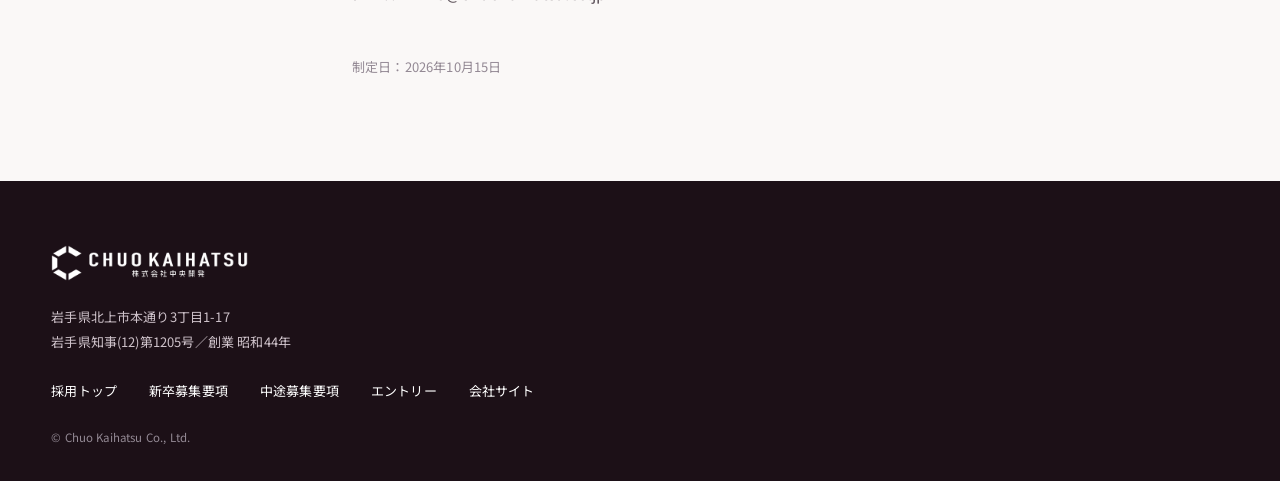
<file: v2/privacy/index.html>
<!doctype html>
<html lang="ja">
<head>
<meta charset="utf-8">
<meta name="viewport" content="width=device-width, initial-scale=1">
<title>採用応募者の個人情報の取り扱い｜株式会社中央開発</title>
<meta name="robots" content="noindex">
<link rel="icon" href="../assets/img/mark.svg" type="image/svg+xml">
<link rel="preconnect" href="https://fonts.googleapis.com">
<link rel="preconnect" href="https://fonts.gstatic.com" crossorigin>
<link rel="stylesheet" href="https://fonts.googleapis.com/css2?family=Shippori+Mincho+B1:wght@500;600;700&family=Cormorant+Garamond:ital,wght@0,600;0,700;1,600&family=Noto+Sans+JP:wght@400;500;700&display=swap">
<link rel="stylesheet" href="../assets/css/tokens.css">
<link rel="stylesheet" href="../assets/css/site.css">
</head>
<body>
<svg class="svgdefs" width="0" height="0" aria-hidden="true"><defs><g id="cmark" fill="currentColor">
<polygon points="35.0,219.7 414.5,0.0 414.5,182.3 193.5,309.6"/><polygon points="486.9,0.0 865.2,218.5 706.6,309.6 485.6,182.3"/><polygon points="0.0,280.9 157.3,370.8 157.3,628.0 0.0,719.1"/><polygon points="35.0,780.3 194.8,690.4 414.5,817.7 414.5,1000.0"/><polygon points="485.6,817.7 706.6,690.4 865.2,780.3 485.6,1000.0"/></g></defs></svg>
<header class="hd on-light"><div class="in">
  <a class="brand" href="../"><svg viewBox="0 0 865.2 1000" aria-hidden="true"><use href="#cmark"/></svg><b>株式会社中央開発</b></a>
  <nav aria-label="ページ内"><a href="../">採用トップ</a><a href="../entry/">エントリー</a></nav>
</div></header>
<section class="subhero"><div class="wrap"><div class="ck-shead c"><span class="ghost" aria-hidden="true">Privacy</span><h1>採用応募者の個人情報の取り扱い</h1><p>株式会社中央開発（以下「当社」）は、採用活動でお預かりする個人情報を、次のとおり取り扱います。</p></div></div></section>
<section class="sec" style="padding-top:0"><div class="wrap"><div class="policy">
<h2>1. 取得する情報</h2><p>氏名、年齢、所属（企業名・学校名）、電話番号、メールアドレス、お問い合わせ内容など、エントリーフォームおよび選考過程でご提供いただく情報。</p>
<h2>2. 利用目的</h2><p>採用選考の実施、選考に関する連絡、入社手続きのために利用します。これ以外の目的には利用しません。</p>
<h2>3. 第三者への提供</h2><p>法令に基づく場合を除き、ご本人の同意なく第三者に提供しません。</p>
<h2>4. 委託</h2><p>応募情報の受付・保管に、外部のサービス（フォーム送信・データ保管）を利用することがあります。委託先には適切な管理を求めます。</p>
<h2>5. 管理</h2><p>応募情報は、採用担当者のみが閲覧できる環境で保管し、不正アクセス・紛失・改ざん・漏えいを防ぐ措置を講じます。選考終了後、一定期間を経て適切に削除します。</p>
<h2>6. 開示・訂正・削除</h2><p>ご本人から開示・訂正・削除のお申し出があった場合は、本人確認のうえ対応します。</p>
<h2>7. 任意性</h2><p>情報のご提供は任意ですが、必須項目をご提供いただけない場合、選考を行えないことがあります。</p>
<h2>8. お問い合わせ窓口</h2><p>株式会社中央開発 採用担当<br>岩手県北上市本通り3丁目1-17<br>メール：info@chuokaihatsu.co.jp</p>
<p class="rev">制定日：2026年10月15日</p>
</div></div></section>
<footer><div class="in">
  <img src="../assets/img/logo-horizontal-white.png" alt="CHUO KAIHATSU 株式会社中央開発">
  <p class="addr">岩手県北上市本通り3丁目1-17<br>岩手県知事(12)第1205号／創業 昭和44年</p>
  <div class="links"><a href="../">採用トップ</a><a href="../shinsotsu/">新卒募集要項</a><a href="../chuto/">中途募集要項</a><a href="../entry/">エントリー</a><a href="https://www.chuokaihatsu.co.jp/">会社サイト</a></div>
  <p class="copy">© Chuo Kaihatsu Co., Ltd.</p>
</div></footer>
<script src="../assets/js/site.js" defer></script>
</body>
</html>
</file>
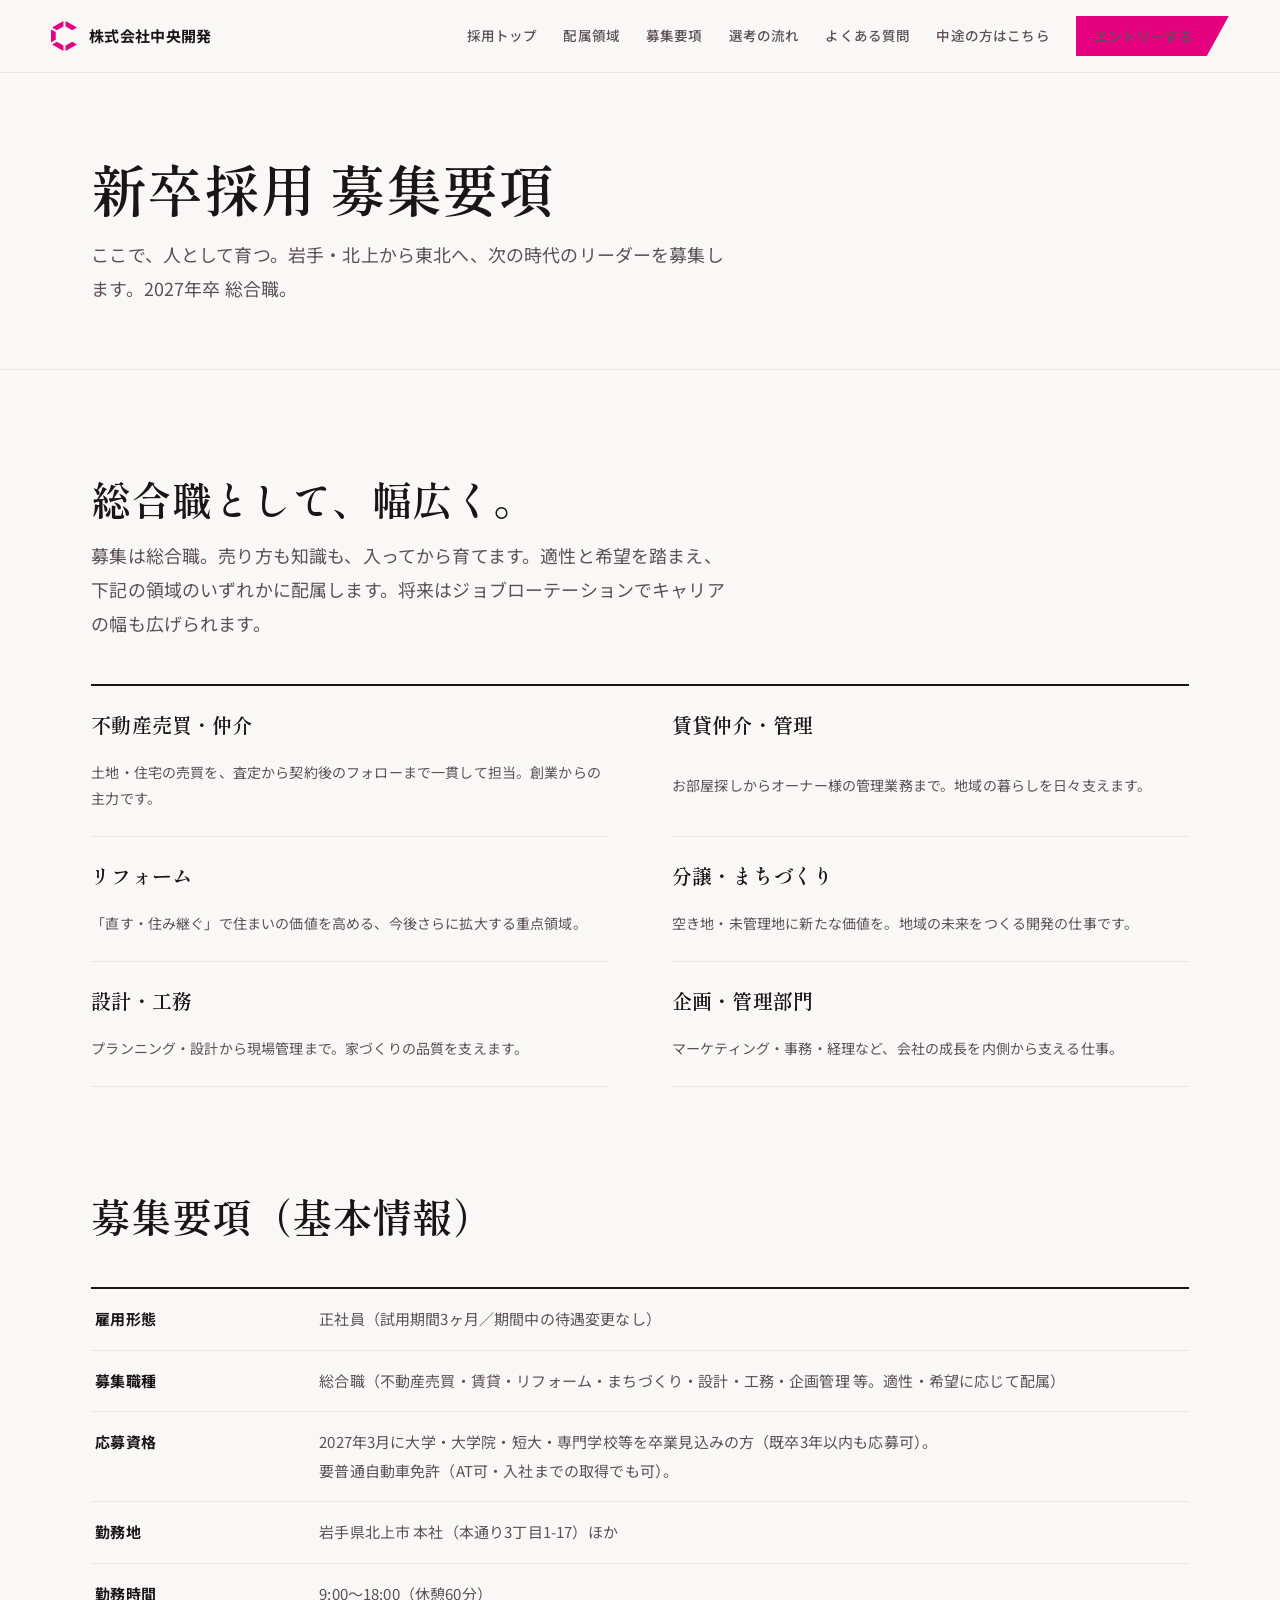
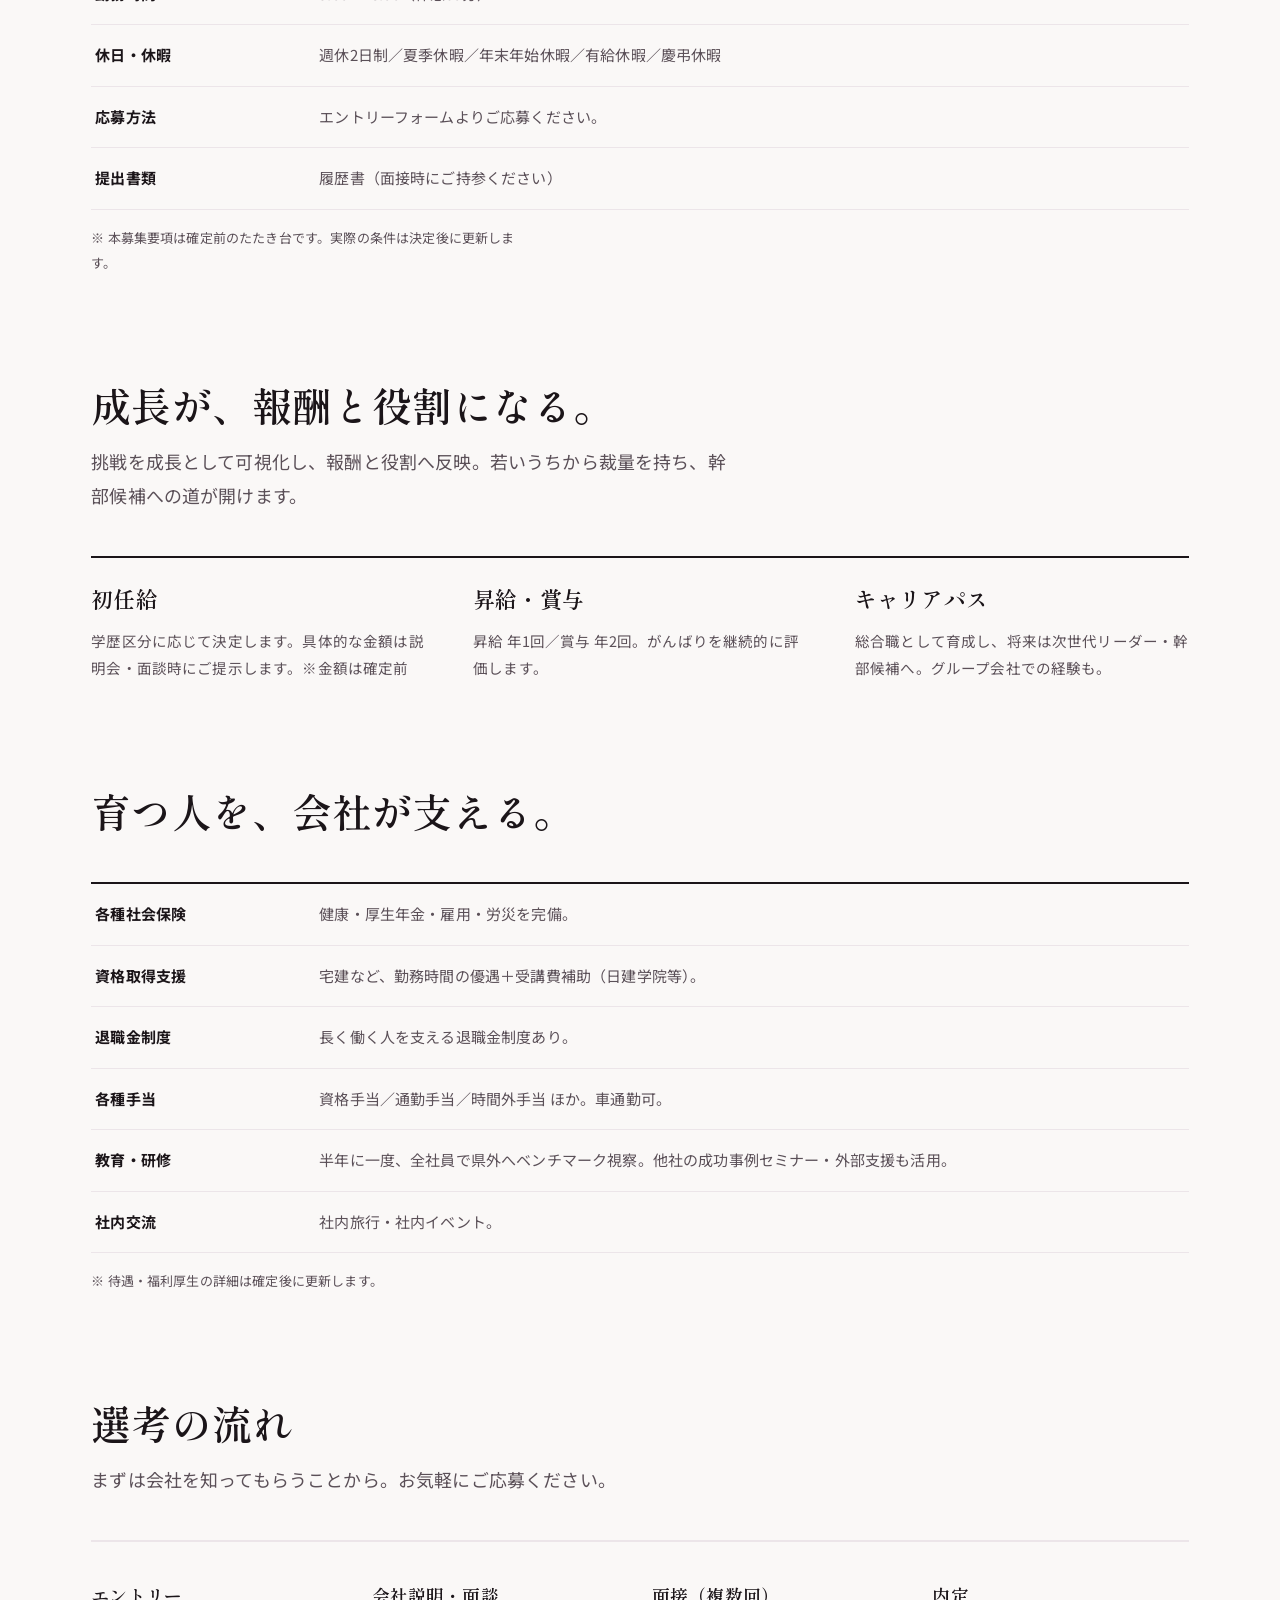
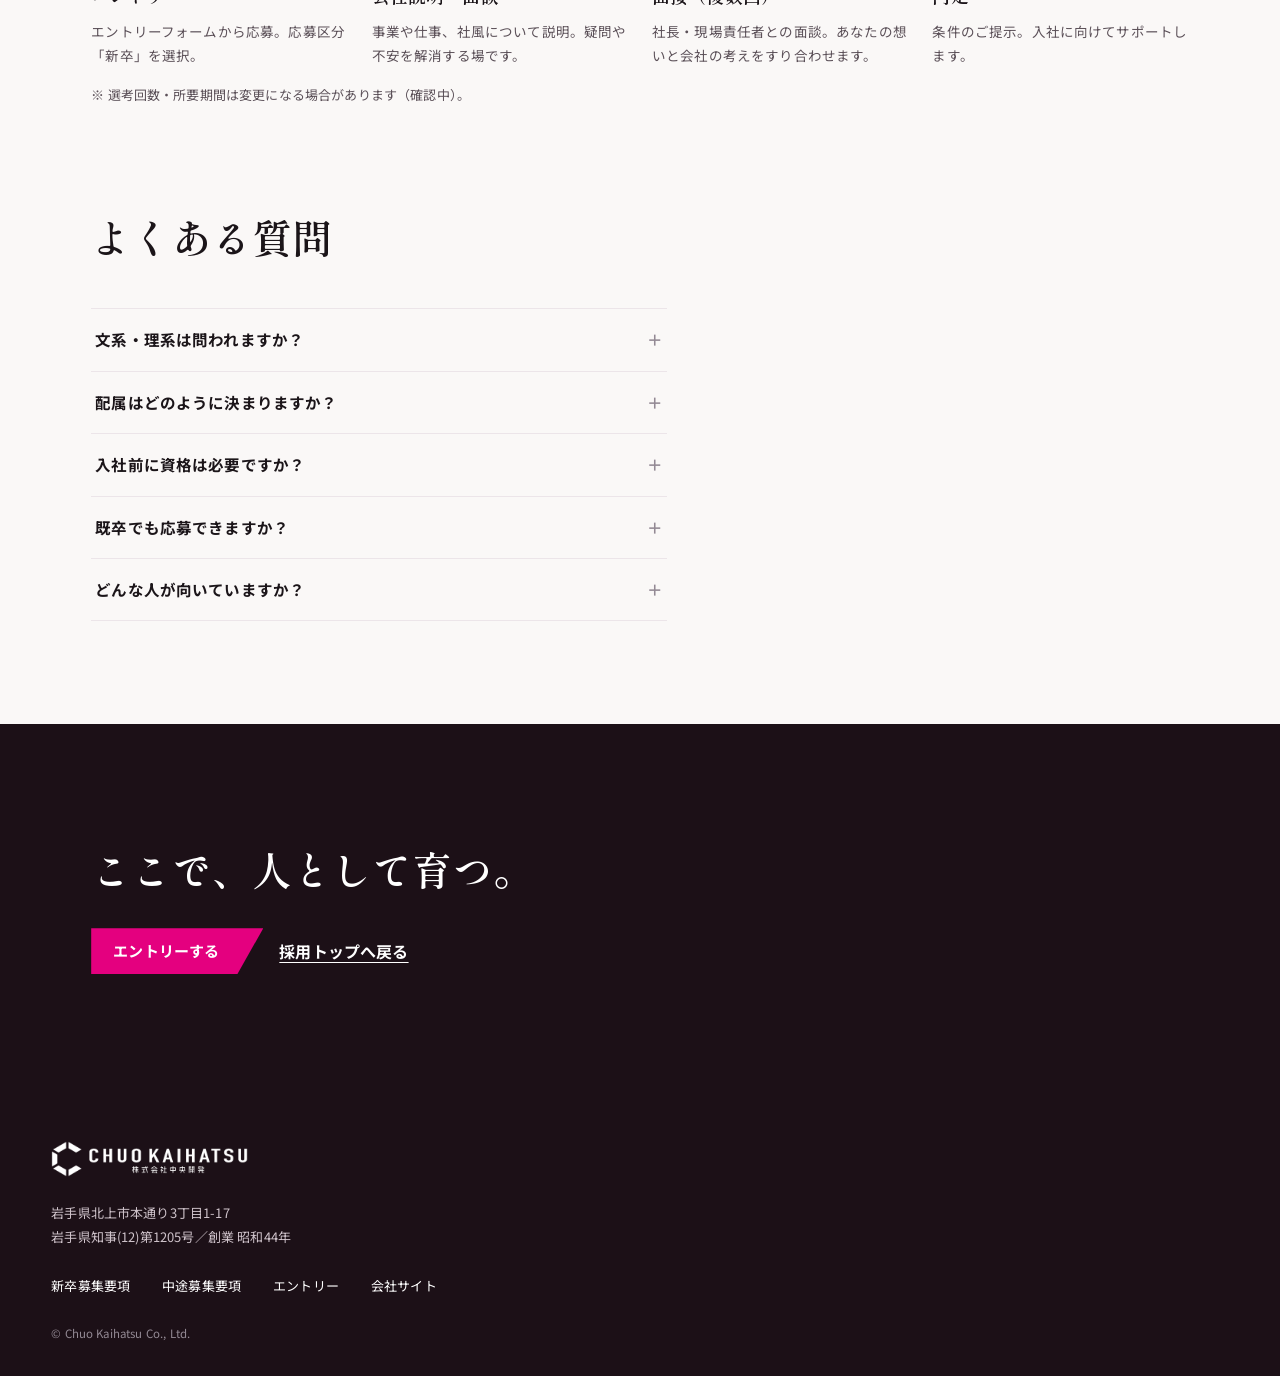
<file: v2/shinsotsu/index.html>
<!doctype html>
<html lang="ja">
<head>
<meta charset="utf-8">
<meta name="viewport" content="width=device-width, initial-scale=1">
<title>新卒採用 募集要項｜株式会社中央開発</title>
<meta name="robots" content="noindex">
<link rel="icon" href="../assets/img/mark.svg" type="image/svg+xml">
<link rel="preconnect" href="https://fonts.googleapis.com">
<link rel="preconnect" href="https://fonts.gstatic.com" crossorigin>
<link rel="stylesheet" href="https://fonts.googleapis.com/css2?family=Shippori+Mincho+B1:wght@500;600;700&family=Cormorant+Garamond:wght@600;700&family=Noto+Sans+JP:wght@400;500;700&display=swap">
<link rel="stylesheet" href="../assets/css/tokens.css">
<link rel="stylesheet" href="../assets/css/site.css">
</head>
<body>
<svg width="0" height="0" style="position:absolute" aria-hidden="true"><defs><g id="cmark" fill="currentColor">
<polygon points="35.0,219.7 414.5,0.0 414.5,182.3 193.5,309.6"/><polygon points="486.9,0.0 865.2,218.5 706.6,309.6 485.6,182.3"/><polygon points="0.0,280.9 157.3,370.8 157.3,628.0 0.0,719.1"/><polygon points="35.0,780.3 194.8,690.4 414.5,817.7 414.5,1000.0"/><polygon points="485.6,817.7 706.6,690.4 865.2,780.3 485.6,1000.0"/></g></defs></svg>

<header class="hd on-light"><div class="in">
  <a class="brand" href="../"><svg viewBox="0 0 865.2 1000" aria-hidden="true"><use href="#cmark"/></svg><b>株式会社中央開発</b></a>
  <nav aria-label="ページ内"><a href="../">採用トップ</a><a href="#fields">配属領域</a><a href="#outline">募集要項</a><a href="#flow">選考の流れ</a><a href="#faq">よくある質問</a><a href="../chuto/">中途の方はこちら</a><a class="ck-btn sm" href="../entry/">エントリーする</a></nav>
</div></header>

<section class="subhero"><div class="wrap"><div class="ck-shead"><h1>新卒採用 募集要項</h1><p>ここで、人として育つ。岩手・北上から東北へ、次の時代のリーダーを募集します。2027年卒 総合職。</p></div></div></section>

<section class="sec" id="fields"><div class="wrap">
  <div class="ck-shead"><h2>総合職として、<wbr>幅広く。</h2><p>募集は総合職。売り方も知識も、入ってから育てます。適性と希望を踏まえ、下記の領域のいずれかに配属します。将来はジョブローテーションでキャリアの幅も広げられます。</p></div>
  <dl class="jobs">
    <div><dt>不動産売買・仲介</dt><dd>土地・住宅の売買を、査定から契約後のフォローまで一貫して担当。創業からの主力です。</dd></div>
    <div><dt>賃貸仲介・管理</dt><dd>お部屋探しからオーナー様の管理業務まで。地域の暮らしを日々支えます。</dd></div>
    <div><dt>リフォーム</dt><dd>「直す・住み継ぐ」で住まいの価値を高める、今後さらに拡大する重点領域。</dd></div>
    <div><dt>分譲・まちづくり</dt><dd>空き地・未管理地に新たな価値を。地域の未来をつくる開発の仕事です。</dd></div>
    <div><dt>設計・工務</dt><dd>プランニング・設計から現場管理まで。家づくりの品質を支えます。</dd></div>
    <div><dt>企画・管理部門</dt><dd>マーケティング・事務・経理など、会社の成長を内側から支える仕事。</dd></div>
  </dl>
</div></section>

<section class="sec" id="outline" style="padding-top:0"><div class="wrap">
  <div class="ck-shead"><h2>募集要項（基本情報）</h2></div>
  <dl class="ck-reqs">
    <div><dt>雇用形態</dt><dd>正社員（試用期間3ヶ月／期間中の待遇変更なし）</dd></div>
    <div><dt>募集職種</dt><dd>総合職（不動産売買・賃貸・リフォーム・まちづくり・設計・工務・企画管理 等。適性・希望に応じて配属）</dd></div>
    <div><dt>応募資格</dt><dd>2027年3月に大学・大学院・短大・専門学校等を卒業見込みの方（既卒3年以内も応募可）。<br>要普通自動車免許（AT可・入社までの取得でも可）。</dd></div>
    <div><dt>勤務地</dt><dd>岩手県北上市 本社（本通り3丁目1-17）ほか</dd></div>
    <div><dt>勤務時間</dt><dd>9:00〜18:00（休憩60分）</dd></div>
    <div><dt>休日・休暇</dt><dd>週休2日制／夏季休暇／年末年始休暇／有給休暇／慶弔休暇</dd></div>
    <div><dt>応募方法</dt><dd>エントリーフォームよりご応募ください。</dd></div>
    <div><dt>提出書類</dt><dd>履歴書（面接時にご持参ください）</dd></div>
  </dl>
  <p class="note">※ 本募集要項は確定前のたたき台です。実際の条件は決定後に更新します。</p>
</div></section>

<section class="sec" id="salary" style="padding-top:0"><div class="wrap">
  <div class="ck-shead"><h2>成長が、<wbr>報酬と役割になる。</h2><p>挑戦を成長として可視化し、報酬と役割へ反映。若いうちから裁量を持ち、幹部候補への道が開けます。</p></div>
  <div class="pay">
    <div><h3>初任給</h3><p>学歴区分に応じて決定します。具体的な金額は説明会・面談時にご提示します。<span class="todo">※金額は確定前</span></p></div>
    <div><h3>昇給・賞与</h3><p>昇給 年1回／賞与 年2回。がんばりを継続的に評価します。</p></div>
    <div><h3>キャリアパス</h3><p>総合職として育成し、将来は次世代リーダー・幹部候補へ。グループ会社での経験も。</p></div>
  </div>
</div></section>

<section class="sec" id="welfare" style="padding-top:0"><div class="wrap">
  <div class="ck-shead"><h2>育つ人を、<wbr>会社が支える。</h2></div>
  <dl class="ck-reqs">
    <div><dt>各種社会保険</dt><dd>健康・厚生年金・雇用・労災を完備。</dd></div>
    <div><dt>資格取得支援</dt><dd>宅建など、勤務時間の優遇＋受講費補助（日建学院等）。</dd></div>
    <div><dt>退職金制度</dt><dd>長く働く人を支える退職金制度あり。</dd></div>
    <div><dt>各種手当</dt><dd>資格手当／通勤手当／時間外手当 ほか。車通勤可。</dd></div>
    <div><dt>教育・研修</dt><dd>半年に一度、全社員で県外へベンチマーク視察。他社の成功事例セミナー・外部支援も活用。</dd></div>
    <div><dt>社内交流</dt><dd>社内旅行・社内イベント。</dd></div>
  </dl>
  <p class="note">※ 待遇・福利厚生の詳細は確定後に更新します。</p>
</div></section>

<section class="sec" id="flow" style="padding-top:0"><div class="wrap">
  <div class="ck-shead"><h2>選考の流れ</h2><p>まずは会社を知ってもらうことから。お気軽にご応募ください。</p></div>
  <div class="steps four">
    <div><b>エントリー</b><p>エントリーフォームから応募。応募区分「新卒」を選択。</p></div>
    <div><b>会社説明・面談</b><p>事業や仕事、社風について説明。疑問や不安を解消する場です。</p></div>
    <div><b>面接（複数回）</b><p>社長・現場責任者との面談。あなたの想いと会社の考えをすり合わせます。</p></div>
    <div><b>内定</b><p>条件のご提示。入社に向けてサポートします。</p></div>
  </div>
  <p class="note">※ 選考回数・所要期間は変更になる場合があります（確認中）。</p>
</div></section>

<section class="sec" id="faq" style="padding-top:0"><div class="wrap">
  <div class="ck-shead"><h2>よくある質問</h2></div>
  <div class="ck-faq">
    <details><summary>文系・理系は問われますか？<span class="x">＋</span></summary><div class="a">問いません。学部・学科不問です。売り方も専門知識も、入社後の研修とOJTで育てます。大切なのは、挑戦を楽しめること。</div></details>
    <details><summary>配属はどのように決まりますか？<span class="x">＋</span></summary><div class="a">総合職としての採用です。適性と本人の希望を踏まえて配属を決定します。将来はジョブローテーションでキャリアの幅を広げることも可能です。</div></details>
    <details><summary>入社前に資格は必要ですか？<span class="x">＋</span></summary><div class="a">必要ありません。宅地建物取引士などは入社後の取得支援（勤務時間の優遇＋受講費補助）があります。</div></details>
    <details><summary>既卒でも応募できますか？<span class="x">＋</span></summary><div class="a">卒業後3年以内の方は新卒枠で応募いただけます。詳細はお問い合わせください。</div></details>
    <details><summary>どんな人が向いていますか？<span class="x">＋</span></summary><div class="a">自分の意思で考え、責任を持って挑戦できる方。若くして裁量を持ち、次世代のリーダー・幹部を目指したい方を歓迎します。</div></details>
  </div>
</div></section>

<section class="sec deep entry-cta"><div class="wrap">
  <h2 style="font-family:var(--ck-font-display-jp);font-weight:600;font-size:var(--ck-type-h1-40);line-height:1.35;margin-top:16px">ここで、<wbr>人として育つ。</h2>
  <div class="row"><a class="ck-btn" href="../entry/">エントリーする</a><a class="ck-link" href="../" style="color:#fff">採用トップへ戻る</a></div>
</div></section>

<footer><div class="in">
  <img src="../assets/img/logo-horizontal-white.png" alt="CHUO KAIHATSU 株式会社中央開発">
  <p class="addr">岩手県北上市本通り3丁目1-17<br>岩手県知事(12)第1205号／創業 昭和44年</p>
  <div class="links"><a href="./">新卒募集要項</a><a href="../chuto/">中途募集要項</a><a href="../entry/">エントリー</a><a href="https://www.chuokaihatsu.co.jp/">会社サイト</a></div>
  <p class="copy">© Chuo Kaihatsu Co., Ltd.</p>
</div></footer>
<nav class="rail" aria-label="エントリー"><a class="e" href="../entry/">エントリーする</a><a class="c" href="../chuto/">中途募集要項</a></nav>
<script src="../assets/js/site.js" defer></script>
</body>
</html>
</file>
<file: assets/css/base.css>
/* =========================================================
   中央開発 採用サイト — 共通スタイル (base.css)
   トークン / リセット / タイポ / 共通コンポーネント
   ブランド: マゼンタ #e4007f × 六角形C。写真前面・編集型。
   ========================================================= */
:root{
  --brand:#e4007f; --brand-deep:#c1006c; --plum:#7d1e56; --plum-deep:#5f1442; --pink:#ff67b0;
  --mk:rgba(228,0,127,.26);
  --ink:#1b1519; --ink-2:#5b5058; --ink-3:#938994;
  --paper:#faf8f7; --surface:#ffffff; --line:#ece5e9; --line-2:#dccfd7;
  --dark:#181015; --dark-2:#2a1620;
  --shadow:0 20px 50px -28px rgba(27,21,25,.4);
  --shadow-lg:0 30px 70px -30px rgba(27,21,25,.4);
  --r:4px;
}
:root:not([data-theme="light"]){ @media (prefers-color-scheme:dark){
  --ink:#f4eef2; --ink-2:#b3a8b1; --ink-3:#867c86;
  --paper:#100c0f; --surface:#181318; --line:#2a232a; --line-2:#3b323a;
  --mk:rgba(255,103,176,.3);
  --shadow:0 24px 60px -30px rgba(0,0,0,.75); --shadow-lg:0 34px 80px -32px rgba(0,0,0,.75);
}}
:root[data-theme="dark"]{
  --ink:#f4eef2; --ink-2:#b3a8b1; --ink-3:#867c86;
  --paper:#100c0f; --surface:#181318; --line:#2a232a; --line-2:#3b323a;
  --mk:rgba(255,103,176,.3);
  --shadow:0 24px 60px -30px rgba(0,0,0,.75); --shadow-lg:0 34px 80px -32px rgba(0,0,0,.75);
}
*{box-sizing:border-box}
html{scroll-behavior:smooth;scroll-padding-top:70px}
body{margin:0;background:var(--paper);color:var(--ink);
  font-family:"Yu Gothic Medium",YuGothic,"游ゴシック体","Hiragino Kaku Gothic ProN","Noto Sans JP",system-ui,sans-serif;
  line-height:1.95;font-size:16px;-webkit-font-smoothing:antialiased;text-rendering:optimizeLegibility}
img{max-width:100%;display:block}
h1,h2,h3{font-family:"Zen Kaku Gothic New","Noto Sans JP",sans-serif;line-height:1.42;margin:0;font-weight:700}
.wrap{max-width:1320px;margin:0 auto;padding:0 clamp(24px,4vw,72px)}
.en{font-family:"Anton",sans-serif;text-transform:uppercase;letter-spacing:.01em}
/* セリフ英字ディスプレイ（M&A総研寄りの上品な見出し） */
.disp{font-family:"Cormorant Garamond","Noto Serif JP",serif;font-weight:600;letter-spacing:.04em}
.em{color:var(--brand);font-weight:inherit}
.label{font-family:"Outfit",sans-serif;font-weight:700;letter-spacing:.22em;text-transform:uppercase;
  font-size:11.5px;color:var(--brand)}

/* 蛍光ペン風マーカー（旧・編集感）— 新デザインでは使わないが shinsotsu 互換のため残置 */
.mk{background-image:linear-gradient(transparent 56%,var(--mk) 56%);background-repeat:no-repeat;
  background-size:0% 100%;transition:background-size .85s cubic-bezier(.4,0,.2,1) .15s;padding:0 .06em}
.in .mk,.mk.in{background-size:100% 100%}

/* ヘッダー */
.top{position:fixed;inset:0 0 auto;z-index:40;transition:background .3s}
.top.solid{background:color-mix(in srgb,var(--surface) 90%,transparent);backdrop-filter:blur(12px);
  border-bottom:1px solid var(--line)}
.top .wrap{display:flex;align-items:center;height:70px;gap:24px}
.brand{display:flex;align-items:center;gap:11px;text-decoration:none;color:var(--ink)}
.brand .logo{width:30px;height:30px;color:var(--brand)}
.brand b{font-family:"Zen Kaku Gothic New";font-weight:700;font-size:15px}
.brand span{font-family:"Outfit";font-weight:600;font-size:9px;letter-spacing:.15em;color:var(--brand);
  display:block;line-height:1.2}
.top.ontop .brand,.top.ontop .nav a{color:#fff}
.top.ontop .brand .logo,.top.ontop .brand span{color:#fff}
.nav{margin-left:auto;display:flex;gap:26px;align-items:center}
.nav a{font-size:13px;color:var(--ink-2);text-decoration:none;font-weight:500;transition:.16s}
.nav a:hover{color:var(--brand)!important}
.nav .cta{background:var(--brand);color:#fff!important;padding:10px 20px;border-radius:var(--r);
  font-weight:700;font-family:"Zen Kaku Gothic New"}
.nav .cta:hover{background:var(--brand-deep)}
.nav .back{font-family:"Outfit";font-size:12px}
@media(max-width:940px){.nav a:not(.cta){display:none}}

/* 汎用セクション見出し */
.sec{padding:clamp(78px,11vw,146px) 0}
.sec.white{background:var(--surface)}
.sec.deep{background:var(--dark);color:#fff}

/* セクションヘッド（セリフ英字＋透かし＝M&A総研グラマー） */
.shead{position:relative;margin-bottom:clamp(40px,6vw,74px);padding-top:clamp(28px,4vw,52px)}
.shead .ghost{position:absolute;top:-.16em;left:-.03em;z-index:0;
  font-family:"Cormorant Garamond",serif;font-weight:600;font-size:clamp(92px,17vw,210px);
  line-height:1;color:currentColor;opacity:.055;white-space:nowrap;pointer-events:none;user-select:none}
.shead .eyj{position:relative;z-index:1;display:flex;align-items:baseline;gap:20px;flex-wrap:wrap}
.shead .eng{font-family:"Cormorant Garamond","Noto Serif JP",serif;font-weight:600;
  font-size:clamp(42px,6.2vw,72px);letter-spacing:.03em;line-height:1;color:var(--brand-deep)}
.shead .jp{font-family:"Zen Kaku Gothic New";font-weight:700;font-size:13px;letter-spacing:.12em;color:var(--ink-2)}
.shead h2{position:relative;z-index:1;font-size:clamp(25px,3.5vw,44px);margin-top:clamp(18px,2.4vw,28px);
  line-height:1.5;font-weight:700}
.shead p{position:relative;z-index:1;color:var(--ink-2);margin:18px 0 0;font-size:clamp(15px,1.4vw,17px);
  max-width:64ch;line-height:1.95}
.sec.deep .shead .eng{color:#fff}
.sec.deep .shead .jp{color:rgba(255,255,255,.62)}
.sec.deep .shead p{color:#cfc3cb}

/* ヒーロー（共通の枠。写真は各ページで差し替え） */
.hero{position:relative;display:flex;align-items:flex-end;overflow:hidden;color:#fff}
.hero .photo{position:absolute;inset:0;background:
   linear-gradient(180deg,rgba(20,12,17,.28),rgba(20,12,17,.72) 62%,rgba(20,12,17,.9)),
   linear-gradient(118deg,var(--dark),var(--dark-2) 60%,#331726)}
.hero .cm{position:absolute;color:var(--brand);pointer-events:none}
.photo-tag{position:absolute;top:88px;right:clamp(20px,4vw,72px);z-index:3;display:flex;align-items:center;gap:8px;
  font-family:"Outfit";font-size:11px;letter-spacing:.1em;color:rgba(255,255,255,.6);
  border:1px solid rgba(255,255,255,.25);padding:6px 12px}
.photo-tag svg{width:14px;height:14px}
.hero .inner{position:relative;z-index:2;width:100%;padding:0 0 clamp(48px,8vh,96px)}
.hero .kick{font-family:"Cormorant Garamond",serif;font-weight:600;line-height:1;color:rgba(255,255,255,.92)}
.hero h1{font-weight:700;letter-spacing:.03em;text-shadow:0 2px 34px rgba(0,0,0,.42)}
.hero h1 .em{color:var(--pink)}
.hero .lead{color:#e4dbe1}

/* 右サイド縦タブ ＋ トップへ戻る */
.rail{position:fixed;right:0;top:50%;z-index:45;display:flex;flex-direction:column;
  opacity:0;pointer-events:none;transform:translate(34px,-50%);transition:opacity .3s,transform .35s}
.rail.on{opacity:1;pointer-events:auto;transform:translate(0,-50%)}
.rail a{writing-mode:vertical-rl;display:flex;align-items:center;gap:12px;text-decoration:none;color:#fff;
  font-family:"Zen Kaku Gothic New";font-weight:700;font-size:15px;letter-spacing:.14em;padding:22px 14px;
  transition:padding .16s;box-shadow:var(--shadow)}
.rail a.s,.rail a.ent{background:var(--brand)}
.rail a.c,.rail a.doc{background:var(--plum)}
.rail a:hover{padding-left:22px}
.rail a small{font-family:"Anton";font-size:10px;letter-spacing:.04em;opacity:.8}
.rail a svg{width:15px;height:15px}
.backtop{position:fixed;right:16px;bottom:16px;z-index:45;width:46px;height:46px;border-radius:99px;
  background:var(--ink);color:var(--paper);border:none;display:grid;place-items:center;cursor:pointer;
  opacity:0;pointer-events:none;transition:.3s;box-shadow:var(--shadow)}
.backtop.on{opacity:1;pointer-events:auto}
.backtop:hover{background:var(--brand)}
.backtop svg{width:20px;height:20px}
@media(max-width:640px){
  .rail{top:auto;bottom:0;left:0;right:0;flex-direction:row;transform:translateY(34px)}
  .rail.on{transform:none}
  .rail a{writing-mode:horizontal-tb;flex:1;justify-content:center;padding:15px;letter-spacing:.06em}
  .backtop{bottom:70px}
}

/* Entryバンド（共通ベース） */
.entry-band{position:relative;background:var(--dark);color:#fff;text-align:center;overflow:hidden}
.entry-band .big{font-family:"Cormorant Garamond",serif;font-weight:600;letter-spacing:.03em}

/* フッター */
footer{background:var(--surface);border-top:1px solid var(--line)}
footer .wrap{padding:40px clamp(24px,4vw,72px);display:flex;flex-wrap:wrap;gap:10px 24px;align-items:center;
  color:var(--ink-3);font-size:12px}
footer .brand b{font-size:14px;color:var(--ink)}
.proto{background:var(--mk);color:var(--brand-deep);font-size:11px;font-weight:700;padding:3px 10px;
  border-radius:99px;margin-left:auto}

/* スクロール演出 */
.reveal{opacity:0;transform:translateY(22px);transition:opacity .8s,transform .8s}
.reveal.in{opacity:1;transform:none}
@media (prefers-reduced-motion:reduce){
  .reveal{opacity:1;transform:none;transition:none}
  .mk{background-size:100% 100%!important;transition:none}
  *{scroll-behavior:auto}
}
</file>
<file: assets/css/top.css>
/* =========================================================
   トップページ固有スタイル (top.css) — base.css の後に読み込む
   M&A総研寄り：セリフ英字＋透かし／余白広め／マゼンタは差し色のみ
   ========================================================= */

/* ヒーロー */
.hero{min-height:100svh}
.hero .cm{right:-8%;top:-6%;width:min(48vw,540px);height:min(48vw,540px);opacity:.1}
.hero .kick{font-size:clamp(30px,5vw,60px);margin-bottom:6px}
.hero h1{font-size:clamp(36px,6.6vw,88px);line-height:1.34}
.hero .lead{max-width:56ch;margin:26px 0 0;font-size:clamp(15px,1.5vw,18px);line-height:2}
.hero .scroll{position:absolute;left:clamp(20px,4vw,72px);bottom:20px;z-index:3;
  font-family:"Cormorant Garamond",serif;font-style:italic;font-size:13px;letter-spacing:.16em;
  color:rgba(255,255,255,.6);writing-mode:vertical-rl}

/* ② 社長メッセージ（deep セクション） */
.msg-grid{display:grid;grid-template-columns:1.04fr .96fr;gap:clamp(34px,5vw,72px);align-items:center}
.msg h2{font-size:clamp(26px,3.6vw,46px);line-height:1.5;font-weight:700}
.msg .body{margin-top:30px;color:#cfc3cb;font-size:16px;max-width:60ch;line-height:2.1}
.msg .body p+p{margin-top:18px}
.sign{margin-top:34px;display:flex;align-items:center;gap:16px}
.sign .p{width:58px;height:72px;flex:none;border-radius:var(--r);overflow:hidden;position:relative;
  background:linear-gradient(160deg,var(--plum),var(--brand));display:grid;place-items:center;color:#fff;
  font-family:"Zen Kaku Gothic New";font-weight:900;font-size:22px}
.sign small{font-family:"Outfit";letter-spacing:.14em;color:rgba(255,255,255,.5);font-size:11px;display:block}
.sign b{font-family:"Zen Kaku Gothic New";font-size:17px;color:#fff}
.media .video{position:relative;aspect-ratio:16/9;border-radius:var(--r);overflow:hidden;
  background:#241019;box-shadow:0 30px 70px -30px rgba(0,0,0,.7)}
.media .video iframe{position:absolute;inset:0;width:100%;height:100%;border:0}
.media .cap{display:block;margin-top:14px;font-family:"Outfit";font-size:11px;letter-spacing:.05em;color:rgba(255,255,255,.5)}
@media(max-width:800px){.msg-grid{grid-template-columns:1fr}}

/* ③ 成長 + 事業（white） */
.growth-lead{display:flex;flex-wrap:wrap;gap:20px 52px;align-items:flex-end;margin:6px 0 0}
.growth-lead .big{font-family:"Cormorant Garamond",serif;font-weight:600;font-size:clamp(56px,9vw,120px);
  line-height:.92;color:var(--brand-deep);font-variant-numeric:tabular-nums}
.growth-lead .big s{text-decoration:none;color:var(--ink-3);font-size:.5em}
.growth-lead .big em{font-style:normal;font-size:.42em;color:var(--ink)}
.growth-lead .big .arw{color:var(--line-2);font-size:.6em;padding:0 .1em}
.chartwrap{display:grid;grid-template-columns:1.35fr 1fr;gap:clamp(24px,4vw,48px);align-items:center;
  background:var(--surface);border:1px solid var(--line);border-radius:var(--r);padding:clamp(22px,3vw,36px);margin-top:34px}
.chartwrap svg{width:100%;height:auto;display:block}
.layers{display:flex;flex-direction:column;gap:16px}
.ly{display:flex;gap:13px;align-items:flex-start;padding-bottom:16px;border-bottom:1px solid var(--line)}
.ly:last-child{border-bottom:none;padding-bottom:0}
.ly .sw{width:12px;height:12px;border-radius:2px;flex:none;margin-top:6px}
.ly h4{font-size:14.5px;font-weight:700;font-family:"Zen Kaku Gothic New"}
.ly p{font-size:12px;color:var(--ink-2);margin:3px 0 0;line-height:1.7}
.ly .gtag{font-family:"Outfit";font-size:9.5px;font-weight:700;letter-spacing:.08em;color:var(--brand);
  border:1px solid var(--brand);border-radius:99px;padding:1px 7px;margin-left:6px;vertical-align:middle}
.chart-cap{font-size:11.5px;color:var(--ink-3);margin-top:16px}

/* エリア拡大（地図） */
.area-exp{margin-top:30px;background:var(--surface);border:1px solid var(--line);border-radius:var(--r);
  padding:clamp(24px,3vw,34px)}
.area-exp .hd{display:flex;align-items:center;gap:14px;margin-bottom:24px}
.area-exp .hd .eng{font-family:"Cormorant Garamond",serif;font-weight:600;font-size:26px;color:var(--brand-deep)}
.area-exp .hd h3{font-size:16px;font-weight:700}
.area-maps{display:flex;align-items:flex-start;justify-content:center;gap:clamp(8px,2vw,30px);flex-wrap:nowrap}
.mstage{flex:1;min-width:0;text-align:center}
.map{display:flex;justify-content:center;height:clamp(160px,20vw,240px)}
.map svg{height:100%;width:auto;overflow:visible}
.pf polygon,.pf path{fill:var(--line-2);stroke:var(--surface);stroke-width:1.3;
  vector-effect:non-scaling-stroke;transition:fill .5s}
.map.s1 .iw polygon,.map.s1 .iw path{fill:var(--surface);stroke:var(--brand);stroke-width:2.6}
.map.s2 .iw polygon,.map.s2 .iw path{fill:var(--brand)}
.map.s3 .pf polygon,.map.s3 .pf path{fill:var(--brand)}
.map .now{fill:var(--brand);stroke:var(--surface);stroke-width:2.5}
.map .pulse{fill:var(--brand);opacity:.35}
.minfo .yr{font-family:"Outfit";font-weight:700;font-size:12px;color:var(--brand);letter-spacing:.08em;display:block;margin-top:16px}
.minfo h4{font-family:"Zen Kaku Gothic New";font-weight:700;font-size:clamp(16px,2vw,22px);margin-top:5px}
.minfo p{font-size:12.5px;color:var(--ink-2);margin:5px auto 0;max-width:22ch}
.marrow{align-self:center;font-family:"Cormorant Garamond",serif;color:var(--line-2);font-size:clamp(22px,3vw,38px);flex:0 0 auto;padding-top:6%}
@media(max-width:820px){.chartwrap{grid-template-columns:1fr}}
@media(max-width:640px){.area-maps{flex-direction:column;align-items:center}.mstage{width:100%}.marrow{transform:rotate(90deg);padding:0}}

/* 事業カード（フラット・マゼンタ差し色） */
.biz{display:grid;grid-template-columns:repeat(3,1fr);gap:1px;margin-top:48px;
  background:var(--line);border:1px solid var(--line)}
.card{background:var(--surface);padding:30px 26px;transition:.2s;position:relative}
.card:hover{background:var(--paper)}
.card .ic{width:40px;height:40px;color:var(--brand);display:grid;place-items:center;margin-bottom:16px}
.card .ic svg{width:26px;height:26px}
.card h3{font-size:16px;font-weight:700}
.card p{font-size:13px;color:var(--ink-2);margin:9px 0 0;line-height:1.8}
.card.expand::before{content:"";position:absolute;left:0;top:0;bottom:0;width:3px;background:var(--brand)}
.card .tagx{display:inline-block;font-family:"Outfit";font-size:10px;font-weight:700;letter-spacing:.1em;
  color:var(--brand);border:1px solid var(--brand);padding:2px 8px;border-radius:99px;margin-bottom:12px}
@media(max-width:840px){.biz{grid-template-columns:1fr}}

/* ④ 人を育てる（deep） */
.people{position:relative;background:var(--dark);color:#fff;overflow:hidden}
.people .photo{position:absolute;inset:0;opacity:.42;background:
  linear-gradient(90deg,var(--dark) 28%,transparent),linear-gradient(150deg,#331726,var(--dark-2))}
.people .cm{position:absolute;right:-6%;bottom:-14%;width:min(44vw,440px);height:min(44vw,440px);color:var(--brand);opacity:.12}
.people .wrap{position:relative;z-index:2}
.people .shead .eng{color:#fff}
.people .shead .jp{color:rgba(255,255,255,.6)}
.people h2{font-size:clamp(28px,4vw,54px);margin-top:22px;line-height:1.44;font-weight:700}
.people h2 .em{color:var(--pink)}
.people .lead{color:#d8ccd4;max-width:66ch;margin-top:28px;font-size:clamp(16px,1.5vw,18px);line-height:2.05}
.pillars{margin-top:clamp(40px,5vw,60px);display:grid;grid-template-columns:repeat(3,1fr);gap:1px;
  background:rgba(255,255,255,.13);border:1px solid rgba(255,255,255,.13)}
.pillars .it{background:var(--dark);padding:30px 26px}
.pillars .it .n{font-family:"Cormorant Garamond",serif;font-weight:600;font-size:44px;color:var(--pink);line-height:1}
.pillars .it h3{font-size:16px;margin-top:14px;font-weight:700}
.pillars .it p{color:#c2b5c0;font-size:12.5px;margin-top:10px;line-height:1.8}
@media(max-width:800px){.pillars{grid-template-columns:1fr}}

/* ⑤ Entry（新卒/中途 分割） */
.entry-band{padding:clamp(64px,10vw,110px) 24px 30px}
.entry-band .big{font-size:clamp(64px,13vw,150px);line-height:.92}
.entry-band .pill{display:inline-block;margin-top:14px;border:1px solid rgba(255,255,255,.36);border-radius:99px;
  padding:9px 26px;font-size:14px;font-weight:700;font-family:"Zen Kaku Gothic New"}
.split{display:grid;grid-template-columns:1fr 1fr}
.panel{padding:clamp(44px,6vw,68px) clamp(28px,4vw,54px);display:flex;flex-direction:column;gap:24px;position:relative;overflow:hidden}
.panel.shinso{background:var(--brand)}.panel.chuto{background:var(--plum)}
.panel .cms{position:absolute;right:-30px;top:-30px;width:170px;height:170px;color:#fff;opacity:.09}
.panel .kanji{color:#fff;position:relative;z-index:2}
.panel .kanji .rc{font-family:"Cormorant Garamond",serif;font-weight:600;font-size:22px;letter-spacing:.05em;opacity:.85}
.panel .kanji .jp{font-family:"Zen Kaku Gothic New";font-weight:900;font-size:clamp(38px,6vw,58px);line-height:1.08;margin-top:2px}
.panel .kanji .jp small{font-size:.4em;margin-left:6px}
.panel .btns{display:flex;flex-direction:column;gap:11px;position:relative;z-index:2}
.panel .btns a{display:flex;align-items:center;justify-content:space-between;text-decoration:none;
  padding:16px 24px;border-radius:var(--r);font-weight:700;font-size:15px;font-family:"Zen Kaku Gothic New";transition:.16s}
.panel .btns a.line{border:1.5px solid rgba(255,255,255,.55);color:#fff}
.panel .btns a.line:hover{background:rgba(255,255,255,.12)}
.panel .btns a.fill{background:#fff}
.panel.shinso .btns a.fill{color:var(--brand-deep)}.panel.chuto .btns a.fill{color:var(--plum-deep)}
.panel .btns a.fill:hover{transform:translateX(5px)}
.panel .btns a svg{width:18px;height:18px}
@media(max-width:700px){.split{grid-template-columns:1fr}}

/* ============ 追加コンポーネント（共通トップ用） ============ */

/* 社長ストーリー（キャリア＋動画枠） */
.storygrid{display:grid;grid-template-columns:1.05fr .95fr;gap:clamp(32px,5vw,64px);align-items:center}
.timeline{margin-top:8px;border-left:2px solid var(--line);padding-left:26px}
.tl{position:relative;padding:0 0 26px}
.tl:last-child{padding-bottom:0}
.tl::before{content:"";position:absolute;left:-33px;top:3px;width:12px;height:12px;border-radius:99px;background:var(--brand);border:3px solid var(--surface)}
.tl .yr{font-family:"Cormorant Garamond",serif;font-weight:600;font-size:20px;color:var(--brand-deep);line-height:1}
.tl h4{font-size:16px;font-weight:700;margin-top:4px}
.tl p{font-size:13px;color:var(--ink-2);margin-top:5px;line-height:1.8}
.vidph{position:relative;aspect-ratio:16/9;border-radius:var(--r);overflow:hidden;
  background:linear-gradient(150deg,var(--dark),#33172a);display:flex;flex-direction:column;
  align-items:center;justify-content:center;gap:14px;color:#fff;box-shadow:var(--shadow-lg)}
.vidph .play{width:70px;height:70px;border-radius:99px;background:var(--brand);display:grid;place-items:center}
.vidph .play svg{width:24px;height:24px;color:#fff;margin-left:4px}
.vidph .vt{font-size:13px;letter-spacing:.04em;color:rgba(255,255,255,.85);text-align:center;padding:0 20px}
.vidph .vs{font-family:"Outfit";font-size:10px;letter-spacing:.1em;color:rgba(255,255,255,.5)}
@media(max-width:820px){.storygrid{grid-template-columns:1fr}}

/* 理念（MVV 三角形＋values）／市場ストーリー */
.phi{display:grid;grid-template-columns:1.05fr .95fr;gap:clamp(30px,5vw,64px);align-items:center}
.phi .mission{font-size:clamp(24px,3.4vw,40px);line-height:1.5;font-weight:900;font-family:"Zen Kaku Gothic New";margin-top:14px}
.phi .mtxt{color:var(--ink-2);margin-top:22px;max-width:52ch;line-height:1.95}
.sec.deep .phi .mtxt{color:#cfc3cb}
.phi .vlabel{margin-top:34px;display:block}
.tri{position:relative;aspect-ratio:1/.92}
.tri svg{width:100%;height:auto;overflow:visible}
.tri .edge{fill:none;stroke:var(--line-2);stroke-width:1.4}
.sec.deep .tri .edge{stroke:rgba(255,255,255,.28)}
.tri .core{fill:var(--brand)}
.trin{position:absolute;text-align:center;transform:translate(-50%,-50%);width:130px}
.trin .t{font-family:"Zen Kaku Gothic New";font-weight:900;font-size:18px;color:var(--brand)}
.sec.deep .trin .t{color:var(--pink)}
.trin .d{font-size:11px;color:var(--ink-2);margin-top:2px;line-height:1.5}
.sec.deep .trin .d{color:#b7abb4}
.tri .center{position:absolute;left:50%;top:56%;transform:translate(-50%,-50%);text-align:center}
.tri .center b{font-family:"Zen Kaku Gothic New";font-weight:900;font-size:15px;color:#fff}
.values{display:grid;grid-template-columns:repeat(3,1fr);gap:16px;margin-top:44px}
.val{border-top:2px solid var(--brand);padding-top:16px}
.val .vn{font-family:"Outfit";font-weight:700;font-size:12px;color:var(--brand)}
.val h3{font-size:18px;margin-top:6px;font-weight:700}
.val p{font-size:13px;color:var(--ink-2);margin-top:8px;line-height:1.8}
.sec.deep .val p{color:#c2b5c0}
@media(max-width:860px){.phi{grid-template-columns:1fr}.values{grid-template-columns:1fr}}

/* 3つの魅力（Reason 交互） */
.reasons{display:flex;flex-direction:column;gap:clamp(52px,9vw,116px);margin-top:clamp(40px,6vw,72px)}
.reason{position:relative;display:grid;grid-template-columns:1.02fr .98fr;gap:clamp(30px,5vw,68px);align-items:center}
.reason.rev .reason-photo{order:2}
.reason .rno{position:absolute;top:-.36em;font-family:"Cormorant Garamond",serif;font-weight:600;
  font-size:clamp(120px,19vw,240px);line-height:1;color:var(--line-2);opacity:.6;z-index:0;pointer-events:none;user-select:none}
.reason:not(.rev) .rno{right:4%}
.reason.rev .rno{left:4%}
.reason-photo{position:relative;z-index:1}
.reason-photo::before{content:"";position:absolute;left:-16px;bottom:-16px;width:62%;height:64%;background:var(--brand);z-index:-1}
.photo-slot{aspect-ratio:4/3;background:linear-gradient(135deg,var(--line),var(--line-2));display:flex;
  flex-direction:column;align-items:center;justify-content:center;gap:10px;color:var(--ink-3);box-shadow:var(--shadow)}
.photo-slot svg{width:32px;height:32px;opacity:.7}
.photo-slot .ptxt{font-size:12px;letter-spacing:.08em}
.reason-body{position:relative;z-index:1}
.reason-body .rlabel{font-family:"Outfit";font-weight:700;letter-spacing:.2em;font-size:12px;color:var(--brand)}
.reason-body h3{font-size:clamp(22px,3vw,32px);margin-top:12px;line-height:1.5;font-weight:700}
.reason-body .rule{width:46px;height:2px;background:var(--brand);margin:20px 0}
.reason-body p{color:var(--ink-2);font-size:14.5px;line-height:2}
@media(max-width:820px){.reason{grid-template-columns:1fr;gap:22px}.reason.rev .reason-photo{order:0}
  .reason .rno{font-size:96px;right:auto!important;left:0!important}.reason-photo::before{left:-10px;bottom:-10px}}

/* 環境（人材教育投資カード・deep） */
.env{display:grid;grid-template-columns:repeat(3,1fr);gap:1px;background:rgba(255,255,255,.13);
  border:1px solid rgba(255,255,255,.13);margin-top:clamp(36px,5vw,52px)}
.envc{background:var(--dark);padding:30px 26px}
.envc .ic{width:44px;height:44px;border-radius:8px;background:rgba(255,255,255,.08);color:var(--pink);display:grid;place-items:center;margin-bottom:16px}
.envc .ic svg{width:22px;height:22px}
.envc h3{font-size:16px;font-weight:700}
.envc ul{margin:12px 0 0;padding-left:0;list-style:none}
.envc li{font-size:13px;color:#c2b5c0;padding-left:18px;position:relative;margin-top:8px;line-height:1.7}
.envc li::before{content:"";position:absolute;left:0;top:9px;width:7px;height:7px;background:var(--brand);border-radius:1px}
@media(max-width:860px){.env{grid-template-columns:1fr}}

/* 先輩インタビュー */
.voices .ivs{display:grid;grid-template-columns:repeat(3,1fr);gap:20px;margin-top:clamp(32px,5vw,50px)}
.iv{background:var(--surface);border:1px solid var(--line)}
.iv .ph{aspect-ratio:4/5;background:linear-gradient(150deg,var(--line),var(--line-2));display:grid;place-items:center;position:relative}
.iv .ph svg{width:34px;height:34px;color:var(--ink-3)}
.iv .ph .tag{position:absolute;bottom:10px;left:12px;font-family:"Outfit";font-size:10px;color:var(--ink-3);letter-spacing:.06em}
.iv .b{padding:22px}
.iv .jn{font-family:"Outfit";font-weight:700;font-size:11px;color:var(--brand)}
.iv h3{font-size:17px;margin-top:6px;font-weight:700}
.iv .role{font-size:12px;color:var(--ink-2);margin-top:2px}
.iv p{font-size:13px;color:var(--ink-2);margin-top:12px;line-height:1.85}
@media(max-width:860px){.voices .ivs{grid-template-columns:1fr}}

/* 募集要項 分岐パネルの補助テキスト */
.panel .kanji .pdesc{font-family:"Zen Kaku Gothic New";font-size:13px;font-weight:500;color:rgba(255,255,255,.88);margin-top:12px;line-height:1.8}
</file>
<file: assets/css/shinsotsu.css>
/* =========================================================
   新卒採用ページ固有スタイル (shinsotsu.css) — base.css の後に読み込む
   ========================================================= */
.hero{min-height:88svh}
.hero .cm{right:-8%;top:6%;width:min(48vw,520px);height:min(48vw,520px);opacity:.2}
.hero .kick{font-size:clamp(48px,11vw,150px);margin-bottom:-.04em}
.hero h1{font-size:clamp(34px,6.5vw,80px)}
.hero .lead{max-width:52ch;margin:24px 0 0;font-size:clamp(15px,1.5vw,18px)}

/* 3つの魅力（Reason 交互レイアウト） */
.merit{position:relative;overflow:hidden}
.merit-head{max-width:640px;margin-bottom:clamp(20px,4vw,40px)}
.merit-head .label{display:block;margin-bottom:12px}
.merit-head h2{font-size:clamp(26px,4vw,50px)}
.reasons{display:flex;flex-direction:column;gap:clamp(52px,9vw,116px);margin-top:clamp(40px,6vw,72px)}
.reason{position:relative;display:grid;grid-template-columns:1.02fr .98fr;gap:clamp(30px,5vw,68px);align-items:center}
.reason.rev .reason-photo{order:2}
/* 透かしの大きな番号 */
.reason .rno{position:absolute;top:-.5em;font-family:"Anton";font-size:clamp(120px,19vw,250px);line-height:1;
  color:var(--line-2);opacity:.5;z-index:0;pointer-events:none;user-select:none}
.reason:not(.rev) .rno{right:4%}
.reason.rev .rno{left:4%}
/* 写真＋背面のブランド色ブロック */
.reason-photo{position:relative;z-index:1}
.reason-photo::before{content:"";position:absolute;left:-16px;bottom:-16px;width:62%;height:64%;background:var(--brand);z-index:-1}
.photo-slot{aspect-ratio:4/3;background:linear-gradient(135deg,var(--line),var(--line-2));display:flex;
  flex-direction:column;align-items:center;justify-content:center;gap:10px;color:var(--ink-3);
  box-shadow:var(--shadow)}
.photo-slot svg{width:32px;height:32px;opacity:.7}
.photo-slot .ptxt{font-size:12px;letter-spacing:.08em}
/* 本文 */
.reason-body{position:relative;z-index:1}
.reason-body .rlabel{font-family:"Outfit";font-weight:700;letter-spacing:.2em;font-size:12px;color:var(--brand)}
.reason-body h3{font-size:clamp(22px,3vw,32px);margin-top:12px;line-height:1.5;font-weight:900}
.reason-body .rule{width:46px;height:2px;background:var(--brand);margin:20px 0}
.reason-body p{color:var(--ink-2);font-size:14.5px;line-height:2}
@media(max-width:820px){
  .reason{grid-template-columns:1fr;gap:22px}
  .reason.rev .reason-photo{order:0}
  .reason .rno{font-size:96px;right:auto!important;left:0!important}
  .reason-photo::before{left:-10px;bottom:-10px}
}

/* 募集要項（中途／新卒共通） */
.jobtags{display:flex;flex-wrap:wrap;gap:10px;margin-bottom:clamp(26px,4vw,38px)}
.jobtags span{font-size:13.5px;font-weight:700;font-family:"Zen Kaku Gothic New";color:var(--brand-deep);
  border:1px solid var(--line-2);border-radius:99px;padding:8px 18px;background:var(--surface)}
.reqs{border-top:1px solid var(--line)}
.reqs>div{display:grid;grid-template-columns:210px 1fr;gap:24px;padding:20px 4px;border-bottom:1px solid var(--line)}
.reqs dt{font-family:"Zen Kaku Gothic New";font-weight:700;font-size:14.5px;color:var(--ink)}
.reqs dd{margin:0;font-size:14.5px;color:var(--ink-2);line-height:1.95}
.reqs .flow{display:flex;flex-wrap:wrap;align-items:center;gap:9px}
.reqs .flow b{font-family:"Zen Kaku Gothic New";font-weight:700;color:var(--ink);background:var(--paper);
  border:1px solid var(--line-2);border-radius:4px;padding:7px 15px;font-size:13px}
.reqs .flow i{color:var(--brand);font-style:normal;font-weight:700}
.reqs-note{font-size:12px;color:var(--ink-3);margin-top:20px}
@media(max-width:680px){.reqs>div{grid-template-columns:1fr;gap:6px}}

/* ① 経営理念（三角形） */
.phi{display:grid;grid-template-columns:1.05fr .95fr;gap:clamp(30px,5vw,64px);align-items:center}
.phi .mission{font-size:clamp(24px,3.4vw,40px);line-height:1.5;font-weight:900;font-family:"Zen Kaku Gothic New";margin-top:14px}
.phi .mission .mk{--mk:rgba(228,0,127,.32)}
.phi .mtxt{color:var(--ink-2);margin-top:22px;max-width:52ch}
.phi .vlabel{margin-top:34px;display:block}
.tri{position:relative;aspect-ratio:1/.92}
.tri svg{width:100%;height:auto;overflow:visible}
.tri .edge{fill:none;stroke:var(--line-2);stroke-width:1.4}
.tri .core{fill:var(--brand)}
.trin{position:absolute;text-align:center;transform:translate(-50%,-50%);width:130px}
.trin .t{font-family:"Zen Kaku Gothic New";font-weight:900;font-size:18px;color:var(--brand)}
.trin .d{font-size:11px;color:var(--ink-2);margin-top:2px;line-height:1.5}
.tri .center{position:absolute;left:50%;top:56%;transform:translate(-50%,-50%);text-align:center}
.tri .center b{font-family:"Zen Kaku Gothic New";font-weight:900;font-size:15px;color:#fff}
.values{display:grid;grid-template-columns:repeat(3,1fr);gap:16px;margin-top:44px}
.val{border-top:2px solid var(--brand);padding-top:16px}
.val .vn{font-family:"Outfit";font-weight:700;font-size:12px;color:var(--brand)}
.val h3{font-size:18px;margin-top:6px}
.val p{font-size:13px;color:var(--ink-2);margin-top:8px}
@media(max-width:860px){.phi{grid-template-columns:1fr}.values{grid-template-columns:1fr}}

/* ② 会社を知る */
.stats{display:grid;grid-template-columns:repeat(3,1fr);gap:1px;background:var(--line);border:1px solid var(--line)}
.stat{background:var(--surface);padding:30px 26px}
.stat .k{font-family:"Anton";font-size:clamp(38px,5vw,60px);color:var(--brand);line-height:1;font-variant-numeric:tabular-nums}
.stat .k s{text-decoration:none;font-size:.42em;color:var(--ink-3)}
.stat .k em{font-style:normal;font-size:.42em;color:var(--ink)}
.stat h3{font-size:14px;margin-top:12px}
.stat p{font-size:12.5px;color:var(--ink-2);margin-top:4px}
.bizrow{display:flex;flex-wrap:wrap;gap:10px;margin-top:26px}
.bizrow span{font-size:13px;color:var(--ink-2);border:1px solid var(--line-2);border-radius:99px;padding:7px 16px}
@media(max-width:860px){.stats{grid-template-columns:1fr}}

/* ③ 仕事を知る */
.jobs{display:grid;grid-template-columns:repeat(2,1fr);gap:18px}
.job{border:1px solid var(--line);background:var(--surface);padding:28px;transition:.18s}
.job:hover{border-color:var(--brand);transform:translateY(-3px);box-shadow:var(--shadow)}
.job .jn{font-family:"Outfit";font-weight:700;font-size:12px;color:var(--brand)}
.job h3{font-size:19px;margin-top:8px}
.job p{font-size:13.5px;color:var(--ink-2);margin-top:10px}
.career{margin-top:20px;background:var(--dark);color:#fff;padding:32px clamp(24px,4vw,44px);position:relative;overflow:hidden}
.career .cm{position:absolute;right:-40px;top:-40px;width:200px;height:200px;color:var(--brand);opacity:.15}
.career h3{font-size:clamp(18px,2.2vw,24px);position:relative}
.career h3 .mk{--mk:rgba(228,0,127,.85)}
.career p{color:#d8ccd4;font-size:14px;margin-top:12px;max-width:60ch;position:relative}
@media(max-width:720px){.jobs{grid-template-columns:1fr}}

/* ④ 環境を知る */
.env{display:grid;grid-template-columns:repeat(3,1fr);gap:18px}
.envc{background:var(--surface);border:1px solid var(--line);padding:28px}
.envc .ic{width:44px;height:44px;border-radius:8px;background:var(--mk);color:var(--brand);display:grid;place-items:center;margin-bottom:16px}
.envc .ic svg{width:22px;height:22px}
.envc h3{font-size:17px}
.envc ul{margin:12px 0 0;padding-left:0;list-style:none}
.envc li{font-size:13px;color:var(--ink-2);padding-left:18px;position:relative;margin-top:7px}
.envc li::before{content:"";position:absolute;left:0;top:10px;width:7px;height:7px;background:var(--brand);border-radius:1px}
@media(max-width:860px){.env{grid-template-columns:1fr}}

/* ⑤ 仲間を知る */
.people{background:var(--dark);color:#fff;position:relative;overflow:hidden}
.people .cm{position:absolute;left:-8%;bottom:-14%;width:min(44vw,440px);height:min(44vw,440px);color:var(--brand);opacity:.14}
.people .wrap{position:relative;z-index:2}
.people .label{color:var(--pink)}
.people h2{font-size:clamp(26px,4.4vw,52px);margin-top:16px}
.people h2 .mk{--mk:rgba(228,0,127,.9)}
.ivs{display:grid;grid-template-columns:repeat(3,1fr);gap:20px;margin-top:clamp(36px,5vw,54px)}
.iv{background:rgba(255,255,255,.04);border:1px solid rgba(255,255,255,.12)}
.iv .ph{aspect-ratio:4/5;background:linear-gradient(150deg,#2a1620,#3a1830);display:grid;place-items:center;position:relative}
.iv .ph svg{width:34px;height:34px;color:rgba(255,255,255,.3)}
.iv .ph .tag{position:absolute;bottom:10px;left:12px;font-family:"Outfit";font-size:10px;color:rgba(255,255,255,.5);letter-spacing:.06em}
.iv .b{padding:22px}
.iv .jn{font-family:"Outfit";font-weight:700;font-size:11px;color:var(--pink)}
.iv h3{font-size:17px;margin-top:6px}
.iv .role{font-size:12px;color:#c2b5c0;margin-top:2px}
.iv p{font-size:13px;color:#d8ccd4;margin-top:12px}
@media(max-width:860px){.ivs{grid-template-columns:1fr}}

/* Entry（新卒） */
.entry-band{padding:clamp(56px,9vw,96px) 24px 40px}
.entry-band .big{font-size:clamp(56px,12vw,140px);line-height:.9}
.entry-band .sub{font-family:"Zen Kaku Gothic New";font-weight:700;margin-top:6px}
.entry-band .btns{display:flex;gap:16px;justify-content:center;flex-wrap:wrap;margin-top:32px}
.entry-band .btns a{display:inline-flex;align-items:center;gap:12px;text-decoration:none;font-weight:700;
  font-family:"Zen Kaku Gothic New";font-size:16px;padding:17px 34px;border-radius:var(--r);transition:.16s}
.entry-band .btns a.line{border:1.5px solid rgba(255,255,255,.6);color:#fff}
.entry-band .btns a.line:hover{background:rgba(255,255,255,.12)}
.entry-band .btns a.fill{background:var(--brand);color:#fff}
.entry-band .btns a.fill:hover{background:var(--brand-deep);transform:translateY(-2px)}
.entry-band .btns a svg{width:18px;height:18px}

/* ============ 募集要項ページ 拡充コンポーネント ============ */
.req-intro{color:var(--ink-2);font-size:clamp(15px,1.4vw,17px);line-height:1.95;max-width:64ch;margin-top:8px}

/* 職種カード（募集要項内） */
.rjobs{display:grid;grid-template-columns:repeat(2,1fr);gap:16px;margin-top:8px}
.rjob{border:1px solid var(--line);background:var(--surface);border-radius:var(--r);padding:24px 26px;transition:.18s}
.rjob:hover{border-color:var(--brand);transform:translateY(-2px);box-shadow:var(--shadow)}
.rjob .jn{font-family:"Outfit";font-weight:700;font-size:11px;letter-spacing:.08em;color:var(--brand)}
.rjob h4{font-size:17px;margin-top:7px;font-weight:700}
.rjob p{font-size:13px;color:var(--ink-2);margin-top:9px;line-height:1.85}
@media(max-width:720px){.rjobs{grid-template-columns:1fr}}

/* 給与・キャリア */
.payref{display:grid;grid-template-columns:repeat(3,1fr);gap:16px;margin-top:8px}
.pc{background:var(--surface);border:1px solid var(--line);border-radius:var(--r);padding:24px}
.pc .pl{font-family:"Outfit";font-weight:700;font-size:11px;letter-spacing:.1em;color:var(--brand)}
.pc h4{font-size:16px;margin-top:8px;font-weight:700}
.pc .big-num{font-family:"Cormorant Garamond",serif;font-weight:600;font-size:34px;color:var(--brand-deep);line-height:1.1;margin-top:6px}
.pc p{font-size:13px;color:var(--ink-2);margin-top:8px;line-height:1.85}
@media(max-width:760px){.payref{grid-template-columns:1fr}}

/* 待遇・福利厚生グリッド */
.perks{display:grid;grid-template-columns:repeat(4,1fr);gap:1px;background:var(--line);border:1px solid var(--line);margin-top:8px}
.perk{background:var(--surface);padding:22px 20px}
.perk .ic{width:38px;height:38px;border-radius:8px;background:var(--mk);color:var(--brand);display:grid;place-items:center;margin-bottom:12px}
.perk .ic svg{width:20px;height:20px}
.perk h4{font-size:14px;font-weight:700}
.perk p{font-size:12px;color:var(--ink-2);margin-top:5px;line-height:1.7}
@media(max-width:860px){.perks{grid-template-columns:repeat(2,1fr)}}
@media(max-width:520px){.perks{grid-template-columns:1fr}}

/* 選考フロー（詳細ステップ） */
.steps{display:grid;gap:14px;margin-top:8px}
.step{display:grid;grid-template-columns:60px 1fr;gap:18px;align-items:start;background:var(--surface);border:1px solid var(--line);border-radius:var(--r);padding:22px 24px}
.step .sn{font-family:"Cormorant Garamond",serif;font-weight:600;font-size:36px;color:var(--brand);line-height:1}
.step h4{font-size:16px;font-weight:700}
.step p{font-size:13px;color:var(--ink-2);margin-top:5px;line-height:1.8}

/* FAQ */
.faq{border-top:1px solid var(--line);margin-top:8px}
.faq details{border-bottom:1px solid var(--line)}
.faq summary{list-style:none;cursor:pointer;padding:20px 4px;font-family:"Zen Kaku Gothic New";font-weight:700;font-size:15px;display:flex;gap:14px;align-items:baseline}
.faq summary::-webkit-details-marker{display:none}
.faq summary::before{content:"Q";font-family:"Cormorant Garamond",serif;font-weight:700;color:var(--brand);font-size:22px}
.faq summary .qx{margin-left:auto;color:var(--ink-3);transition:.2s;font-size:20px;line-height:1}
.faq details[open] summary .qx{transform:rotate(45deg)}
.faq .a{padding:0 4px 22px 34px;font-size:14px;color:var(--ink-2);line-height:1.95}
</file>
<file: assets/css/entry.css>
/* =========================================================
   採用エントリー（応募フォーム） entry.css — base.css の後に読み込む
   PGの採用エントリー構成準拠（新卒・中途 共通）
   ========================================================= */
.page-hero{background:linear-gradient(120deg,var(--dark),var(--dark-2));color:#fff;padding:112px 0 40px;position:relative;overflow:hidden}
.page-hero .cm{position:absolute;right:-40px;top:-20px;width:230px;height:230px;color:var(--brand);opacity:.16}
.page-hero .wrap{position:relative;max-width:760px}
.page-hero .en{font-size:clamp(40px,9vw,84px);line-height:.9;color:rgba(255,255,255,.14)}
.page-hero h1{font-size:clamp(24px,5vw,40px);margin-top:-.1em}
.page-hero h1 .mk{--mk:rgba(228,0,127,.85);color:#fff}
.page-hero p{color:#d8ccd4;margin-top:12px;font-size:13.5px}

.formsec{padding:clamp(40px,7vw,68px) 0}
.formsec .wrap{max-width:760px}
.form{margin-top:4px}
.fld{margin-top:26px}
.fld>.lab{display:flex;align-items:center;gap:10px;margin-bottom:9px}
.fld>.lab b{font-weight:700;font-size:15px;font-family:"Zen Kaku Gothic New"}
.badge{font-size:10px;font-weight:700;letter-spacing:.04em;padding:2px 8px;border-radius:3px;font-family:"Zen Kaku Gothic New"}
.badge.req{background:var(--brand);color:#fff}
.badge.any{background:var(--line);color:var(--ink-2)}
.fld input,.fld select,.fld textarea{width:100%;font:inherit;font-size:15px;padding:13px 14px;
  border:1px solid var(--line-2);border-radius:var(--r);background:var(--surface);color:var(--ink);transition:.15s}
.fld input::placeholder,.fld textarea::placeholder{color:var(--ink-3)}
.fld input:focus,.fld select:focus,.fld textarea:focus{outline:none;border-color:var(--brand);box-shadow:0 0 0 3px var(--mk)}
.fld textarea{resize:vertical;min-height:130px}
.dob{display:flex;gap:10px;align-items:center}
.dob .unit{display:flex;align-items:center;gap:6px;flex:1}
.dob select{text-align:center}
.dob .u{font-size:13px;color:var(--ink-2);flex:none}
.err{color:var(--brand);font-size:12px;margin-top:6px;display:none}
.fld.invalid input,.fld.invalid select,.fld.invalid textarea{border-color:var(--brand)}
.fld.invalid .err{display:block}
.consent{margin-top:28px;display:flex;gap:12px;align-items:flex-start;background:var(--surface);
  border:1px solid var(--line);border-radius:var(--r);padding:16px 18px}
.consent.invalid{border-color:var(--brand)}
.consent input{width:20px;height:20px;flex:none;margin-top:2px;accent-color:var(--brand)}
.consent label{font-size:13px;color:var(--ink-2)}
.consent a{color:var(--brand)}
/* ハニーポット（人間には不可視・ボット対策） */
.hp{position:absolute;left:-9999px;width:1px;height:1px;overflow:hidden}
.cf-turnstile,.g-recaptcha-note{margin-top:22px}
.submit{margin-top:24px;width:100%;background:var(--brand);color:#fff;border:none;padding:17px;border-radius:var(--r);
  font:inherit;font-weight:700;font-size:16px;font-family:"Zen Kaku Gothic New";cursor:pointer;transition:.16s}
.submit:hover{background:var(--brand-deep)}
.submit:disabled{opacity:.55;cursor:progress}
.recap{font-size:11px;color:var(--ink-3);margin-top:16px;line-height:1.7;text-align:center}
.formnote{font-size:11.5px;color:var(--ink-3);margin-top:14px;line-height:1.7}
.formerr{display:none;margin-top:16px;background:var(--mk);color:var(--brand-deep);border-radius:var(--r);padding:12px 16px;font-size:13px;font-weight:700}
.formerr.on{display:block}
.done{display:none;text-align:center;padding:52px 24px}
.done.on{display:block}
.done .ck{width:62px;height:62px;border-radius:99px;background:var(--ok,#1f9d6b);color:#fff;display:grid;place-items:center;margin:0 auto 18px}
.done h2{font-size:22px}
.done p{color:var(--ink-2);font-size:14px;margin-top:10px}
@media(max-width:520px){.dob{flex-wrap:wrap}}
</file>
<file: v2/assets/css/tokens.css>
/* =====================================================================
   中央開発 採用サイト デザイントークン — "Hexa" v1.1 (2026-09-24)
   このファイルは定義書と採用サイト本体の両方で共有する唯一の真実。
   命名: --ck-{分類}-{名前}   （ck = Chuo Kaihatsu）
   ===================================================================== */
:root{
  /* ---- Color: brand ---- */
  --ck-color-brand:#E4007F;        /* 六角形Cのマゼンタ。大きな文字・図形・面に */
  --ck-color-brand-deep:#C1006C;   /* 文字用マゼンタ（白地 6.03:1 / AA） */
  --ck-color-brand-ink:#9E0058;    /* 小さな文字・リンク（白地 8.09:1 / AAA） */
  --ck-color-plum:#7D1E56;         /* 補助（白地 9.58:1 / AAA） */
  --ck-color-pink:#FF67B0;         /* 濃色地の上でのマゼンタ（夜地 6.88:1） */

  /* ---- Color: neutrals（わずかにマゼンタ寄りの暖色グレー） ---- */
  --ck-color-ink:#1B1519;
  --ck-color-ink-2:#5B5058;
  --ck-color-ink-3:#938994;        /* 18px以上 or 装飾のみ（3.2:1） */
  --ck-color-paper:#FAF8F7;
  --ck-color-surface:#FFFFFF;
  --ck-color-line:#ECE5E9;
  --ck-color-line-2:#DCCFD7;
  --ck-color-night:#1C1017;        /* 濃色セクションの地 */
  --ck-color-night-2:#2C1522;

  /* ---- Color: semantic（役割で参照する。直接色名を書かない） ---- */
  --ck-bg:var(--ck-color-paper);
  --ck-bg-elev:var(--ck-color-surface);
  --ck-bg-inverse:var(--ck-color-night);
  --ck-fg:var(--ck-color-ink);
  --ck-fg-muted:var(--ck-color-ink-2);
  --ck-fg-subtle:var(--ck-color-ink-3);
  --ck-fg-inverse:#FFFFFF;
  --ck-fg-inverse-muted:#CFC3CB;
  --ck-border:var(--ck-color-line);
  --ck-border-strong:var(--ck-color-line-2);
  --ck-accent:var(--ck-color-brand);
  --ck-accent-text:var(--ck-color-brand-deep);
  --ck-accent-link:var(--ck-color-brand-ink);
  --ck-accent-on-inverse:var(--ck-color-pink);
  --ck-focus:var(--ck-color-brand-deep);

  /* ---- Data viz（成長グラフ等の積み上げ。手前ほど明るく） ---- */
  --ck-viz-1:#7D1E56;
  --ck-viz-2:#B31570;
  --ck-viz-3:#E4007F;
  --ck-viz-4:#FF67B0;

  /* ---- Typography: families ---- */
  --ck-font-display-jp:"Shippori Mincho B1","Noto Serif JP","Hiragino Mincho ProN","Yu Mincho",serif;
  --ck-font-display-en:"Cormorant Garamond","Noto Serif JP",Georgia,serif;
  --ck-font-body:"Noto Sans JP","Hiragino Kaku Gothic ProN","Yu Gothic",system-ui,sans-serif;

  /* ---- Typography: styles（サイズ/行間/字間をセットで持つ） ---- */
  --ck-type-disp-72:clamp(40px,6.4vw,72px); --ck-lh-disp:1.18; --ck-ls-disp:.02em;
  --ck-type-disp-56:clamp(34px,5vw,56px);
  --ck-type-h1-40:clamp(30px,3.6vw,40px);  --ck-lh-h1:1.35;
  --ck-type-h2-32:clamp(24px,2.8vw,32px);  --ck-lh-h2:1.4;
  --ck-type-h3-24:clamp(20px,2vw,24px);    --ck-lh-h3:1.5;
  --ck-type-lead-18:clamp(16px,1.4vw,18px);--ck-lh-lead:1.9;
  --ck-type-body-16:16px;                  --ck-lh-body:1.9;  --ck-ls-body:.01em;
  --ck-type-small-14:14px;                 --ck-lh-small:1.7;
  --ck-type-caption-12:12px;               --ck-lh-caption:1.6;
  --ck-type-num:clamp(48px,7vw,88px);       /* 主役の数字（Cormorant） */

  /* ---- Space（8pt グリッド。s1=4 … s12=160） ---- */
  --ck-s1:4px; --ck-s2:8px; --ck-s3:12px; --ck-s4:16px; --ck-s5:24px; --ck-s6:32px;
  --ck-s7:48px; --ck-s8:64px; --ck-s9:80px; --ck-s10:96px; --ck-s11:128px; --ck-s12:160px;
  --ck-section-y:clamp(var(--ck-s9),11vw,var(--ck-s12));   /* セクション上下 */
  --ck-gutter:clamp(var(--ck-s5),4vw,var(--ck-s8));         /* 左右ガター */

  /* ---- Layout ---- */
  --ck-content:1200px;   /* 本文コンテナ */
  --ck-wide:1440px;      /* ワイド（グラフ・写真帯） */
  --ck-measure:64ch;     /* 本文の最大行長 */
  --ck-bp-sm:600px; --ck-bp-md:900px; --ck-bp-lg:1200px;

  /* ---- Shape / Elevation ---- */
  --ck-radius-0:0;       /* 写真・面：角丸なし（エディトリアル） */
  --ck-radius-1:4px;     /* ボタン・入力 */
  --ck-radius-pill:999px;/* タグ・ピル（CTA周辺のみ） */
  --ck-shadow-photo:0 30px 70px -32px rgba(27,21,25,.42); /* 浮かせる写真だけに */
  --ck-shadow-soft:0 12px 32px -20px rgba(27,21,25,.35);

  /* ---- Motion ---- */
  --ck-dur-fast:200ms; --ck-dur-base:400ms; --ck-dur-slow:700ms;
  --ck-ease:cubic-bezier(.2,.8,.2,1);
  --ck-ease-in-out:cubic-bezier(.65,0,.35,1);

  /* ---- Brand mark & geometry（公式ロゴから実測） ---- */
  --ck-mark-min:24px;             /* 最小表示サイズ（高さ） */
  --ck-mark-ratio:0.8652;         /* マークの幅÷高さ */
  --ck-diag:30deg;                /* 斜辺の角度（水平から）*/
  --ck-tan:0.5774;                /* tan30° … 斜めカットの計算用 */
  --ck-cut:26px;                  /* ボタン等の斜め端（高さ46px×tan30°） */
  --ck-cut-lg:clamp(32px,5vw,64px);/* 写真のコーナーカット幅 */
  --ck-hex:polygon(50% 0,100% 25%,100% 75%,50% 100%,0 75%,0 25%); /* 六角形マスク（ロゴと同比率で使う） */
}

/* ダーク：役割トークンだけを差し替える（色名トークンは触らない） */
@media (prefers-color-scheme:dark){
  :root:not([data-theme="light"]){
    color-scheme:dark;
    --ck-bg:#120D10; --ck-bg-elev:#1A1319; --ck-bg-inverse:#0B0709;
    --ck-fg:#F4EEF2; --ck-fg-muted:#B3A8B1; --ck-fg-subtle:#867C86;
    --ck-border:#2A232A; --ck-border-strong:#3B323A;
    --ck-accent-text:var(--ck-color-pink); --ck-accent-link:#FF8CC6; --ck-focus:var(--ck-color-pink);
    --ck-shadow-photo:0 34px 80px -32px rgba(0,0,0,.75); --ck-shadow-soft:0 12px 32px -20px rgba(0,0,0,.7);
  }
}
:root[data-theme="dark"]{
  color-scheme:dark;
  --ck-bg:#120D10; --ck-bg-elev:#1A1319; --ck-bg-inverse:#0B0709;
  --ck-fg:#F4EEF2; --ck-fg-muted:#B3A8B1; --ck-fg-subtle:#867C86;
  --ck-border:#2A232A; --ck-border-strong:#3B323A;
  --ck-accent-text:var(--ck-color-pink); --ck-accent-link:#FF8CC6; --ck-focus:var(--ck-color-pink);
  --ck-shadow-photo:0 34px 80px -32px rgba(0,0,0,.75); --ck-shadow-soft:0 12px 32px -20px rgba(0,0,0,.7);
}
</file>
<file: v2/assets/css/site.css>
/* 中央開発 採用サイト v2（Hexa v1.1 実装・デザイン確認用） */
*{box-sizing:border-box}
html{scroll-behavior:smooth;scroll-padding-top:80px}
body{margin:0;background:var(--ck-bg);color:var(--ck-fg);font-family:var(--ck-font-body);font-size:var(--ck-type-body-16);line-height:var(--ck-lh-body);letter-spacing:var(--ck-ls-body);-webkit-font-smoothing:antialiased}
img,svg{max-width:100%}
h1,h2,h3,h4{margin:0;text-wrap:balance}
p,dl,dd{margin:0}
a{color:inherit}
:focus-visible{outline:2px solid var(--ck-focus);outline-offset:2px}
@media (prefers-reduced-motion:reduce){*{transition:none!important;animation:none!important;scroll-behavior:auto!important}}

.wrap{max-width:var(--ck-content);margin:0 auto;padding-inline:var(--ck-gutter)}
.wrap.wide{max-width:var(--ck-wide)}
.sec{padding-block:var(--ck-section-y)}
.deep{background:var(--ck-color-night);color:#fff}
.deep .ck-shead p,.deep .muted{color:var(--ck-fg-inverse-muted)}
.muted{color:var(--ck-fg-muted)}
.measure{max-width:var(--ck-measure)}

/* セグメント（ロゴの1本） */
.seg{display:inline-block;width:56px;height:12px;background:var(--ck-accent);clip-path:polygon(0 100%,21px 0,100% 0,calc(100% - 21px) 100%)}
.seg.sm{width:24px;height:10px;clip-path:polygon(0 100%,6px 0,100% 0,calc(100% - 6px) 100%)}
.deep .seg{background:var(--ck-accent-on-inverse)}

/* 写真プレースホルダー・トリミング */
.ph{background:#C9AFB8;color:#4a2f3f;display:grid;place-items:center;text-align:center;font-size:12px;line-height:1.6;padding:var(--ck-s3)}
.ph.dark{background:#3a2231;color:#d8ccd4}
.cut{clip-path:polygon(0 0,calc(100% - var(--ck-cut-lg)) 0,100% calc(var(--ck-cut-lg) * var(--ck-tan)),100% 100%,0 100%)}
.hexph{clip-path:var(--ck-hex);aspect-ratio:865/1000}

/* ヘッダー */
.hd{position:fixed;inset:0 0 auto;z-index:40;transition:background var(--ck-dur-base) var(--ck-ease),color var(--ck-dur-base) var(--ck-ease)}
.hd .in{max-width:var(--ck-wide);margin:0 auto;padding:0 var(--ck-gutter);height:72px;display:flex;align-items:center;gap:var(--ck-s6)}
.hd .brand{display:flex;align-items:center;gap:12px;text-decoration:none;color:#fff}
.hd .brand svg{width:26px;height:30px;color:#fff}
.hd .brand b{font-size:15px;font-weight:700;letter-spacing:.02em}
.hd nav{margin-left:auto;display:flex;gap:26px;align-items:center}
.hd nav a{font-size:13.5px;text-decoration:none;color:rgba(255,255,255,.88);font-weight:500}
.hd nav a:hover{color:#fff;text-decoration:underline;text-underline-offset:6px}
.hd.is-solid{background:color-mix(in srgb,var(--ck-bg) 92%,transparent);backdrop-filter:blur(10px);border-bottom:1px solid var(--ck-border)}
.hd.is-solid .brand,.hd.is-solid .brand svg{color:var(--ck-fg)}
.hd.is-solid .brand svg{color:var(--ck-color-brand)}
.hd.is-solid nav a{color:var(--ck-fg-muted)}
.hd.is-solid nav a:hover{color:var(--ck-fg)}
.hd.on-light{background:var(--ck-bg);border-bottom:1px solid var(--ck-border)}
.hd.on-light .brand{color:var(--ck-fg)}.hd.on-light .brand svg{color:var(--ck-color-brand)}.hd.on-light nav a{color:var(--ck-fg-muted)}
@media (max-width:900px){.hd nav a:not(.ck-btn){display:none}}

/* ボタン */
.ck-btn{display:inline-flex;align-items:center;height:46px;font:inherit;font-weight:700;font-size:15px;padding:0 calc(var(--ck-cut) + 18px) 0 22px;text-decoration:none!important;cursor:pointer;border:0;color:#fff;background:var(--ck-color-brand);clip-path:polygon(0 0,100% 0,calc(100% - var(--ck-cut)) 100%,0 100%);transition:background var(--ck-dur-fast) var(--ck-ease)}
.ck-btn:hover{background:var(--ck-color-brand-deep)}
.ck-btn.line{background:var(--ck-fg);color:var(--ck-bg)}
.ck-btn.line:hover{background:var(--ck-color-plum)}
.ck-btn.white{background:#fff;color:var(--ck-color-brand-deep)}
.ck-btn.white:hover{background:#fbe6f1}
.ck-btn.sm{height:40px;font-size:14px;padding:0 calc(22px + 14px) 0 18px;clip-path:polygon(0 0,100% 0,calc(100% - 22px) 100%,0 100%)}
.ck-link{color:var(--ck-accent-link);text-decoration:underline;text-underline-offset:4px;font-weight:700}

/* セクション見出し */
.ck-shead{display:grid;gap:var(--ck-s4);margin-bottom:clamp(36px,5vw,56px)}
.ck-shead p{max-width:var(--ck-measure)}
.ck-shead h2{font-family:var(--ck-font-display-jp);font-weight:600;font-size:var(--ck-type-h1-40);line-height:var(--ck-lh-h1)}
.ck-shead p{color:var(--ck-fg-muted);font-size:var(--ck-type-lead-18);line-height:var(--ck-lh-lead)}

/* Hero */
.hero{position:relative;min-height:min(78svh,820px);display:grid;grid-template-columns:auto minmax(0,1fr);gap:var(--ck-s8);align-items:end;padding:calc(72px + var(--ck-s8)) var(--ck-gutter) var(--ck-s8);color:#fff;background:#3a2231;overflow:hidden}
.hero .bg{position:absolute;inset:0;background:linear-gradient(90deg,rgba(28,16,23,.86) 0%,rgba(28,16,23,.45) 40%,rgba(28,16,23,0) 68%),linear-gradient(160deg,#6a4258,#3a2231 55%,#1c1017)}
.hero .bg span{position:absolute;right:var(--ck-s5);bottom:var(--ck-s4);font-size:12px;color:rgba(255,255,255,.5)}
.hero .vert{position:relative;writing-mode:vertical-rl;font-family:var(--ck-font-display-jp);font-weight:600;font-size:clamp(30px,4.6vw,60px);line-height:1.5;letter-spacing:.1em;height:min(10em,60svh);align-self:start;margin-top:var(--ck-s6)}
.hero .side{position:relative;display:grid;gap:var(--ck-s4);max-width:44ch}
.hero .side p{color:#E4DBE1;font-size:clamp(15px,1.3vw,17px);line-height:1.95}
.hero .side .row{display:flex;gap:var(--ck-s3);flex-wrap:wrap;margin-top:var(--ck-s2)}
@media (max-width:700px){.hero{grid-template-columns:1fr;min-height:0;gap:var(--ck-s6)}.hero .vert{writing-mode:horizontal-tb;height:auto;font-size:32px;line-height:1.35;letter-spacing:.03em;margin-top:0}}

/* Message */
.msg{display:grid;grid-template-columns:1.05fr .95fr;gap:clamp(32px,5vw,72px);align-items:center}
.msg h2{font-family:var(--ck-font-display-jp);font-weight:600;font-size:var(--ck-type-h2-32);line-height:1.5}
.msg .body{margin-top:var(--ck-s5);display:grid;gap:var(--ck-s4);color:var(--ck-fg-inverse-muted);font-size:16px;line-height:2.05;max-width:var(--ck-measure)}
.msg .sign{margin-top:var(--ck-s6);font-size:13px;color:var(--ck-fg-inverse-muted)}
.msg .sign b{display:block;color:#fff;font-size:16px;margin-top:2px}
.video{position:relative;aspect-ratio:16/9;background:#241019}
.video iframe{position:absolute;inset:0;width:100%;height:100%;border:0}
.video .soon{position:absolute;inset:0;display:grid;place-items:center;color:rgba(255,255,255,.7);font-size:13px;letter-spacing:.06em;text-align:center;line-height:1.8}
.cap{display:block;margin-top:var(--ck-s3);font-size:12.5px;color:var(--ck-fg-inverse-muted)}
@media (max-width:800px){.msg{grid-template-columns:1fr}}

/* Story（年表） */
.story{display:grid;grid-template-columns:1.1fr .9fr;gap:clamp(32px,5vw,72px);align-items:start}
.ck-story{display:grid;grid-template-columns:repeat(3,1fr);gap:var(--ck-s6);border-top:2px solid var(--ck-border);padding-top:var(--ck-s5);position:relative}
.ck-story>div{position:relative;padding-top:var(--ck-s3)}
.ck-story>div::before{content:"";position:absolute;top:calc(-1 * var(--ck-s5) - 7px);left:0;width:24px;height:12px;background:var(--ck-accent);clip-path:polygon(0 100%,7px 0,100% 0,calc(100% - 7px) 100%)}
.ck-story b{display:block;font-family:var(--ck-font-display-jp);font-weight:600;font-size:19px;line-height:1.5}
.ck-story p{font-size:13.5px;color:var(--ck-fg-muted);line-height:1.85;margin-top:8px}
@media (max-width:800px){.story{grid-template-columns:1fr}}
@media (max-width:600px){.ck-story{grid-template-columns:1fr}}

/* Philosophy */
.phi{display:grid;grid-template-columns:1fr 1fr;gap:clamp(32px,5vw,72px);align-items:start}
.mission{font-family:var(--ck-font-display-jp);font-weight:600;font-size:clamp(26px,3.4vw,40px);line-height:1.5}
.values{display:grid;gap:var(--ck-s5);border-top:1px solid rgba(255,255,255,.18);padding-top:var(--ck-s5)}
.values>div{display:grid;grid-template-columns:24px 1fr;gap:var(--ck-s4);align-items:baseline}
.values b{display:block;font-family:var(--ck-font-display-jp);font-weight:600;font-size:20px}
.values p{font-size:14px;color:var(--ck-fg-inverse-muted);line-height:1.85;margin-top:4px}
.vision{margin-top:var(--ck-s6);border-top:1px solid rgba(255,255,255,.18);padding-top:var(--ck-s5)}
.vision h3{font-size:15px;font-weight:700;margin-bottom:var(--ck-s3)}
.vision li{font-size:14.5px;color:var(--ck-fg-inverse-muted);line-height:1.9}
.vision ul{margin:0;padding-left:1.2em}
@media (max-width:800px){.phi{grid-template-columns:1fr}}

/* Reason */
.reasons{display:grid;gap:clamp(56px,9vw,120px)}
.ck-reason{display:grid;grid-template-columns:1.1fr .9fr;gap:clamp(32px,5vw,72px);align-items:center}
.ck-reason.rev .ph{order:2}
.ck-reason .ph{aspect-ratio:4/3}
.ck-reason .body{display:grid;gap:var(--ck-s4)}
.ck-reason h3{font-family:var(--ck-font-display-jp);font-weight:600;font-size:var(--ck-type-h2-32);line-height:1.45}
.ck-reason p{color:var(--ck-fg-muted);font-size:15px;line-height:2;max-width:44ch}
@media (max-width:760px){.ck-reason{grid-template-columns:1fr}.ck-reason.rev .ph{order:0}}

/* Growth */
.numline{display:flex;flex-wrap:wrap;gap:var(--ck-s5) var(--ck-s9);align-items:baseline;border-top:2px solid var(--ck-fg);border-bottom:1px solid var(--ck-border);padding:var(--ck-s5) 0;margin-bottom:var(--ck-s7)}
.numline div{display:grid;gap:4px}
.numline .n{font-family:var(--ck-font-display-en);font-weight:600;font-size:clamp(44px,5.4vw,72px);line-height:1;color:var(--ck-accent-text);font-variant-numeric:tabular-nums}
.numline .n em{font-style:normal;font-family:var(--ck-font-body);font-weight:700;font-size:.36em;color:var(--ck-fg);margin-left:.1em}
.numline small{font-size:13px;color:var(--ck-fg-muted)}
.chartwrap{display:grid;grid-template-columns:1.35fr 1fr;gap:clamp(24px,4vw,48px);align-items:center;background:var(--ck-bg-elev);border:1px solid var(--ck-border);padding:clamp(22px,3vw,36px)}
.chartwrap svg{width:100%;height:auto;display:block}
.layers{display:grid;gap:14px}
.ly{display:grid;grid-template-columns:12px 1fr;gap:12px;align-items:start;padding-bottom:14px;border-bottom:1px solid var(--ck-border)}
.ly:last-child{border-bottom:none;padding-bottom:0}
.ly .sw{width:12px;height:12px;margin-top:6px}
.ly b{font-size:14.5px;font-weight:700}
.ly p{font-size:12.5px;color:var(--ck-fg-muted);margin-top:3px;line-height:1.7}
.chart-cap{font-size:12px;color:var(--ck-fg-muted);margin-top:14px}
.area{margin-top:var(--ck-s6);background:var(--ck-bg-elev);border:1px solid var(--ck-border);padding:clamp(24px,3vw,34px)}
.area .hd2{display:flex;align-items:center;gap:14px;margin-bottom:var(--ck-s5)}
.area .hd2 h3{font-family:var(--ck-font-display-jp);font-weight:600;font-size:22px}
.area-maps{display:flex;align-items:flex-start;justify-content:center;gap:clamp(8px,2vw,30px)}
.mstage{flex:1;min-width:0;text-align:center}
.map{display:flex;justify-content:center;height:clamp(160px,20vw,240px)}
.map svg{height:100%;width:auto;overflow:visible}
.pf polygon,.pf path{fill:var(--ck-border-strong);stroke:var(--ck-bg-elev);stroke-width:1.3;vector-effect:non-scaling-stroke;transition:fill .5s}
.map.s1 .iw polygon,.map.s1 .iw path{fill:var(--ck-bg-elev);stroke:var(--ck-accent);stroke-width:2.6}
.map.s2 .iw polygon,.map.s2 .iw path{fill:var(--ck-accent)}
.map.s3 .pf polygon,.map.s3 .pf path{fill:var(--ck-accent)}
.map .now{fill:var(--ck-accent);stroke:var(--ck-bg-elev);stroke-width:2.5}
.map .pulse{fill:var(--ck-accent);opacity:.35}
.minfo .yr{font-family:var(--ck-font-display-en);font-weight:600;font-size:20px;color:var(--ck-accent-text);display:block;margin-top:14px}
.minfo h4{font-family:var(--ck-font-display-jp);font-weight:600;font-size:clamp(16px,2vw,22px);margin-top:2px}
.minfo p{font-size:12.5px;color:var(--ck-fg-muted);margin:5px auto 0;max-width:22ch}
.marrow{align-self:center;color:var(--ck-border-strong);font-size:clamp(22px,3vw,38px);flex:0 0 auto;padding-top:6%}
@media (max-width:820px){.chartwrap{grid-template-columns:1fr}}
@media (max-width:640px){.area-maps{flex-direction:column;align-items:center}.mstage{width:100%}.marrow{transform:rotate(90deg);padding:0}}

/* Culture（人を育てる） */
.facts{display:grid;grid-template-columns:1fr 1fr;gap:var(--ck-s7) clamp(32px,5vw,72px);margin-top:var(--ck-s6)}
.facts h3{font-size:15px;font-weight:700;color:var(--ck-accent-on-inverse);margin-bottom:var(--ck-s4)}
.facts dl{border-top:1px solid rgba(255,255,255,.18)}
.facts dl>div{display:grid;grid-template-columns:24px 1fr;gap:var(--ck-s4);padding:var(--ck-s4) 0;border-bottom:1px solid rgba(255,255,255,.12);align-items:baseline}
.facts dt{font-family:var(--ck-font-display-jp);font-weight:600;font-size:19px;line-height:1.5;grid-column:2}
.facts dd{grid-column:2;font-size:14px;color:var(--ck-fg-inverse-muted);line-height:1.85;margin-top:4px}
.facts dl>div .seg{grid-column:1;grid-row:1;position:relative;top:4px}
@media (max-width:760px){.facts{grid-template-columns:1fr}}

/* Voice */
.ck-voice{display:grid;grid-template-columns:220px minmax(0,1fr);gap:clamp(24px,4vw,56px);align-items:center;padding:var(--ck-s7) 0;border-top:1px solid var(--ck-border)}
.ck-voice:last-child{border-bottom:1px solid var(--ck-border)}
.ck-voice .hexph{width:220px}
.ck-voice blockquote{margin:0;font-family:var(--ck-font-display-jp);font-weight:600;font-size:clamp(20px,2.4vw,28px);line-height:1.6}
.ck-voice .who{margin-top:var(--ck-s4);font-size:13.5px;color:var(--ck-fg-muted)}
.ck-voice .who b{color:var(--ck-fg);margin-right:10px}
.ck-voice p{margin-top:var(--ck-s3);font-size:14.5px;color:var(--ck-fg-muted);line-height:1.9;max-width:52ch}
@media (max-width:600px){.ck-voice{grid-template-columns:1fr}.ck-voice .hexph{width:150px}}

/* 募集要項 分岐 */
.split{display:grid;grid-template-columns:1fr 1fr;background:var(--ck-color-plum)}
.panel{padding:clamp(40px,6vw,80px) var(--ck-gutter);color:#fff;display:grid;gap:var(--ck-s5);align-content:start}
.panel.a{background:var(--ck-color-brand);clip-path:polygon(0 0,100% 0,calc(100% - 72px) 100%,0 100%);margin-right:-72px;padding-right:calc(var(--ck-gutter) + 72px);position:relative;z-index:1}
.panel.b{padding-left:calc(var(--ck-gutter) + 40px)}
.panel h2{font-family:var(--ck-font-display-jp);font-weight:600;font-size:clamp(30px,3.6vw,44px);line-height:1.15}
.panel p{font-size:15px;color:rgba(255,255,255,.88);line-height:1.9;max-width:32ch}
.panel .ck-btn{justify-self:start}
.panel.b .ck-btn.white{color:var(--ck-color-plum)}
@media (max-width:700px){.split{grid-template-columns:1fr}.panel.a{clip-path:none;margin-right:0;padding-right:var(--ck-gutter)}.panel.b{padding-left:var(--ck-gutter)}}

/* フッター */
footer{background:var(--ck-color-night);color:var(--ck-fg-inverse-muted);padding:var(--ck-s8) 0 var(--ck-s6)}
footer .in{max-width:var(--ck-wide);margin:0 auto;padding-inline:var(--ck-gutter);display:grid;gap:var(--ck-s5)}
footer img{height:36px;width:auto}
footer .addr{font-size:13px;line-height:1.9}
footer .links{display:flex;flex-wrap:wrap;gap:var(--ck-s4) var(--ck-s6);font-size:13px}
footer .links a{color:#fff;text-decoration:none}
footer .links a:hover{text-decoration:underline;text-underline-offset:4px}
footer .copy{font-size:11.5px;color:var(--ck-fg-subtle)}
.proto{display:inline-block;font-size:11px;color:var(--ck-fg-inverse-muted);border:1px solid rgba(255,255,255,.25);padding:3px 10px}

/* ===== 募集要項ページ ===== */
.subhero{padding:calc(72px + var(--ck-s9)) 0 var(--ck-s8);border-bottom:1px solid var(--ck-border)}
.subhero .ck-shead{margin-bottom:0}
.subhero h1{font-family:var(--ck-font-display-jp);font-weight:600;font-size:var(--ck-type-disp-56);line-height:1.3}
.subhero p{color:var(--ck-fg-muted);font-size:var(--ck-type-lead-18);line-height:var(--ck-lh-lead)}
.jobs{display:grid;grid-template-columns:1fr 1fr;gap:0 clamp(32px,5vw,72px);border-top:2px solid var(--ck-fg)}
.jobs>div{display:grid;grid-template-columns:24px 1fr;gap:var(--ck-s4);padding:var(--ck-s5) 0;border-bottom:1px solid var(--ck-border);align-items:baseline}
.jobs dt{grid-column:2;font-family:var(--ck-font-display-jp);font-weight:600;font-size:20px;line-height:1.5}
.jobs dd{grid-column:2;font-size:14px;color:var(--ck-fg-muted);line-height:1.85;margin-top:4px}
.jobs .seg{grid-column:1;grid-row:1;position:relative;top:4px}
@media (max-width:700px){.jobs{grid-template-columns:1fr}}
.ck-reqs{border-top:2px solid var(--ck-fg)}
.ck-reqs>div{display:grid;grid-template-columns:200px 1fr;gap:var(--ck-s5);padding:var(--ck-s4) 4px;border-bottom:1px solid var(--ck-border)}
.ck-reqs dt{font-weight:700;font-size:15px}
.ck-reqs dd{font-size:15px;color:var(--ck-fg-muted);line-height:1.9}
.ck-reqs .todo{color:var(--ck-accent-text);font-weight:700}
@media (max-width:600px){.ck-reqs>div{grid-template-columns:1fr;gap:4px}}
.note{font-size:13px;color:var(--ck-fg-muted);margin-top:var(--ck-s4);max-width:var(--ck-measure)}
.pay{display:grid;grid-template-columns:repeat(3,1fr);gap:clamp(24px,4vw,48px);border-top:2px solid var(--ck-fg);padding-top:var(--ck-s5)}
.pay h3{font-family:var(--ck-font-display-jp);font-weight:600;font-size:22px;line-height:1.5}
.pay p{font-size:14.5px;color:var(--ck-fg-muted);line-height:1.9;margin-top:var(--ck-s3)}
@media (max-width:760px){.pay{grid-template-columns:1fr}}
.steps{display:grid;grid-template-columns:repeat(5,1fr);gap:var(--ck-s5);border-top:2px solid var(--ck-border);padding-top:var(--ck-s5)}
.steps.four{grid-template-columns:repeat(4,1fr)}
.steps>div{position:relative;padding-top:var(--ck-s3)}
.steps>div::before{content:"";position:absolute;top:calc(-1 * var(--ck-s5) - 7px);left:0;width:24px;height:12px;background:var(--ck-accent);clip-path:polygon(0 100%,7px 0,100% 0,calc(100% - 7px) 100%)}
.steps b{display:block;font-family:var(--ck-font-display-jp);font-weight:600;font-size:18px}
.steps p{font-size:13.5px;color:var(--ck-fg-muted);line-height:1.8;margin-top:6px}
@media (max-width:800px){.steps,.steps.four{grid-template-columns:1fr 1fr}}
@media (max-width:500px){.steps,.steps.four{grid-template-columns:1fr}}
.ck-faq{border-top:1px solid var(--ck-border);max-width:var(--ck-measure)}
.ck-faq details{border-bottom:1px solid var(--ck-border)}
.ck-faq summary{list-style:none;cursor:pointer;padding:var(--ck-s4) 4px;font-weight:700;font-size:15.5px;display:flex;gap:var(--ck-s3);align-items:center}
.ck-faq summary::-webkit-details-marker{display:none}
.ck-faq summary::before{content:"";width:18px;height:8px;background:var(--ck-accent);clip-path:polygon(0 100%,5px 0,100% 0,calc(100% - 5px) 100%);flex:none}
.ck-faq summary .x{margin-left:auto;color:var(--ck-fg-subtle);transition:transform var(--ck-dur-fast) var(--ck-ease)}
.ck-faq details[open] summary .x{transform:rotate(45deg)}
.ck-faq .a{padding:0 4px var(--ck-s4) 30px;font-size:14.5px;color:var(--ck-fg-muted);line-height:1.9}
.entry-cta{text-align:left}
.entry-cta .row{display:flex;flex-wrap:wrap;gap:var(--ck-s4);align-items:center;margin-top:var(--ck-s6)}

/* 見出しの改行：単語の途中で折らない（読点・明示改行・wbr でだけ折る） */
h1,h2,h3,h4,blockquote,.ck-story b,.steps b,.jobs dt,.facts dt,.pay h3,.minfo h4{word-break:keep-all;overflow-wrap:anywhere;line-break:strict}
.ck-shead h2,.ck-reason h3,.msg h2{max-width:28ch}

/* フローティングバナー（右端の縦タブ＝縦にしたセグメント。FVを過ぎたら出る） */
.rail{position:fixed;right:0;top:50%;z-index:45;display:flex;flex-direction:column;gap:6px;transform:translate(110%,-50%);transition:transform var(--ck-dur-base) var(--ck-ease)}
.rail.on{transform:translate(0,-50%)}
.rail a{writing-mode:vertical-rl;text-decoration:none;color:#fff;font-weight:700;font-size:14.5px;letter-spacing:.14em;padding:30px 15px 30px 16px;
  clip-path:polygon(0 27px,100% 0,100% 100%,0 calc(100% - 27px));transition:padding var(--ck-dur-fast) var(--ck-ease)}
.rail a:hover{padding-left:24px}
.rail a.s{background:var(--ck-color-brand)}
.rail a.c{background:var(--ck-color-plum)}
.rail a.e{background:var(--ck-color-brand)}
@media (max-width:640px){
  .rail{top:auto;bottom:0;left:0;right:0;flex-direction:row;gap:0;transform:translateY(110%)}
  .rail.on{transform:none}
  .rail a{writing-mode:horizontal-tb;flex:1;text-align:center;padding:16px 12px;clip-path:none;letter-spacing:.06em;font-size:14px}
  footer{padding-bottom:calc(var(--ck-s6) + 56px)}
}

/* スマホ：ヘッダーを折り返さない／年表・選考ステップは各項目の上に罫線と目印 */
@media (max-width:900px){
  .hd .in{gap:12px;height:64px}
  .hd .brand b{font-size:13.5px;white-space:nowrap}
  .hd nav .ck-btn.sm{white-space:nowrap;height:38px;font-size:13.5px;padding:0 calc(20px + 12px) 0 14px;clip-path:polygon(0 0,100% 0,calc(100% - 20px) 100%,0 100%)}
  .hero{padding-top:calc(64px + var(--ck-s7))}
}
@media (max-width:600px){
  .ck-story{border-top:none;padding-top:0;gap:var(--ck-s4)}
  .ck-story>div{border-top:2px solid var(--ck-border);padding-top:var(--ck-s5)}
  .ck-story>div::before{top:-7px}
}
@media (max-width:500px){
  .steps,.steps.four{border-top:none;padding-top:0;gap:var(--ck-s4)}
  .steps>div{border-top:2px solid var(--ck-border);padding-top:var(--ck-s5)}
  .steps>div::before{top:-7px}
}

/* 濃色地の上の副ボタンは白塗り・墨文字（墨塗りだと地に溶ける） */
.hero .ck-btn.line,.deep .ck-btn.line{background:#fff;color:var(--ck-color-ink)}
.hero .ck-btn.line:hover,.deep .ck-btn.line:hover{background:#F4EEF2}

/* FV縦組み：2列を明示（<br>）。句点だけが3列目に落ちないようにする */
.hero .vert{height:auto;overflow-wrap:normal;word-break:keep-all;font-size:clamp(30px,4.2vw,56px)}

/* 分岐パネル：中身を各パネルの中央に（縦横） */
.panel{text-align:center;justify-items:center;align-content:center;min-height:420px}
.panel p{margin-inline:auto}
.panel .ck-btn{justify-self:center}
.panel .seg{margin-inline:auto}
@media (max-width:700px){.panel{min-height:0}}

/* 右端タブ：同色の面の上でも輪郭が分かるよう、左辺に白の細線 */
.rail a{box-shadow:inset 2px 0 0 rgba(255,255,255,.7)}

/* ============ 流れ：帯を切らない（v2.1） ============ */
/* 余白のリズムを詰める。同じ地が続くときは重ね余白を消す */
.sec{padding-block:clamp(56px,7vw,104px)}
.sec.tight{padding-top:clamp(16px,3vw,40px)}
.ck-shead{margin-bottom:clamp(28px,4vw,44px)}
.reasons{gap:clamp(44px,7vw,96px)}
.numline{margin-bottom:var(--ck-s6)}
#growth{padding-top:clamp(24px,4vw,56px)}

/* 冒頭の夜地：FVからそのまま続く。下端は斜めに切って白地へ渡す */
.hero{background:var(--ck-color-night)}
.hero .bg{background:linear-gradient(90deg,rgba(28,16,23,.86) 0%,rgba(28,16,23,.45) 40%,rgba(28,16,23,0) 68%),linear-gradient(180deg,#5a3a4c 0%,#3a2231 55%,var(--ck-color-night) 100%)}
.sec.deep.opening{padding-top:clamp(24px,4vw,56px);padding-bottom:clamp(96px,12vw,180px);
  clip-path:polygon(0 0,100% 0,100% calc(100% - clamp(48px,7vw,110px)),0 100%)}
/* 動画カードは夜地から白地へ食い込む */
.sec.after-deep{padding-top:0}
.sec.after-deep .ck-shead{padding-top:clamp(40px,6vw,88px)}
.opening .msg > div:last-child{position:relative;z-index:2;margin-bottom:calc(-1 * clamp(96px,12vw,180px) + 24px)}
/* 終盤の夜地：上端を斜めに。直前の先輩セクションの写真が少し食い込む */
.sec.deep.closing{clip-path:polygon(0 clamp(48px,7vw,110px),100% 0,100% 100%,0 100%);padding-top:clamp(120px,15vw,220px);margin-top:calc(-1 * clamp(48px,7vw,110px))}
#voices{padding-bottom:clamp(96px,12vw,170px)}
.split{position:relative;z-index:1}

/* 箇条書きの「•」をやめ、セグメントの目印に */
.vision ul{list-style:none;padding:0;display:grid;gap:10px}
.vision li{position:relative;padding-left:26px}
.vision li::before{content:"";position:absolute;left:0;top:.7em;width:16px;height:7px;background:var(--ck-accent);clip-path:polygon(0 100%,5px 0,100% 0,calc(100% - 5px) 100%)}
/* 理念を白地に移したので文字色を戻す */
#philosophy .values{border-top-color:var(--ck-border)}
#philosophy .values p,#philosophy .vision li,#philosophy .muted{color:var(--ck-fg-muted)}
#philosophy .vision{border-top-color:var(--ck-border)}
#philosophy .vision h3{color:var(--ck-fg)}

/* 境目の斜めは疑似要素で描く（セクション自体は切らない＝カードが境目をまたげる） */
.sec.deep.opening{clip-path:none;position:relative;padding-bottom:clamp(40px,5vw,72px)}
.sec.deep.opening::after{content:"";position:absolute;left:0;right:0;top:100%;height:clamp(48px,7vw,110px);background:var(--ck-color-night);clip-path:polygon(0 0,100% 0,0 100%);pointer-events:none;z-index:0}
.opening .msg > div:last-child{position:relative;z-index:2;margin-bottom:calc(-1 * clamp(40px,6vw,96px))}
.sec.after-deep{padding-top:clamp(48px,7vw,110px)}
.sec.after-deep .ck-shead{padding-top:clamp(24px,4vw,56px)}
.sec.deep.closing{clip-path:none;position:relative;margin-top:clamp(48px,7vw,110px);padding-top:clamp(56px,7vw,104px)}
.sec.deep.closing::before{content:"";position:absolute;left:0;right:0;bottom:100%;height:clamp(48px,7vw,110px);background:var(--ck-color-night);clip-path:polygon(100% 0,100% 100%,0 100%);pointer-events:none}
#voices{padding-bottom:clamp(40px,5vw,72px)}
@media (max-width:700px){.opening .msg > div:last-child{margin-bottom:calc(-1 * clamp(24px,6vw,48px))}}

/* ============ v2.2：参考（M&A総研 recruits）の作法 ============ */
/* 均一で控えめな余白 */
.sec{padding-block:clamp(64px,8vw,112px)}
.sec.tight{padding-top:clamp(32px,4vw,64px)}
/* 斜めの疑似要素はやめ、写真で繋ぐ */
.sec.deep.opening::after,.sec.deep.closing::before{display:none}
.sec.deep.opening{padding-bottom:clamp(64px,8vw,112px)}
.opening .msg > div:last-child{margin-bottom:0}
.sec.deep.closing{margin-top:0;padding-top:clamp(64px,8vw,112px)}
.sec.after-deep{padding-top:clamp(64px,8vw,112px)}
.sec.after-deep .ck-shead{padding-top:0}
#voices{padding-bottom:clamp(64px,8vw,112px)}
#growth{padding-top:clamp(64px,8vw,112px)}

/* 濃色セクション＝写真の上に暗幕（板にしない） */
.photo-sec{position:relative;isolation:isolate}
.photo-sec .photo-bg{position:absolute;inset:0;z-index:-1;overflow:hidden;
  background:radial-gradient(120% 80% at 80% 20%,#6a4258 0%,#3a2231 45%,#1c1017 100%)}
.photo-sec .photo-bg::before{content:"";position:absolute;inset:0;
  background:repeating-linear-gradient(90deg,rgba(255,255,255,.035) 0 1px,transparent 1px 90px),repeating-linear-gradient(0deg,rgba(255,255,255,.03) 0 1px,transparent 1px 70px);mix-blend-mode:screen}
.photo-sec .photo-bg::after{content:"";position:absolute;inset:0;background:linear-gradient(180deg,rgba(28,16,23,.55),rgba(28,16,23,.86))}
.photo-sec .photo-bg span{position:absolute;right:var(--ck-s5);bottom:var(--ck-s4);z-index:1;font-size:12px;color:rgba(255,255,255,.55)}

/* 章の頭：英字の透かし＋中央揃えの和文見出し（参考ページの背骨） */
.ck-shead.c{justify-items:center;text-align:center;position:relative;padding-top:clamp(40px,5vw,72px);margin-left:auto;margin-right:auto}
.ck-shead.c .ghost{position:absolute;left:50%;top:0;transform:translateX(-50%);font-family:var(--ck-font-display-en);font-style:italic;font-weight:600;font-size:clamp(64px,10vw,150px);line-height:1;color:var(--ck-color-brand);opacity:.07;white-space:nowrap;pointer-events:none;user-select:none}
.deep .ck-shead.c .ghost{color:#fff;opacity:.08}
.ck-shead.c .seg{width:40px;height:10px;clip-path:polygon(0 100%,15px 0,100% 0,calc(100% - 15px) 100%)}
.ck-shead.c h2{position:relative}
.ck-shead.c p{text-align:center}

/* 写真の帯（章と章の橋） */
.band{position:relative;height:clamp(240px,34vw,460px);background:linear-gradient(120deg,#8a6a78,#5a3a4c 50%,#2c1522);display:grid;place-items:center;color:#fff;overflow:hidden}
.band::before{content:"";position:absolute;inset:0;background:repeating-linear-gradient(90deg,rgba(255,255,255,.04) 0 1px,transparent 1px 120px)}
.band .q{position:relative;font-family:var(--ck-font-display-jp);font-weight:600;font-size:clamp(22px,3vw,40px);line-height:1.5;text-align:center;text-shadow:0 2px 24px rgba(0,0,0,.4);padding:0 var(--ck-gutter)}
.band .lab{position:absolute;right:var(--ck-s5);bottom:var(--ck-s4);font-size:12px;color:rgba(255,255,255,.6)}

/* 写真コラージュ（社内旅行・研修・視察） */
.collage{display:grid;grid-template-columns:repeat(6,1fr);grid-auto-rows:clamp(110px,14vw,200px);gap:4px;background:var(--ck-color-night)}
.collage .ph{background:#4a2f3f;color:#e4dbe1;font-size:12px;position:relative}
.collage .ph:nth-child(3n){background:#5a3a4c}.collage .ph:nth-child(3n+1){background:#3f2635}
.collage .ph.w2{grid-column:span 2}.collage .ph.h2{grid-row:span 2}
.collage .ph i{position:absolute;left:10px;top:8px;font-style:normal;font-size:11px;font-weight:700;color:#fff;background:rgba(228,0,127,.9);padding:2px 8px}
@media (max-width:700px){.collage{grid-template-columns:repeat(3,1fr)}}

/* FV：斜めに切った写真パネルが右に重なる（参考のヒーロー） */
.hero{grid-template-columns:auto minmax(0,1fr) minmax(0,.9fr);min-height:min(82svh,860px)}
.hero .bg{background:linear-gradient(90deg,rgba(28,16,23,.92) 0%,rgba(28,16,23,.6) 45%,rgba(28,16,23,.25) 100%),radial-gradient(120% 90% at 85% 10%,#5a3a4c,#2c1522 60%,#1c1017)}
.hero .panels{position:relative;align-self:stretch;min-height:360px}
.hero .panels .ph{position:absolute;color:#e4dbe1}
.hero .panels .p1{left:0;top:6%;width:64%;height:62%;background:#7a5a6a;clip-path:polygon(24% 0,100% 0,76% 100%,0 100%)}
.hero .panels .p2{right:0;bottom:4%;width:56%;height:54%;background:#5a3a4c;clip-path:polygon(24% 0,100% 0,76% 100%,0 100%)}
@media (max-width:1000px){.hero{grid-template-columns:auto minmax(0,1fr)}.hero .panels{display:none}}

/* 魅力：斜めに切った写真＋大きな番号（参考の Merit） */
.ck-reason .ph{clip-path:polygon(14% 0,100% 0,86% 100%,0 100%)}
.ck-reason .no{font-family:var(--ck-font-display-en);font-weight:600;font-size:clamp(72px,9vw,128px);line-height:1;color:var(--ck-color-brand);opacity:.18;margin-bottom:-.35em}
.ck-reason .body{position:relative}

/* 理念のバリューを3列に */
.values.three{display:grid;grid-template-columns:repeat(3,1fr);gap:var(--ck-s6);border-top:none;padding-top:0}
.values.three>div{grid-template-columns:1fr;gap:10px;border-top:2px solid var(--ck-border);padding-top:var(--ck-s4)}
.values.three b{font-size:20px}
.values.three p{color:var(--ck-fg-muted)}
@media (max-width:700px){.values.three{grid-template-columns:1fr}}
#philosophy .phi{grid-template-columns:1fr;justify-items:center;text-align:center}
#philosophy .mission{font-size:clamp(28px,3.8vw,44px)}
#philosophy .vision{text-align:left}

/* 魅力：写真をやや小さく、間隔を詰める */
.ck-reason{grid-template-columns:1fr 1fr;gap:clamp(24px,4vw,56px)}
.ck-reason .ph{aspect-ratio:3/2}
.reasons{gap:clamp(32px,5vw,72px)}

/* FV→社長メッセージ：境目をグラデーションで溶かす（夜地から写真の明るさへ） */
.sec.deep.opening .photo-bg{background:linear-gradient(180deg,#1c1017 0,rgba(28,16,23,0) 360px),radial-gradient(120% 80% at 80% 30%,#6a4258 0%,#3a2231 45%,#1c1017 100%)}
.sec.deep.opening .photo-bg::before{-webkit-mask-image:linear-gradient(180deg,transparent 0,#000 360px);mask-image:linear-gradient(180deg,transparent 0,#000 360px)}
.hero .bg span{bottom:var(--ck-s6)}
/* コラージュ→人を育てる も同様に */
.sec.deep.closing .photo-bg{background:linear-gradient(180deg,#1c1017 0,rgba(28,16,23,0) 300px),radial-gradient(120% 80% at 20% 40%,#5a3a4c 0%,#3a2231 45%,#1c1017 100%)}

/* v2.3：セグメント（平行四辺形の目印）を全廃 */
.seg{display:none!important}
.ck-story>div::before,.steps>div::before,.ck-faq summary::before,.vision li::before{display:none}
.vision li{padding-left:0}
.jobs>div,.facts dl>div,.values>div,.values.three>div{grid-template-columns:1fr}
.jobs dt,.jobs dd,.facts dt,.facts dd{grid-column:1}
.ck-faq .a{padding-left:4px}
.ck-shead{gap:var(--ck-s3)}
.hero .side{gap:var(--ck-s4)}
.ck-story>div{padding-top:var(--ck-s4)}

/* ===== エントリーフォーム（v2） ===== */
.formsec{padding-block:clamp(40px,5vw,72px) clamp(64px,8vw,112px)}
.form{max-width:720px;margin:0 auto;display:grid;gap:var(--ck-s5)}
.hp{position:absolute;left:-9999px;top:auto;width:1px;height:1px;overflow:hidden}
.fld{display:grid;gap:8px}
.fld .lab{display:flex;align-items:center;gap:10px;font-size:15px}
.fld .lab b{font-weight:700}
.badge{font-size:11px;font-weight:700;padding:2px 8px;line-height:1.6}
.badge.req{color:#fff;background:var(--ck-color-brand-deep)}
.badge.any{color:var(--ck-fg-muted);border:1px solid var(--ck-border-strong)}
.fld input,.fld select,.fld textarea{width:100%;font:inherit;font-size:16px;color:var(--ck-fg);background:var(--ck-bg-elev);border:1px solid var(--ck-border-strong);border-radius:var(--ck-radius-1);padding:13px 14px;min-height:50px}
.fld textarea{min-height:150px;resize:vertical;line-height:1.8}
.fld select{appearance:none;-webkit-appearance:none;background-image:linear-gradient(45deg,transparent 50%,var(--ck-fg-muted) 50%),linear-gradient(135deg,var(--ck-fg-muted) 50%,transparent 50%);background-position:calc(100% - 20px) 50%,calc(100% - 14px) 50%;background-size:6px 6px;background-repeat:no-repeat;padding-right:40px}
.fld input:focus,.fld select:focus,.fld textarea:focus{outline:2px solid var(--ck-focus);outline-offset:1px;border-color:var(--ck-accent)}
.fld .err{display:none;font-size:12.5px;color:var(--ck-color-brand-deep)}
.fld.invalid .err{display:block}
.fld.invalid input,.fld.invalid select,.fld.invalid textarea{border-color:var(--ck-color-brand-deep)}
.consent{display:grid;grid-template-columns:22px 1fr;gap:12px;align-items:start;padding:var(--ck-s4) 0;border-top:1px solid var(--ck-border);border-bottom:1px solid var(--ck-border);font-size:14px;line-height:1.8}
.consent input{width:20px;height:20px;margin-top:4px;accent-color:var(--ck-color-brand)}
.consent a{color:var(--ck-accent-link);text-decoration:underline;text-underline-offset:3px}
.consent.invalid{color:var(--ck-color-brand-deep)}
.form .submit{justify-self:start;height:52px;font:inherit;font-weight:700;font-size:16px;color:#fff;background:var(--ck-color-brand);border:0;cursor:pointer;padding:0 calc(var(--ck-cut) + 22px) 0 26px;clip-path:polygon(0 0,100% 0,calc(100% - var(--ck-cut)) 100%,0 100%);transition:background var(--ck-dur-fast) var(--ck-ease)}
.form .submit:hover{background:var(--ck-color-brand-deep)}
.form .submit[disabled]{opacity:.6;cursor:default}
.formerr{display:none;font-size:14px;color:var(--ck-color-brand-deep);font-weight:700}
.formerr.on,.formerr:not(:empty){display:block}
.recap,.formnote{font-size:12.5px;color:var(--ck-fg-muted);line-height:1.8}
.done{display:none;max-width:720px;margin:0 auto;text-align:center;padding:var(--ck-s8) 0}
.done.on{display:block}
.done .ck{width:64px;height:64px;margin:0 auto var(--ck-s5);display:grid;place-items:center;color:#fff;background:var(--ck-color-brand);clip-path:var(--ck-hex)}
.done h2{font-family:var(--ck-font-display-jp);font-weight:600;font-size:var(--ck-type-h2-32);line-height:1.4}
.done p{margin-top:var(--ck-s3);color:var(--ck-fg-muted)}

.done .back{margin-top:var(--ck-s5)}

.svgdefs{position:absolute;width:0;height:0}

/* 個人情報の取り扱い */
.policy{max-width:var(--ck-measure);margin:0 auto;display:grid;gap:var(--ck-s3)}
.policy h2{font-size:18px;font-weight:700;margin-top:var(--ck-s5)}
.policy p{color:var(--ck-fg-muted);line-height:1.95}
.policy .rev{margin-top:var(--ck-s6);font-size:13px;color:var(--ck-fg-subtle)}

/* ---- v2.4 FV video ---- */
.hero .bg .fv{position:absolute;inset:0;width:100%;height:100%;object-fit:cover;object-position:62% 50%;z-index:0}
.hero .bg::after{content:"";position:absolute;inset:0;z-index:1;background:linear-gradient(90deg,rgba(28,16,23,.92) 0%,rgba(28,16,23,.62) 40%,rgba(28,16,23,.28) 72%,rgba(28,16,23,.45) 100%),linear-gradient(180deg,rgba(28,16,23,.35) 0%,rgba(28,16,23,0) 35%,rgba(28,16,23,.55) 100%)}
.hero .bg .credit{z-index:2;font-size:11px;color:rgba(255,255,255,.45);letter-spacing:.04em}
.hero .vert,.hero .side,.hero .panels{z-index:2}
@media (prefers-reduced-motion:reduce){.hero .bg .fv{display:none}.hero .bg{background-image:url("../video/fv-poster.jpg");background-size:cover;background-position:62% 50%}}
@media (max-width:700px){.hero{grid-template-columns:1fr !important}.hero .bg .fv{object-position:50% 50%}}
/* 見出し級テキストの改行：単語途中・2〜3文字だけの折り返しを防ぐ */
.mission{word-break:keep-all;overflow-wrap:anywhere;line-break:strict}
#philosophy .mission{word-break:keep-all}
@media (max-width:700px){#philosophy .mission{font-size:26px;line-height:1.5}}
br.sp{display:none}
@media (max-width:700px){br.sp{display:inline}.ck-shead h2{font-size:28px}.ck-reason h3{font-size:26px}.band .q{font-size:22px;word-break:keep-all}}
@media (max-width:700px){.ck-reason{grid-template-columns:1fr}.ck-reason .body{min-width:0}}
/* v2.6 社長のこれまで：動画なし → 1列 */
.story.one{grid-template-columns:1fr}
/* v2.6 2035年の目標：岩手県No.1を大きく */
.goal{max-width:960px;margin:var(--ck-s8) auto 0;padding-top:var(--ck-s6);border-top:1px solid var(--ck-border);text-align:center}
.goal-y{font-family:var(--ck-font-display-jp);font-weight:600;font-size:clamp(16px,1.6vw,20px);letter-spacing:.08em;color:var(--ck-fg-muted)}
.goal-h{display:flex;align-items:baseline;justify-content:center;flex-wrap:wrap;gap:0 .12em;margin-top:var(--ck-s3);font-family:var(--ck-font-display-jp);font-weight:600;font-size:clamp(28px,4.2vw,52px);line-height:1.2;color:var(--ck-fg);word-break:keep-all}
.goal-h .no1{display:inline-flex;align-items:baseline;color:var(--ck-color-brand);font-family:var(--ck-font-display-en);font-weight:700;line-height:1}
.goal-h .no1 .n{font-size:.95em;letter-spacing:.02em}
.goal-h .no1 .one{font-size:2.4em;margin-left:.04em}
.goal-sub{margin-top:var(--ck-s3);font-size:clamp(14px,1.3vw,17px);color:var(--ck-fg-muted)}
.goal-list{list-style:none;margin:var(--ck-s5) auto 0;padding:0;display:grid;grid-template-columns:1fr 1fr;gap:var(--ck-s4);text-align:left;max-width:860px}
.goal-list li{position:relative;padding:14px 0 0;border-top:2px solid var(--ck-border);font-size:14.5px;line-height:1.85;color:var(--ck-fg-muted)}
.goal-list li::before{content:"";position:absolute;top:-2px;left:0;width:40px;height:2px;background:var(--ck-color-brand)}
@media (max-width:700px){.goal-h{display:block;font-size:30px;line-height:1.35}.goal-h .no1{vertical-align:baseline;margin:0 .06em}.goal-h .no1 .one{font-size:2.2em}.goal-list{grid-template-columns:1fr}}
/* v2.7 先輩の声：動画つき */
.ck-voice.vid{grid-template-columns:minmax(0,1.05fr) minmax(0,.95fr);align-items:center}
.ck-voice.vid .video{width:100%}
.ck-voice.vid:nth-of-type(odd) .video{order:2}
.ck-voice.vid blockquote{word-break:keep-all;overflow-wrap:anywhere}
@media (max-width:800px){.ck-voice.vid{grid-template-columns:1fr}.ck-voice.vid:nth-of-type(odd) .video{order:0}.ck-voice.vid p{max-width:none}}
#growth .goal{margin-top:var(--ck-s8);padding-top:var(--ck-s7);border-top:1px solid var(--ck-border)}
/* v2.8 成長の見出し直下に岩手県No.1 */
.growth-head .goal-h{margin:var(--ck-s4) 0 var(--ck-s4);font-size:clamp(26px,3.6vw,46px)}
.growth-head>p:last-child{max-width:60ch}
/* v3.0 写真の組み込み */
.hero .panels .ph img,.ck-reason .ph img,.collage .ph img{display:block;width:100%;height:100%;object-fit:cover}
.hero .panels .ph{overflow:hidden;font-size:0}
.hero .panels .p1 img{object-position:60% 30%}
.ck-reason .ph{overflow:hidden;font-size:0}
.collage .ph{overflow:hidden;font-size:0}
.collage .ph img{transition:transform .6s ease}
.collage .ph:hover img{transform:scale(1.04)}
.collage .ph i{z-index:1}
.photo-sec .photo-bg img{position:absolute;inset:0;width:100%;height:100%;object-fit:cover;filter:blur(3px) saturate(.85);transform:scale(1.04)}
.photo-sec .photo-bg::after{background:linear-gradient(180deg,rgba(28,16,23,.72),rgba(28,16,23,.9))}
.band .bandimg{position:absolute;inset:0;width:100%;height:100%;object-fit:cover;object-position:50% 60%;z-index:0}
.band::before{content:"";position:absolute;inset:0;background:linear-gradient(180deg,rgba(28,16,23,.45),rgba(28,16,23,.65));z-index:0}
.band .q,.band span{z-index:1}
/* v3.1 代表からのメッセージ（歩み） */
.ck-shead .eyebrow{font-family:var(--ck-font-display-jp);font-weight:600;font-size:15px;letter-spacing:.14em;color:var(--ck-color-brand-deep);margin:0 0 var(--ck-s2);position:relative}
#story .ck-shead>p:last-child{max-width:none}
br.pc{display:inline}
.story-close{max-width:44em;margin:var(--ck-s7) auto 0;text-align:center;font-size:clamp(15px,1.35vw,17px);line-height:2;color:var(--ck-fg)}
.story-sign{margin-top:var(--ck-s4);text-align:center;font-size:13.5px;color:var(--ck-fg-muted)}
.story-sign b{font-family:var(--ck-font-display-jp);font-weight:600;font-size:22px;color:var(--ck-fg);margin-left:14px;letter-spacing:.08em}
@media (max-width:700px){br.pc{display:none}.story-close{text-align:left}.ck-story b{font-size:18px}}
.story-close{margin-top:var(--ck-s6);max-width:none}
@media (max-width:700px){#story .ck-shead>p:last-child{text-align:left}.story-close{margin-top:var(--ck-s5)}}
/* v3.2 代表メッセージの締めに宣材写真 */
.story-end{display:grid;grid-template-columns:minmax(0,340px) minmax(0,1fr);gap:clamp(32px,5vw,72px);align-items:center;max-width:960px;margin:var(--ck-s8) auto 0}
.story-photo{margin:0;aspect-ratio:4/5;overflow:hidden;background:var(--ck-border)}
.story-photo img{display:block;width:100%;height:100%;object-fit:cover;object-position:50% 20%}
.story-end .story-close{margin:0;text-align:left;font-family:var(--ck-font-display-jp);font-weight:600;font-size:clamp(18px,1.9vw,24px);line-height:1.9;word-break:keep-all;overflow-wrap:anywhere}
.story-end .story-sign{text-align:left;margin-top:var(--ck-s5)}
@media (max-width:700px){.story-end{grid-template-columns:1fr;gap:var(--ck-s5);margin-top:var(--ck-s6)}.story-photo{max-width:260px;margin:0 auto}.story-end .story-close{font-size:17px}}
.story-end{grid-template-columns:minmax(0,320px) minmax(0,1fr);gap:clamp(28px,4vw,56px);max-width:1000px}
.story-end .story-close{font-size:clamp(17px,1.65vw,21px)}
@media (max-width:700px){.story-end{grid-template-columns:1fr}.story-end .story-close{font-size:17px}}
</file>
